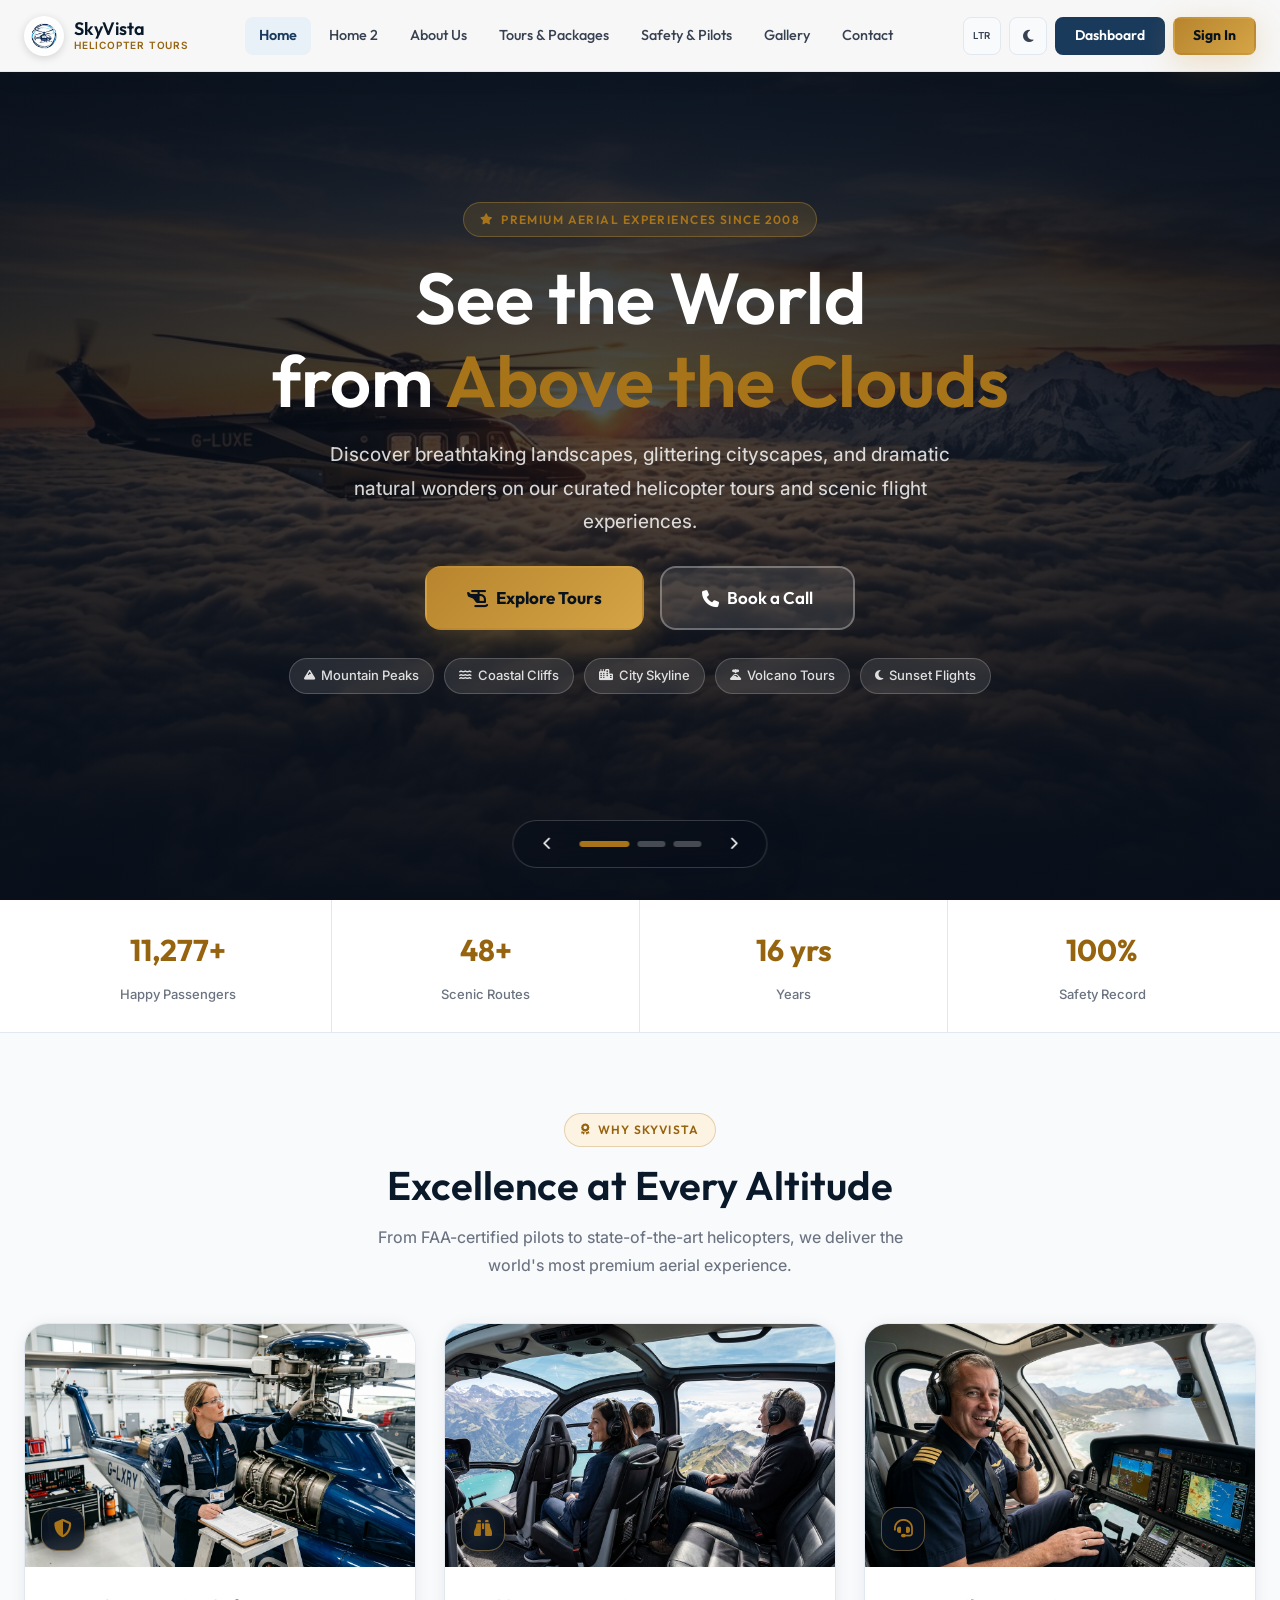
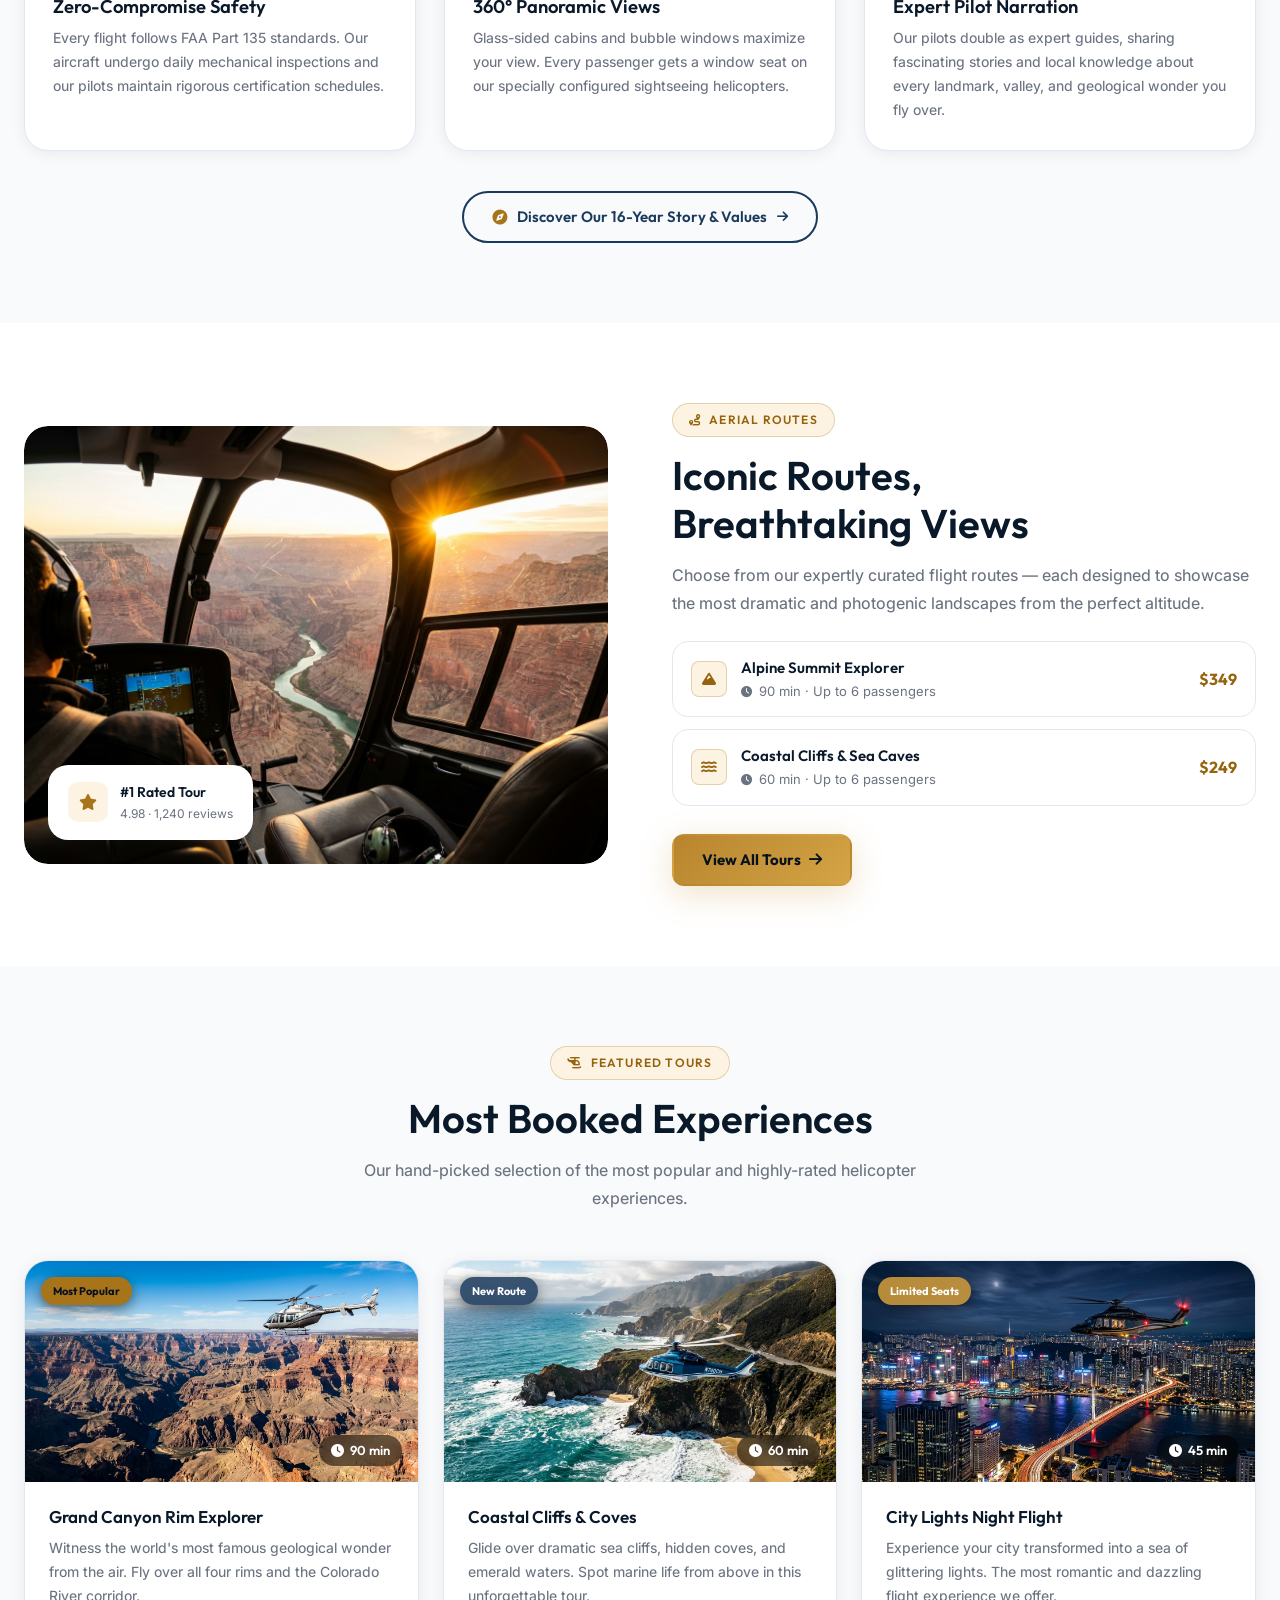
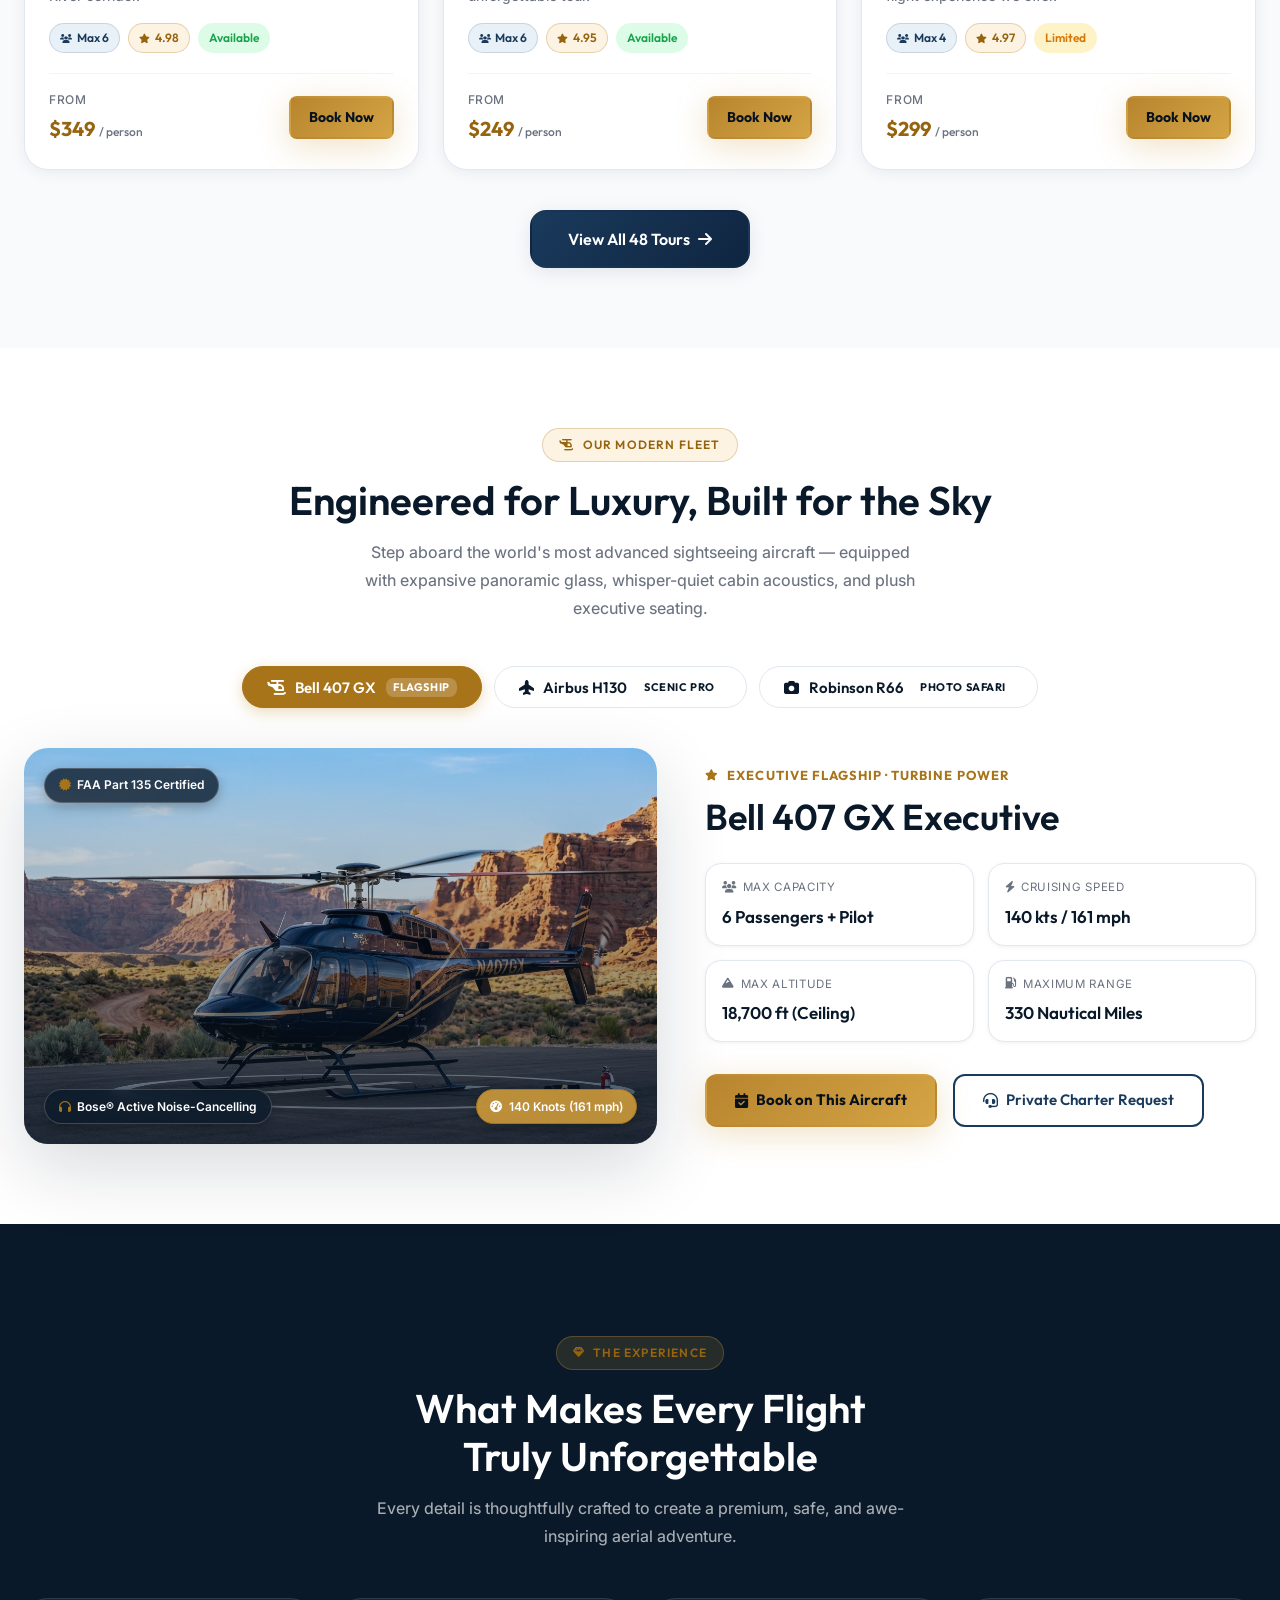
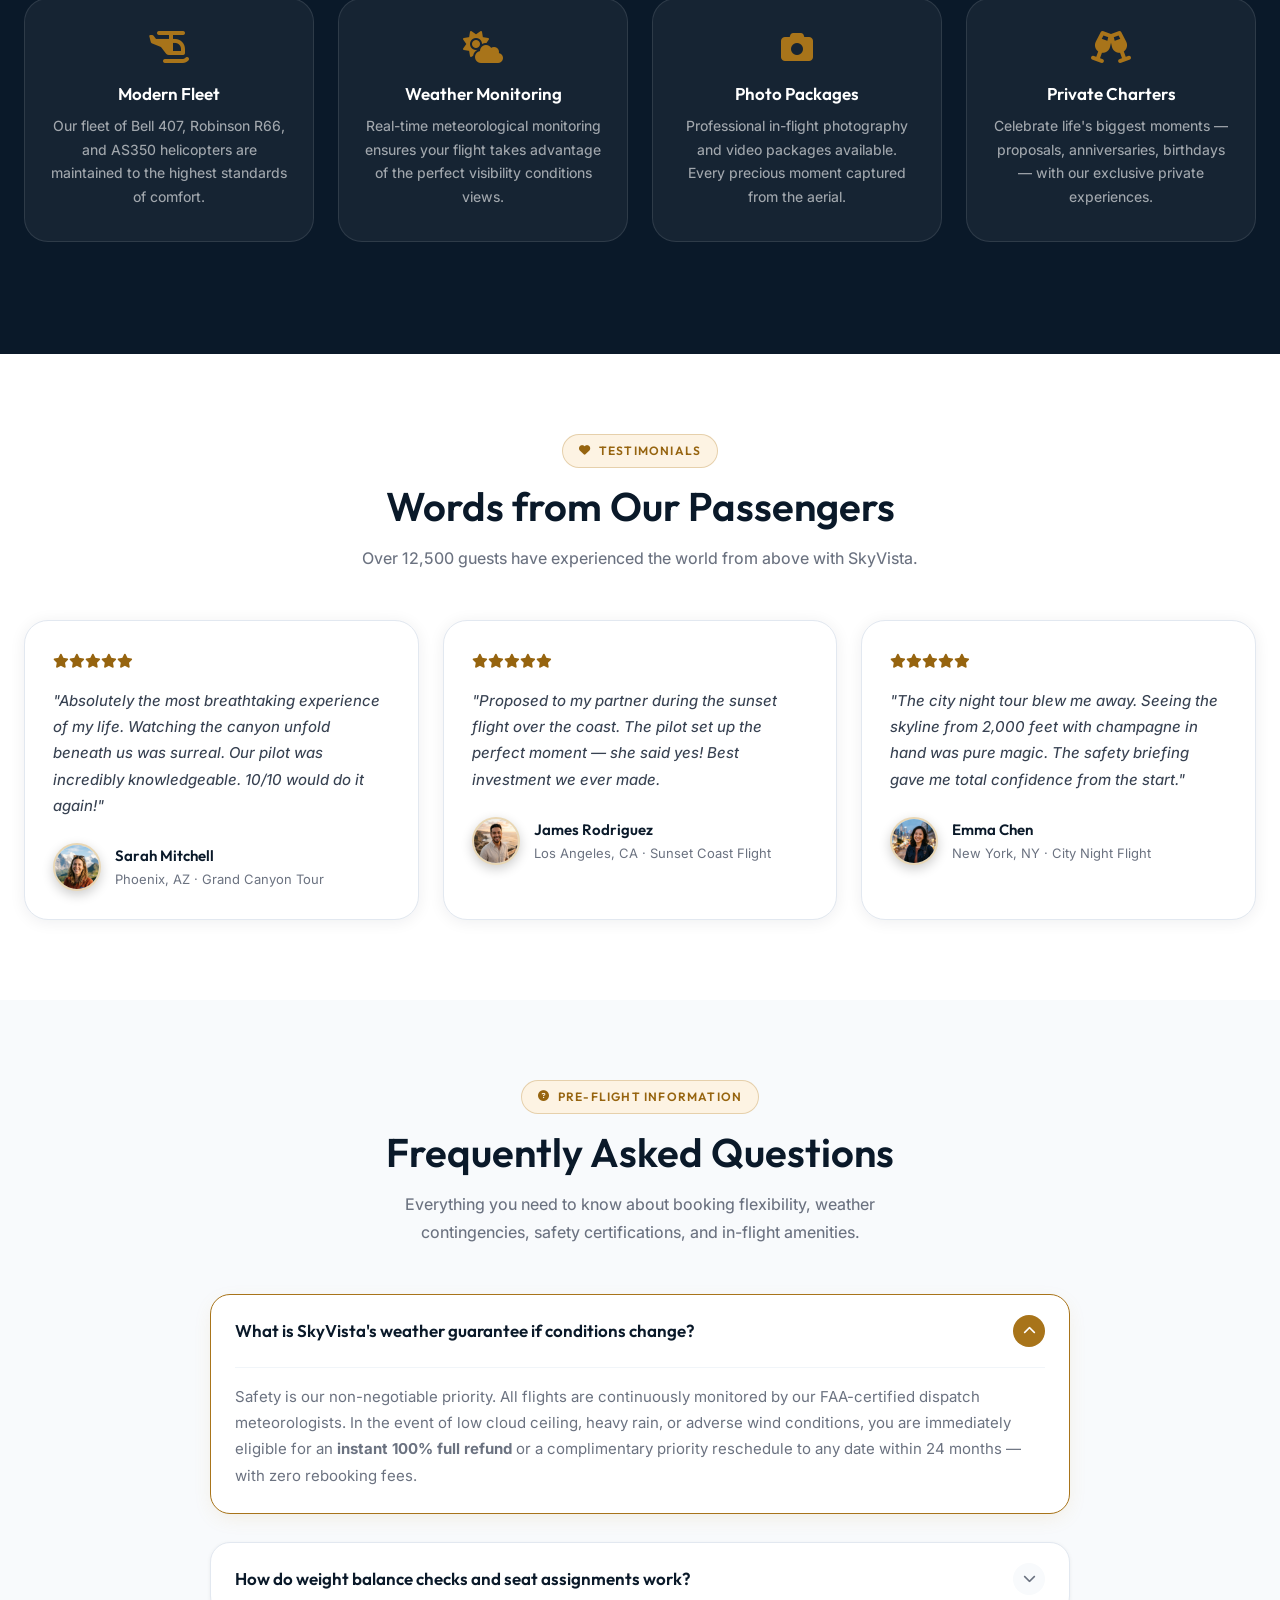
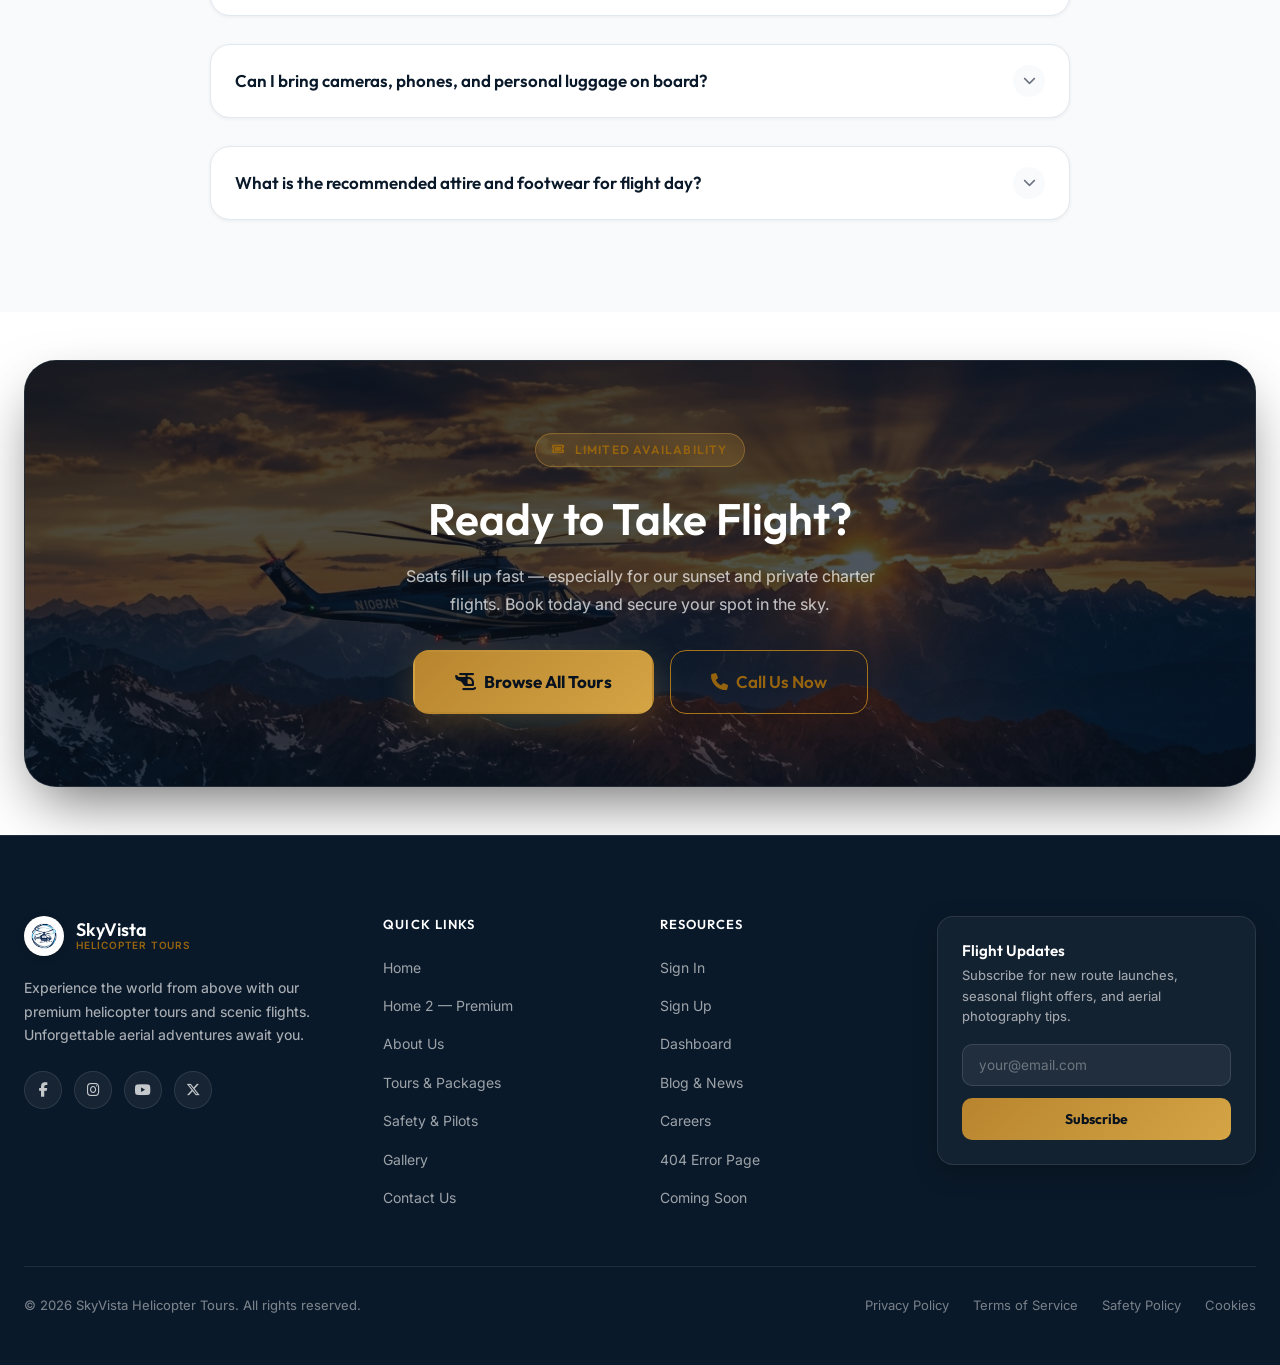
<file: index.html>
<!DOCTYPE html>
<html lang="en" id="root-html">
<head>
    <meta charset="UTF-8">
    <meta name="viewport" content="width=device-width, initial-scale=1.0">
    <meta name="description" content="SkyVista — Premium helicopter tours & scenic flights. Discover breathtaking aerial views of mountains, coastlines, cities, and more. Book your unforgettable flight today.">
    <title>SkyVista | Helicopter Tours & Scenic Flights</title>
    <link rel="icon" type="image/svg+xml" href="favicon.svg">
    <link rel="stylesheet" href="https://cdnjs.cloudflare.com/ajax/libs/font-awesome/6.5.1/css/all.min.css">
    <link rel="stylesheet" href="style.css">
    <style>
        /* ── INDEX-SPECIFIC STYLES ── */
        /* Hero (3-slide Carousel) */
        .hero-home {
            min-height: 100vh;
            position: relative;
            overflow: hidden;
            display: flex;
            align-items: center;
            justify-content: center;
            padding: 0;
            box-sizing: border-box;
        }
        .hero-home-slides {
            width: 100%;
            height: 100%;
            min-height: 100vh;
            display: grid;
            grid-template-areas: "slide";
            align-items: center;
        }
        .hero-home-slide {
            grid-area: slide;
            width: 100%;
            min-height: 100vh;
            display: flex;
            align-items: center;
            justify-content: center;
            position: relative;
            padding: calc(var(--navbar-height) + 2rem) 0 6.75rem;
            box-sizing: border-box;
            opacity: 0;
            visibility: hidden;
            pointer-events: none;
            transition: opacity 0.8s cubic-bezier(0.25, 1, 0.5, 1), visibility 0.8s;
        }
        .hero-home-slide.active {
            opacity: 1;
            visibility: visible;
            pointer-events: auto;
            z-index: 2;
        }
        .hero-home-slide .hero-bg {
            position: absolute; inset: 0;
            width: 100%; height: 100%;
            object-fit: cover; object-position: center;
            transform: scale(1.05);
            transition: transform 6s cubic-bezier(0.16, 1, 0.3, 1);
        }
        .hero-home-slide.active .hero-bg {
            transform: scale(1);
        }
        .hero-home-slide .hero-overlay {
            position: absolute; inset: 0;
            background: radial-gradient(ellipse at center, rgba(8,15,26,0.58) 0%, rgba(8,15,26,0.85) 100%),
                        linear-gradient(to bottom, rgba(8,15,26,0.6) 0%, rgba(8,15,26,0.25) 50%, rgba(8,15,26,0.88) 100%);
        }
        .hero-home-content {
            position: relative; z-index: 2;
            padding: 0 var(--site-gutter);
            width: 100%;
            max-width: 880px;
            margin: 0 auto;
            text-align: center;
            display: flex;
            flex-direction: column;
            align-items: center;
        }
        .hero-badge {
            display: inline-flex; align-items: center; gap: 0.5rem;
            font-family: var(--font-heading); font-size: 0.75rem; font-weight: 600;
            text-transform: uppercase; letter-spacing: 0.12em;
            color: var(--secondary); padding: 0.4rem 1rem;
            background: rgba(201,151,58,0.15);
            border: 1px solid rgba(201,151,58,0.35);
            border-radius: var(--radius-full); margin-bottom: 1.25rem;
            backdrop-filter: blur(8px);
        }
        .hero-title {
            font-family: var(--font-heading); font-weight: 600;
            font-size: clamp(2.5rem, 6vw, 4.5rem);
            color: #fff; line-height: 1.15; margin: 0 auto 1rem;
            max-width: 820px;
            text-align: center;
        }
        .hero-title span { color: var(--secondary); }
        .hero-subtitle {
            font-size: clamp(1rem, 2vw, 1.1875rem);
            color: rgba(255,255,255,0.82); max-width: 620px;
            line-height: 1.75; margin: 0 auto 1.75rem; font-weight: 450;
            text-align: center;
        }
        .hero-ctas {
            display: flex; gap: 1rem; flex-wrap: wrap; margin-bottom: 1.75rem;
            justify-content: center;
            align-items: center;
        }
        .hero-routes {
            display: flex; flex-wrap: wrap; gap: 0.625rem;
            justify-content: center;
        }
        .hero-route-chip {
            display: inline-flex; align-items: center; gap: 0.375rem;
            font-size: 0.8125rem; font-weight: 500; padding: 0.375rem 0.875rem;
            border-radius: var(--radius-full);
            background: rgba(255,255,255,0.1);
            border: 1px solid rgba(255,255,255,0.2);
            color: rgba(255,255,255,0.85);
            backdrop-filter: blur(8px);
            transition: var(--transition-fast);
        }
        .hero-route-chip:hover { background: rgba(201,151,58,0.25); border-color: var(--secondary); color: #fff; }

        /* Slide Active Animations */
        .hero-home-slide.active .hero-badge {
            animation: fadeInUp 0.55s 0.05s ease both;
        }
        .hero-home-slide.active .hero-title {
            animation: fadeInUp 0.55s 0.15s ease both;
        }
        .hero-home-slide.active .hero-subtitle {
            animation: fadeInUp 0.55s 0.25s ease both;
        }
        .hero-home-slide.active .hero-ctas {
            animation: fadeInUp 0.55s 0.35s ease both;
        }
        .hero-home-slide.active .hero-routes {
            animation: fadeInUp 0.55s 0.45s ease both;
        }

        /* Controls */
        .hero-slider-controls {
            position: absolute;
            bottom: 2rem;
            left: 50%;
            transform: translateX(-50%);
            display: flex;
            align-items: center;
            gap: 1rem;
            z-index: 10;
            background: rgba(8, 15, 26, 0.65);
            backdrop-filter: blur(16px);
            -webkit-backdrop-filter: blur(16px);
            padding: 0.45rem 1.1rem;
            border-radius: var(--radius-full);
            border: 1px solid rgba(255, 255, 255, 0.18);
            box-shadow: var(--shadow-lg);
        }
        .hero-ctrl-btn {
            background: transparent;
            border: none;
            color: #fff;
            width: 32px;
            height: 32px;
            border-radius: 50%;
            display: flex;
            align-items: center;
            justify-content: center;
            cursor: pointer;
            font-size: 0.8125rem;
            transition: var(--transition-fast);
        }
        .hero-ctrl-btn:hover {
            background: rgba(201, 151, 58, 0.3);
            color: var(--secondary);
            transform: scale(1.1);
        }
        .hero-indicators {
            display: flex;
            align-items: center;
            gap: 0.5rem;
        }
        .hero-indicator {
            position: relative;
            width: 28px;
            height: 6px;
            border-radius: 999px;
            background: rgba(255, 255, 255, 0.25);
            border: none;
            padding: 0;
            cursor: pointer;
            overflow: hidden;
            transition: width 0.3s ease, background 0.3s ease;
        }
        .hero-indicator.active {
            width: 50px;
            background: rgba(201, 151, 58, 0.35);
        }
        .hero-indicator .hero-progress-bar {
            position: absolute;
            left: 0;
            top: 0;
            bottom: 0;
            width: 0%;
            background: var(--secondary);
            border-radius: 999px;
            pointer-events: none;
        }


        /* Stats strip below hero */
        .stats-strip {
            background: var(--bg-card); border-bottom: 1px solid var(--border-default);
            box-shadow: var(--shadow-md);
        }
        .stats-strip-inner {
            display: grid; grid-template-columns: repeat(4, 1fr);
            max-width: var(--container-max); margin: 0 auto; padding: 0 var(--site-gutter);
        }
        .stat-strip-item {
            padding: 1.625rem 1.5rem; text-align: center;
            border-right: 1px solid var(--border-default);
        }
        .stat-strip-item:last-child { border-right: none; }
        .stat-strip-val {
            font-family: var(--font-heading); font-size: 1.875rem; font-weight: 700;
            color: var(--secondary-text); display: block; margin-bottom: 0.25rem;
        }
        .stat-strip-lbl { font-size: 0.8125rem; color: var(--text-muted); font-weight: 500; }

        /* Feature strip */
        .features-strip {
            display: grid;
            grid-template-columns: repeat(3, 1fr);
            gap: 1.75rem;
            margin-top: 2.75rem;
        }
        .feature-strip-card {
            background: var(--bg-card);
            border: 1px solid var(--border-default);
            border-radius: var(--radius-2xl);
            overflow: hidden;
            display: flex;
            flex-direction: column;
            transition: var(--transition-smooth);
            box-shadow: var(--shadow-card);
        }
        .feature-strip-card:hover {
            box-shadow: 0 20px 40px -15px rgba(201, 151, 58, 0.25);
            transform: translateY(-6px);
            border-color: var(--secondary);
        }
        .feature-img-wrap {
            position: relative;
            width: 100%;
            aspect-ratio: 16/10;
            overflow: hidden;
        }
        .feature-card-img {
            width: 100%;
            height: 100%;
            object-fit: cover;
            transition: transform 0.6s cubic-bezier(0.16, 1, 0.3, 1);
        }
        .feature-strip-card:hover .feature-card-img {
            transform: scale(1.08);
        }
        .feature-icon-badge {
            position: absolute;
            bottom: 1rem;
            left: 1rem;
            width: 44px;
            height: 44px;
            border-radius: var(--radius-lg);
            background: rgba(8, 18, 32, 0.85);
            backdrop-filter: blur(8px);
            border: 1px solid rgba(232, 184, 96, 0.4);
            display: flex;
            align-items: center;
            justify-content: center;
            color: var(--secondary);
            font-size: 1.15rem;
            box-shadow: 0 4px 16px rgba(0, 0, 0, 0.4);
            z-index: 2;
        }
        .feature-card-body {
            padding: 1.75rem;
            display: flex;
            flex-direction: column;
            flex-grow: 1;
        }

        /* Routes highlight section (split layout) */
        .route-highlight {
            display: grid; grid-template-columns: 1fr 1fr; gap: 4rem; align-items: center;
        }
        .route-highlight-img {
            position: relative; border-radius: var(--radius-2xl); overflow: hidden;
        }
        .route-highlight-img img {
            width: 100%; aspect-ratio: 4/3; object-fit: cover;
            border-radius: var(--radius-2xl);
        }
        .route-highlight-badge {
            position: absolute; bottom: 1.5rem; left: 1.5rem;
            background: var(--bg-card); border-radius: var(--radius-xl);
            padding: 1rem 1.25rem; box-shadow: var(--shadow-lg);
            display: flex; align-items: center; gap: 0.75rem;
        }
        .route-list { display: flex; flex-direction: column; gap: 0.75rem; margin-top: 1.5rem; }
        .route-item {
            display: flex; align-items: center; gap: 0.875rem;
            padding: 0.875rem 1.125rem; border-radius: var(--radius-lg);
            background: var(--bg-card); border: 1px solid var(--border-default);
            transition: var(--transition-fast); cursor: pointer;
        }
        .route-item:hover { border-color: var(--secondary); background: var(--secondary-light); }
        .dark .route-item:hover { background: rgba(232,184,96,0.08); }
        .route-item-icon {
            width: 36px; height: 36px; border-radius: var(--radius-sm);
            background: var(--secondary-light); color: var(--secondary-text);
            border: 1px solid var(--secondary-glow);
            display: flex; align-items: center; justify-content: center; font-size: 0.875rem;
            flex-shrink: 0;
        }
        .dark .route-item-icon { background: var(--secondary-light); color: var(--secondary-text); }
        .route-item-info { flex: 1; }
        .route-item-name { font-family: var(--font-heading); font-size: 0.9375rem; font-weight: 600; color: var(--text-heading); }
        .route-item-dur { font-size: 0.8125rem; color: var(--text-muted); }
        .route-item-price { font-family: var(--font-heading); font-weight: 700; color: var(--secondary-text); font-size: 1rem; }

        /* Experience section (dark bg) */
        .section-dark {
            background: var(--primary-dark); color: #fff;
        }
        .dark .section-dark { background: #050C16; }
        .experience-grid {
            display: grid; grid-template-columns: repeat(4, 1fr); gap: 1.5rem; margin-top: 3rem;
        }
        .exp-card {
            background: rgba(255,255,255,0.05); border: 1px solid rgba(255,255,255,0.1);
            border-radius: var(--radius-2xl); padding: 2rem 1.5rem; text-align: center;
            transition: var(--transition-smooth);
        }
        .exp-card:hover { background: rgba(201,151,58,0.12); border-color: rgba(201,151,58,0.3); transform: translateY(-4px); }
        .exp-icon { font-size: 2rem; color: var(--secondary); margin-bottom: 1.25rem; display: block; }
        .exp-title { font-family: var(--font-heading); font-size: 1.0625rem; font-weight: 600; color: #fff; margin-bottom: 0.625rem; }
        .exp-text { font-size: 0.875rem; color: rgba(255,255,255,0.6); line-height: 1.7; }

        /* Testimonial section */
        .testimonial-grid { display: grid; grid-template-columns: repeat(3, 1fr); gap: 1.5rem; }
        .testimonial-card {
            background: var(--bg-card); border: 1px solid var(--border-default);
            border-radius: var(--radius-2xl); padding: 1.75rem;
            box-shadow: var(--shadow-card); transition: var(--transition-smooth);
        }
        .testimonial-card:hover { box-shadow: var(--shadow-card-hover); transform: translateY(-3px); }
        .testimonial-stars { color: var(--secondary-text); font-size: 0.875rem; margin-bottom: 1rem; }
        .testimonial-text {
            font-size: 0.9375rem; color: var(--text-body); line-height: 1.75;
            margin-bottom: 1.5rem; font-style: italic;
        }
        .testimonial-author { display: flex; align-items: center; gap: 0.875rem; }
        .testimonial-avatar {
            width: 48px; height: 48px; border-radius: 50%; object-fit: cover; object-position: center;
            background: var(--primary-light); flex-shrink: 0;
            display: flex; align-items: center; justify-content: center;
            font-family: var(--font-heading); font-size: 1rem; font-weight: 600; color: var(--primary);
            border: 2px solid rgba(232, 184, 96, 0.45);
            box-shadow: 0 4px 12px rgba(0, 0, 0, 0.2);
        }
        .testimonial-name { font-family: var(--font-heading); font-size: 0.9375rem; font-weight: 600; color: var(--text-heading); }
        .testimonial-loc { font-size: 0.8125rem; color: var(--text-muted); }

        /* CTA Banner */
        .cta-banner {
            background: #08121e;
            border-radius: var(--radius-3xl);
            padding: 4.5rem 3rem;
            text-align: center;
            position: relative;
            overflow: hidden;
            border: 1px solid rgba(255, 255, 255, 0.1);
            box-shadow: 0 25px 60px -15px rgba(0, 0, 0, 0.6);
        }
        .cta-banner::before {
            content: '';
            position: absolute;
            inset: 0;
            background: linear-gradient(180deg, rgba(8, 18, 30, 0.72) 0%, rgba(8, 18, 30, 0.6) 100%),
                        url("assets/images/cta-banner-flight.jpg") center/cover no-repeat;
            opacity: 0.85;
        }
        .cta-banner-content { position: relative; z-index: 1; }
        .cta-banner h2 { font-family: var(--font-heading); font-size: clamp(1.75rem, 4vw, 2.75rem); font-weight: 600; color: #fff; margin-bottom: 1rem; }
        .cta-banner p { color: rgba(255,255,255,0.7); font-size: 1rem; max-width: 520px; margin: 0 auto 2rem; line-height: 1.75; }
        .cta-banner-btns { display: flex; gap: 1rem; justify-content: center; flex-wrap: wrap; }

        /* Filter tabs */
        .filter-tabs { display: flex; gap: 0.5rem; flex-wrap: wrap; justify-content: center; margin-bottom: 2.5rem; }
        .filter-tab {
            font-family: var(--font-heading); font-size: 0.875rem; font-weight: 600;
            padding: 0.5rem 1.25rem; border-radius: var(--radius-full);
            border: 1.5px solid var(--border-default); background: var(--bg-card);
            color: var(--text-body); cursor: pointer; transition: var(--transition-fast);
        }
        .filter-tab:hover { border-color: var(--secondary); color: var(--secondary); }
        .filter-tab.active { background: var(--secondary); border-color: var(--secondary); color: #fff; }

        /* ── FLEET SHOWCASE SECTION ── */
        .fleet-tabs {
            display: flex;
            gap: 0.75rem;
            justify-content: center;
            flex-wrap: wrap;
            margin-top: 2.75rem;
            margin-bottom: 2.5rem;
        }
        .fleet-tab-btn {
            font-family: var(--font-heading);
            font-size: 0.9375rem;
            font-weight: 600;
            padding: 0.65rem 1.5rem;
            border-radius: var(--radius-full);
            border: 1.5px solid var(--border-default);
            background: var(--bg-card);
            color: var(--text-heading);
            cursor: pointer;
            transition: var(--transition-fast);
            display: inline-flex;
            align-items: center;
            gap: 0.6rem;
        }
        .fleet-tab-btn:hover {
            border-color: var(--secondary);
            color: var(--secondary);
            transform: translateY(-1px);
        }
        .fleet-tab-btn.active {
            background: var(--secondary);
            border-color: var(--secondary);
            color: #fff;
            box-shadow: 0 4px 14px rgba(201, 151, 58, 0.35);
        }
        .fleet-tab-badge {
            font-size: 0.6875rem;
            text-transform: uppercase;
            letter-spacing: 0.05em;
            padding: 0.15rem 0.45rem;
            border-radius: var(--radius-sm);
            background: rgba(255,255,255,0.2);
            font-weight: 700;
        }
        .fleet-panel {
            display: none;
            opacity: 0;
            transform: translateY(12px);
            transition: opacity 0.4s ease, transform 0.4s ease;
        }
        .fleet-panel.active {
            display: grid;
            grid-template-columns: 1.15fr 1fr;
            gap: 3rem;
            align-items: center;
            opacity: 1;
            transform: translateY(0);
        }
        .fleet-img-wrap {
            position: relative;
            border-radius: var(--radius-2xl);
            overflow: hidden;
            box-shadow: var(--shadow-xl);
            aspect-ratio: 16/10;
            background: var(--bg-card);
        }
        .fleet-img-wrap img {
            width: 100%;
            height: 100%;
            object-fit: cover;
            display: block;
            transition: transform 0.6s cubic-bezier(0.16, 1, 0.3, 1);
        }
        .fleet-img-wrap:hover img {
            transform: scale(1.04);
        }
        .fleet-img-overlay {
            position: absolute;
            inset: 0;
            background: linear-gradient(180deg, rgba(10,25,41,0.05) 0%, rgba(10,25,41,0.65) 100%);
            pointer-events: none;
        }
        .fleet-chip {
            position: absolute;
            background: rgba(10, 25, 41, 0.78);
            border: 1px solid rgba(255, 255, 255, 0.2);
            backdrop-filter: blur(8px);
            -webkit-backdrop-filter: blur(8px);
            color: #fff;
            padding: 0.4rem 0.85rem;
            border-radius: var(--radius-full);
            font-size: 0.75rem;
            font-weight: 600;
            display: inline-flex;
            align-items: center;
            gap: 0.4rem;
            box-shadow: 0 4px 12px rgba(0,0,0,0.25);
            z-index: 2;
        }
        .fleet-chip-top { top: 1.25rem; left: 1.25rem; }
        .fleet-chip-bottom { bottom: 1.25rem; left: 1.25rem; }
        .fleet-chip-speed { bottom: 1.25rem; right: 1.25rem; background: rgba(201, 151, 58, 0.92); border-color: var(--secondary); }
        [dir="rtl"] .fleet-chip-top { left: auto; right: 1.25rem; }
        [dir="rtl"] .fleet-chip-bottom { left: auto; right: 1.25rem; }
        [dir="rtl"] .fleet-chip-speed { right: auto; left: 1.25rem; }

        .fleet-content {
            display: flex;
            flex-direction: column;
        }
        .fleet-designation {
            display: inline-flex;
            align-items: center;
            gap: 0.5rem;
            font-family: var(--font-heading);
            font-size: 0.8125rem;
            font-weight: 700;
            text-transform: uppercase;
            letter-spacing: 0.08em;
            color: var(--secondary);
            margin-bottom: 0.5rem;
        }
        .fleet-title {
            font-family: var(--font-heading);
            font-size: clamp(1.75rem, 3vw, 2.25rem);
            font-weight: 600;
            color: var(--text-heading);
            line-height: 1.25;
            margin-bottom: 1.5rem;
        }
        .fleet-desc {
            font-size: 0.9375rem;
            color: var(--text-muted);
            line-height: 1.7;
            margin-bottom: 1.5rem;
        }
        .fleet-features-pills {
            display: flex;
            flex-wrap: wrap;
            gap: 0.5rem;
            margin-bottom: 1.75rem;
        }
        .fleet-pill {
            display: inline-flex;
            align-items: center;
            gap: 0.4rem;
            font-size: 0.78125rem;
            font-weight: 600;
            padding: 0.35rem 0.75rem;
            border-radius: var(--radius-full);
            background: var(--bg-surface);
            border: 1px solid var(--border-default);
            color: var(--text-body);
        }
        .fleet-specs-grid {
            display: grid;
            grid-template-columns: repeat(2, 1fr);
            gap: 0.875rem;
            margin-bottom: 2rem;
        }
        .fleet-spec-card {
            background: var(--bg-card);
            border: 1px solid var(--border-default);
            border-radius: var(--radius-lg);
            padding: 0.875rem 1rem;
            box-shadow: var(--shadow-sm);
        }
        .fleet-spec-label {
            font-size: 0.71875rem;
            color: var(--text-muted);
            text-transform: uppercase;
            letter-spacing: 0.06em;
            display: flex;
            align-items: center;
            gap: 0.35rem;
            margin-bottom: 0.35rem;
        }
        .fleet-spec-val {
            font-family: var(--font-heading);
            font-size: 1.0625rem;
            font-weight: 600;
            color: var(--text-heading);
        }
        .fleet-actions {
            display: flex;
            gap: 1rem;
            flex-wrap: wrap;
        }

        /* ── PASSENGER FAQ SECTION ── */
        .faq-filter-tabs {
            display: flex;
            gap: 0.5rem;
            justify-content: center;
            flex-wrap: wrap;
            margin-bottom: 2.5rem;
        }
        .faq-tab-btn {
            font-family: var(--font-heading);
            font-size: 0.875rem;
            font-weight: 600;
            padding: 0.45rem 1.15rem;
            border-radius: var(--radius-full);
            border: 1.5px solid var(--border-default);
            background: var(--bg-card);
            color: var(--text-body);
            cursor: pointer;
            transition: var(--transition-fast);
        }
        .faq-tab-btn:hover {
            border-color: var(--secondary);
            color: var(--secondary);
        }
        .faq-tab-btn.active {
            background: var(--secondary);
            border-color: var(--secondary);
            color: #fff;
        }
        .faq-accordion-list {
            max-width: 860px;
            margin: 0 auto;
            display: flex;
            flex-direction: column;
            gap: 1rem;
        }
        .faq-item {
            background: var(--bg-card);
            border: 1px solid var(--border-default);
            border-radius: var(--radius-xl);
            overflow: hidden;
            transition: border-color var(--transition-fast), box-shadow var(--transition-fast);
            box-shadow: var(--shadow-sm);
        }
        .faq-item:hover {
            border-color: rgba(201, 151, 58, 0.4);
        }
        .faq-item.open {
            border-color: var(--secondary);
            box-shadow: 0 6px 20px -4px rgba(201, 151, 58, 0.15);
        }
        .faq-header {
            width: 100%;
            padding: 1.25rem 1.5rem;
            display: flex;
            align-items: center;
            justify-content: space-between;
            gap: 1rem;
            background: transparent;
            border: none;
            cursor: pointer;
            text-align: left;
            color: var(--text-heading);
            font-family: var(--font-heading);
            font-size: 1.0625rem;
            font-weight: 600;
            line-height: 1.35;
        }
        [dir="rtl"] .faq-header {
            text-align: right;
        }
        .faq-question-text {
            display: flex;
            align-items: center;
            gap: 0.875rem;
            flex: 1;
        }
        .faq-badge {
            font-size: 0.6875rem;
            font-weight: 700;
            text-transform: uppercase;
            letter-spacing: 0.05em;
            padding: 0.2rem 0.55rem;
            border-radius: var(--radius-full);
            background: var(--bg-surface);
            border: 1px solid var(--border-default);
            color: var(--text-muted);
            white-space: nowrap;
            flex-shrink: 0;
        }
        .faq-icon-wrap {
            width: 32px;
            height: 32px;
            border-radius: 50%;
            background: var(--bg-surface);
            display: flex;
            align-items: center;
            justify-content: center;
            color: var(--text-muted);
            font-size: 0.8125rem;
            transition: transform 0.3s cubic-bezier(0.16, 1, 0.3, 1), background 0.3s, color 0.3s;
            flex-shrink: 0;
        }
        .faq-item.open .faq-icon-wrap {
            transform: rotate(180deg);
            background: var(--secondary);
            color: #fff;
        }
        .faq-body {
            max-height: 0;
            overflow: hidden;
            transition: max-height 0.35s cubic-bezier(0.16, 1, 0.3, 1), padding 0.35s ease;
            padding: 0 1.5rem;
        }
        .faq-item.open .faq-body {
            max-height: 400px;
            padding: 0 1.5rem 1.5rem;
        }
        .faq-content-inner {
            font-size: 0.9375rem;
            color: var(--text-muted);
            line-height: 1.75;
            border-top: 1px solid var(--border-light);
            padding-top: 1rem;
        }
        .faq-concierge-card {
            max-width: 860px;
            margin: 3rem auto 0;
            background: var(--bg-surface);
            border: 1px solid var(--border-default);
            border-radius: var(--radius-2xl);
            padding: 1.5rem 2rem;
            display: flex;
            align-items: center;
            justify-content: space-between;
            gap: 1.5rem;
            flex-wrap: wrap;
        }

        /* Responsive */
        @media (max-width: 1024px) {
            .route-highlight { grid-template-columns: 1fr; gap: 2.5rem; }
            .features-strip { grid-template-columns: repeat(2, 1fr); }
            .features-strip .feature-strip-card:last-child:nth-child(odd) {
                grid-column: span 2;
                max-width: 500px;
                width: 100%;
                margin: 0 auto;
            }
            .experience-grid { grid-template-columns: repeat(2, 1fr); }
            .testimonial-grid { grid-template-columns: 1fr; }
            .stats-strip-inner { grid-template-columns: repeat(2, 1fr); }
            .stat-strip-item:nth-child(2) { border-right: none; }
            .fleet-panel.active { grid-template-columns: 1fr; gap: 2rem; }
        }
        @media (max-width: 768px) {
            .hero-home-slide { padding: calc(var(--navbar-height) + 1.5rem) 0 5.5rem; }
            .hero-slider-controls { bottom: 1.25rem; }
            .hero-ctas { flex-direction: column; align-items: center; width: 100%; max-width: 340px; margin-left: auto; margin-right: auto; }
            .hero-ctas .btn { width: 100%; justify-content: center; }
            .stats-strip-inner { grid-template-columns: repeat(2, 1fr); }
            .experience-grid { grid-template-columns: 1fr 1fr; }
            .cta-banner { padding: 2.5rem 1.5rem; border-radius: var(--radius-2xl); }
            .features-strip { grid-template-columns: 1fr; }
            .features-strip .feature-strip-card:last-child:nth-child(odd) {
                grid-column: auto;
                max-width: 100%;
                margin: 0;
            }
            .fleet-tabs { gap: 0.5rem; }
            .fleet-tab-btn { padding: 0.5rem 1rem; font-size: 0.8125rem; }
            .fleet-specs-grid { grid-template-columns: 1fr 1fr; gap: 0.625rem; }
            .fleet-actions { flex-direction: column; }
            .fleet-actions .btn { width: 100%; justify-content: center; }
            .faq-header { padding: 1rem 1.125rem; font-size: 0.9375rem; }
            .faq-body { padding: 0 1.125rem; }
            .faq-item.open .faq-body { padding: 0 1.125rem 1.125rem; }
            .faq-concierge-card { padding: 1.25rem 1rem; flex-direction: column; text-align: center; }
            .faq-concierge-card .btn { width: 100%; justify-content: center; }
        }
        @media (max-width: 576px) {
            .fleet-chip {
                font-size: 0.6875rem;
                padding: 0.3rem 0.65rem;
                max-width: calc(100% - 1.5rem);
                white-space: nowrap;
            }
            .fleet-chip-top {
                top: 0.75rem;
                left: 0.75rem;
            }
            .fleet-chip-bottom {
                bottom: 3rem;
                left: 0.75rem;
            }
            .fleet-chip-speed {
                bottom: 0.75rem;
                right: 0.75rem;
            }
            [dir="rtl"] .fleet-chip-top {
                left: auto;
                right: 0.75rem;
            }
            [dir="rtl"] .fleet-chip-bottom {
                left: auto;
                right: 0.75rem;
            }
            [dir="rtl"] .fleet-chip-speed {
                right: auto;
                left: 0.75rem;
            }
        }
        @media (max-width: 480px) {
            .hero-slider-controls { bottom: 1rem; }
            .stats-strip-inner { grid-template-columns: 1fr 1fr; }
            .experience-grid { grid-template-columns: 1fr; }
            .hero-routes { display: none; }
            .fleet-specs-grid { grid-template-columns: 1fr; }
            .faq-badge { display: none; }
        }
    </style>
</head>
<body>

<!-- NAV -->
<div id="main-nav"></div>

<!-- ════════════════════════════════════════════
     HERO SECTION
════════════════════════════════════════════ -->
<section class="hero-home" id="hero-slider" aria-label="Hero Carousel">
    <div class="hero-home-slides">
        <!-- Slide 1 -->
        <div class="hero-home-slide active" data-index="0">
            <img src="assets/images/hero-above-clouds.jpg" alt="Aerial view of helicopter soaring above the clouds at golden hour sunrise" class="hero-bg">
            <div class="hero-overlay"></div>
            <div class="hero-home-content">
                <span class="hero-badge">
                    <i class="fas fa-star" style="font-size:0.6875rem;"></i>
                    Premium Aerial Experiences Since 2008
                </span>
                <h1 class="hero-title">
                    See the World<br>from <span>Above the Clouds</span>
                </h1>
                <p class="hero-subtitle">
                    Discover breathtaking landscapes, glittering cityscapes, and dramatic natural wonders on our curated helicopter tours and scenic flight experiences.
                </p>
                <div class="hero-ctas">
                    <a href="tours.html" class="btn btn-primary btn-xl">
                        <i class="fas fa-helicopter"></i> Explore Tours
                    </a>
                    <a href="contact.html" class="btn btn-ghost btn-xl">
                        <i class="fas fa-phone"></i> Book a Call
                    </a>
                </div>
                <div class="hero-routes">
                    <a href="tours.html" class="hero-route-chip"><i class="fas fa-mountain" style="font-size:0.7rem;"></i> Mountain Peaks</a>
                    <a href="tours.html" class="hero-route-chip"><i class="fas fa-water" style="font-size:0.7rem;"></i> Coastal Cliffs</a>
                    <a href="tours.html" class="hero-route-chip"><i class="fas fa-city" style="font-size:0.7rem;"></i> City Skyline</a>
                    <a href="tours.html" class="hero-route-chip"><i class="fas fa-volcano" style="font-size:0.7rem;"></i> Volcano Tours</a>
                    <a href="tours.html" class="hero-route-chip"><i class="fas fa-moon" style="font-size:0.7rem;"></i> Sunset Flights</a>
                </div>
            </div>
        </div>

        <!-- Slide 2 -->
        <div class="hero-home-slide" data-index="1">
            <img src="assets/images/tour-canyon.jpg" alt="Aerial view of the Grand Canyon from helicopter" class="hero-bg">
            <div class="hero-overlay"></div>
            <div class="hero-home-content">
                <span class="hero-badge">
                    <i class="fas fa-compass" style="font-size:0.6875rem;"></i>
                    Legendary Natural Wonders
                </span>
                <h1 class="hero-title">
                    Descend Deep Into<br>The <span>Grand Canyon Rim</span>
                </h1>
                <p class="hero-subtitle">
                    Experience deep canyon gorges, secluded riverbanks, and dramatic rock formations with an exclusive champagne landing 4,000 feet below.
                </p>
                <div class="hero-ctas">
                    <a href="tours.html" class="btn btn-primary btn-xl">
                        <i class="fas fa-helicopter"></i> Canyon Flights
                    </a>
                    <a href="contact.html" class="btn btn-ghost btn-xl">
                        <i class="fas fa-calendar-check"></i> Check Dates
                    </a>
                </div>
                <div class="hero-routes">
                    <a href="tours.html" class="hero-route-chip"><i class="fas fa-water" style="font-size:0.7rem;"></i> Colorado River</a>
                    <a href="tours.html" class="hero-route-chip"><i class="fas fa-sun" style="font-size:0.7rem;"></i> Desert Sunsets</a>
                    <a href="tours.html" class="hero-route-chip"><i class="fas fa-champagne-glasses" style="font-size:0.7rem;"></i> Champagne Landing</a>
                    <a href="tours.html" class="hero-route-chip"><i class="fas fa-binoculars" style="font-size:0.7rem;"></i> Panoramic Rim</a>
                    <a href="tours.html" class="hero-route-chip"><i class="fas fa-crown" style="font-size:0.7rem;"></i> VIP Experience</a>
                </div>
            </div>
        </div>

        <!-- Slide 3 -->
        <div class="hero-home-slide" data-index="2">
            <img src="assets/images/helicopter-city.jpg" alt="Helicopter flying over city skyline at sunset" class="hero-bg">
            <div class="hero-overlay"></div>
            <div class="hero-home-content">
                <span class="hero-badge">
                    <i class="fas fa-city" style="font-size:0.6875rem;"></i>
                    Luxury Twilight Horizons
                </span>
                <h1 class="hero-title">
                    Fly Over Glittering<br><span>City Skylines at Dusk</span>
                </h1>
                <p class="hero-subtitle">
                    Watch the sunset ignite modern metropolitan towers and illuminated harbor waterways from an awe-inspiring birds-eye perspective.
                </p>
                <div class="hero-ctas">
                    <a href="tours.html" class="btn btn-primary btn-xl">
                        <i class="fas fa-helicopter"></i> Night Flights
                    </a>
                    <a href="contact.html" class="btn btn-ghost btn-xl">
                        <i class="fas fa-paper-plane"></i> Private Charter
                    </a>
                </div>
                <div class="hero-routes">
                    <a href="tours.html" class="hero-route-chip"><i class="fas fa-city" style="font-size:0.7rem;"></i> Downtown Lights</a>
                    <a href="tours.html" class="hero-route-chip"><i class="fas fa-ship" style="font-size:0.7rem;"></i> Harbor Cruises</a>
                    <a href="tours.html" class="hero-route-chip"><i class="fas fa-star" style="font-size:0.7rem;"></i> Twilight Flights</a>
                    <a href="tours.html" class="hero-route-chip"><i class="fas fa-building" style="font-size:0.7rem;"></i> Rooftop Helipads</a>
                    <a href="tours.html" class="hero-route-chip"><i class="fas fa-heart" style="font-size:0.7rem;"></i> Couples Special</a>
                </div>
            </div>
        </div>
    </div>

    <!-- Slider Navigation Controls -->
    <div class="hero-slider-controls">
        <button class="hero-ctrl-btn hero-ctrl-prev" onclick="prevHomeSlide()" aria-label="Previous Slide">
            <i class="fas fa-chevron-left"></i>
        </button>
        <div class="hero-indicators">
            <button class="hero-indicator active" onclick="goToHomeSlide(0)" aria-label="Slide 1">
                <span class="hero-progress-bar"></span>
            </button>
            <button class="hero-indicator" onclick="goToHomeSlide(1)" aria-label="Slide 2">
                <span class="hero-progress-bar"></span>
            </button>
            <button class="hero-indicator" onclick="goToHomeSlide(2)" aria-label="Slide 3">
                <span class="hero-progress-bar"></span>
            </button>
        </div>
        <button class="hero-ctrl-btn hero-ctrl-next" onclick="nextHomeSlide()" aria-label="Next Slide">
            <i class="fas fa-chevron-right"></i>
        </button>
    </div>
</section>

<!-- ════════════════════════════════════════════
     STATS STRIP
════════════════════════════════════════════ -->
<div class="stats-strip">
    <div class="stats-strip-inner">
        <div class="stat-strip-item">
            <span class="stat-strip-val" data-count="12500" data-suffix="+">0</span>
            <span class="stat-strip-lbl">Happy Passengers</span>
        </div>
        <div class="stat-strip-item">
            <span class="stat-strip-val" data-count="48" data-suffix="+">0</span>
            <span class="stat-strip-lbl">Scenic Routes</span>
        </div>
        <div class="stat-strip-item">
            <span class="stat-strip-val" data-count="16" data-suffix=" yrs">0</span>
            <span class="stat-strip-lbl">Years </span>
        </div>
        <div class="stat-strip-item">
            <span class="stat-strip-val" data-count="100" data-suffix="%" data-prefix="">0</span>
            <span class="stat-strip-lbl">Safety Record</span>
        </div>
    </div>
</div>

<!-- ════════════════════════════════════════════
     WHY CHOOSE US
════════════════════════════════════════════ -->
<section class="section" style="background:var(--bg-surface);">
    <div class="container">
        <div class="text-center animate-on-scroll">
            <span class="section-tag"><i class="fas fa-award" style="font-size:0.7rem;"></i> Why SkyVista</span>
            <h2 class="section-title">Excellence at Every Altitude</h2>
            <p class="section-subtitle">From FAA-certified pilots to state-of-the-art helicopters, we deliver the world's most premium aerial experience.</p>
        </div>
        <div class="features-strip">
            <div class="feature-strip-card animate-on-scroll delay-1">
                <div class="feature-img-wrap">
                    <img src="assets/images/feature-safety-inspection.jpg" alt="Zero-Compromise Safety Pre-Flight Inspection" class="feature-card-img">
                    <div class="feature-icon-badge">
                        <i class="fas fa-shield-halved"></i>
                    </div>
                </div>
                <div class="feature-card-body">
                    <h3 style="font-family:var(--font-heading);font-size:1.15rem;font-weight:600;color:var(--text-heading);margin-bottom:0.5rem;">Zero-Compromise Safety</h3>
                    <p style="font-size:0.875rem;color:var(--text-muted);line-height:1.7;">Every flight follows FAA Part 135 standards. Our aircraft undergo daily mechanical inspections and our pilots maintain rigorous certification schedules.</p>
                </div>
            </div>
            <div class="feature-strip-card animate-on-scroll delay-2">
                <div class="feature-img-wrap">
                    <img src="assets/images/feature-panoramic-cabin.jpg" alt="360° Panoramic Views Cabin Experience" class="feature-card-img">
                    <div class="feature-icon-badge">
                        <i class="fas fa-binoculars"></i>
                    </div>
                </div>
                <div class="feature-card-body">
                    <h3 style="font-family:var(--font-heading);font-size:1.15rem;font-weight:600;color:var(--text-heading);margin-bottom:0.5rem;">360° Panoramic Views</h3>
                    <p style="font-size:0.875rem;color:var(--text-muted);line-height:1.7;">Glass-sided cabins and bubble windows maximize your view. Every passenger gets a window seat on our specially configured sightseeing helicopters.</p>
                </div>
            </div>
            <div class="feature-strip-card animate-on-scroll delay-3">
                <div class="feature-img-wrap">
                    <img src="assets/images/feature-pilot-narration.jpg" alt="Expert Pilot Narration Cockpit Flight Deck" class="feature-card-img">
                    <div class="feature-icon-badge">
                        <i class="fas fa-headset"></i>
                    </div>
                </div>
                <div class="feature-card-body">
                    <h3 style="font-family:var(--font-heading);font-size:1.15rem;font-weight:600;color:var(--text-heading);margin-bottom:0.5rem;">Expert Pilot Narration</h3>
                    <p style="font-size:0.875rem;color:var(--text-muted);line-height:1.7;">Our pilots double as expert guides, sharing fascinating stories and local knowledge about every landmark, valley, and geological wonder you fly over.</p>
                </div>
            </div>
        </div>
        <div class="text-center animate-on-scroll" style="margin-top:2.5rem;">
            <a href="about.html" class="btn btn-outline" style="border-radius:var(--radius-full);padding:0.75rem 1.75rem;font-weight:600;display:inline-flex;align-items:center;gap:0.6rem;">
                <i class="fas fa-compass" style="color:var(--secondary);"></i> Discover Our 16-Year Story &amp; Values <i class="fas fa-arrow-right" style="font-size:0.85em;"></i>
            </a>
        </div>
    </div>
</section>

<!-- ════════════════════════════════════════════
     AERIAL ROUTE HIGHLIGHTS
════════════════════════════════════════════ -->
<section class="section">
    <div class="container">
        <div class="route-highlight">
            <div class="route-highlight-img animate-on-scroll">
                <img src="assets/images/route-highlight-canyon.jpg" alt="Grand Canyon aerial helicopter cockpit view">
                <div class="route-highlight-badge">
                    <div style="width:40px;height:40px;border-radius:10px;background:var(--secondary-light);display:flex;align-items:center;justify-content:center;color:var(--secondary);font-size:1rem;flex-shrink:0;">
                        <i class="fas fa-star"></i>
                    </div>
                    <div>
                        <div style="font-family:var(--font-heading);font-size:0.875rem;font-weight:600;color:var(--text-heading);">#1 Rated Tour</div>
                        <div style="font-size:0.75rem;color:var(--text-muted);">4.98 · 1,240 reviews</div>
                    </div>
                </div>
            </div>
            <div class="animate-on-scroll delay-2">
                <span class="section-tag"><i class="fas fa-route" style="font-size:0.7rem;"></i> Aerial Routes</span>
                <h2 class="section-title">Iconic Routes,<br>Breathtaking Views</h2>
                <p style="font-size:1rem;color:var(--text-muted);line-height:1.75;margin-bottom:1.5rem;">Choose from our expertly curated flight routes — each designed to showcase the most dramatic and photogenic landscapes from the perfect altitude.</p>
                <div class="route-list">
                    <div class="route-item">
                        <div class="route-item-icon"><i class="fas fa-mountain"></i></div>
                        <div class="route-item-info">
                            <div class="route-item-name">Alpine Summit Explorer</div>
                            <div class="route-item-dur"><i class="fas fa-clock" style="font-size:0.7rem;margin-right:3px;"></i> 90 min · Up to 6 passengers</div>
                        </div>
                        <div class="route-item-price">$349</div>
                    </div>
                    <div class="route-item">
                        <div class="route-item-icon"><i class="fas fa-water"></i></div>
                        <div class="route-item-info">
                            <div class="route-item-name">Coastal Cliffs & Sea Caves</div>
                            <div class="route-item-dur"><i class="fas fa-clock" style="font-size:0.7rem;margin-right:3px;"></i> 60 min · Up to 6 passengers</div>
                        </div>
                        <div class="route-item-price">$249</div>
                    </div>
                </div>
                <a href="tours.html" class="btn btn-primary" style="margin-top:1.75rem;">
                    View All Tours <i class="fas fa-arrow-right"></i>
                </a>
            </div>
        </div>
    </div>
</section>

<!-- ════════════════════════════════════════════
     FEATURED TOURS
════════════════════════════════════════════ -->
<section class="section" style="background:var(--bg-surface);">
    <div class="container">
        <div class="text-center animate-on-scroll">
            <span class="section-tag"><i class="fas fa-helicopter" style="font-size:0.7rem;"></i> Featured Tours</span>
            <h2 class="section-title">Most Booked Experiences</h2>
            <p class="section-subtitle">Our hand-picked selection of the most popular and highly-rated helicopter experiences.</p>
        </div>
        <div class="grid-3" style="margin-top:3rem;">
            <div class="tour-card filterable-card animate-on-scroll delay-1" data-category="mountain">
                <div class="tour-card-img-wrap">
                    <img src="assets/images/tour-card-canyon.jpg" alt="Grand Canyon Tour" class="tour-card-img">
                    <span class="tour-card-badge tour-card-badge-popular">Most Popular</span>
                    <span class="tour-card-duration"><i class="fas fa-clock"></i> 90 min</span>
                </div>
                <div class="tour-card-body">
                    <h3 class="tour-card-title">Grand Canyon Rim Explorer</h3>
                    <p class="tour-card-desc">Witness the world's most famous geological wonder from the air. Fly over all four rims and the Colorado River corridor.</p>
                    <div style="display:flex;flex-wrap:wrap;gap:0.5rem;margin-bottom:1.25rem;">
                        <span class="badge badge-primary"><i class="fas fa-users" style="font-size:0.6rem;"></i> Max 6</span>
                        <span class="badge badge-gold"><i class="fas fa-star" style="font-size:0.6rem;"></i> 4.98</span>
                        <span class="badge badge-success">Available</span>
                    </div>
                    <div class="tour-card-meta">
                        <div class="tour-price">
                            <span class="tour-price-from">From</span>
                            <span class="tour-price-value">$349 <span class="tour-price-per">/ person</span></span>
                        </div>
                        <a href="tours.html" class="btn btn-primary btn-sm">Book Now</a>
                    </div>
                </div>
            </div>

            <div class="tour-card filterable-card animate-on-scroll delay-2" data-category="coastal">
                <div class="tour-card-img-wrap">
                    <img src="assets/images/tour-card-coastal.jpg" alt="Coastal Cliffs Tour" class="tour-card-img">
                    <span class="tour-card-badge" style="background:rgba(26,58,92,0.85);color:#fff;backdrop-filter:blur(8px);">New Route</span>
                    <span class="tour-card-duration"><i class="fas fa-clock"></i> 60 min</span>
                </div>
                <div class="tour-card-body">
                    <h3 class="tour-card-title">Coastal Cliffs & Coves</h3>
                    <p class="tour-card-desc">Glide over dramatic sea cliffs, hidden coves, and emerald waters. Spot marine life from above in this unforgettable tour.</p>
                    <div style="display:flex;flex-wrap:wrap;gap:0.5rem;margin-bottom:1.25rem;">
                        <span class="badge badge-primary"><i class="fas fa-users" style="font-size:0.6rem;"></i> Max 6</span>
                        <span class="badge badge-gold"><i class="fas fa-star" style="font-size:0.6rem;"></i> 4.95</span>
                        <span class="badge badge-success">Available</span>
                    </div>
                    <div class="tour-card-meta">
                        <div class="tour-price">
                            <span class="tour-price-from">From</span>
                            <span class="tour-price-value">$249 <span class="tour-price-per">/ person</span></span>
                        </div>
                        <a href="tours.html" class="btn btn-primary btn-sm">Book Now</a>
                    </div>
                </div>
            </div>

            <div class="tour-card filterable-card animate-on-scroll delay-3" data-category="city">
                <div class="tour-card-img-wrap">
                    <img src="assets/images/tour-card-citynight.jpg" alt="City Night Flight" class="tour-card-img">
                    <span class="tour-card-badge" style="background:rgba(201,151,58,0.9);color:#fff;">Limited Seats</span>
                    <span class="tour-card-duration"><i class="fas fa-clock"></i> 45 min</span>
                </div>
                <div class="tour-card-body">
                    <h3 class="tour-card-title">City Lights Night Flight</h3>
                    <p class="tour-card-desc">Experience your city transformed into a sea of glittering lights. The most romantic and dazzling flight experience we offer.</p>
                    <div style="display:flex;flex-wrap:wrap;gap:0.5rem;margin-bottom:1.25rem;">
                        <span class="badge badge-primary"><i class="fas fa-users" style="font-size:0.6rem;"></i> Max 4</span>
                        <span class="badge badge-gold"><i class="fas fa-star" style="font-size:0.6rem;"></i> 4.97</span>
                        <span class="badge badge-warning">Limited</span>
                    </div>
                    <div class="tour-card-meta">
                        <div class="tour-price">
                            <span class="tour-price-from">From</span>
                            <span class="tour-price-value">$299 <span class="tour-price-per">/ person</span></span>
                        </div>
                        <a href="tours.html" class="btn btn-primary btn-sm">Book Now</a>
                    </div>
                </div>
            </div>
        </div>
        <div style="text-align:center;margin-top:2.5rem;">
            <a href="tours.html" class="btn btn-secondary btn-lg">View All 48 Tours <i class="fas fa-arrow-right"></i></a>
        </div>
    </div>
</section>

<!-- ════════════════════════════════════════════
     MODERN FLEET SHOWCASE
════════════════════════════════════════════ -->
<section class="section" id="section-fleet">
    <div class="container">
        <div class="text-center animate-on-scroll">
            <span class="section-tag"><i class="fas fa-helicopter" style="font-size:0.7rem;"></i> Our Modern Fleet</span>
            <h2 class="section-title">Engineered for Luxury, Built for the Sky</h2>
            <p class="section-subtitle">Step aboard the world's most advanced sightseeing aircraft — equipped with expansive panoramic glass, whisper-quiet cabin acoustics, and plush executive seating.</p>
        </div>

        <!-- Aircraft Selection Tabs -->
        <div class="fleet-tabs animate-on-scroll delay-1">
            <button class="fleet-tab-btn active" onclick="switchFleetTab('bell407', this)" aria-selected="true">
                <i class="fas fa-helicopter"></i> Bell 407 GX <span class="fleet-tab-badge">Flagship</span>
            </button>
            <button class="fleet-tab-btn" onclick="switchFleetTab('h130', this)" aria-selected="false">
                <i class="fas fa-plane-up"></i> Airbus H130 <span class="fleet-tab-badge">Scenic Pro</span>
            </button>
            <button class="fleet-tab-btn" onclick="switchFleetTab('r66', this)" aria-selected="false">
                <i class="fas fa-camera"></i> Robinson R66 <span class="fleet-tab-badge">Photo Safari</span>
            </button>
        </div>

        <!-- Panel 1: Bell 407 GX -->
        <div class="fleet-panel active" id="fleet-bell407">
            <div class="fleet-img-wrap animate-on-scroll delay-1">
                <img src="assets/images/fleet-bell407-executive.jpg" alt="Bell 407 GX Executive Helicopter">
                <div class="fleet-img-overlay"></div>
                <div class="fleet-chip fleet-chip-top">
                    <i class="fas fa-certificate" style="color:var(--secondary);"></i> FAA Part 135 Certified
                </div>
                <div class="fleet-chip fleet-chip-bottom">
                    <i class="fas fa-headphones" style="color:var(--secondary);"></i> Bose® Active Noise-Cancelling
                </div>
                <div class="fleet-chip fleet-chip-speed">
                    <i class="fas fa-gauge-high"></i> 140 Knots (161 mph)
                </div>
            </div>
            <div class="fleet-content animate-on-scroll delay-2">
                <div class="fleet-designation">
                    <i class="fas fa-star" style="font-size:0.7rem;"></i> Executive Flagship · Turbine Power
                </div>
                <h3 class="fleet-title">Bell 407 GX Executive</h3>
                <div class="fleet-specs-grid">
                    <div class="fleet-spec-card">
                        <span class="fleet-spec-label"><i class="fas fa-users"></i> Max Capacity</span>
                        <div class="fleet-spec-val">6 Passengers + Pilot</div>
                    </div>
                    <div class="fleet-spec-card">
                        <span class="fleet-spec-label"><i class="fas fa-bolt"></i> Cruising Speed</span>
                        <div class="fleet-spec-val">140 kts / 161 mph</div>
                    </div>
                    <div class="fleet-spec-card">
                        <span class="fleet-spec-label"><i class="fas fa-mountain"></i> Max Altitude</span>
                        <div class="fleet-spec-val">18,700 ft (Ceiling)</div>
                    </div>
                    <div class="fleet-spec-card">
                        <span class="fleet-spec-label"><i class="fas fa-gas-pump"></i> Maximum Range</span>
                        <div class="fleet-spec-val">330 Nautical Miles</div>
                    </div>
                </div>
                <div class="fleet-actions">
                    <a href="tours.html" class="btn btn-primary"><i class="fas fa-calendar-check"></i> Book on This Aircraft</a>
                    <a href="contact.html" class="btn btn-outline"><i class="fas fa-headset"></i> Private Charter Request</a>
                </div>
            </div>
        </div>

        <!-- Panel 2: Airbus H130 EcoStar -->
        <div class="fleet-panel" id="fleet-h130">
            <div class="fleet-img-wrap">
                <img src="assets/images/fleet-h130-ecostar.jpg" alt="Airbus H130 EcoStar Helicopter">
                <div class="fleet-img-overlay"></div>
                <div class="fleet-chip fleet-chip-top">
                    <i class="fas fa-volume-xmark" style="color:#4ADE80;"></i> Quietest Sightseeing Aircraft
                </div>
                <div class="fleet-chip fleet-chip-bottom">
                    <i class="fas fa-fan" style="color:var(--secondary);"></i> Fenestron® Shrouded Tail Rotor
                </div>
                <div class="fleet-chip fleet-chip-speed">
                    <i class="fas fa-gauge-high"></i> 130 Knots (150 mph)
                </div>
            </div>
            <div class="fleet-content">
                <div class="fleet-designation">
                    <i class="fas fa-trophy" style="font-size:0.7rem;"></i> Panoramic Specialist · Eco-Friendly
                </div>
                <h3 class="fleet-title">Airbus H130 EcoStar</h3>
                <div class="fleet-specs-grid">
                    <div class="fleet-spec-card">
                        <span class="fleet-spec-label"><i class="fas fa-users"></i> Max Capacity</span>
                        <div class="fleet-spec-val">7 Passengers + Pilot</div>
                    </div>
                    <div class="fleet-spec-card">
                        <span class="fleet-spec-label"><i class="fas fa-bolt"></i> Cruising Speed</span>
                        <div class="fleet-spec-val">130 kts / 150 mph</div>
                    </div>
                    <div class="fleet-spec-card">
                        <span class="fleet-spec-label"><i class="fas fa-mountain"></i> Max Altitude</span>
                        <div class="fleet-spec-val">15,655 ft (Ceiling)</div>
                    </div>
                    <div class="fleet-spec-card">
                        <span class="fleet-spec-label"><i class="fas fa-gas-pump"></i> Maximum Range</span>
                        <div class="fleet-spec-val">347 Nautical Miles</div>
                    </div>
                </div>
                <div class="fleet-actions">
                    <a href="tours.html" class="btn btn-primary"><i class="fas fa-calendar-check"></i> Book on This Aircraft</a>
                    <a href="contact.html" class="btn btn-outline"><i class="fas fa-headset"></i> Private Charter Request</a>
                </div>
            </div>
        </div>

        <!-- Panel 3: Robinson R66 Turbine -->
        <div class="fleet-panel" id="fleet-r66">
            <div class="fleet-img-wrap">
                <img src="assets/images/fleet-robinson-r66.jpg" alt="Robinson R66 Turbine Helicopter">
                <div class="fleet-img-overlay"></div>
                <div class="fleet-chip fleet-chip-top">
                    <i class="fas fa-camera-retro" style="color:var(--secondary);"></i> Open-Lens Photography Specialist
                </div>
                <div class="fleet-chip fleet-chip-bottom">
                    <i class="fas fa-plane-circle-check" style="color:#4ADE80;"></i> Rolls-Royce RR300 Engine
                </div>
                <div class="fleet-chip fleet-chip-speed">
                    <i class="fas fa-gauge-high"></i> 120 Knots (138 mph)
                </div>
            </div>
            <div class="fleet-content">
                <div class="fleet-designation">
                    <i class="fas fa-feather-pointed" style="font-size:0.7rem;"></i> Agile Aerial Cruiser · Safari Ready
                </div>
                <h3 class="fleet-title">Robinson R66 Turbine</h3>
                <div class="fleet-specs-grid">
                    <div class="fleet-spec-card">
                        <span class="fleet-spec-label"><i class="fas fa-users"></i> Max Capacity</span>
                        <div class="fleet-spec-val">4 Passengers + Pilot</div>
                    </div>
                    <div class="fleet-spec-card">
                        <span class="fleet-spec-label"><i class="fas fa-bolt"></i> Cruising Speed</span>
                        <div class="fleet-spec-val">120 kts / 138 mph</div>
                    </div>
                    <div class="fleet-spec-card">
                        <span class="fleet-spec-label"><i class="fas fa-mountain"></i> Max Altitude</span>
                        <div class="fleet-spec-val">14,000 ft (Ceiling)</div>
                    </div>
                    <div class="fleet-spec-card">
                        <span class="fleet-spec-label"><i class="fas fa-gas-pump"></i> Maximum Range</span>
                        <div class="fleet-spec-val">350 Nautical Miles</div>
                    </div>
                </div>
                <div class="fleet-actions">
                    <a href="tours.html" class="btn btn-primary"><i class="fas fa-calendar-check"></i> Book on This Aircraft</a>
                    <a href="contact.html" class="btn btn-outline"><i class="fas fa-headset"></i> Private Charter Request</a>
                </div>
            </div>
        </div>
    </div>
</section>

<!-- ════════════════════════════════════════════
     EXPERIENCE SECTION (Dark)
════════════════════════════════════════════ -->
<section class="section-lg section-dark">
    <div class="container">
        <div class="text-center animate-on-scroll">
            <span class="section-tag" style="background:rgba(201,151,58,0.15);border-color:rgba(201,151,58,0.3);"><i class="fas fa-gem" style="font-size:0.7rem;"></i> The Experience</span>
            <h2 class="section-title" style="color:#fff;">What Makes Every Flight<br>Truly Unforgettable</h2>
            <p class="section-subtitle" style="color:rgba(255,255,255,0.65);margin:0 auto;">Every detail is thoughtfully crafted to create a premium, safe, and awe-inspiring aerial adventure.</p>
        </div>
        <div class="experience-grid">
            <div class="exp-card animate-on-scroll delay-1">
                <i class="fas fa-helicopter exp-icon"></i>
                <h3 class="exp-title">Modern Fleet</h3>
                <p class="exp-text">Our fleet of Bell 407, Robinson R66, and AS350 helicopters are maintained to the highest standards of comfort.</p>
            </div>
            <div class="exp-card animate-on-scroll delay-2">
                <i class="fas fa-cloud-sun exp-icon"></i>
                <h3 class="exp-title">Weather Monitoring</h3>
                <p class="exp-text">Real-time meteorological monitoring ensures your flight takes advantage of the perfect visibility conditions views.</p>
            </div>
            <div class="exp-card animate-on-scroll delay-3">
                <i class="fas fa-camera exp-icon"></i>
                <h3 class="exp-title">Photo Packages</h3>
                <p class="exp-text">Professional in-flight photography and video packages available. Every precious moment captured from the aerial.</p>
            </div>
            <div class="exp-card animate-on-scroll delay-4">
                <i class="fas fa-glass-cheers exp-icon"></i>
                <h3 class="exp-title">Private Charters</h3>
                <p class="exp-text">Celebrate life's biggest moments — proposals, anniversaries, birthdays — with our exclusive private experiences.</p>
            </div>
        </div>
    </div>
</section>

<!-- ════════════════════════════════════════════
     TESTIMONIALS
════════════════════════════════════════════ -->
<section class="section">
    <div class="container">
        <div class="text-center animate-on-scroll">
            <span class="section-tag"><i class="fas fa-heart" style="font-size:0.7rem;"></i> Testimonials</span>
            <h2 class="section-title">Words from Our Passengers</h2>
            <p class="section-subtitle">Over 12,500 guests have experienced the world from above with SkyVista.</p>
        </div>
        <div class="testimonial-grid" style="margin-top:3rem;">
            <div class="testimonial-card animate-on-scroll delay-1">
                <div class="testimonial-stars"><i class="fas fa-star"></i><i class="fas fa-star"></i><i class="fas fa-star"></i><i class="fas fa-star"></i><i class="fas fa-star"></i></div>
                <p class="testimonial-text">"Absolutely the most breathtaking experience of my life. Watching the canyon unfold beneath us was surreal. Our pilot was incredibly knowledgeable. 10/10 would do it again!"</p>
                <div class="testimonial-author">
                    <img src="assets/images/passenger-sarah.jpg" alt="Sarah Mitchell" class="testimonial-avatar" loading="lazy">
                    <div>
                        <div class="testimonial-name">Sarah Mitchell</div>
                        <div class="testimonial-loc">Phoenix, AZ · Grand Canyon Tour</div>
                    </div>
                </div>
            </div>
            <div class="testimonial-card animate-on-scroll delay-2">
                <div class="testimonial-stars"><i class="fas fa-star"></i><i class="fas fa-star"></i><i class="fas fa-star"></i><i class="fas fa-star"></i><i class="fas fa-star"></i></div>
                <p class="testimonial-text">"Proposed to my partner during the sunset flight over the coast. The pilot set up the perfect moment — she said yes! Best investment we ever made.</p>
                <div class="testimonial-author">
                    <img src="assets/images/passenger-james.jpg" alt="James Rodriguez" class="testimonial-avatar" loading="lazy">
                    <div>
                        <div class="testimonial-name">James Rodriguez</div>
                        <div class="testimonial-loc">Los Angeles, CA · Sunset Coast Flight</div>
                    </div>
                </div>
            </div>
            <div class="testimonial-card animate-on-scroll delay-3">
                <div class="testimonial-stars"><i class="fas fa-star"></i><i class="fas fa-star"></i><i class="fas fa-star"></i><i class="fas fa-star"></i><i class="fas fa-star"></i></div>
                <p class="testimonial-text">"The city night tour blew me away. Seeing the skyline from 2,000 feet with champagne in hand was pure magic. The safety briefing gave me total confidence from the start."</p>
                <div class="testimonial-author">
                    <img src="assets/images/passenger-emma.jpg" alt="Emma Chen" class="testimonial-avatar" loading="lazy">
                    <div>
                        <div class="testimonial-name">Emma Chen</div>
                        <div class="testimonial-loc">New York, NY · City Night Flight</div>
                    </div>
                </div>
            </div>
        </div>
    </div>
</section>

<!-- ════════════════════════════════════════════
     PASSENGER FAQ ACCORDION
════════════════════════════════════════════ -->
<section class="section" id="section-faq" style="background:var(--bg-surface);">
    <div class="container">
        <div class="text-center animate-on-scroll">
            <span class="section-tag"><i class="fas fa-circle-question" style="font-size:0.7rem;"></i> Pre-Flight Information</span>
            <h2 class="section-title">Frequently Asked Questions</h2>
            <p class="section-subtitle">Everything you need to know about booking flexibility, weather contingencies, safety certifications, and in-flight amenities.</p>
        </div>

        <!-- FAQ Accordion List -->
        <div class="faq-accordion-list animate-on-scroll delay-1" style="margin-top:3rem;">
            <!-- FAQ 1 -->
            <div class="faq-item open" data-category="weather">
                <button class="faq-header" onclick="toggleFaq(this)" aria-expanded="true">
                    <span class="faq-question-text">What is SkyVista's weather guarantee if conditions change?</span>
                    <span class="faq-icon-wrap"><i class="fas fa-chevron-down"></i></span>
                </button>
                <div class="faq-body">
                    <div class="faq-content-inner">
                        Safety is our non-negotiable priority. All flights are continuously monitored by our FAA-certified dispatch meteorologists. In the event of low cloud ceiling, heavy rain, or adverse wind conditions, you are immediately eligible for an <strong>instant 100% full refund</strong> or a complimentary priority reschedule to any date within 24 months — with zero rebooking fees.
                    </div>
                </div>
            </div>

            <!-- FAQ 2 -->
            <div class="faq-item" data-category="safety">
                <button class="faq-header" onclick="toggleFaq(this)" aria-expanded="false">
                    <span class="faq-question-text">How do weight balance checks and seat assignments work?</span>
                    <span class="faq-icon-wrap"><i class="fas fa-chevron-down"></i></span>
                </button>
                <div class="faq-body">
                    <div class="faq-content-inner">
                        Under FAA Part 135 federal regulations, helicopters require meticulous weight and balance calculations prior to every takeoff. Passenger weights are discreetly verified at check-in. Our aircraft feature custom stadium-tiered seating and wraparound panoramic glass, ensuring that <strong>every seat delivers an unobstructed, breathtaking 180° view</strong> of the landscape below.
                    </div>
                </div>
            </div>

            <!-- FAQ 3 -->
            <div class="faq-item" data-category="amenities">
                <button class="faq-header" onclick="toggleFaq(this)" aria-expanded="false">
                    <span class="faq-question-text">Can I bring cameras, phones, and personal luggage on board?</span>
                    <span class="faq-icon-wrap"><i class="fas fa-chevron-down"></i></span>
                </button>
                <div class="faq-body">
                    <div class="faq-content-inner">
                        Yes! High-resolution DSLR cameras, mirrorless bodies, action cams, and smartphones with wrist or neck straps are warmly encouraged. Large backpacks and hard luggage cannot be taken inside the cabin for safety reasons, but can be securely stored free of charge in our VIP passenger terminal lockers during your flight.
                    </div>
                </div>
            </div>

            <!-- FAQ 4 -->
            <div class="faq-item" data-category="amenities">
                <button class="faq-header" onclick="toggleFaq(this)" aria-expanded="false">
                    <span class="faq-question-text">What is the recommended attire and footwear for flight day?</span>
                    <span class="faq-icon-wrap"><i class="fas fa-chevron-down"></i></span>
                </button>
                <div class="faq-body">
                    <div class="faq-content-inner">
                        We recommend comfortable casual attire and flat, closed-toe footwear such as sneakers or walking shoes. Darker-colored tops are optimal because they reduce window glare for crystal-clear aerial photos. For doors-off safari flights or higher-altitude mountain flyovers, bringing a light windbreaker jacket and sunglasses is strongly recommended.
                    </div>
                </div>
            </div>
        </div>
    </div>
</section>

<!-- ════════════════════════════════════════════
     CTA BANNER
════════════════════════════════════════════ -->
<section class="section-sm">
    <div class="container">
        <div class="cta-banner animate-on-scroll">
            <div class="cta-banner-content">
                <span class="section-tag" style="background:rgba(201,151,58,0.2);border-color:rgba(201,151,58,0.4);margin-bottom:1.5rem;"><i class="fas fa-ticket" style="font-size:0.7rem;"></i> Limited Availability</span>
                <h2>Ready to Take Flight?</h2>
                <p>Seats fill up fast — especially for our sunset and private charter flights. Book today and secure your spot in the sky.</p>
                <div class="cta-banner-btns">
                    <a href="tours.html" class="btn btn-primary btn-xl"><i class="fas fa-helicopter"></i> Browse All Tours</a>
                    <a href="contact.html" class="btn btn-outline-gold btn-xl"><i class="fas fa-phone"></i> Call Us Now</a>
                </div>
            </div>
        </div>
    </div>
</section>

<!-- FOOTER -->
<div id="main-footer"></div>

<script src="components.js"></script>
<script>
    // ════════════════════════════════════════════
    // HERO AUTO-ADVANCING CAROUSEL (Home 1)
    // 3 slides, 5 seconds per slide with smooth progress
    // ════════════════════════════════════════════
    (function initHomeHeroCarousel() {
        let currentSlide = 0;
        const totalSlides = 3;
        const SLIDE_DURATION = 5000; // 5 seconds per slide
        let slideTimer = null;
        let isPaused = false;

        const slides = document.querySelectorAll('.hero-home-slide');
        const indicators = document.querySelectorAll('.hero-indicator');
        const slider = document.getElementById('hero-slider');

        if (!slides.length) return;

        function showSlide(index) {
            currentSlide = (index + totalSlides) % totalSlides;
            slides.forEach((slide, i) => {
                slide.classList.toggle('active', i === currentSlide);
            });
            indicators.forEach((ind, i) => {
                const bar = ind.querySelector('.hero-progress-bar');
                if (i === currentSlide) {
                    ind.classList.add('active');
                    if (bar) {
                        bar.style.transition = 'none';
                        bar.style.width = '0%';
                        void bar.offsetWidth; // Force repaint
                        if (!isPaused) {
                            bar.style.transition = `width ${SLIDE_DURATION}ms linear`;
                            bar.style.width = '100%';
                        }
                    }
                } else {
                    ind.classList.remove('active');
                    if (bar) {
                        bar.style.transition = 'none';
                        bar.style.width = '0%';
                    }
                }
            });
        }

        window.goToHomeSlide = function(index) {
            showSlide(index);
            restartTimer();
        };

        window.nextHomeSlide = function() {
            showSlide(currentSlide + 1);
            restartTimer();
        };

        window.prevHomeSlide = function() {
            showSlide(currentSlide - 1);
            restartTimer();
        };

        function startTimer() {
            stopTimer();
            isPaused = false;
            const activeInd = indicators[currentSlide];
            if (activeInd) {
                const bar = activeInd.querySelector('.hero-progress-bar');
                if (bar) {
                    bar.style.transition = `width ${SLIDE_DURATION}ms linear`;
                    bar.style.width = '100%';
                }
            }
            slideTimer = setInterval(() => {
                showSlide(currentSlide + 1);
            }, SLIDE_DURATION);
        }

        function stopTimer() {
            if (slideTimer) {
                clearInterval(slideTimer);
                slideTimer = null;
            }
        }

        function restartTimer() {
            startTimer();
        }

        if (slider) {
            slider.addEventListener('mouseenter', () => {
                isPaused = true;
                stopTimer();
                const activeInd = indicators[currentSlide];
                if (activeInd) {
                    const bar = activeInd.querySelector('.hero-progress-bar');
                    if (bar) {
                        const computedWidth = window.getComputedStyle(bar).width;
                        bar.style.transition = 'none';
                        bar.style.width = computedWidth;
                    }
                }
            });

            slider.addEventListener('mouseleave', () => {
                isPaused = false;
                startTimer();
            });

            // Touch Swipe support for mobile
            let touchStartX = 0;
            slider.addEventListener('touchstart', e => {
                touchStartX = e.changedTouches[0].screenX;
            }, { passive: true });

            slider.addEventListener('touchend', e => {
                const touchEndX = e.changedTouches[0].screenX;
                if (touchStartX - touchEndX > 45) {
                    window.nextHomeSlide();
                } else if (touchEndX - touchStartX > 45) {
                    window.prevHomeSlide();
                }
            }, { passive: true });
        }

        // Initialize slider
        showSlide(0);
        startTimer();
    })();

    // ════════════════════════════════════════════
    // MODERN FLEET SHOWCASE TABS
    // ════════════════════════════════════════════
    function switchFleetTab(aircraftId, btnEl) {
        document.querySelectorAll('.fleet-tab-btn').forEach(btn => {
            btn.classList.remove('active');
            btn.setAttribute('aria-selected', 'false');
        });
        if (btnEl) {
            btnEl.classList.add('active');
            btnEl.setAttribute('aria-selected', 'true');
        }

        document.querySelectorAll('.fleet-panel').forEach(panel => {
            panel.classList.remove('active');
        });

        const targetPanel = document.getElementById('fleet-' + aircraftId);
        if (targetPanel) {
            targetPanel.classList.add('active');
        }
    }

    // ════════════════════════════════════════════
    // PASSENGER FAQ ACCORDION & CATEGORY FILTER
    // ════════════════════════════════════════════
    function toggleFaq(headerEl) {
        const item = headerEl.closest('.faq-item');
        if (!item) return;
        const isOpen = item.classList.contains('open');

        // Close all other items in accordion
        document.querySelectorAll('.faq-item').forEach(el => {
            el.classList.remove('open');
            const h = el.querySelector('.faq-header');
            if (h) h.setAttribute('aria-expanded', 'false');
        });

        // Toggle current item
        if (!isOpen) {
            item.classList.add('open');
            headerEl.setAttribute('aria-expanded', 'true');
        }
    }

    function filterFaqCategory(category, btnEl) {
        document.querySelectorAll('.faq-tab-btn').forEach(btn => {
            btn.classList.remove('active');
        });
        if (btnEl) btnEl.classList.add('active');

        document.querySelectorAll('.faq-item').forEach(item => {
            const itemCat = item.getAttribute('data-category');
            if (category === 'all' || itemCat === category) {
                item.style.display = '';
            } else {
                item.style.display = 'none';
            }
        });
    }
</script>
</body>
</html>
</file>
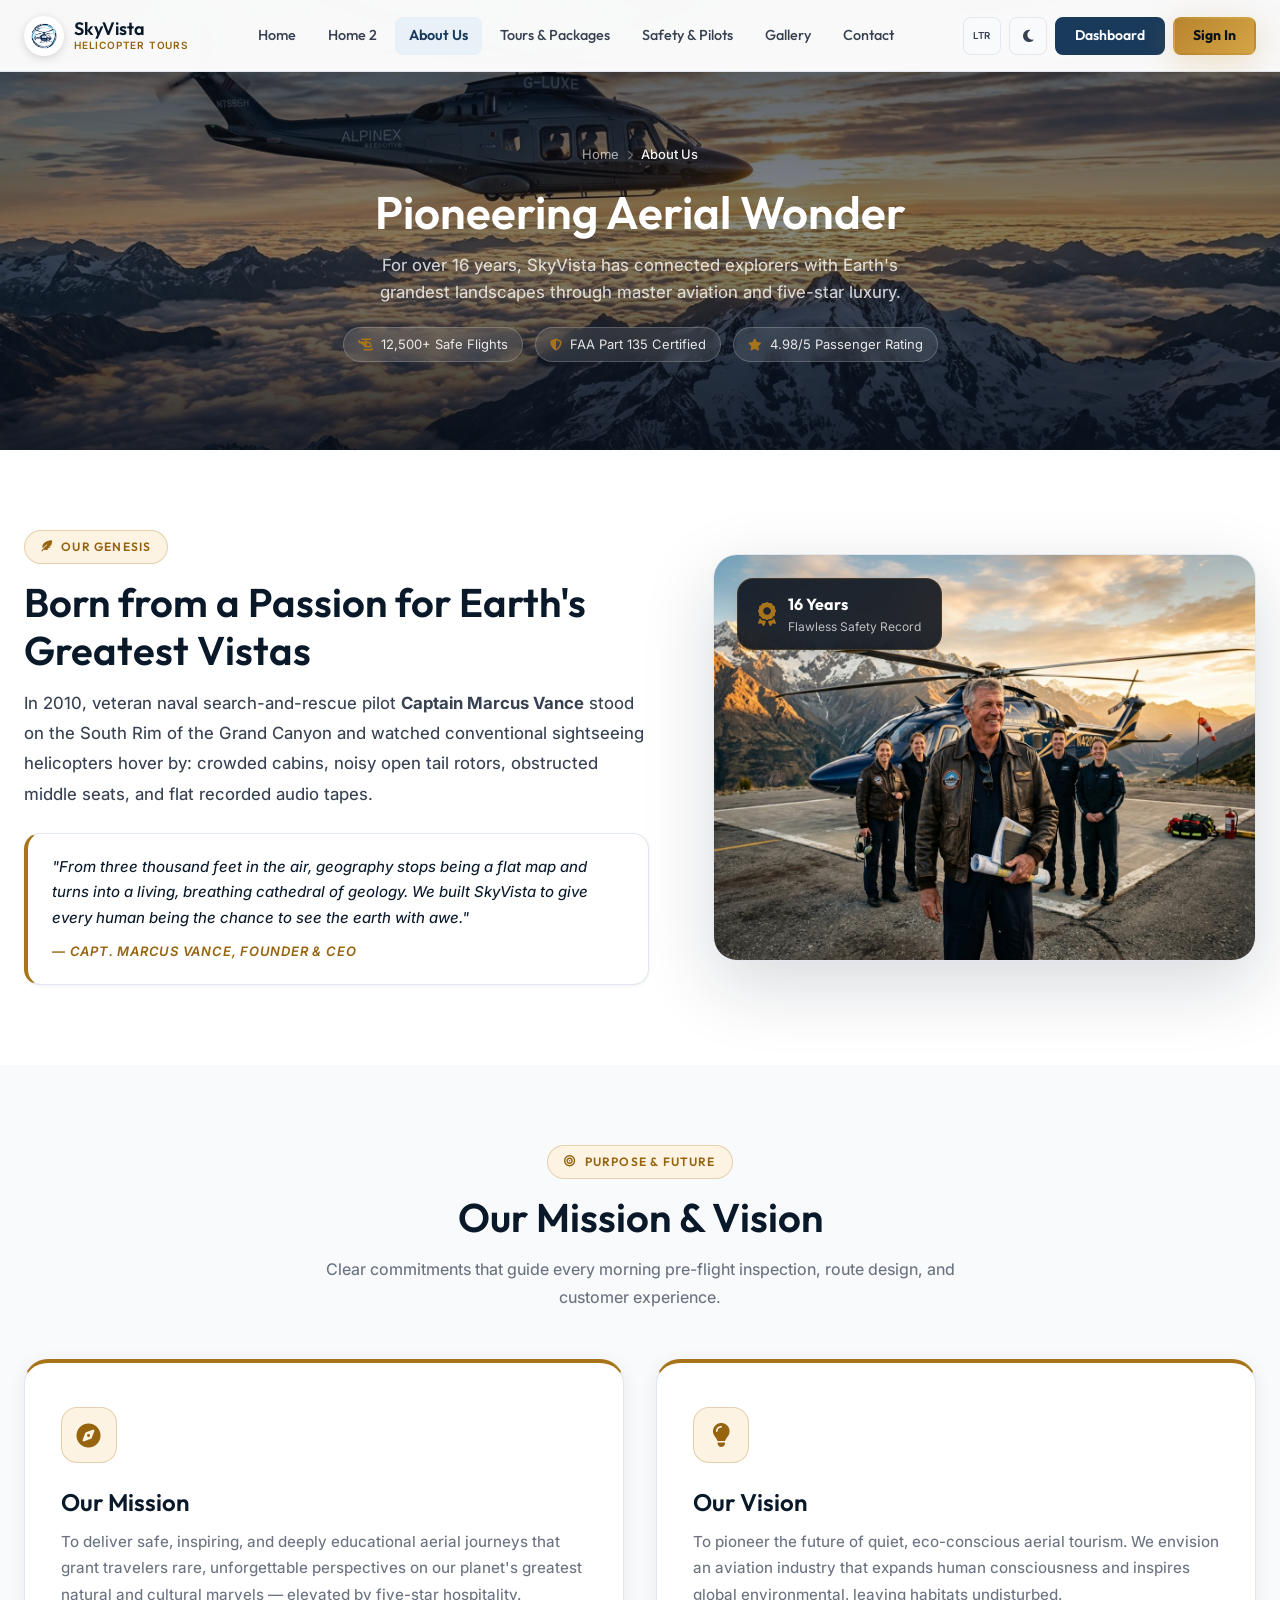
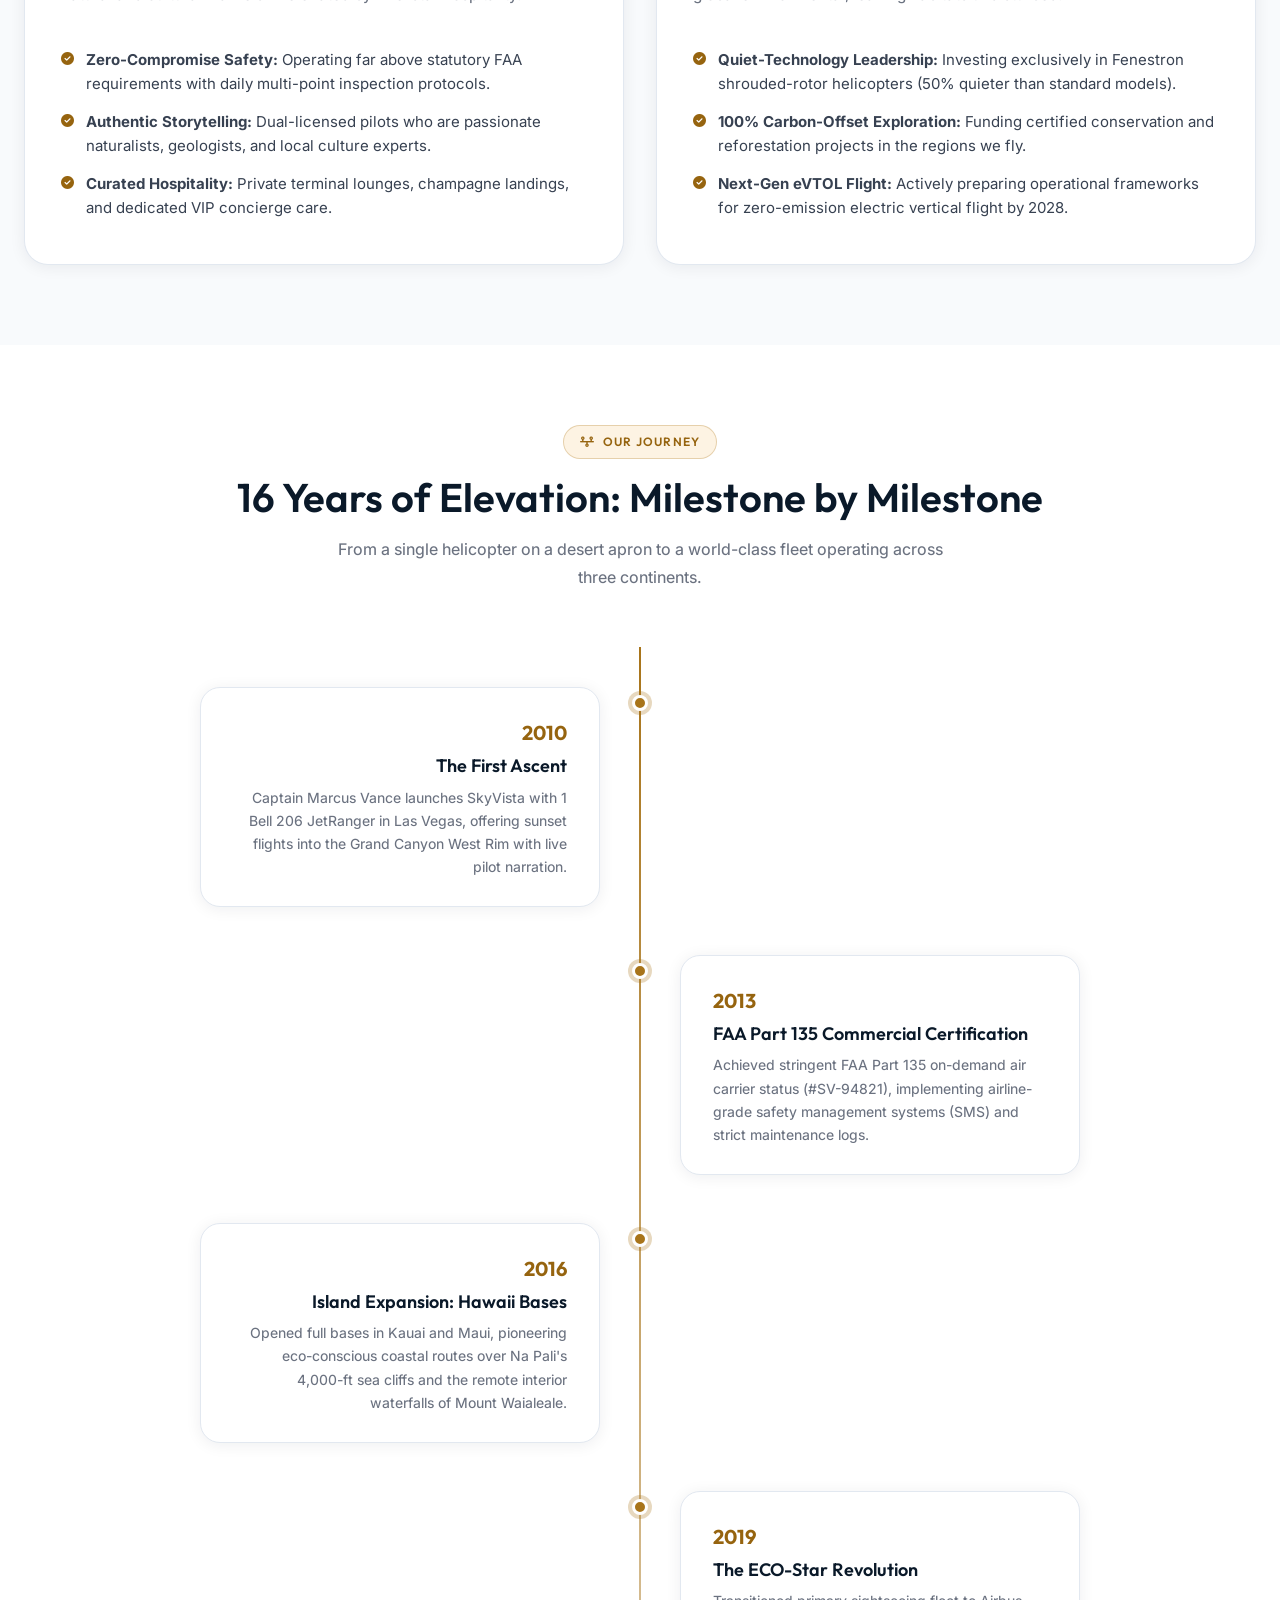
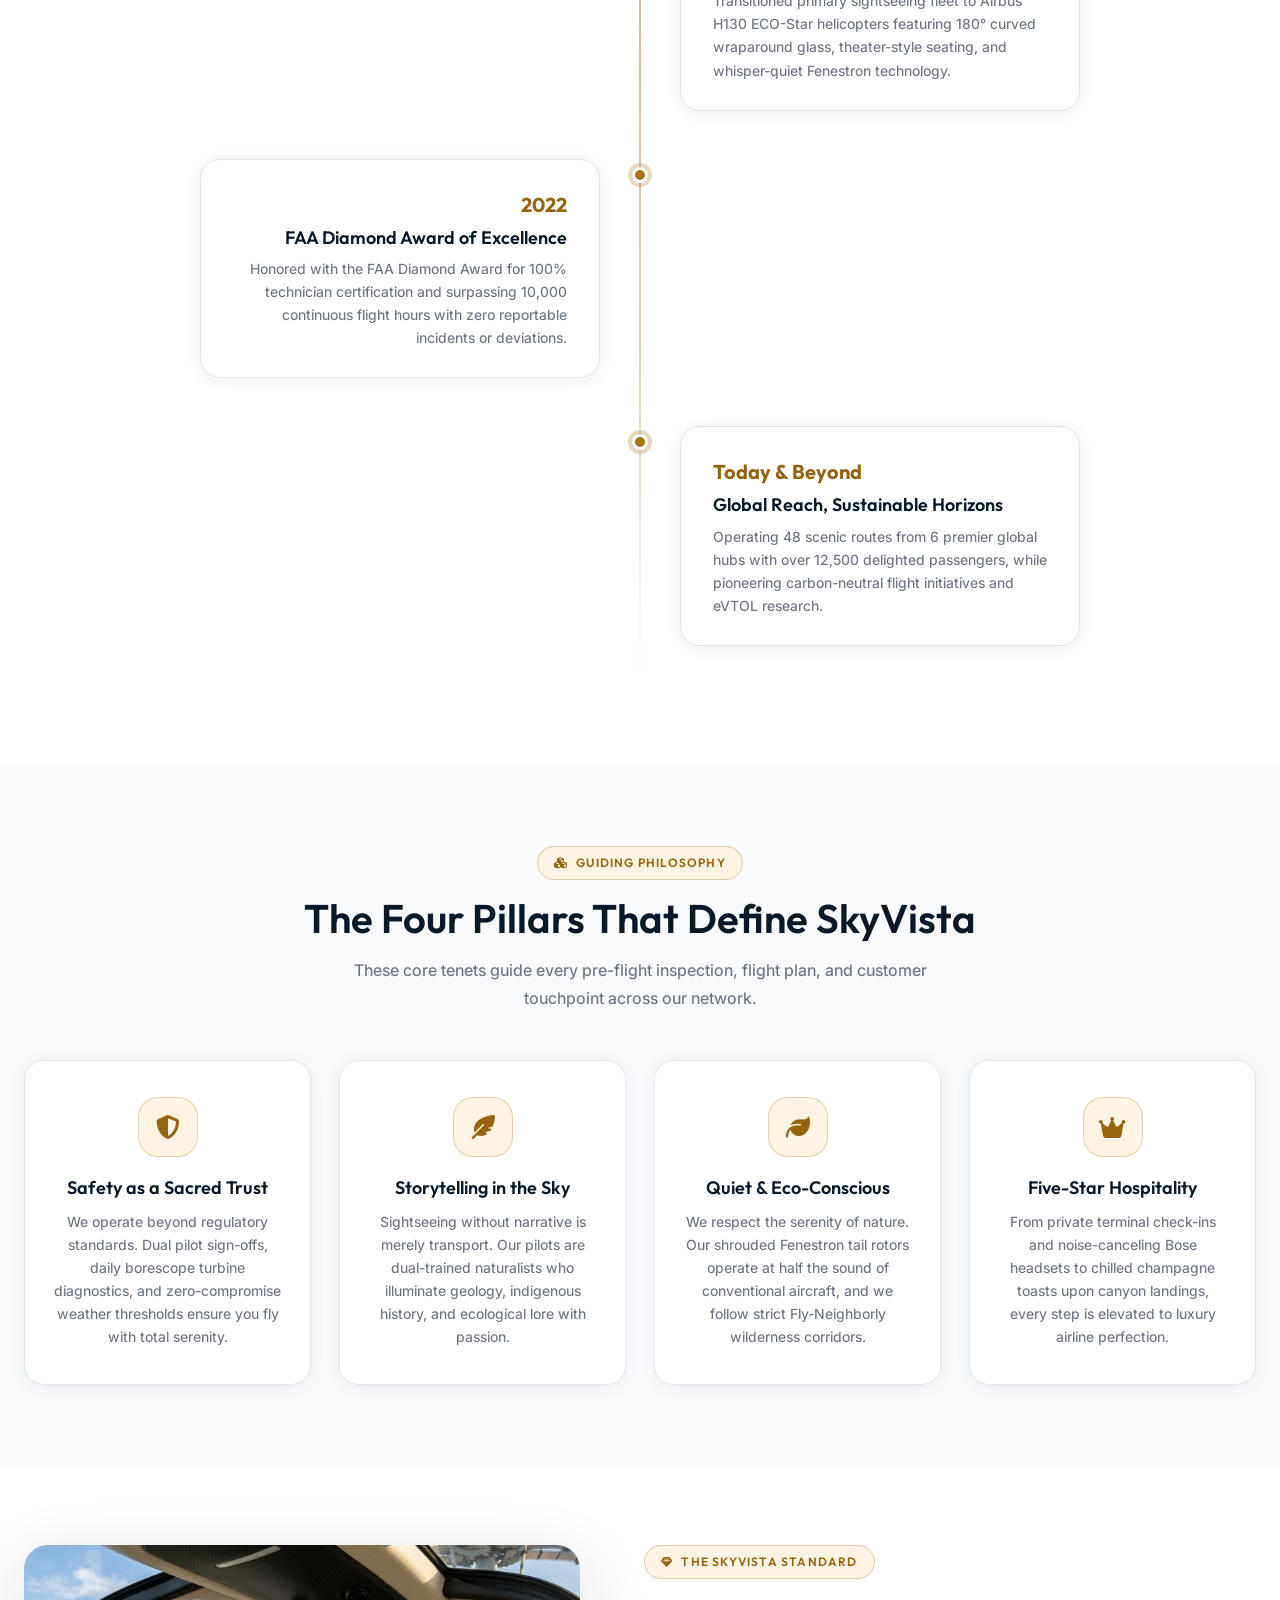
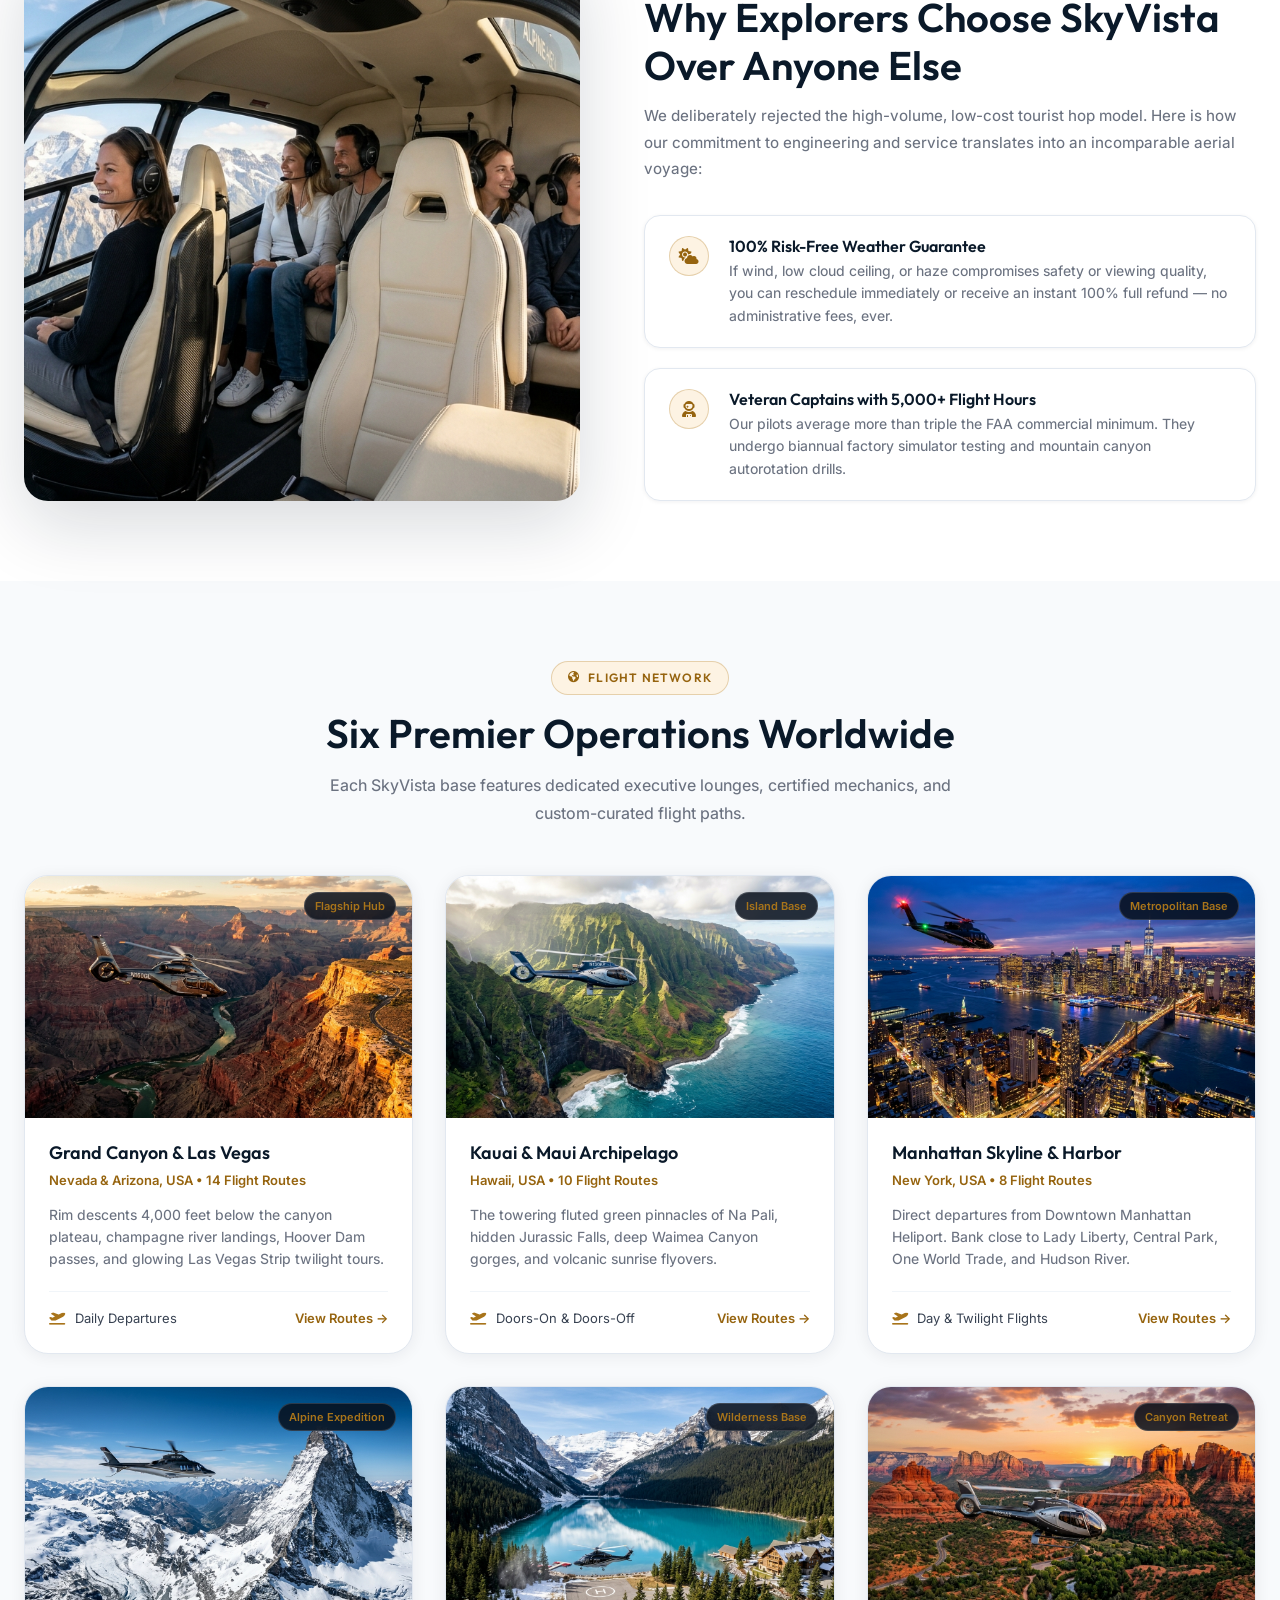
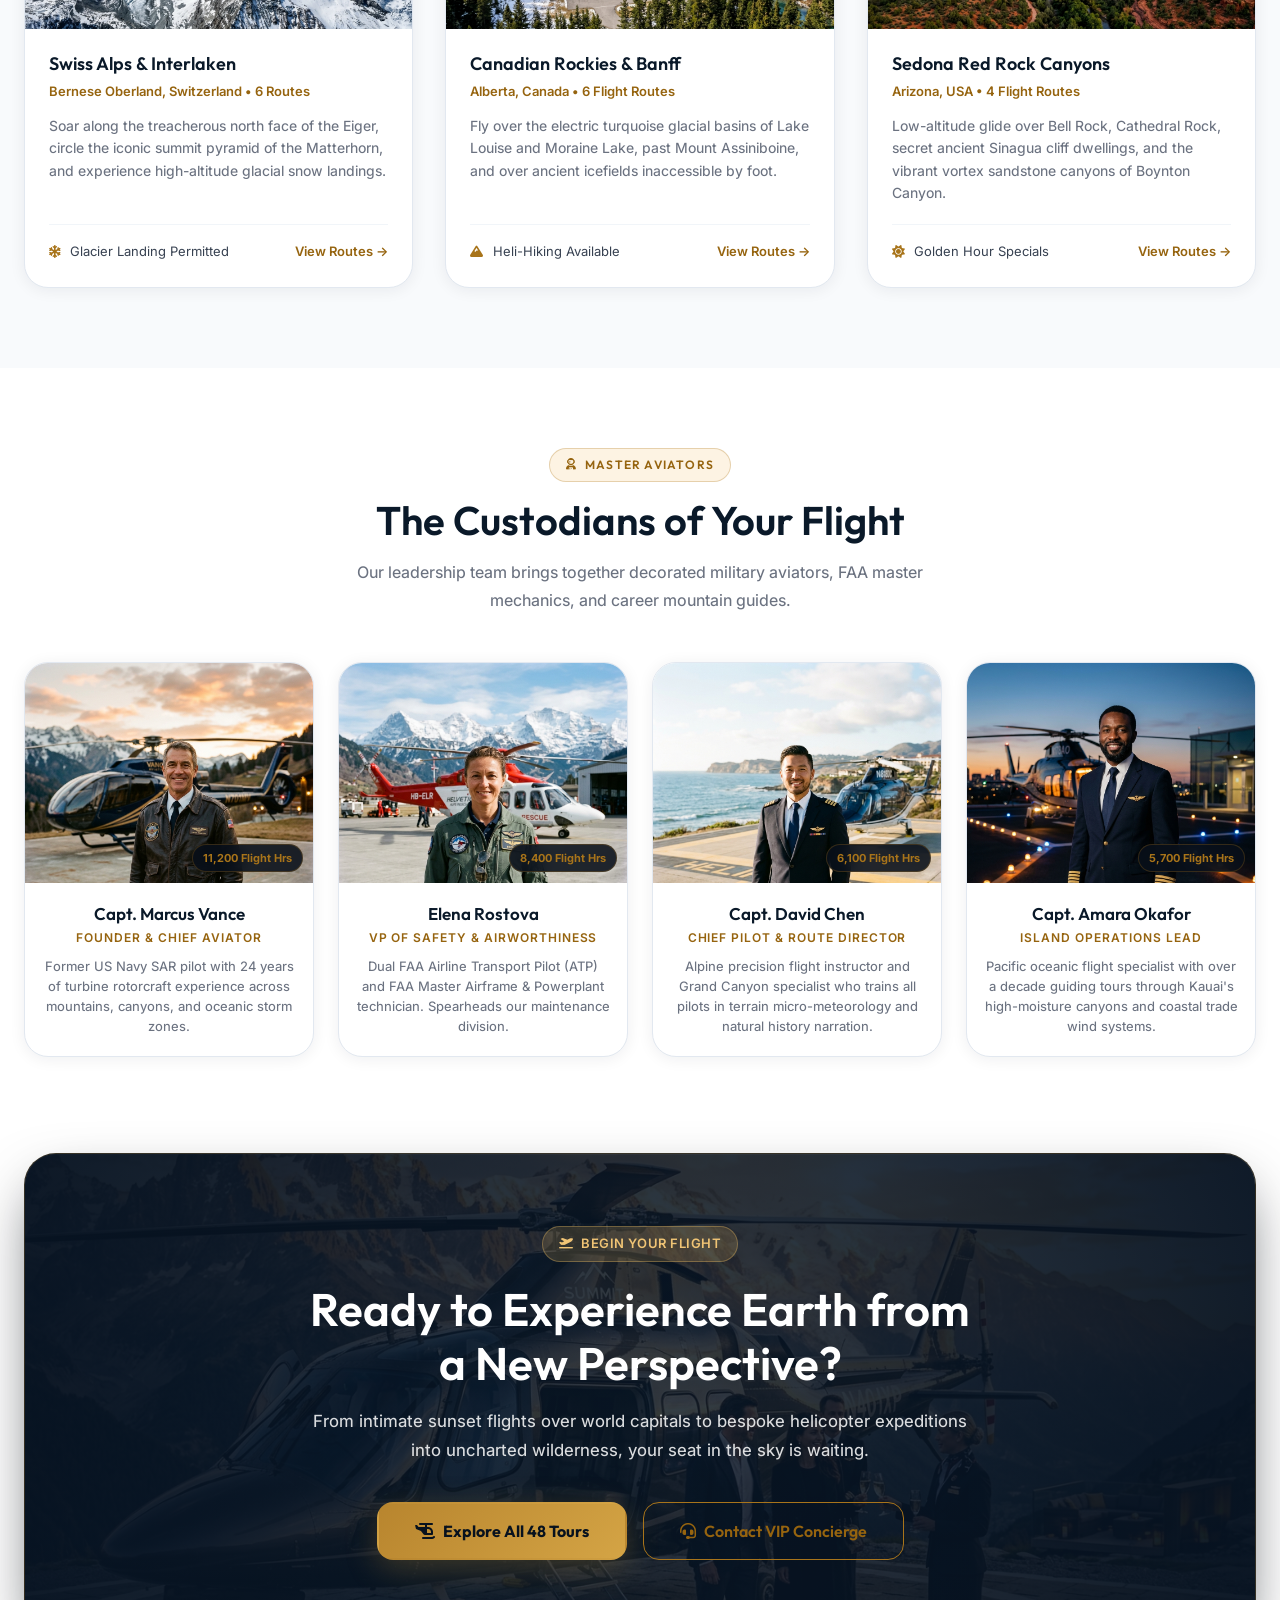
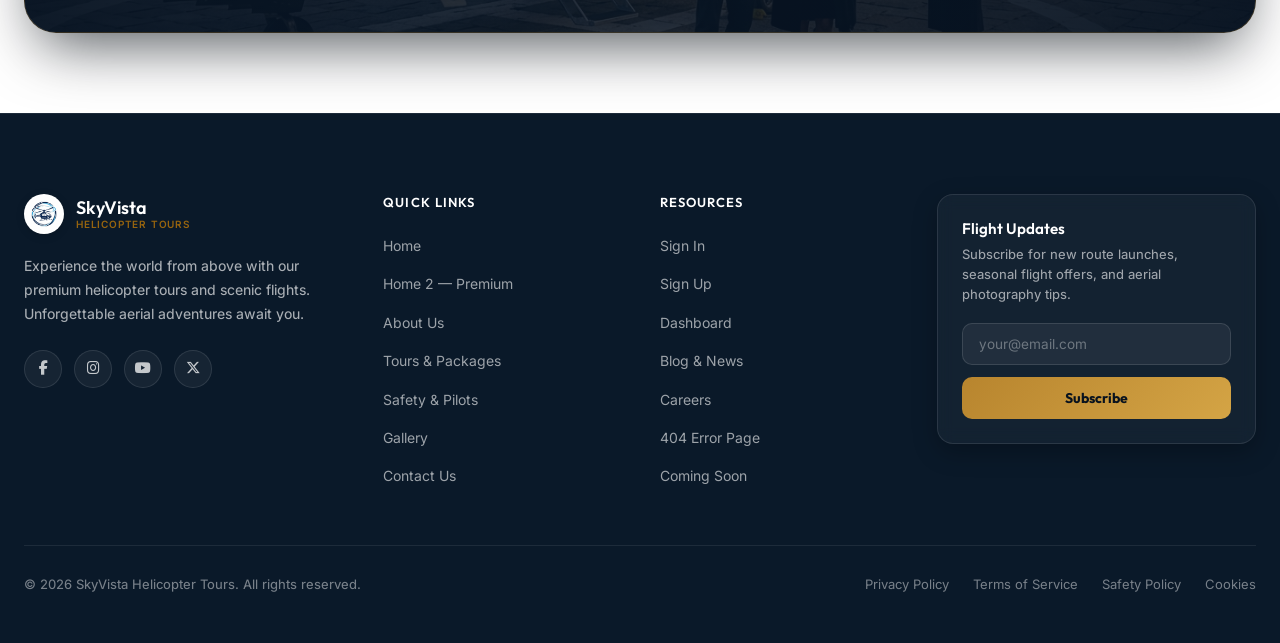
<file: about.html>
<!DOCTYPE html>
<html lang="en" id="root-html">
<head>
    <meta charset="UTF-8">
    <meta name="viewport" content="width=device-width, initial-scale=1.0">
    <meta name="description" content="Discover SkyVista Helicopter Tours — our founding story, mission, core values, world-class pilot crew, and 16 years of zero-incident aviation excellence.">
    <title>About Us | SkyVista Helicopter Tours</title>
    <link rel="icon" type="image/svg+xml" href="favicon.svg">
    <link rel="stylesheet" href="https://cdnjs.cloudflare.com/ajax/libs/font-awesome/6.5.1/css/all.min.css">
    <link rel="stylesheet" href="style.css">
    <style>
        /* ══════════════════════════════════════════════
           ABOUT US PAGE SPECIFIC STYLES
        ══════════════════════════════════════════════ */
        
        
        
        
        .breadcrumb {
            display: flex;
            align-items: center;
            justify-content: center;
            gap: 0.5rem;
            font-size: 0.8125rem;
            margin-bottom: 1.25rem;
            color: rgba(255,255,255,0.65);
        }
        .breadcrumb a { color: rgba(255,255,255,0.65); transition: var(--transition-fast); }
        .breadcrumb a:hover { color: var(--secondary); }
        .breadcrumb span { color: rgba(255,255,255,0.4); }

        /* ── Chapter 1: Genesis Story Layout ── */
        .genesis-grid {
            display: grid;
            grid-template-columns: 1.15fr 1fr;
            gap: 4rem;
            align-items: center;
        }
        .genesis-img-stack {
            position: relative;
        }
        .genesis-img-main {
            width: 100%;
            aspect-ratio: 4/3;
            object-fit: cover;
            border-radius: var(--radius-2xl);
            box-shadow: var(--shadow-xl);
            border: 1px solid var(--border-default);
            display: block;
        }
        .genesis-badge-float {
            position: absolute;
            top: 1.5rem;
            left: 1.5rem;
            background: rgba(8, 15, 26, 0.88);
            backdrop-filter: blur(12px);
            border: 1px solid var(--secondary-glow);
            padding: 0.75rem 1.25rem;
            border-radius: var(--radius-lg);
            color: #fff;
            display: flex;
            align-items: center;
            gap: 0.75rem;
            z-index: 3;
            box-shadow: var(--shadow-md);
        }
        [dir="rtl"] .genesis-badge-float { left: auto; right: 1.5rem; }
        .genesis-quote-card {
            background: var(--bg-card);
            border: 1px solid var(--border-default);
            border-left: 4px solid var(--secondary);
            border-radius: var(--radius-lg);
            padding: 1.25rem 1.5rem;
            margin: 1.5rem 0 0 0;
            font-style: italic;
            color: var(--text-heading);
            font-size: 0.9375rem;
            line-height: 1.7;
            box-shadow: var(--shadow-sm);
        }
        [dir="rtl"] .genesis-quote-card {
            border-left: 1px solid var(--border-default);
            border-right: 4px solid var(--secondary);
        }

        /* ── Chapter 2: Mission & Vision Dual Cards ── */
        .mv-grid {
            display: grid;
            grid-template-columns: 1fr 1fr;
            gap: 2rem;
            margin-top: 3rem;
        }
        .mv-card {
            background: var(--bg-card);
            border: 1px solid var(--border-default);
            border-top: 4px solid var(--secondary);
            border-radius: var(--radius-2xl);
            padding: 2.75rem 2.25rem;
            box-shadow: var(--shadow-card);
            display: flex;
            flex-direction: column;
            transition: var(--transition-smooth);
            position: relative;
            overflow: hidden;
        }
        .mv-card:hover {
            transform: translateY(-5px);
            box-shadow: var(--shadow-card-hover);
        }
        .mv-icon-wrap {
            width: 56px;
            height: 56px;
            border-radius: var(--radius-lg);
            background: var(--secondary-light);
            color: var(--secondary-text);
            display: flex;
            align-items: center;
            justify-content: center;
            font-size: 1.5rem;
            margin-bottom: 1.5rem;
            border: 1px solid var(--secondary-glow);
        }
        .dark .mv-icon-wrap {
            background: var(--secondary-light);
            border-color: rgba(232, 184, 96, 0.28);
            color: var(--secondary-text);
        }
        .mv-list {
            margin-top: 1.5rem;
            display: flex;
            flex-direction: column;
            gap: 0.875rem;
        }
        .mv-item {
            display: flex;
            align-items: flex-start;
            gap: 0.75rem;
            font-size: 0.9375rem;
            color: var(--text-body);
            line-height: 1.6;
        }
        .mv-item i {
            color: var(--secondary-text);
            margin-top: 0.25rem;
            font-size: 0.8125rem;
            flex-shrink: 0;
        }

        /* ── Chapter 3: Heritage Timeline ── */
        .timeline-container {
            position: relative;
            max-width: 960px;
            margin: 3.5rem auto 0;
            padding: 1rem 0;
        }
        .timeline-container::before {
            content: '';
            position: absolute;
            top: 0;
            bottom: 0;
            left: 50%;
            width: 2px;
            background: linear-gradient(180deg, var(--secondary) 0%, rgba(168,116,26,0.3) 80%, transparent 100%);
            transform: translateX(-50%);
        }
        [dir="rtl"] .timeline-container::before { left: 50%; }
        .timeline-node {
            position: relative;
            width: 50%;
            padding: 1.5rem 2.5rem;
            box-sizing: border-box;
        }
        .timeline-node.left { left: 0; text-align: right; }
        .timeline-node.right { left: 50%; text-align: left; }
        [dir="rtl"] .timeline-node.left { left: 50%; text-align: left; }
        [dir="rtl"] .timeline-node.right { left: 0; text-align: right; }
        .timeline-dot {
            position: absolute;
            top: 2rem;
            width: 16px;
            height: 16px;
            border-radius: 50%;
            background: var(--secondary);
            border: 3px solid var(--bg-card);
            box-shadow: 0 0 0 4px var(--secondary-glow);
            z-index: 2;
        }
        .timeline-node.left .timeline-dot { right: -8px; }
        .timeline-node.right .timeline-dot { left: -8px; }
        [dir="rtl"] .timeline-node.left .timeline-dot { left: -8px; right: auto; }
        [dir="rtl"] .timeline-node.right .timeline-dot { right: -8px; left: auto; }
        .timeline-card {
            background: var(--bg-card);
            border: 1px solid var(--border-default);
            border-radius: var(--radius-xl);
            padding: 1.75rem 2rem;
            box-shadow: var(--shadow-card);
            transition: var(--transition-smooth);
        }
        .timeline-card:hover {
            border-color: var(--secondary);
            transform: translateY(-3px);
            box-shadow: var(--shadow-card-hover);
        }
        .timeline-year {
            font-family: var(--font-heading);
            font-size: 1.25rem;
            font-weight: 700;
            color: var(--secondary-text);
            margin-bottom: 0.375rem;
            display: inline-block;
        }
        .timeline-title {
            font-family: var(--font-heading);
            font-size: 1.125rem;
            font-weight: 600;
            color: var(--text-heading);
            margin-bottom: 0.5rem;
        }
        .timeline-desc {
            font-size: 0.875rem;
            color: var(--text-muted);
            line-height: 1.65;
            margin: 0;
        }

        /* ── Chapter 4: Core Values (4 Architectural Pillars) ── */
        .values-grid {
            display: grid;
            grid-template-columns: repeat(4, 1fr);
            gap: 1.75rem;
            margin-top: 3rem;
        }
        .value-card {
            background: var(--bg-card);
            border: 1px solid var(--border-default);
            border-radius: var(--radius-xl);
            padding: 2.25rem 1.75rem;
            text-align: center;
            transition: var(--transition-smooth);
            box-shadow: var(--shadow-card);
            display: flex;
            flex-direction: column;
            align-items: center;
        }
        .value-card:hover {
            transform: translateY(-6px);
            border-color: var(--secondary);
            box-shadow: var(--shadow-card-hover);
        }
        .value-icon-box {
            width: 60px;
            height: 60px;
            border-radius: var(--radius-xl);
            background: var(--secondary-light);
            color: var(--secondary-text);
            display: flex;
            align-items: center;
            justify-content: center;
            font-size: 1.5rem;
            margin-bottom: 1.25rem;
            border: 1px solid var(--secondary-glow);
            transition: var(--transition-smooth);
        }
        .value-card:hover .value-icon-box {
            background: var(--secondary);
            color: #08121e;
        }
        .value-title {
            font-family: var(--font-heading);
            font-size: 1.125rem;
            font-weight: 600;
            color: var(--text-heading);
            margin-bottom: 0.625rem;
        }
        .value-desc {
            font-size: 0.875rem;
            color: var(--text-muted);
            line-height: 1.65;
            margin: 0;
        }

        /* ── Chapter 5: SkyVista Advantage Split Matrix ── */
        .diff-layout {
            display: grid;
            grid-template-columns: 1fr 1.1fr;
            gap: 4rem;
            align-items: stretch;
        }
        .diff-media-card {
            position: relative;
            border-radius: var(--radius-2xl);
            overflow: hidden;
            box-shadow: var(--shadow-xl);
            height: 100%;
            min-height: 460px;
        }
        .diff-img {
            position: absolute;
            top: 0;
            left: 0;
            width: 100%;
            height: 100%;
            object-fit: cover;
            object-position: center;
            display: block;
        }
        .diff-row-list {
            display: flex;
            flex-direction: column;
            gap: 1.25rem;
            margin-top: 2rem;
        }
        .diff-item {
            background: var(--bg-card);
            border: 1px solid var(--border-default);
            border-radius: var(--radius-lg);
            padding: 1.25rem 1.5rem;
            display: grid;
            grid-template-columns: auto 1fr;
            gap: 1.25rem;
            align-items: start;
            box-shadow: var(--shadow-sm);
            transition: var(--transition-fast);
        }
        .diff-item:hover {
            border-color: var(--secondary);
            box-shadow: var(--shadow-md);
        }
        .diff-icon-badge {
            width: 40px;
            height: 40px;
            border-radius: 50%;
            background: var(--secondary-light);
            color: var(--secondary-text);
            display: flex;
            align-items: center;
            justify-content: center;
            font-size: 1rem;
            flex-shrink: 0;
            border: 1px solid var(--secondary-glow);
        }
        .diff-title {
            font-family: var(--font-heading);
            font-size: 1rem;
            font-weight: 600;
            color: var(--text-heading);
            margin-bottom: 0.25rem;
        }
        .diff-desc {
            font-size: 0.875rem;
            color: var(--text-muted);
            line-height: 1.6;
            margin: 0;
        }

        /* ── Chapter 6: Global Bases Grid ── */
        .bases-grid {
            display: grid;
            grid-template-columns: repeat(3, 1fr);
            gap: 2rem;
            margin-top: 3rem;
        }
        .base-card {
            background: var(--bg-card);
            border: 1px solid var(--border-default);
            border-radius: var(--radius-2xl);
            overflow: hidden;
            box-shadow: var(--shadow-card);
            transition: var(--transition-smooth);
            display: flex;
            flex-direction: column;
        }
        .base-card:hover {
            transform: translateY(-5px);
            box-shadow: var(--shadow-card-hover);
            border-color: var(--secondary);
        }
        .base-img-wrap {
            position: relative;
            aspect-ratio: 16/10;
            overflow: hidden;
        }
        .base-img {
            width: 100%;
            height: 100%;
            object-fit: cover;
            transition: transform 0.4s ease;
        }
        .base-card:hover .base-img { transform: scale(1.05); }
        .base-badge {
            position: absolute;
            top: 1rem;
            right: 1rem;
            background: rgba(8, 15, 26, 0.85);
            backdrop-filter: blur(8px);
            color: var(--secondary);
            font-size: 0.6875rem;
            font-weight: 600;
            padding: 0.25rem 0.625rem;
            border-radius: var(--radius-full);
            border: 1px solid rgba(255, 255, 255, 0.15);
        }
        [dir="rtl"] .base-badge { right: auto; left: 1rem; }
        .base-body {
            padding: 1.5rem;
            display: flex;
            flex-direction: column;
            flex: 1;
        }
        .base-name {
            font-family: var(--font-heading);
            font-size: 1.125rem;
            font-weight: 600;
            color: var(--text-heading);
            margin-bottom: 0.35rem;
        }
        .base-meta {
            font-size: 0.8125rem;
            color: var(--secondary-text);
            font-weight: 600;
            margin-bottom: 0.75rem;
        }
        .base-desc {
            font-size: 0.875rem;
            color: var(--text-muted);
            line-height: 1.6;
            margin-bottom: 1.25rem;
            flex: 1;
        }
        .base-footer {
            display: flex;
            align-items: center;
            justify-content: space-between;
            padding-top: 1rem;
            border-top: 1px solid var(--border-light);
            font-size: 0.8125rem;
            color: var(--text-body);
        }

        /* ── Chapter 7: Leadership Team Grid ── */
        .team-grid {
            display: grid;
            grid-template-columns: repeat(4, 1fr);
            gap: 1.5rem;
            margin-top: 3rem;
        }
        .team-card {
            background: var(--bg-card);
            border: 1px solid var(--border-default);
            border-radius: var(--radius-2xl);
            overflow: hidden;
            box-shadow: var(--shadow-card);
            transition: var(--transition-smooth);
            text-align: center;
            display: flex;
            flex-direction: column;
            width: 100%;
        }
        .team-card:hover {
            transform: translateY(-5px);
            box-shadow: var(--shadow-card-hover);
            border-color: var(--secondary);
        }
        .team-avatar-wrap {
            position: relative;
            aspect-ratio: 1/1;
            max-height: 220px;
            overflow: hidden;
            background: var(--bg-surface);
        }
        .team-avatar {
            width: 100%;
            height: 100%;
            object-fit: cover;
            object-position: top center;
            display: block;
            transition: transform 0.4s ease;
        }
        .team-card:hover .team-avatar { transform: scale(1.05); }
        .team-hours-badge {
            position: absolute;
            bottom: 0.65rem;
            right: 0.65rem;
            background: rgba(8, 15, 26, 0.88);
            backdrop-filter: blur(8px);
            border: 1px solid var(--secondary-glow);
            color: var(--secondary);
            font-size: 0.6875rem;
            font-weight: 700;
            padding: 0.25rem 0.6rem;
            border-radius: var(--radius-full);
            z-index: 2;
        }
        [dir="rtl"] .team-hours-badge { right: auto; left: 0.65rem; }
        .team-body { padding: 1.25rem 1rem; }
        .team-name {
            font-family: var(--font-heading);
            font-size: 1.0625rem;
            font-weight: 600;
            color: var(--text-heading);
            margin-bottom: 0.25rem;
        }
        .team-role {
            font-size: 0.75rem;
            font-weight: 600;
            text-transform: uppercase;
            letter-spacing: 0.08em;
            color: var(--secondary-text);
            margin-bottom: 0.5rem;
        }
        .team-bio {
            font-size: 0.8125rem;
            color: var(--text-muted);
            line-height: 1.55;
            margin: 0;
        }

        /* ── Chapter 9: Full CTA ── */
        .about-cta-card {
            position: relative;
            border-radius: var(--radius-3xl);
            overflow: hidden;
            padding: 4.5rem 3rem;
            text-align: center;
            background: linear-gradient(135deg, #071322 0%, #0d1e33 50%, #071322 100%);
            border: 1px solid var(--secondary-glow);
            box-shadow: 0 25px 60px -15px rgba(2, 8, 16, 0.7), inset 0 1px 0 rgba(255, 255, 255, 0.1);
            color: #fff;
        }
        .about-cta-bg {
            position: absolute;
            inset: 0;
            width: 100%;
            height: 100%;
            object-fit: cover;
            object-position: center;
            opacity: 0.32;
        }
        .about-cta-card::after {
            content: '';
            position: absolute;
            inset: 0;
            background: radial-gradient(circle at center, rgba(7, 19, 34, 0.42) 0%, rgba(7, 19, 34, 0.9) 100%);
            pointer-events: none;
            z-index: 1;
        }
        .about-cta-content {
            position: relative;
            z-index: 2;
            max-width: 680px;
            margin: 0 auto;
        }
        .about-cta-tag {
            display: inline-flex;
            align-items: center;
            gap: 0.5rem;
            padding: 0.375rem 1rem;
            border-radius: var(--radius-full);
            font-size: 0.8125rem;
            font-weight: 600;
            letter-spacing: 0.04em;
            text-transform: uppercase;
            background: rgba(232, 184, 96, 0.18);
            border: 1px solid rgba(232, 184, 96, 0.35);
            color: #F0C475;
            margin-bottom: 1.25rem;
        }

        /* Responsive Breakpoints */
        @media (max-width: 1024px) {
            .genesis-grid { grid-template-columns: 1fr; gap: 3rem; }
            .diff-layout { grid-template-columns: 1fr; gap: 2.5rem; }
            .diff-media-card { height: 380px; min-height: unset; }
            .values-grid { grid-template-columns: repeat(2, 1fr); gap: 1.25rem; }
            .bases-grid { grid-template-columns: repeat(2, 1fr); gap: 1.25rem; }
            .team-grid { grid-template-columns: repeat(2, 1fr); gap: 1.25rem; }
            .team-card { max-width: 330px; margin: 0 auto; }
            .team-avatar-wrap { max-height: 210px; }
        }
        @media (max-width: 768px) {
            .genesis-badge-float { display: none; }
            .diff-media-card { height: 280px; }
            .mv-grid { grid-template-columns: 1fr; }
            .timeline-container::before { left: 20px; }
            [dir="rtl"] .timeline-container::before { left: auto; right: 20px; }
            .timeline-node { width: 100%; left: 0 !important; padding-left: 3rem; text-align: left !important; }
            [dir="rtl"] .timeline-node { padding-left: 0; padding-right: 3rem; text-align: right !important; }
            .timeline-node .timeline-dot { left: 12px !important; right: auto !important; }
            [dir="rtl"] .timeline-node .timeline-dot { right: 12px !important; left: auto !important; }
            .values-grid { grid-template-columns: repeat(2, 1fr); gap: 1rem; }
            .bases-grid { grid-template-columns: repeat(2, 1fr); gap: 1rem; }
            .team-grid { grid-template-columns: repeat(2, 1fr); gap: 1rem; }
            .team-card { max-width: 320px; margin: 0 auto; }
            .team-avatar-wrap { max-height: 190px; }
            .about-cta-card { padding: 3rem 1.5rem; }
        }
        @media (max-width: 520px) {
            .values-grid { grid-template-columns: 1fr; max-width: 360px; margin: 0 auto; }
            .bases-grid { grid-template-columns: 1fr; max-width: 360px; margin: 0 auto; }
            .team-grid { grid-template-columns: 1fr; max-width: 300px; margin: 0 auto; }
            .team-card { max-width: 290px; }
            .team-avatar-wrap { max-height: 200px; }
        }
    </style>
</head>
<body>

<div id="main-nav"></div>

<!-- ════════════════════════════════════════════
     PAGE HERO (Consistent 52vh Standard)
════════════════════════════════════════════ -->
<section class="page-hero">
    <img src="assets/images/hero-about-skyvista.jpg" alt="Helicopter soaring above mountain cloud bank at golden sunrise" class="page-hero-bg">
    <div class="page-hero-overlay"></div>
    <div class="page-hero-content container">
        <nav class="breadcrumb animate-on-scroll" aria-label="Breadcrumb">
            <a href="index.html">Home</a>
            <span><i class="fas fa-chevron-right" style="font-size:0.6rem;"></i></span>
            <span style="color:rgba(255,255,255,0.95);font-weight:500;">About Us</span>
        </nav>
        <h1 class="page-hero-title animate-on-scroll delay-1">Pioneering Aerial Wonder</h1>
        <p class="page-hero-sub animate-on-scroll delay-2">For over 16 years, SkyVista has connected explorers with Earth's grandest landscapes through master aviation and five-star luxury.</p>
        <div class="page-hero-badges animate-on-scroll delay-3">
            <span class="hero-chip"><i class="fas fa-helicopter"></i> 12,500+ Safe Flights</span>
            <span class="hero-chip"><i class="fas fa-shield-halved"></i> FAA Part 135 Certified</span>
            <span class="hero-chip"><i class="fas fa-star"></i> 4.98/5 Passenger Rating</span>
        </div>
    </div>
</section>

<!-- ════════════════════════════════════════════
     CHAPTER 1: GENESIS & FOUNDING STORY
════════════════════════════════════════════ -->
<section class="section">
    <div class="container">
        <div class="genesis-grid">
            <!-- Left: Story Narrative -->
            <div class="animate-on-scroll">
                <span class="section-tag"><i class="fas fa-feather-pointed" style="font-size:0.7rem;"></i> Our Genesis</span>
                <h2 class="section-title">Born from a Passion for Earth's Greatest Vistas</h2>
                <p style="font-size:1.05rem;color:var(--text-body);line-height:1.8;margin-bottom:1.25rem;">
                    In 2010, veteran naval search-and-rescue pilot <strong>Captain Marcus Vance</strong> stood on the South Rim of the Grand Canyon and watched conventional sightseeing helicopters hover by: crowded cabins, noisy open tail rotors, obstructed middle seats, and flat recorded audio tapes.
                </p>
                
                <div class="genesis-quote-card">
                    <p style="margin:0 0 0.5rem;color:var(--text-heading);font-weight:500;">
                        "From three thousand feet in the air, geography stops being a flat map and turns into a living, breathing cathedral of geology. We built SkyVista to give every human being the chance to see the earth with awe."
                    </p>
                    <span style="font-size:0.8125rem;font-weight:600;color:var(--secondary-text);text-transform:uppercase;letter-spacing:0.06em;">— Capt. Marcus Vance, Founder & CEO</span>
                </div>

            </div>

            <!-- Right: Layered Image Composition -->
            <div class="genesis-img-stack animate-on-scroll delay-2">
                <div class="genesis-badge-float">
                    <i class="fas fa-award" style="color:var(--secondary);font-size:1.5rem;"></i>
                    <div>
                        <div style="font-family:var(--font-heading);font-weight:700;font-size:1rem;color:#fff;">16 Years</div>
                        <div style="font-size:0.75rem;color:rgba(255,255,255,0.7);">Flawless Safety Record</div>
                    </div>
                </div>
                <img src="assets/images/story-main-founder.jpg" alt="Captain Marcus Vance inspecting SkyVista Airbus H130 helicopter" class="genesis-img-main">
            </div>
        </div>
    </div>
</section>

<!-- ════════════════════════════════════════════
     CHAPTER 2: MISSION & VISION
════════════════════════════════════════════ -->
<section class="section" style="background:var(--bg-surface);">
    <div class="container">
        <div class="text-center animate-on-scroll">
            <span class="section-tag"><i class="fas fa-bullseye" style="font-size:0.7rem;"></i> Purpose & Future</span>
            <h2 class="section-title">Our Mission & Vision</h2>
            <p class="section-subtitle" style="margin:0 auto;max-width:640px;">
                Clear commitments that guide every morning pre-flight inspection, route design, and customer experience.
            </p>
        </div>

        <div class="mv-grid">
            <!-- Mission Card -->
            <div class="mv-card animate-on-scroll delay-1">
                <div class="mv-icon-wrap">
                    <i class="fas fa-compass"></i>
                </div>
                <h3 style="font-family:var(--font-heading);font-size:1.5rem;font-weight:600;color:var(--text-heading);margin-bottom:0.75rem;">
                    Our Mission
                </h3>
                <p style="font-size:0.95rem;color:var(--text-muted);line-height:1.75;margin:0 0 1rem;">
                    To deliver safe, inspiring, and deeply educational aerial journeys that grant travelers rare, unforgettable perspectives on our planet's greatest natural and cultural marvels — elevated by five-star hospitality.
                </p>
                <div class="mv-list">
                    <div class="mv-item">
                        <i class="fas fa-check-circle"></i>
                        <span><strong>Zero-Compromise Safety:</strong> Operating far above statutory FAA requirements with daily multi-point inspection protocols.</span>
                    </div>
                    <div class="mv-item">
                        <i class="fas fa-check-circle"></i>
                        <span><strong>Authentic Storytelling:</strong> Dual-licensed pilots who are passionate naturalists, geologists, and local culture experts.</span>
                    </div>
                    <div class="mv-item">
                        <i class="fas fa-check-circle"></i>
                        <span><strong>Curated Hospitality:</strong> Private terminal lounges, champagne landings, and dedicated VIP concierge care.</span>
                    </div>
                </div>
            </div>

            <!-- Vision Card -->
            <div class="mv-card animate-on-scroll delay-2">
                <div class="mv-icon-wrap">
                    <i class="fas fa-lightbulb"></i>
                </div>
                <h3 style="font-family:var(--font-heading);font-size:1.5rem;font-weight:600;color:var(--text-heading);margin-bottom:0.75rem;">
                    Our Vision
                </h3>
                <p style="font-size:0.95rem;color:var(--text-muted);line-height:1.75;margin:0 0 1rem;">
                    To pioneer the future of quiet, eco-conscious aerial tourism. We envision an aviation industry that expands human consciousness and inspires global environmental, leaving habitats undisturbed.
                </p>
                <div class="mv-list">
                    <div class="mv-item">
                        <i class="fas fa-check-circle"></i>
                        <span><strong>Quiet-Technology Leadership:</strong> Investing exclusively in Fenestron shrouded-rotor helicopters (50% quieter than standard models).</span>
                    </div>
                    <div class="mv-item">
                        <i class="fas fa-check-circle"></i>
                        <span><strong>100% Carbon-Offset Exploration:</strong> Funding certified conservation and reforestation projects in the regions we fly.</span>
                    </div>
                    <div class="mv-item">
                        <i class="fas fa-check-circle"></i>
                        <span><strong>Next-Gen eVTOL Flight:</strong> Actively preparing operational frameworks for zero-emission electric vertical flight by 2028.</span>
                    </div>
                </div>
            </div>
        </div>
    </div>
</section>

<!-- ════════════════════════════════════════════
     CHAPTER 3: 16-YEAR HERITAGE TIMELINE
════════════════════════════════════════════ -->
<section class="section">
    <div class="container">
        <div class="text-center animate-on-scroll">
            <span class="section-tag"><i class="fas fa-timeline" style="font-size:0.7rem;"></i> Our Journey</span>
            <h2 class="section-title">16 Years of Elevation: Milestone by Milestone</h2>
            <p class="section-subtitle" style="margin:0 auto;max-width:620px;">
                From a single helicopter on a desert apron to a world-class fleet operating across three continents.
            </p>
        </div>

        <div class="timeline-container">
            <!-- 2010 -->
            <div class="timeline-node left animate-on-scroll">
                <div class="timeline-dot"></div>
                <div class="timeline-card">
                    <span class="timeline-year">2010</span>
                    <h3 class="timeline-title">The First Ascent</h3>
                    <p class="timeline-desc">Captain Marcus Vance launches SkyVista with 1 Bell 206 JetRanger in Las Vegas, offering sunset flights into the Grand Canyon West Rim with live pilot narration.</p>
                </div>
            </div>

            <!-- 2013 -->
            <div class="timeline-node right animate-on-scroll delay-1">
                <div class="timeline-dot"></div>
                <div class="timeline-card">
                    <span class="timeline-year">2013</span>
                    <h3 class="timeline-title">FAA Part 135 Commercial Certification</h3>
                    <p class="timeline-desc">Achieved stringent FAA Part 135 on-demand air carrier status (#SV-94821), implementing airline-grade safety management systems (SMS) and strict maintenance logs.</p>
                </div>
            </div>

            <!-- 2016 -->
            <div class="timeline-node left animate-on-scroll delay-2">
                <div class="timeline-dot"></div>
                <div class="timeline-card">
                    <span class="timeline-year">2016</span>
                    <h3 class="timeline-title">Island Expansion: Hawaii Bases</h3>
                    <p class="timeline-desc">Opened full bases in Kauai and Maui, pioneering eco-conscious coastal routes over Na Pali's 4,000-ft sea cliffs and the remote interior waterfalls of Mount Waialeale.</p>
                </div>
            </div>

            <!-- 2019 -->
            <div class="timeline-node right animate-on-scroll delay-3">
                <div class="timeline-dot"></div>
                <div class="timeline-card">
                    <span class="timeline-year">2019</span>
                    <h3 class="timeline-title">The ECO-Star Revolution</h3>
                    <p class="timeline-desc">Transitioned primary sightseeing fleet to Airbus H130 ECO-Star helicopters featuring 180° curved wraparound glass, theater-style seating, and whisper-quiet Fenestron technology.</p>
                </div>
            </div>

            <!-- 2022 -->
            <div class="timeline-node left animate-on-scroll delay-2">
                <div class="timeline-dot"></div>
                <div class="timeline-card">
                    <span class="timeline-year">2022</span>
                    <h3 class="timeline-title">FAA Diamond Award of Excellence</h3>
                    <p class="timeline-desc">Honored with the FAA Diamond Award for 100% technician certification and surpassing 10,000 continuous flight hours with zero reportable incidents or deviations.</p>
                </div>
            </div>

            <!-- Today -->
            <div class="timeline-node right animate-on-scroll delay-3">
                <div class="timeline-dot"></div>
                <div class="timeline-card">
                    <span class="timeline-year">Today & Beyond</span>
                    <h3 class="timeline-title">Global Reach, Sustainable Horizons</h3>
                    <p class="timeline-desc">Operating 48 scenic routes from 6 premier global hubs with over 12,500 delighted passengers, while pioneering carbon-neutral flight initiatives and eVTOL research.</p>
                </div>
            </div>
        </div>
    </div>
</section>

<!-- ════════════════════════════════════════════
     CHAPTER 4: CORE VALUES (THE 4 PILLARS)
════════════════════════════════════════════ -->
<section class="section" style="background:var(--bg-surface);">
    <div class="container">
        <div class="text-center animate-on-scroll">
            <span class="section-tag"><i class="fas fa-cubes" style="font-size:0.7rem;"></i> Guiding Philosophy</span>
            <h2 class="section-title">The Four Pillars That Define SkyVista</h2>
            <p class="section-subtitle" style="margin:0 auto;max-width:640px;">
                These core tenets guide every pre-flight inspection, flight plan, and customer touchpoint across our network.
            </p>
        </div>

        <div class="values-grid">
            <!-- Pillar 1 -->
            <div class="value-card animate-on-scroll delay-1">
                <div class="value-icon-box">
                    <i class="fas fa-shield-halved"></i>
                </div>
                <h3 class="value-title">Safety as a Sacred Trust</h3>
                <p class="value-desc">We operate beyond regulatory standards. Dual pilot sign-offs, daily borescope turbine diagnostics, and zero-compromise weather thresholds ensure you fly with total serenity.</p>
            </div>

            <!-- Pillar 2 -->
            <div class="value-card animate-on-scroll delay-2">
                <div class="value-icon-box">
                    <i class="fas fa-feather-pointed"></i>
                </div>
                <h3 class="value-title">Storytelling in the Sky</h3>
                <p class="value-desc">Sightseeing without narrative is merely transport. Our pilots are dual-trained naturalists who illuminate geology, indigenous history, and ecological lore with passion.</p>
            </div>

            <!-- Pillar 3 -->
            <div class="value-card animate-on-scroll delay-3">
                <div class="value-icon-box">
                    <i class="fas fa-leaf"></i>
                </div>
                <h3 class="value-title">Quiet & Eco-Conscious</h3>
                <p class="value-desc">We respect the serenity of nature. Our shrouded Fenestron tail rotors operate at half the sound of conventional aircraft, and we follow strict Fly-Neighborly wilderness corridors.</p>
            </div>

            <!-- Pillar 4 -->
            <div class="value-card animate-on-scroll delay-4">
                <div class="value-icon-box">
                    <i class="fas fa-crown"></i>
                </div>
                <h3 class="value-title">Five-Star Hospitality</h3>
                <p class="value-desc">From private terminal check-ins and noise-canceling Bose headsets to chilled champagne toasts upon canyon landings, every step is elevated to luxury airline perfection.</p>
            </div>
        </div>
    </div>
</section>

<!-- ════════════════════════════════════════════
     CHAPTER 5: THE SKYVISTA ADVANTAGE (WHY CHOOSE US)
════════════════════════════════════════════ -->
<section class="section">
    <div class="container">
        <div class="diff-layout">
            <!-- Left Media Showcase -->
            <div class="diff-media-card animate-on-scroll">
                <img src="assets/images/about-cabin-panoramic.jpg" alt="Interior view of Airbus H130 panoramic passenger cabin" class="diff-img">
            </div>

            <!-- Right: Differentiator Rows -->
            <div class="animate-on-scroll delay-2">
                <span class="section-tag"><i class="fas fa-gem" style="font-size:0.7rem;"></i> The SkyVista Standard</span>
                <h2 class="section-title">Why Explorers Choose SkyVista Over Anyone Else</h2>
                <p style="font-size:0.95rem;color:var(--text-muted);line-height:1.75;margin-bottom:1.5rem;">
                    We deliberately rejected the high-volume, low-cost tourist hop model. Here is how our commitment to engineering and service translates into an incomparable aerial voyage:
                </p>

                <div class="diff-row-list">

                    <div class="diff-item">
                        <div class="diff-icon-badge"><i class="fas fa-cloud-sun"></i></div>
                        <div>
                            <h4 class="diff-title">100% Risk-Free Weather Guarantee</h4>
                            <p class="diff-desc">If wind, low cloud ceiling, or haze compromises safety or viewing quality, you can reschedule immediately or receive an instant 100% full refund — no administrative fees, ever.</p>
                        </div>
                    </div>

                    <div class="diff-item">
                        <div class="diff-icon-badge"><i class="fas fa-user-astronaut"></i></div>
                        <div>
                            <h4 class="diff-title">Veteran Captains with 5,000+ Flight Hours</h4>
                            <p class="diff-desc">Our pilots average more than triple the FAA commercial minimum. They undergo biannual factory simulator testing and mountain canyon autorotation drills.</p>
                        </div>
                    </div>

                </div>
            </div>
        </div>
    </div>
</section>

<!-- ════════════════════════════════════════════
     CHAPTER 6: OUR GLOBAL HUBS & BASES
════════════════════════════════════════════ -->
<section class="section" style="background:var(--bg-surface);">
    <div class="container">
        <div class="text-center animate-on-scroll">
            <span class="section-tag"><i class="fas fa-earth-americas" style="font-size:0.7rem;"></i> Flight Network</span>
            <h2 class="section-title">Six Premier Operations Worldwide</h2>
            <p class="section-subtitle" style="margin:0 auto;max-width:640px;">
                Each SkyVista base features dedicated executive lounges, certified mechanics, and custom-curated flight paths.
            </p>
        </div>

        <div class="bases-grid">
            <!-- Hub 1: Grand Canyon -->
            <div class="base-card animate-on-scroll delay-1">
                <div class="base-img-wrap">
                    <img src="assets/images/base-grand-canyon.jpg" alt="Grand Canyon and Colorado River helicopter tour" class="base-img">
                    <span class="base-badge">Flagship Hub</span>
                </div>
                <div class="base-body">
                    <h3 class="base-name">Grand Canyon & Las Vegas</h3>
                    <div class="base-meta">Nevada & Arizona, USA • 14 Flight Routes</div>
                    <p class="base-desc">Rim descents 4,000 feet below the canyon plateau, champagne river landings, Hoover Dam passes, and glowing Las Vegas Strip twilight tours.</p>
                    <div class="base-footer">
                        <span><i class="fas fa-plane-departure" style="color:var(--secondary);margin-right:0.35rem;"></i> Daily Departures</span>
                        <a href="tours.html" class="link-primary" style="font-size:0.8125rem;">View Routes &rarr;</a>
                    </div>
                </div>
            </div>

            <!-- Hub 2: Hawaii -->
            <div class="base-card animate-on-scroll delay-2">
                <div class="base-img-wrap">
                    <img src="assets/images/base-hawaii.jpg" alt="Kauai Na Pali Coast sea cliffs aerial view" class="base-img">
                    <span class="base-badge">Island Base</span>
                </div>
                <div class="base-body">
                    <h3 class="base-name">Kauai & Maui Archipelago</h3>
                    <div class="base-meta">Hawaii, USA • 10 Flight Routes</div>
                    <p class="base-desc">The towering fluted green pinnacles of Na Pali, hidden Jurassic Falls, deep Waimea Canyon gorges, and volcanic sunrise flyovers.</p>
                    <div class="base-footer">
                        <span><i class="fas fa-plane-departure" style="color:var(--secondary);margin-right:0.35rem;"></i> Doors-On & Doors-Off</span>
                        <a href="tours.html" class="link-primary" style="font-size:0.8125rem;">View Routes &rarr;</a>
                    </div>
                </div>
            </div>

            <!-- Hub 3: New York -->
            <div class="base-card animate-on-scroll delay-3">
                <div class="base-img-wrap">
                    <img src="assets/images/base-manhattan.jpg" alt="Manhattan skyline and harbor twilight helicopter flight" class="base-img">
                    <span class="base-badge">Metropolitan Base</span>
                </div>
                <div class="base-body">
                    <h3 class="base-name">Manhattan Skyline & Harbor</h3>
                    <div class="base-meta">New York, USA • 8 Flight Routes</div>
                    <p class="base-desc">Direct departures from Downtown Manhattan Heliport. Bank close to Lady Liberty, Central Park, One World Trade, and Hudson River.</p>
                    <div class="base-footer">
                        <span><i class="fas fa-plane-departure" style="color:var(--secondary);margin-right:0.35rem;"></i> Day & Twilight Flights</span>
                        <a href="tours.html" class="link-primary" style="font-size:0.8125rem;">View Routes &rarr;</a>
                    </div>
                </div>
            </div>

            <!-- Hub 4: Swiss Alps -->
            <div class="base-card animate-on-scroll delay-1">
                <div class="base-img-wrap">
                    <img src="assets/images/base-swiss-alps.jpg" alt="Swiss Alps glacier and mountain lake flight" class="base-img">
                    <span class="base-badge">Alpine Expedition</span>
                </div>
                <div class="base-body">
                    <h3 class="base-name">Swiss Alps & Interlaken</h3>
                    <div class="base-meta">Bernese Oberland, Switzerland • 6 Routes</div>
                    <p class="base-desc">Soar along the treacherous north face of the Eiger, circle the iconic summit pyramid of the Matterhorn, and experience high-altitude glacial snow landings.</p>
                    <div class="base-footer">
                        <span><i class="fas fa-snowflake" style="color:var(--secondary);margin-right:0.35rem;"></i> Glacier Landing Permitted</span>
                        <a href="tours.html" class="link-primary" style="font-size:0.8125rem;">View Routes &rarr;</a>
                    </div>
                </div>
            </div>

            <!-- Hub 5: Canadian Rockies -->
            <div class="base-card animate-on-scroll delay-2">
                <div class="base-img-wrap">
                    <img src="assets/images/base-canadian-rockies.jpg" alt="Canadian Rockies turquoise glacier lakes flight base" class="base-img">
                    <span class="base-badge">Wilderness Base</span>
                </div>
                <div class="base-body">
                    <h3 class="base-name">Canadian Rockies & Banff</h3>
                    <div class="base-meta">Alberta, Canada • 6 Flight Routes</div>
                    <p class="base-desc">Fly over the electric turquoise glacial basins of Lake Louise and Moraine Lake, past Mount Assiniboine, and over ancient icefields inaccessible by foot.</p>
                    <div class="base-footer">
                        <span><i class="fas fa-mountain" style="color:var(--secondary);margin-right:0.35rem;"></i> Heli-Hiking Available</span>
                        <a href="tours.html" class="link-primary" style="font-size:0.8125rem;">View Routes &rarr;</a>
                    </div>
                </div>
            </div>

            <!-- Hub 6: Sedona Red Rocks -->
            <div class="base-card animate-on-scroll delay-3">
                <div class="base-img-wrap">
                    <img src="assets/images/base-sedona.jpg" alt="Sedona red rock buttes and vortex canyons flight" class="base-img">
                    <span class="base-badge">Canyon Retreat</span>
                </div>
                <div class="base-body">
                    <h3 class="base-name">Sedona Red Rock Canyons</h3>
                    <div class="base-meta">Arizona, USA • 4 Flight Routes</div>
                    <p class="base-desc">Low-altitude glide over Bell Rock, Cathedral Rock, secret ancient Sinagua cliff dwellings, and the vibrant vortex sandstone canyons of Boynton Canyon.</p>
                    <div class="base-footer">
                        <span><i class="fas fa-sun" style="color:var(--secondary);margin-right:0.35rem;"></i> Golden Hour Specials</span>
                        <a href="tours.html" class="link-primary" style="font-size:0.8125rem;">View Routes &rarr;</a>
                    </div>
                </div>
            </div>
        </div>
    </div>
</section>

<!-- ════════════════════════════════════════════
     CHAPTER 7: LEADERSHIP & MASTER AVIATORS
════════════════════════════════════════════ -->
<section class="section">
    <div class="container">
        <div class="text-center animate-on-scroll">
            <span class="section-tag"><i class="fas fa-user-astronaut" style="font-size:0.7rem;"></i> Master Aviators</span>
            <h2 class="section-title">The Custodians of Your Flight</h2>
            <p class="section-subtitle" style="margin:0 auto;max-width:620px;">
                Our leadership team brings together decorated military aviators, FAA master mechanics, and career mountain guides.
            </p>
        </div>

        <div class="team-grid">
            <!-- Leader 1 -->
            <div class="team-card animate-on-scroll delay-1">
                <div class="team-avatar-wrap">
                    <img src="assets/images/about-founder-vance.jpg" alt="Captain Marcus Vance" class="team-avatar">
                    <span class="team-hours-badge">11,200 Flight Hrs</span>
                </div>
                <div class="team-body">
                    <h3 class="team-name">Capt. Marcus Vance</h3>
                    <div class="team-role">Founder & Chief Aviator</div>
                    <p class="team-bio">Former US Navy SAR pilot with 24 years of turbine rotorcraft experience across mountains, canyons, and oceanic storm zones.</p>
                </div>
            </div>

            <!-- Leader 2 -->
            <div class="team-card animate-on-scroll delay-2">
                <div class="team-avatar-wrap">
                    <img src="assets/images/about-pilot-elena.jpg" alt="Elena Rostova" class="team-avatar">
                    <span class="team-hours-badge">8,400 Flight Hrs</span>
                </div>
                <div class="team-body">
                    <h3 class="team-name">Elena Rostova</h3>
                    <div class="team-role">VP of Safety & Airworthiness</div>
                    <p class="team-bio">Dual FAA Airline Transport Pilot (ATP) and FAA Master Airframe & Powerplant technician. Spearheads our maintenance division.</p>
                </div>
            </div>

            <!-- Leader 3 -->
            <div class="team-card animate-on-scroll delay-3">
                <div class="team-avatar-wrap">
                    <img src="assets/images/about-pilot-chen.jpg" alt="Captain David Chen" class="team-avatar">
                    <span class="team-hours-badge">6,100 Flight Hrs</span>
                </div>
                <div class="team-body">
                    <h3 class="team-name">Capt. David Chen</h3>
                    <div class="team-role">Chief Pilot & Route Director</div>
                    <p class="team-bio">Alpine precision flight instructor and Grand Canyon specialist who trains all pilots in terrain micro-meteorology and natural history narration.</p>
                </div>
            </div>

            <!-- Leader 4 -->
            <div class="team-card animate-on-scroll delay-4">
                <div class="team-avatar-wrap">
                    <img src="assets/images/about-pilot-okafor.jpg" alt="Captain Amara Okafor" class="team-avatar">
                    <span class="team-hours-badge">5,700 Flight Hrs</span>
                </div>
                <div class="team-body">
                    <h3 class="team-name">Capt. Amara Okafor</h3>
                    <div class="team-role">Island Operations Lead</div>
                    <p class="team-bio">Pacific oceanic flight specialist with over a decade guiding tours through Kauai's high-moisture canyons and coastal trade wind systems.</p>
                </div>
            </div>
        </div>
    </div>
</section>

<!-- ════════════════════════════════════════════
     CHAPTER 9: CALL TO ACTION
════════════════════════════════════════════ -->
<section class="section" style="padding-top:1rem;">
    <div class="container">
        <div class="about-cta-card animate-on-scroll">
            <img src="assets/images/charter-cta-luxury.jpg" alt="SkyVista helicopter ready on private tarmac at twilight" class="about-cta-bg">
            <div class="about-cta-content">
                <span class="about-cta-tag">
                    <i class="fas fa-plane-departure" style="font-size:0.7rem;"></i> Begin Your Flight
                </span>
                <h2 style="font-family:var(--font-heading);font-size:clamp(1.85rem,4vw,2.85rem);font-weight:700;color:#fff;margin-bottom:1rem;line-height:1.2;">
                    Ready to Experience Earth from a New Perspective?
                </h2>
                <p style="font-size:1.05rem;color:rgba(255,255,255,0.85);line-height:1.75;margin-bottom:2.25rem;">
                    From intimate sunset flights over world capitals to bespoke helicopter expeditions into uncharted wilderness, your seat in the sky is waiting.
                </p>
                <div style="display:flex;gap:1rem;justify-content:center;flex-wrap:wrap;">
                    <a href="tours.html" class="btn btn-primary btn-lg">
                        <i class="fas fa-helicopter"></i> Explore All 48 Tours
                    </a>
                    <a href="contact.html" class="btn btn-outline-gold btn-lg">
                        <i class="fas fa-headset"></i> Contact VIP Concierge
                    </a>
                </div>
            </div>
        </div>
    </div>
</section>

<div id="main-footer"></div>

<script src="components.js"></script>
</body>
</html>
</file>
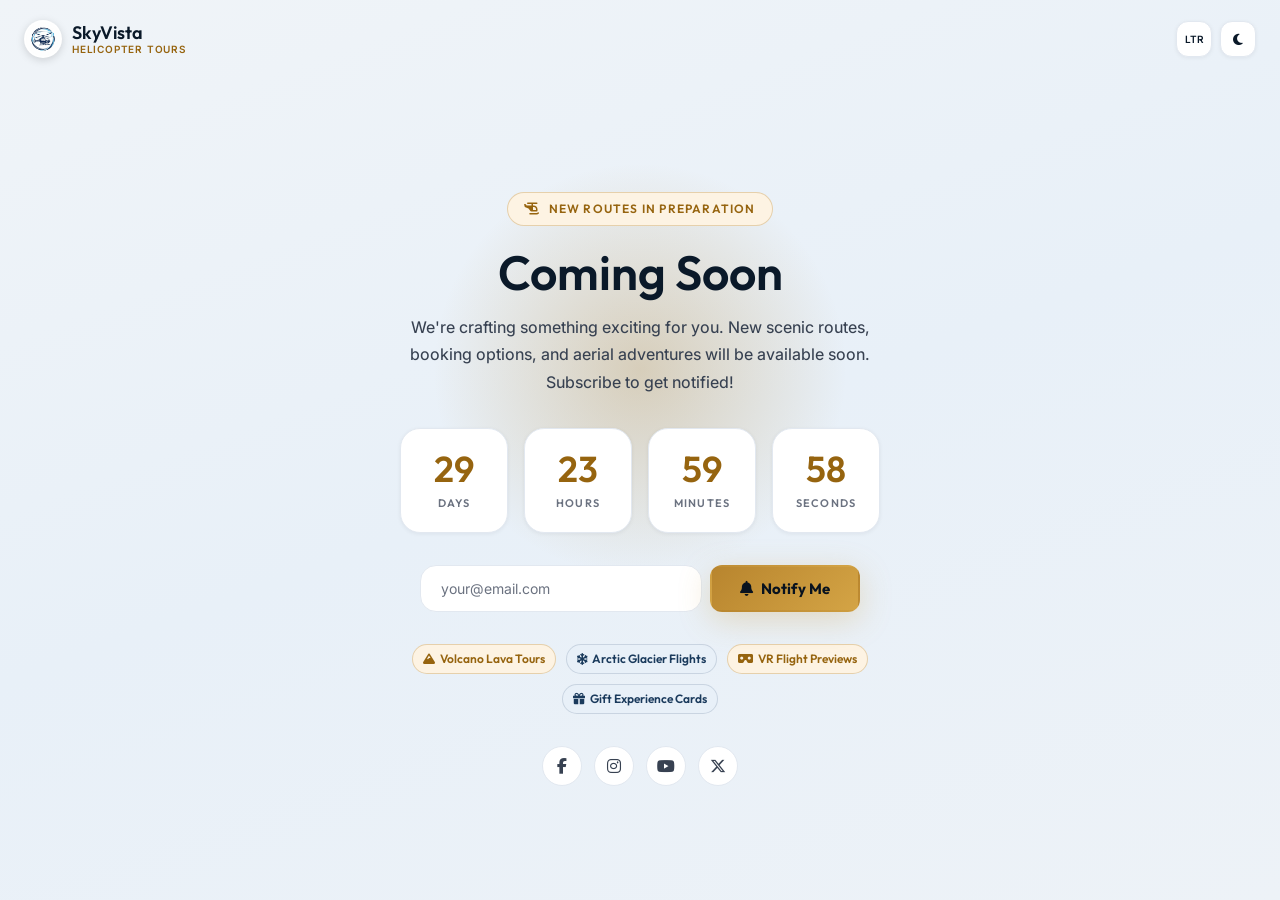
<file: coming-soon.html>
<!DOCTYPE html>
<html lang="en" id="root-html">
<head>
    <meta charset="UTF-8">
    <meta name="viewport" content="width=device-width, initial-scale=1.0">
    <meta name="description" content="This page is coming soon. Subscribe for updates on new routes, features, and aerial experiences from SkyVista Helicopter Tours.">
    <title>Coming Soon | SkyVista — Helicopter Tours & Scenic Flights</title>
    <link rel="icon" type="image/svg+xml" href="favicon.svg">
    <link rel="stylesheet" href="https://cdnjs.cloudflare.com/ajax/libs/font-awesome/6.5.1/css/all.min.css">
    <link rel="stylesheet" href="style.css">
</head>
<body class="fullscreen-page">

<!-- Top Bar -->
<div class="fullscreen-topbar">
    <a href="index.html" class="nav-logo" aria-label="SkyVista Home">
        <img src="assets/images/logo.jpg" alt="SkyVista Logo" width="38" height="38" style="width:38px;height:38px;object-fit:contain;display:block;border-radius:50%;background:#ffffff;padding:2px;box-shadow:0 2px 8px rgba(0,0,0,0.15);" />
        <div class="nav-logo-text">
            <span class="brand-top brand-name">SkyVista</span>
            <span class="brand-bottom brand-tagline">Helicopter Tours</span>
        </div>
    </a>
    <div style="display:flex;gap:0.5rem;">
        <button onclick="toggleDir()" class="auth-toggle-btn" title="Toggle Direction" aria-label="Toggle text direction">
            <span class="dir-label" style="font-size:0.625rem;font-weight:600;">LTR</span>
        </button>
        <button onclick="toggleTheme()" class="auth-toggle-btn" title="Toggle Theme" aria-label="Toggle dark mode">
            <i class="fas fa-moon theme-icon"></i>
        </button>
    </div>
</div>

<!-- Content -->
<div class="fullscreen-content">
    <div style="position:relative;max-width:540px;width:100%;margin:0 auto;">
        <!-- Decorative glow -->
        <div style="position:absolute;top:30%;left:50%;transform:translate(-50%,-50%);width:min(450px, 90vw);height:min(450px, 90vw);background:radial-gradient(circle,var(--secondary-glow),transparent 65%);border-radius:50%;pointer-events:none;"></div>

        <div style="position:relative;z-index:2;">
            <div class="section-tag" style="justify-content:center;margin-bottom:1rem;">
                <i class="fas fa-helicopter"></i> New Routes in Preparation
            </div>
            <h1 class="coming-title">Coming Soon</h1>
            <p class="coming-desc">
                We're crafting something exciting for you. New scenic routes, booking options, and aerial adventures will be available soon. Subscribe to get notified!
            </p>

            <!-- Countdown -->
            <div class="countdown-grid" id="countdown">
                <div class="countdown-item">
                    <div class="countdown-value" id="cd-days">28</div>
                    <div class="countdown-label">Days</div>
                </div>
                <div class="countdown-item">
                    <div class="countdown-value" id="cd-hours">14</div>
                    <div class="countdown-label">Hours</div>
                </div>
                <div class="countdown-item">
                    <div class="countdown-value" id="cd-mins">36</div>
                    <div class="countdown-label">Minutes</div>
                </div>
                <div class="countdown-item">
                    <div class="countdown-value" id="cd-secs">52</div>
                    <div class="countdown-label">Seconds</div>
                </div>
            </div>

            <!-- Subscribe -->
            <form class="subscribe-form" onsubmit="event.preventDefault(); alert('🎉 Subscribed! We will notify you when this page launches.'); this.reset();">
                <input type="email" placeholder="your@email.com" required>
                <button type="submit" class="btn btn-primary"><i class="fas fa-bell"></i> Notify Me</button>
            </form>

            <!-- Feature Preview Badges -->
            <div style="display:flex;gap:0.625rem;justify-content:center;flex-wrap:wrap;margin-top:1.5rem;">
                <span class="badge badge-gold"><i class="fas fa-mountain"></i> Volcano Lava Tours</span>
                <span class="badge badge-primary"><i class="fas fa-snowflake"></i> Arctic Glacier Flights</span>
                <span class="badge badge-gold"><i class="fas fa-vr-cardboard"></i> VR Flight Previews</span>
                <span class="badge badge-primary"><i class="fas fa-gift"></i> Gift Experience Cards</span>
            </div>

            <!-- Social -->
            <div class="coming-socials">
                <a href="#" class="coming-social-link" aria-label="Facebook"><i class="fab fa-facebook-f"></i></a>
                <a href="#" class="coming-social-link" aria-label="Instagram"><i class="fab fa-instagram"></i></a>
                <a href="#" class="coming-social-link" aria-label="YouTube"><i class="fab fa-youtube"></i></a>
                <a href="#" class="coming-social-link" aria-label="X (Twitter)"><i class="fab fa-x-twitter"></i></a>
            </div>
        </div>
    </div>
</div>

<script src="components.js"></script>
<script>
    document.addEventListener('DOMContentLoaded', function() {
        initAuthPage();

        // Simple countdown timer (30 days from now)
        const targetDate = new Date();
        targetDate.setDate(targetDate.getDate() + 30);

        function updateCountdown() {
            const now = new Date();
            const diff = targetDate - now;
            if (diff <= 0) return;

            const days = Math.floor(diff / (1000 * 60 * 60 * 24));
            const hours = Math.floor((diff % (1000 * 60 * 60 * 24)) / (1000 * 60 * 60));
            const mins = Math.floor((diff % (1000 * 60 * 60)) / (1000 * 60));
            const secs = Math.floor((diff % (1000 * 60)) / 1000);

            const d = document.getElementById('cd-days');
            const h = document.getElementById('cd-hours');
            const m = document.getElementById('cd-mins');
            const s = document.getElementById('cd-secs');

            if (d) d.textContent = String(days).padStart(2, '0');
            if (h) h.textContent = String(hours).padStart(2, '0');
            if (m) m.textContent = String(mins).padStart(2, '0');
            if (s) s.textContent = String(secs).padStart(2, '0');
        }

        updateCountdown();
        setInterval(updateCountdown, 1000);
    });
</script>
</body>
</html>
</file>
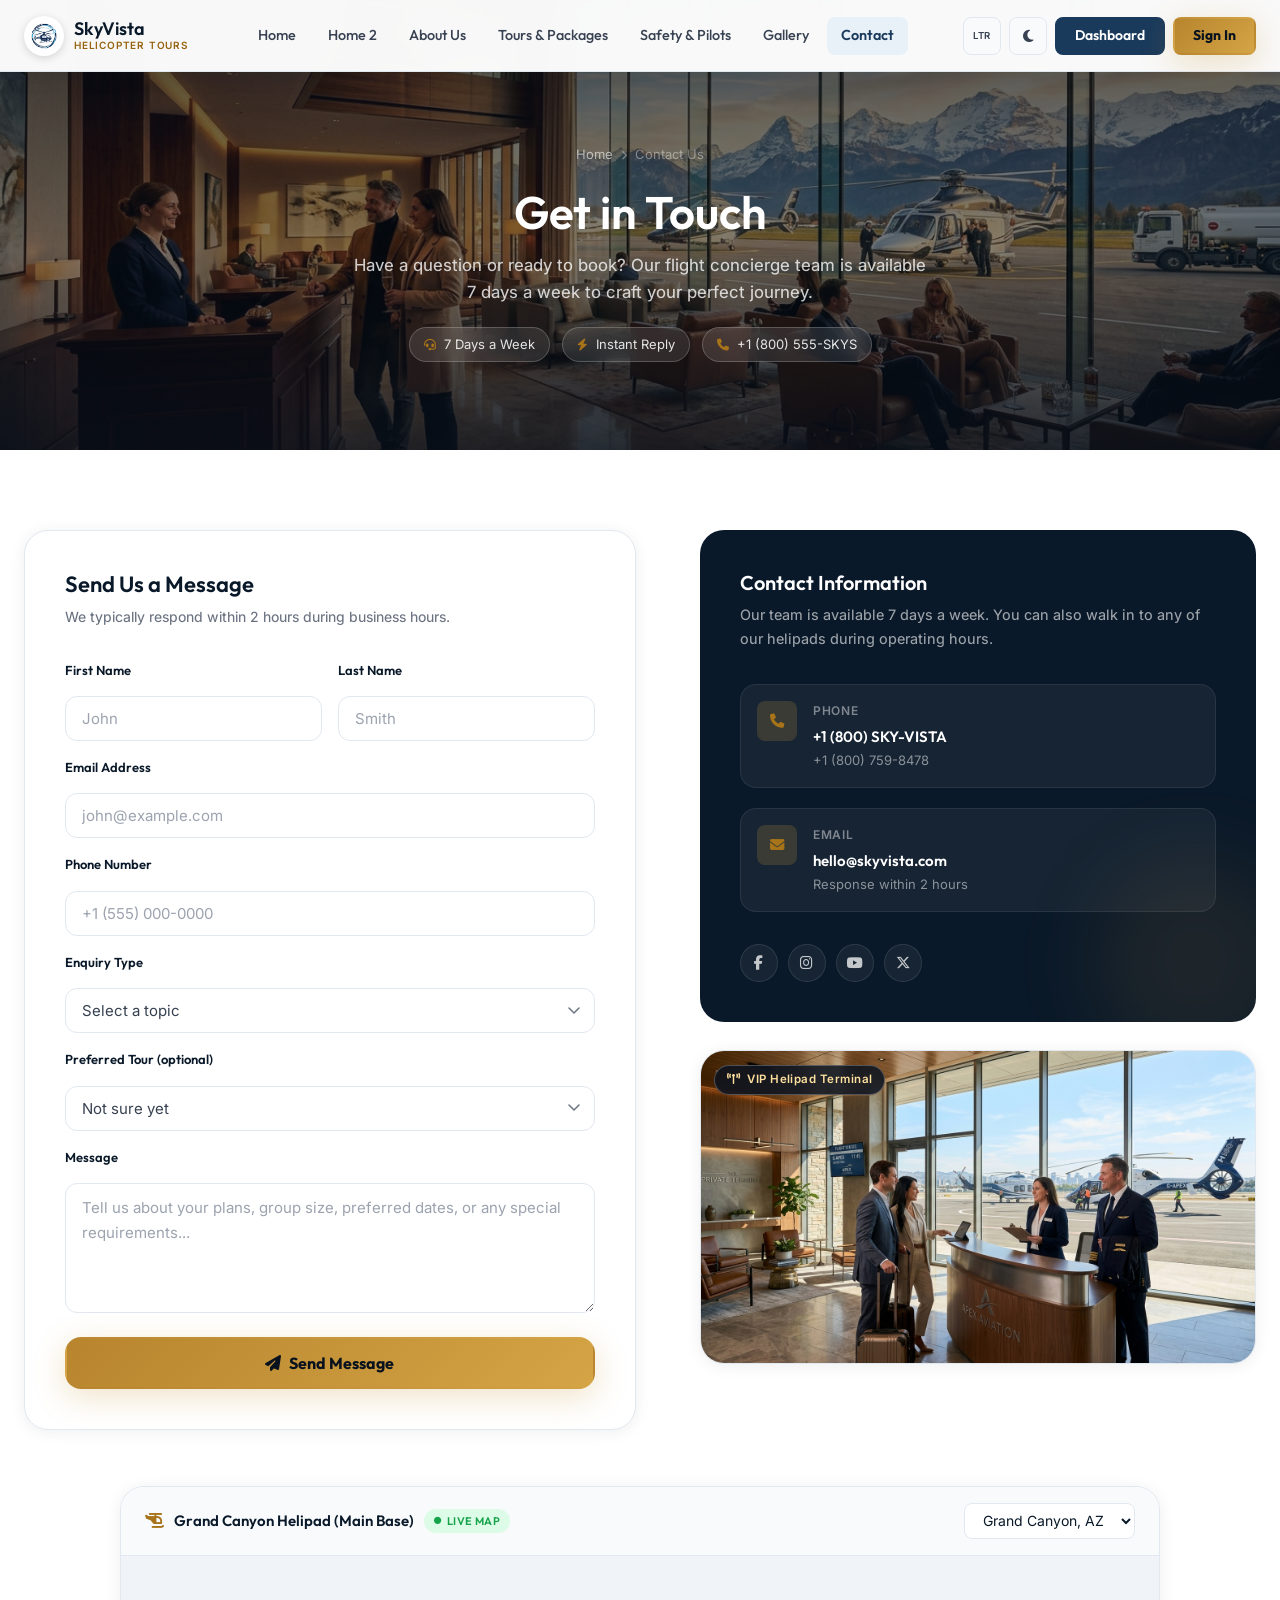
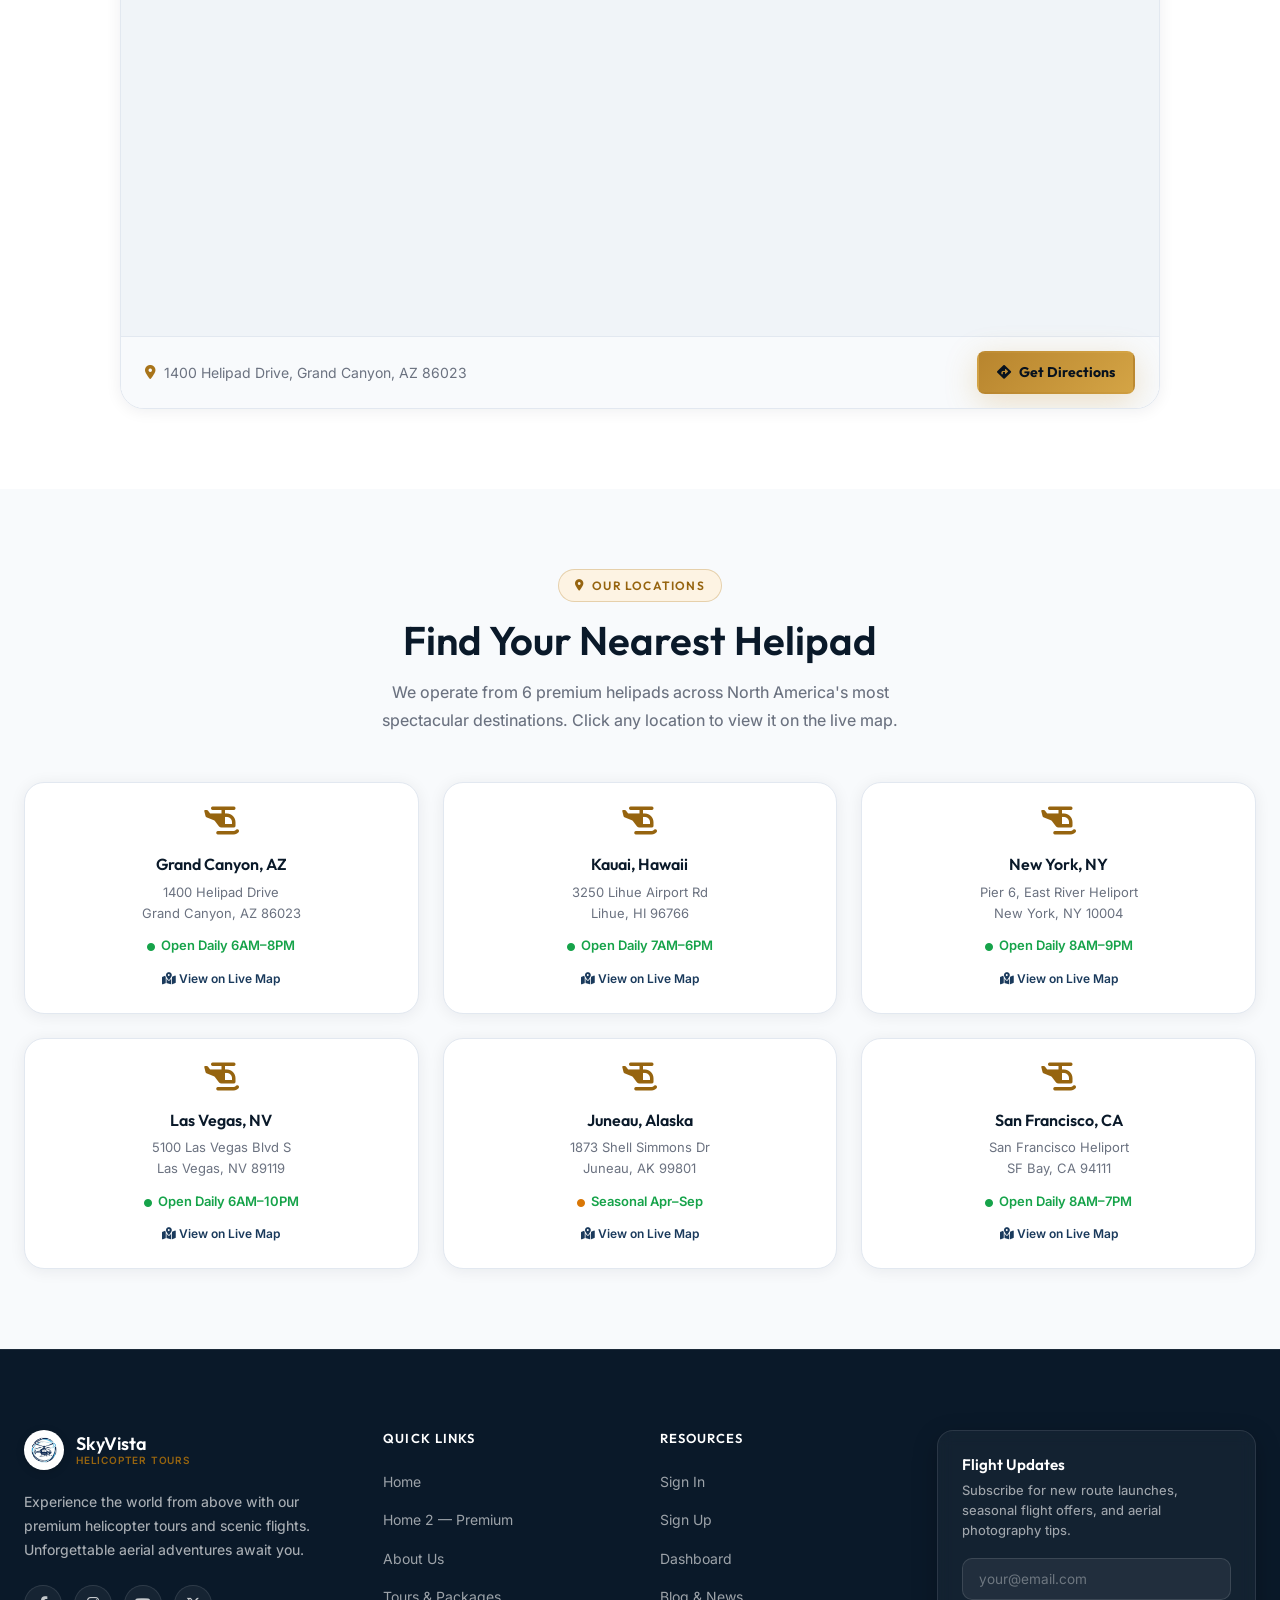
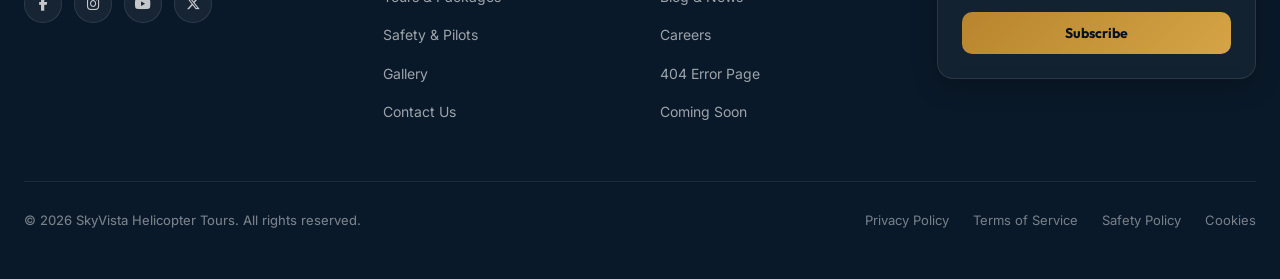
<file: contact.html>
<!DOCTYPE html>
<html lang="en" id="root-html">
<head>
    <meta charset="UTF-8">
    <meta name="viewport" content="width=device-width, initial-scale=1.0">
    <meta name="description" content="Contact SkyVista Helicopter Tours. Book a tour, request a private charter, or get answers to your questions. We're ready to help you take flight.">
    <title>Contact Us | SkyVista Helicopter Tours</title>
    <link rel="icon" type="image/svg+xml" href="favicon.svg">
    <link rel="stylesheet" href="https://cdnjs.cloudflare.com/ajax/libs/font-awesome/6.5.1/css/all.min.css">
    <link rel="stylesheet" href="style.css">
    <style>
        /* ── CONTACT PAGE ── */
        
        
        
        
        .breadcrumb { display: flex; align-items: center; justify-content: center; gap: 0.5rem; font-size: 0.8125rem; margin-bottom: 1.25rem; color: rgba(255,255,255,0.6); }
        .breadcrumb a { color: rgba(255,255,255,0.6); transition: var(--transition-fast); }
        .breadcrumb a:hover { color: var(--secondary); }
        .breadcrumb span { color: rgba(255,255,255,0.4); }

        /* Contact layout */
        .contact-layout {
            display: grid; grid-template-columns: 1.1fr 1fr; gap: 4rem; align-items: start;
        }

        /* Contact form card */
        .contact-form-card {
            background: var(--bg-card); border: 1px solid var(--border-default);
            border-radius: var(--radius-2xl); padding: 2.5rem; box-shadow: var(--shadow-card);
        }

        /* Contact info sidebar */
        .contact-info-card {
            background: var(--primary-dark); border-radius: var(--radius-2xl);
            padding: 2.5rem; color: #fff; position: relative; overflow: hidden;
        }
        .dark .contact-info-card { background: #050C16; }
        .contact-info-card::before {
            content: '';
            position: absolute; right: -40px; bottom: -40px;
            width: 200px; height: 200px;
            background: rgba(201,151,58,0.1); border-radius: 50%;
            filter: blur(40px); pointer-events: none;
        }

        .contact-info-title {
            font-family: var(--font-heading); font-size: 1.25rem; font-weight: 600;
            color: #fff; margin-bottom: 0.5rem;
        }
        .contact-info-sub { font-size: 0.9rem; color: rgba(255,255,255,0.6); margin-bottom: 2rem; line-height: 1.7; }

        .contact-info-items { display: flex; flex-direction: column; gap: 1.25rem; }
        .contact-info-item {
            display: flex; gap: 1rem; align-items: flex-start;
            padding: 1rem; border-radius: var(--radius-lg);
            background: rgba(255,255,255,0.05); border: 1px solid rgba(255,255,255,0.08);
            transition: var(--transition-fast);
        }
        .contact-info-item:hover { background: rgba(255,255,255,0.08); }
        .contact-info-icon {
            width: 40px; height: 40px; border-radius: var(--radius-sm);
            background: rgba(201,151,58,0.2); color: var(--secondary);
            display: flex; align-items: center; justify-content: center;
            font-size: 0.9rem; flex-shrink: 0;
        }
        .contact-info-key { font-size: 0.75rem; font-weight: 600; text-transform: uppercase; letter-spacing: 0.07em; color: rgba(255,255,255,0.45); margin-bottom: 0.25rem; }
        .contact-info-val { font-family: var(--font-heading); font-size: 0.9375rem; font-weight: 600; color: #fff; }
        .contact-info-note { font-size: 0.8125rem; color: rgba(255,255,255,0.5); }

        .contact-social { display: flex; gap: 0.625rem; margin-top: 2rem; }

        /* Terminal operations card in right column */
        .contact-terminal-card {
            margin-top: 1.75rem;
            background: var(--bg-card);
            border: 1px solid var(--border-default);
            border-radius: var(--radius-2xl);
            overflow: hidden;
            box-shadow: var(--shadow-card);
            transition: var(--transition-smooth);
        }
        .contact-terminal-card:hover {
            transform: translateY(-4px);
            border-color: var(--secondary);
            box-shadow: 0 16px 36px -10px rgba(201, 151, 58, 0.2);
        }
        .contact-terminal-img-wrap {
            position: relative;
            aspect-ratio: 16/9;
            overflow: hidden;
        }
        .contact-terminal-img {
            width: 100%;
            height: 100%;
            object-fit: cover;
            transition: transform 0.6s ease;
        }
        .contact-terminal-card:hover .contact-terminal-img {
            transform: scale(1.06);
        }
        .contact-terminal-badge {
            position: absolute;
            top: 0.85rem;
            left: 0.85rem;
            background: rgba(8, 18, 32, 0.82);
            border: 1px solid rgba(255, 255, 255, 0.25);
            color: #FFE29F;
            padding: 0.3rem 0.75rem;
            border-radius: var(--radius-full);
            font-size: 0.72rem;
            font-weight: 600;
            letter-spacing: 0.04em;
            backdrop-filter: blur(8px);
            display: inline-flex;
            align-items: center;
            gap: 0.4rem;
        }
        .contact-terminal-body {
            padding: 1.5rem 1.75rem;
        }
        .contact-terminal-title {
            font-family: var(--font-heading);
            font-size: 1.0625rem;
            font-weight: 700;
            color: var(--text-heading);
            margin-bottom: 0.4rem;
        }
        .contact-terminal-desc {
            font-size: 0.85rem;
            color: var(--text-muted);
            line-height: 1.65;
            margin-bottom: 1rem;
        }
        .contact-terminal-meta {
            display: flex;
            align-items: center;
            gap: 1.25rem;
            flex-wrap: wrap;
            font-size: 0.78125rem;
            color: var(--text-muted);
            border-top: 1px solid var(--border-light);
            padding-top: 0.875rem;
        }
        .contact-terminal-meta span {
            display: inline-flex;
            align-items: center;
            gap: 0.4rem;
        }

        /* Live Map Container */
        .live-map-wrapper {
            margin: 3.5rem auto 0;
            max-width: 1040px;
            width: 100%;
            border-radius: var(--radius-2xl);
            overflow: hidden;
            border: 1px solid var(--border-default);
            background: var(--bg-card);
            box-shadow: var(--shadow-card);
            position: relative;
            transition: var(--transition-smooth);
        }
        .live-map-wrapper:hover {
            box-shadow: var(--shadow-card-hover);
        }
        .live-map-header {
            display: flex;
            align-items: center;
            justify-content: space-between;
            padding: 1rem 1.5rem;
            background: var(--bg-surface);
            border-bottom: 1px solid var(--border-default);
            gap: 1rem;
            flex-wrap: wrap;
        }
        .live-map-title {
            display: flex;
            align-items: center;
            gap: 0.625rem;
            font-family: var(--font-heading);
            font-size: 0.9375rem;
            font-weight: 600;
            color: var(--text-heading);
        }
        .live-map-badge {
            display: inline-flex;
            align-items: center;
            gap: 0.35rem;
            font-size: 0.6875rem;
            font-weight: 600;
            color: var(--green);
            background: var(--green-light);
            padding: 0.2rem 0.6rem;
            border-radius: var(--radius-full);
            letter-spacing: 0.04em;
            text-transform: uppercase;
        }
        .dark .live-map-badge {
            background: rgba(22, 163, 74, 0.18);
            color: #4ade80;
        }
        .live-map-select {
            font-family: var(--font-body);
            font-size: 0.875rem;
            padding: 0.45rem 0.875rem;
            border-radius: var(--radius-sm);
            border: 1px solid var(--border-default);
            background: var(--bg-card);
            color: var(--text-heading);
            outline: none;
            cursor: pointer;
            transition: var(--transition-fast);
        }
        .live-map-select:focus {
            border-color: var(--primary);
        }
        .live-map-frame-wrap {
            position: relative;
            width: 100%;
            height: 380px;
            background: var(--bg-alt);
        }
        .live-map-iframe {
            width: 100%;
            height: 100%;
            border: none;
            display: block;
        }
        .live-map-footer {
            display: flex;
            align-items: center;
            justify-content: space-between;
            padding: 0.875rem 1.5rem;
            background: var(--bg-surface);
            border-top: 1px solid var(--border-default);
            gap: 1rem;
            flex-wrap: wrap;
        }
        .live-map-addr {
            font-size: 0.875rem;
            color: var(--text-muted);
            display: flex;
            align-items: center;
            gap: 0.5rem;
        }

        /* Helipad locations */
        .helipads-grid { display: grid; grid-template-columns: repeat(3, 1fr); gap: 1.5rem; }
        .helipad-card {
            background: var(--bg-card); border: 1px solid var(--border-default);
            border-radius: var(--radius-xl); padding: 1.5rem; text-align: center;
            transition: var(--transition-smooth); box-shadow: var(--shadow-card);
        }
        .helipad-card:hover { box-shadow: var(--shadow-card-hover); transform: translateY(-3px); border-color: var(--secondary); }
        .helipad-icon { font-size: 1.75rem; color: var(--secondary-text); margin-bottom: 1rem; display: block; }
        .helipad-name { font-family: var(--font-heading); font-size: 1rem; font-weight: 600; color: var(--text-heading); margin-bottom: 0.25rem; }
        .helipad-addr { font-size: 0.8125rem; color: var(--text-muted); margin-bottom: 0.75rem; line-height: 1.6; }
        .helipad-hrs { font-size: 0.8125rem; color: var(--green); font-weight: 600; }

        @media (max-width: 1024px) {
            .contact-layout { grid-template-columns: 1fr; gap: 2.5rem; }
            .helipads-grid { grid-template-columns: 1fr 1fr; }
        }
        @media (max-width: 768px) {
            .contact-form-card { padding: 1.5rem; }
            .helipads-grid { grid-template-columns: 1fr; }
        }
    </style>
</head>
<body>

<div id="main-nav"></div>

<!-- PAGE HERO -->
<section class="page-hero">
    <img src="assets/images/hero-contact-banner.jpg" alt="Luxury helipad concierge terminal lounge" class="page-hero-bg">
    <div class="page-hero-overlay"></div>
    <div class="page-hero-content container">
        <div class="breadcrumb animate-on-scroll">
            <a href="index.html">Home</a>
            <span><i class="fas fa-chevron-right" style="font-size:0.6rem;"></i></span>
            <span>Contact Us</span>
        </div>
        <h1 class="page-hero-title animate-on-scroll delay-1">Get in Touch</h1>
        <p class="page-hero-sub animate-on-scroll delay-2">Have a question or ready to book? Our flight concierge team is available 7 days a week to craft your perfect journey.</p>
        <div class="page-hero-badges animate-on-scroll delay-3">
            <span class="hero-chip"><i class="fas fa-headset"></i> 7 Days a Week</span>
            <span class="hero-chip"><i class="fas fa-bolt"></i> Instant Reply</span>
            <span class="hero-chip"><i class="fas fa-phone"></i> +1 (800) 555-SKYS</span>
        </div>
    </div>
</section>

<!-- CONTACT MAIN -->
<section class="section">
    <div class="container">
        <div class="contact-layout">
            <!-- Form -->
            <div class="contact-form-card animate-on-scroll">
                <h2 style="font-family:var(--font-heading);font-size:1.375rem;font-weight:600;color:var(--text-heading);margin-bottom:0.375rem;">Send Us a Message</h2>
                <p style="font-size:0.875rem;color:var(--text-muted);margin-bottom:2rem;">We typically respond within 2 hours during business hours.</p>

                <form onsubmit="event.preventDefault(); alert('Message sent! We\'ll reply within 2 hours.'); this.reset();" id="contact-form">
                    <div style="display:grid;grid-template-columns:1fr 1fr;gap:1rem;margin-bottom:1rem;">
                        <div class="form-group">
                            <label class="form-label" for="c-firstname">First Name</label>
                            <input type="text" id="c-firstname" class="form-input" placeholder="John" required>
                        </div>
                        <div class="form-group">
                            <label class="form-label" for="c-lastname">Last Name</label>
                            <input type="text" id="c-lastname" class="form-input" placeholder="Smith" required>
                        </div>
                    </div>

                    <div class="form-group" style="margin-bottom:1rem;">
                        <label class="form-label" for="c-email">Email Address</label>
                        <input type="email" id="c-email" class="form-input" placeholder="john@example.com" required>
                    </div>

                    <div class="form-group" style="margin-bottom:1rem;">
                        <label class="form-label" for="c-phone">Phone Number</label>
                        <input type="tel" id="c-phone" class="form-input" placeholder="+1 (555) 000-0000">
                    </div>

                    <div class="form-group" style="margin-bottom:1rem;">
                        <label class="form-label" for="c-subject">Enquiry Type</label>
                        <select id="c-subject" class="form-input form-select">
                            <option value="">Select a topic</option>
                            <option>General Enquiry</option>
                            <option>Book a Tour</option>
                            <option>Private Charter Request</option>
                            <option>Group Booking (8+ people)</option>
                            <option>Corporate Event</option>
                            <option>Gift Voucher</option>
                            <option>Cancel / Reschedule</option>
                            <option>Other</option>
                        </select>
                    </div>

                    <div class="form-group" style="margin-bottom:1rem;">
                        <label class="form-label" for="c-tour">Preferred Tour (optional)</label>
                        <select id="c-tour" class="form-input form-select">
                            <option value="">Not sure yet</option>
                            <option>Grand Canyon Rim Explorer — $349/person</option>
                            <option>Coastal Cliffs & Coves — $249/person</option>
                            <option>City Lights Night Flight — $299/person</option>
                            <option>Golden Hour Sunset Flight — $389/person</option>
                            <option>Canyon Express Intro — $149/person</option>
                            <option>Private Charter — Custom</option>
                        </select>
                    </div>

                    <div class="form-group" style="margin-bottom:1.5rem;">
                        <label class="form-label" for="c-message">Message</label>
                        <textarea id="c-message" class="form-input form-textarea" placeholder="Tell us about your plans, group size, preferred dates, or any special requirements..." required style="min-height:130px;"></textarea>
                    </div>

                    <button type="submit" class="btn btn-primary btn-full btn-lg">
                        <i class="fas fa-paper-plane"></i> Send Message
                    </button>
                </form>
            </div>

            <!-- Info Panel -->
            <div class="animate-on-scroll delay-2">
                <div class="contact-info-card">
                    <h3 class="contact-info-title">Contact Information</h3>
                    <p class="contact-info-sub">Our team is available 7 days a week. You can also walk in to any of our helipads during operating hours.</p>

                    <div class="contact-info-items">
                        <div class="contact-info-item">
                            <div class="contact-info-icon"><i class="fas fa-phone"></i></div>
                            <div>
                                <div class="contact-info-key">Phone</div>
                                <div class="contact-info-val">+1 (800) SKY-VISTA</div>
                                <div class="contact-info-note">+1 (800) 759-8478</div>
                            </div>
                        </div>
                        <div class="contact-info-item">
                            <div class="contact-info-icon"><i class="fas fa-envelope"></i></div>
                            <div>
                                <div class="contact-info-key">Email</div>
                                <div class="contact-info-val">hello@skyvista.com</div>
                                <div class="contact-info-note">Response within 2 hours</div>
                            </div>
                        </div>
                    </div>

                    <div class="contact-social">
                        <a href="#" class="footer-social-link" aria-label="Facebook"><i class="fab fa-facebook-f"></i></a>
                        <a href="#" class="footer-social-link" aria-label="Instagram"><i class="fab fa-instagram"></i></a>
                        <a href="#" class="footer-social-link" aria-label="YouTube"><i class="fab fa-youtube"></i></a>
                        <a href="#" class="footer-social-link" aria-label="X (Twitter)"><i class="fab fa-x-twitter"></i></a>
                    </div>
                </div>

                <!-- Helipad Terminal & Dispatch Operations Card -->
                <div class="contact-terminal-card">
                    <div class="contact-terminal-img-wrap">
                        <img src="assets/images/contact-operations.jpg" alt="SkyVista Flight Operations Center" class="contact-terminal-img">
                        <span class="contact-terminal-badge"><i class="fas fa-tower-broadcast"></i> VIP Helipad Terminal</span>
                    </div>
                </div>
            </div>
        </div>

        <!-- Interactive Live Map (Moved Down and Centered) -->
        <div class="live-map-wrapper animate-on-scroll" id="live-map-card">
            <div class="live-map-header">
                <div class="live-map-title">
                    <i class="fas fa-helicopter" style="color:var(--secondary);font-size:0.95rem;"></i>
                    <span id="live-map-name">Grand Canyon Helipad (Main Base)</span>
                    <span class="live-map-badge"><i class="fas fa-circle" style="font-size:0.45rem;"></i> Live Map</span>
                </div>
                <div class="live-map-actions">
                    <select id="helipad-selector" class="live-map-select" onchange="switchHelipad(this.value)" aria-label="Select Helipad Location">
                        <option value="grand-canyon" selected>Grand Canyon, AZ</option>
                        <option value="kauai">Kauai, Hawaii</option>
                        <option value="nyc">New York, NY</option>
                        <option value="vegas">Las Vegas, NV</option>
                        <option value="juneau">Juneau, Alaska</option>
                        <option value="sf">San Francisco, CA</option>
                    </select>
                </div>
            </div>

            <div class="live-map-frame-wrap">
                <iframe id="live-map-iframe"
                    class="live-map-iframe"
                    src="https://maps.google.com/maps?q=Grand+Canyon+National+Park+Airport,+AZ&t=&z=13&ie=UTF8&iwloc=&output=embed"
                    loading="lazy"
                    allowfullscreen=""
                    referrerpolicy="no-referrer-when-downgrade"
                    title="SkyVista Helipad Live Map">
                </iframe>
            </div>

            <div class="live-map-footer">
                <div class="live-map-addr" id="live-map-addr">
                    <i class="fas fa-location-dot" style="color:var(--secondary);"></i>
                    <span>1400 Helipad Drive, Grand Canyon, AZ 86023</span>
                </div>
                <a id="live-map-directions-btn"
                   href="https://www.google.com/maps/dir/?api=1&destination=Grand+Canyon+National+Park+Airport"
                   target="_blank"
                   rel="noopener noreferrer"
                   class="btn btn-primary btn-sm">
                    <i class="fas fa-directions"></i> Get Directions
                </a>
            </div>
        </div>
    </div>
</section>

<!-- HELIPAD LOCATIONS -->
<section class="section" style="background:var(--bg-surface);">
    <div class="container">
        <div class="text-center animate-on-scroll">
            <span class="section-tag"><i class="fas fa-map-marker-alt" style="font-size:0.7rem;"></i> Our Locations</span>
            <h2 class="section-title">Find Your Nearest Helipad</h2>
            <p class="section-subtitle">We operate from 6 premium helipads across North America's most spectacular destinations. Click any location to view it on the live map.</p>
        </div>
        <div class="helipads-grid" style="margin-top:3rem;">
            <div class="helipad-card animate-on-scroll delay-1" onclick="focusHelipad('grand-canyon')" style="cursor:pointer;" title="Click to view on live map">
                <i class="fas fa-helicopter helipad-icon"></i>
                <div class="helipad-name">Grand Canyon, AZ</div>
                <div class="helipad-addr">1400 Helipad Drive<br>Grand Canyon, AZ 86023</div>
                <div class="helipad-hrs"><i class="fas fa-circle" style="font-size:0.5rem;margin-right:3px;"></i> Open Daily 6AM–8PM</div>
                <div style="margin-top:0.75rem;font-size:0.75rem;color:var(--primary);font-weight:600;"><i class="fas fa-map-location-dot"></i> View on Live Map</div>
            </div>
            <div class="helipad-card animate-on-scroll delay-2" onclick="focusHelipad('kauai')" style="cursor:pointer;" title="Click to view on live map">
                <i class="fas fa-helicopter helipad-icon"></i>
                <div class="helipad-name">Kauai, Hawaii</div>
                <div class="helipad-addr">3250 Lihue Airport Rd<br>Lihue, HI 96766</div>
                <div class="helipad-hrs"><i class="fas fa-circle" style="font-size:0.5rem;margin-right:3px;"></i> Open Daily 7AM–6PM</div>
                <div style="margin-top:0.75rem;font-size:0.75rem;color:var(--primary);font-weight:600;"><i class="fas fa-map-location-dot"></i> View on Live Map</div>
            </div>
            <div class="helipad-card animate-on-scroll delay-3" onclick="focusHelipad('nyc')" style="cursor:pointer;" title="Click to view on live map">
                <i class="fas fa-helicopter helipad-icon"></i>
                <div class="helipad-name">New York, NY</div>
                <div class="helipad-addr">Pier 6, East River Heliport<br>New York, NY 10004</div>
                <div class="helipad-hrs"><i class="fas fa-circle" style="font-size:0.5rem;margin-right:3px;"></i> Open Daily 8AM–9PM</div>
                <div style="margin-top:0.75rem;font-size:0.75rem;color:var(--primary);font-weight:600;"><i class="fas fa-map-location-dot"></i> View on Live Map</div>
            </div>
            <div class="helipad-card animate-on-scroll delay-1" onclick="focusHelipad('vegas')" style="cursor:pointer;" title="Click to view on live map">
                <i class="fas fa-helicopter helipad-icon"></i>
                <div class="helipad-name">Las Vegas, NV</div>
                <div class="helipad-addr">5100 Las Vegas Blvd S<br>Las Vegas, NV 89119</div>
                <div class="helipad-hrs"><i class="fas fa-circle" style="font-size:0.5rem;margin-right:3px;"></i> Open Daily 6AM–10PM</div>
                <div style="margin-top:0.75rem;font-size:0.75rem;color:var(--primary);font-weight:600;"><i class="fas fa-map-location-dot"></i> View on Live Map</div>
            </div>
            <div class="helipad-card animate-on-scroll delay-2" onclick="focusHelipad('juneau')" style="cursor:pointer;" title="Click to view on live map">
                <i class="fas fa-helicopter helipad-icon"></i>
                <div class="helipad-name">Juneau, Alaska</div>
                <div class="helipad-addr">1873 Shell Simmons Dr<br>Juneau, AK 99801</div>
                <div class="helipad-hrs"><i class="fas fa-circle" style="font-size:0.5rem;margin-right:3px;color:var(--amber);"></i> Seasonal Apr–Sep</div>
                <div style="margin-top:0.75rem;font-size:0.75rem;color:var(--primary);font-weight:600;"><i class="fas fa-map-location-dot"></i> View on Live Map</div>
            </div>
            <div class="helipad-card animate-on-scroll delay-3" onclick="focusHelipad('sf')" style="cursor:pointer;" title="Click to view on live map">
                <i class="fas fa-helicopter helipad-icon"></i>
                <div class="helipad-name">San Francisco, CA</div>
                <div class="helipad-addr">San Francisco Heliport<br>SF Bay, CA 94111</div>
                <div class="helipad-hrs"><i class="fas fa-circle" style="font-size:0.5rem;margin-right:3px;"></i> Open Daily 8AM–7PM</div>
                <div style="margin-top:0.75rem;font-size:0.75rem;color:var(--primary);font-weight:600;"><i class="fas fa-map-location-dot"></i> View on Live Map</div>
            </div>
        </div>
    </div>
</section>

<div id="main-footer"></div>
<script src="components.js"></script>
<script>
const helipadsData = {
    'grand-canyon': {
        name: 'Grand Canyon Helipad (Main Base)',
        addr: '1400 Helipad Drive, Grand Canyon, AZ 86023',
        query: 'Grand Canyon National Park Airport, AZ',
        destination: 'Grand+Canyon+National+Park+Airport'
    },
    'kauai': {
        name: 'Kauai Heliport (Lihue Base)',
        addr: '3250 Lihue Airport Rd, Lihue, HI 96766',
        query: '3250 Lihue Airport Rd, Lihue, HI 96766',
        destination: '3250+Lihue+Airport+Rd+Lihue+HI+96766'
    },
    'nyc': {
        name: 'Downtown Manhattan Heliport (Pier 6)',
        addr: 'Pier 6, East River Heliport, New York, NY 10004',
        query: 'Downtown Manhattan Heliport, Pier 6, New York, NY',
        destination: 'Downtown+Manhattan+Heliport+Pier+6+New+York+NY'
    },
    'vegas': {
        name: 'Las Vegas Strip Terminal',
        addr: '5100 Las Vegas Blvd S, Las Vegas, NV 89119',
        query: '5100 Las Vegas Blvd S, Las Vegas, NV 89119',
        destination: '5100+Las+Vegas+Blvd+S+Las+Vegas+NV+89119'
    },
    'juneau': {
        name: 'Juneau Glacier Heliport',
        addr: '1873 Shell Simmons Dr, Juneau, AK 99801',
        query: '1873 Shell Simmons Dr, Juneau, AK 99801',
        destination: '1873+Shell+Simmons+Dr+Juneau+AK+99801'
    },
    'sf': {
        name: 'San Francisco Bay Heliport',
        addr: 'San Francisco Heliport, SF Bay, CA 94111',
        query: 'San Francisco Heliport, CA',
        destination: 'San+Francisco+Heliport+CA'
    }
};

function switchHelipad(key) {
    const data = helipadsData[key];
    if (!data) return;
    const iframe = document.getElementById('live-map-iframe');
    const nameEl = document.getElementById('live-map-name');
    const addrEl = document.getElementById('live-map-addr');
    const dirBtn = document.getElementById('live-map-directions-btn');
    const selector = document.getElementById('helipad-selector');

    if (iframe) iframe.src = `https://maps.google.com/maps?q=${encodeURIComponent(data.query)}&t=&z=13&ie=UTF8&iwloc=&output=embed`;
    if (nameEl) nameEl.textContent = data.name;
    if (addrEl) addrEl.innerHTML = `<i class="fas fa-location-dot" style="color:var(--secondary);"></i> <span>${data.addr}</span>`;
    if (dirBtn) dirBtn.href = `https://www.google.com/maps/dir/?api=1&destination=${data.destination}`;
    if (selector) selector.value = key;
}

function focusHelipad(key) {
    switchHelipad(key);
    const card = document.getElementById('live-map-card');
    if (card) {
        card.scrollIntoView({ behavior: 'smooth', block: 'center' });
        card.style.borderColor = 'var(--secondary)';
        card.style.boxShadow = '0 0 0 3px rgba(201, 151, 58, 0.45)';
        setTimeout(() => {
            card.style.borderColor = '';
            card.style.boxShadow = '';
        }, 1800);
    }
}
</script>
</body>
</html>
</file>
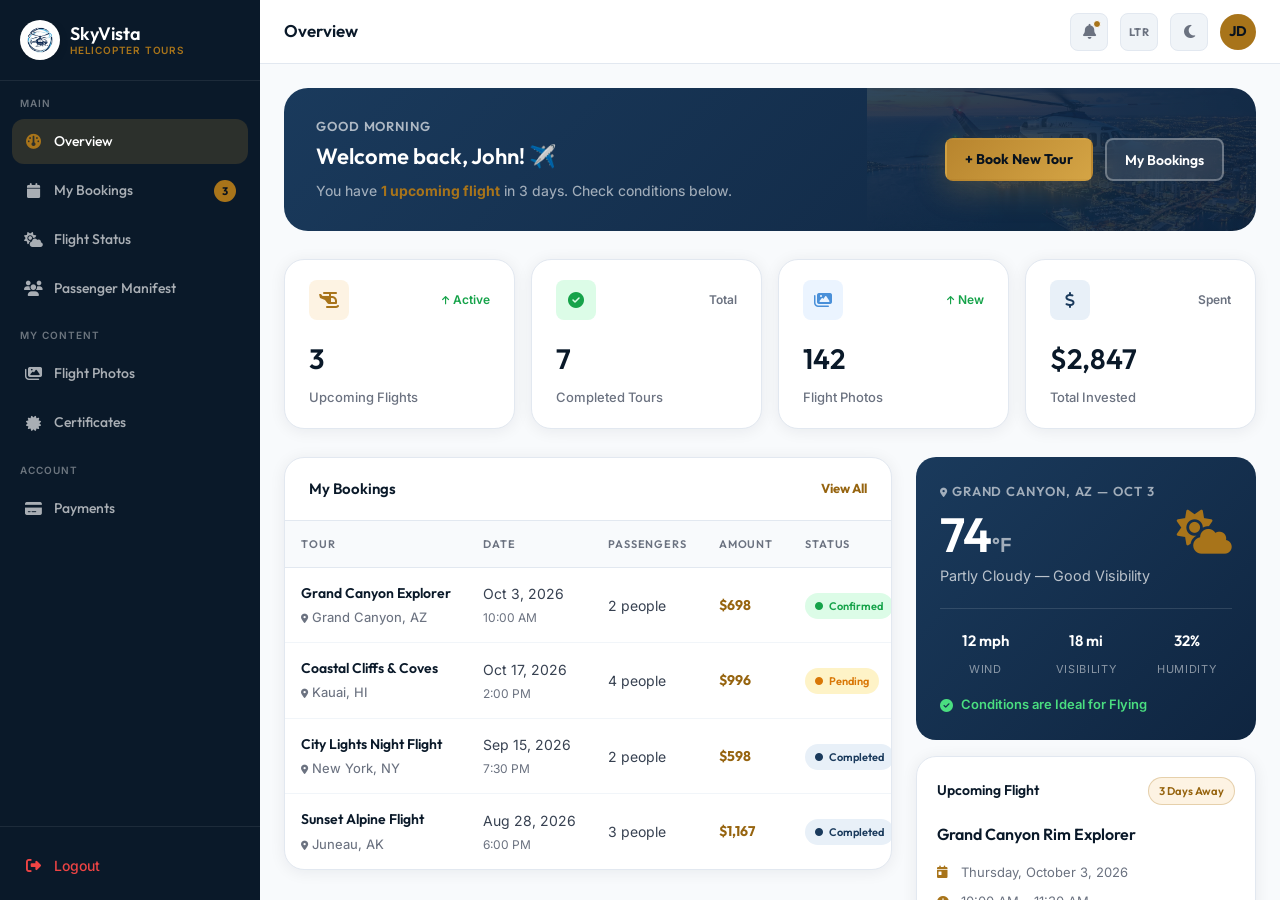
<file: dashboard.html>
<!DOCTYPE html>
<html lang="en" id="root-html">
<head>
    <meta charset="UTF-8">
    <meta name="viewport" content="width=device-width, initial-scale=1.0">
    <meta name="description" content="SkyVista Passenger Dashboard — Manage your helicopter tour bookings, view flight status, access photos, certificates, and payments.">
    <title>Dashboard | SkyVista Helicopter Tours</title>
    <link rel="icon" type="image/svg+xml" href="favicon.svg">
    <link rel="stylesheet" href="https://cdnjs.cloudflare.com/ajax/libs/font-awesome/6.5.1/css/all.min.css">
    <link rel="stylesheet" href="style.css">
    <style>
        /* ══════════════════════════════════
           DASHBOARD LAYOUT
        ══════════════════════════════════ */
        body { overflow: hidden; }
        .dashboard-layout {
            display: flex;
            height: 100vh;
            width: 100%;
            max-width: 100vw;
            overflow: hidden;
            background: var(--bg-surface);
        }
        .dark .dashboard-layout { background: var(--bg-body); }

        /* ── Sidebar ── */
        .db-sidebar {
            width: 260px;
            min-width: 260px;
            background: var(--primary-dark);
            display: flex;
            flex-direction: column;
            height: 100vh;
            overflow-y: auto;
            overflow-x: hidden;
            transition: width 0.3s ease, min-width 0.3s ease;
            flex-shrink: 0;
            position: relative;
            z-index: 200;
        }
        .dark .db-sidebar { background: #050C16; }

        .db-sidebar-top {
            padding: 1.25rem 1.25rem;
            border-bottom: 1px solid rgba(255,255,255,0.08);
            display: flex;
            align-items: center;
            gap: 0.75rem;
            flex-shrink: 0;
        }

        .db-logo {
            display: flex;
            align-items: center;
            gap: 0.625rem;
            text-decoration: none;
            overflow: hidden;
            flex: 1;
        }
        .db-logo-img {
            width: 40px;
            height: 40px;
            object-fit: contain;
            border-radius: var(--radius-full);
            background: #ffffff;
            padding: 2px;
            box-shadow: 0 2px 8px rgba(0,0,0,0.15);
            flex-shrink: 0;
            display: block;
        }
        .db-logo-text {
            display: flex !important;
            flex-direction: column;
            line-height: 1.15;
            overflow: hidden;
        }
        .db-brand {
            font-family: var(--font-heading);
            font-size: 1.125rem;
            font-weight: 600;
            color: #ffffff;
            letter-spacing: -0.01em;
            white-space: nowrap;
            display: block;
        }
        .db-brand-sub {
            font-size: 0.625rem;
            font-weight: 600;
            color: var(--secondary);
            text-transform: uppercase;
            letter-spacing: 0.08em;
            white-space: nowrap;
            display: block;
        }

        /* Nav items */
        .db-nav {
            flex: 1;
            padding: 0.75rem;
            display: flex;
            flex-direction: column;
            gap: 0.25rem;
            overflow-y: auto;
            min-height: 0;
            scrollbar-width: thin;
            scrollbar-color: rgba(255, 255, 255, 0.15) transparent;
        }
        .db-nav::-webkit-scrollbar {
            width: 4px;
        }
        .db-nav::-webkit-scrollbar-track {
            background: transparent;
        }
        .db-nav::-webkit-scrollbar-thumb {
            background: rgba(255, 255, 255, 0.15);
            border-radius: 4px;
        }
        .db-nav::-webkit-scrollbar-thumb:hover {
            background: rgba(255, 255, 255, 0.3);
        }
        .db-nav > * {
            flex-shrink: 0;
        }

        .db-nav-section-label {
            display: block;
            font-size: 0.625rem;
            font-weight: 600;
            text-transform: uppercase;
            letter-spacing: 0.1em;
            color: rgba(255, 255, 255, 0.4);
            padding: 0.875rem 0.5rem 0.375rem;
            white-space: nowrap;
            overflow: hidden;
            line-height: 1.2;
            flex-shrink: 0;
        }
        .db-nav-section-label:first-child {
            padding-top: 0.25rem;
        }

        .db-nav-item {
            display: flex;
            align-items: center;
            gap: 0.75rem;
            padding: 0.6875rem 0.75rem;
            border-radius: var(--radius-md);
            font-family: var(--font-heading);
            font-size: 0.875rem;
            font-weight: 500;
            color: rgba(255, 255, 255, 0.65);
            cursor: pointer;
            transition: var(--transition-fast);
            text-decoration: none;
            white-space: nowrap;
            overflow: hidden;
            position: relative;
            flex-shrink: 0;
        }
        .db-nav-item:hover { background: rgba(255,255,255,0.08); color: rgba(255,255,255,0.9); }
        .db-nav-item.active { background: rgba(201,151,58,0.18); color: #fff; }
        .db-nav-item.active .db-nav-icon { color: var(--secondary); }
        .db-nav-icon { font-size: 0.9375rem; width: 18px; flex-shrink: 0; text-align: center; }
        .db-nav-label { overflow: hidden; text-overflow: ellipsis; }
        .db-nav-badge {
            margin-left: auto; font-size: 0.6875rem; font-weight: 700;
            padding: 0.125rem 0.5rem; border-radius: var(--radius-full);
            background: var(--secondary); color: #08121e; flex-shrink: 0;
        }

        /* Sidebar footer */
        .db-sidebar-footer {
            padding: 0.75rem;
            border-top: 1px solid rgba(255,255,255,0.08);
            flex-shrink: 0;
        }
        .db-profile-btn {
            display: flex; align-items: center; gap: 0.75rem;
            padding: 0.75rem; border-radius: var(--radius-md);
            cursor: pointer; transition: var(--transition-fast);
            overflow: hidden;
        }
        .db-profile-btn:hover { background: rgba(255,255,255,0.08); }
        .db-avatar {
            width: 36px; height: 36px; border-radius: 50%;
            background: var(--secondary); color: #08121e;
            display: flex; align-items: center; justify-content: center;
            font-family: var(--font-heading); font-size: 0.875rem; font-weight: 700;
            flex-shrink: 0;
        }
        .db-profile-info { overflow: hidden; }
        .db-profile-name { font-family: var(--font-heading); font-size: 0.875rem; font-weight: 600; color: #fff; white-space: nowrap; overflow: hidden; text-overflow: ellipsis; display: block; }
        .db-profile-email { font-size: 0.75rem; color: rgba(255,255,255,0.45); white-space: nowrap; overflow: hidden; text-overflow: ellipsis; display: block; }

        /* Logout link */
        .db-logout-btn {
            display: flex; align-items: center; gap: 0.75rem;
            padding: 0.6875rem 0.75rem; border-radius: var(--radius-md);
            font-size: 0.875rem; color: #EF4444; font-weight: 500;
            cursor: pointer; margin-top: 0.25rem; transition: var(--transition-fast);
        }
        .db-logout-btn .db-nav-icon { color: #EF4444; }
        .db-logout-btn:hover { color: #F87171; background: rgba(239,68,68,0.12); }
        .db-logout-btn:hover .db-nav-icon { color: #F87171; }

        /* ── Main area ── */
        .db-main {
            flex: 1;
            min-width: 0;
            width: 100%;
            max-width: 100%;
            display: flex;
            flex-direction: column;
            overflow: hidden;
        }

        /* Top bar */
        .db-topbar {
            display: flex; align-items: center; justify-content: space-between;
            padding: 0 var(--site-gutter);
            height: 64px;
            background: var(--bg-card);
            border-bottom: 1px solid var(--border-default);
            flex-shrink: 0;
            gap: 1rem;
            width: 100%;
            box-sizing: border-box;
        }

        .db-topbar-left { display: flex; align-items: center; gap: 1rem; }
        .db-page-title { font-family: var(--font-heading); font-size: 1.0625rem; font-weight: 600; color: var(--text-heading); }
        .db-breadcrumb { font-size: 0.8125rem; color: var(--text-muted); }

        .db-topbar-right { display: flex; align-items: center; gap: 0.75rem; }

        .db-notif-btn {
            position: relative; width: 38px; height: 38px; border-radius: var(--radius-sm);
            display: flex; align-items: center; justify-content: center;
            font-size: 0.9375rem; color: var(--text-muted); cursor: pointer;
            background: var(--bg-alt); border: 1px solid var(--border-default);
            transition: var(--transition-fast);
        }
        .db-notif-btn:hover { color: var(--primary); border-color: var(--primary); }
        .db-notif-dot {
            position: absolute; top: 6px; right: 6px;
            width: 8px; height: 8px; border-radius: 50%;
            background: var(--secondary); border: 1.5px solid var(--bg-card);
        }

        .db-theme-btn {
            width: 38px; height: 38px; border-radius: var(--radius-sm);
            display: flex; align-items: center; justify-content: center;
            font-size: 0.9375rem; color: var(--text-muted); cursor: pointer;
            background: var(--bg-alt); border: 1px solid var(--border-default);
            transition: var(--transition-fast);
        }
        .db-theme-btn:hover { color: var(--primary); border-color: var(--primary); }

        .db-topbar-avatar {
            width: 36px; height: 36px; border-radius: 50%;
            background: var(--secondary); color: #08121e;
            display: flex; align-items: center; justify-content: center;
            font-family: var(--font-heading); font-size: 0.875rem; font-weight: 700;
            cursor: pointer; flex-shrink: 0;
            transition: var(--transition-fast);
        }
        .db-topbar-avatar:hover { transform: scale(1.05); }

        /* Scroll area */
        .db-content {
            flex: 1;
            overflow-y: auto;
            overflow-x: hidden;
            padding: var(--site-gutter);
            min-width: 0;
            width: 100%;
            max-width: 100%;
            box-sizing: border-box;
        }

        /* Section containers */
        #section-overview,
        #section-bookings,
        #section-weather,
        #section-manifest,
        #section-photos,
        #section-certificates,
        #section-payments,
        #section-notifications,
        #section-settings {
            width: 100%;
            max-width: 100%;
            min-width: 0;
            box-sizing: border-box;
        }

        /* Welcome banner */
        .db-welcome {
            background: var(--primary-gradient);
            border-radius: var(--radius-2xl);
            padding: 1.75rem 2rem;
            display: flex; align-items: center; justify-content: space-between;
            gap: 1.5rem; margin-bottom: 1.75rem; position: relative; overflow: hidden;
            width: 100%; max-width: 100%; min-width: 0; box-sizing: border-box;
        }
        .db-welcome::before {
            content: '';
            position: absolute; right: 0; top: 0; bottom: 0;
            width: 40%; background: url('assets/images/helicopter-city.jpg') center/cover;
            opacity: 0.12; border-radius: 0 var(--radius-2xl) var(--radius-2xl) 0;
        }
        .db-welcome-text { position: relative; z-index: 1; min-width: 0; }
        .db-welcome-greeting { font-family: var(--font-heading); font-size: 0.8125rem; font-weight: 600; color: rgba(255,255,255,0.65); text-transform: uppercase; letter-spacing: 0.07em; display: block; margin-bottom: 0.375rem; }
        .db-welcome-name { font-family: var(--font-heading); font-size: 1.375rem; font-weight: 600; color: #fff; display: block; margin-bottom: 0.375rem; }
        .db-welcome-sub { font-size: 0.875rem; color: rgba(255,255,255,0.6); }
        .db-welcome-actions { display: flex; gap: 0.75rem; flex-shrink: 0; position: relative; z-index: 1; flex-wrap: wrap; }

        /* Metrics row */
        .db-metrics {
            display: grid;
            grid-template-columns: repeat(4, minmax(0, 1fr));
            gap: 1rem;
            margin-bottom: 1.75rem;
            width: 100%;
            max-width: 100%;
            min-width: 0;
            box-sizing: border-box;
        }
        .db-metric-card {
            background: var(--bg-card); border: 1px solid var(--border-default);
            border-radius: var(--radius-xl); padding: 1.25rem 1.5rem;
            box-shadow: var(--shadow-card); transition: var(--transition-smooth);
            min-width: 0; box-sizing: border-box;
        }
        .db-metric-card:hover { box-shadow: var(--shadow-card-hover); transform: translateY(-2px); }
        .db-metric-header { display: flex; align-items: center; justify-content: space-between; margin-bottom: 1rem; }
        .db-metric-icon {
            width: 40px; height: 40px; border-radius: var(--radius-sm);
            display: flex; align-items: center; justify-content: center;
            font-size: 1rem; flex-shrink: 0;
        }
        .db-metric-icon.gold { background: var(--secondary-light); color: var(--secondary); }
        .db-metric-icon.blue { background: var(--accent-sky-light); color: var(--accent-sky); }
        .db-metric-icon.green { background: var(--green-light); color: var(--green); }
        .db-metric-icon.navy { background: var(--primary-light); color: var(--primary); }
        .dark .db-metric-icon.gold { background: rgba(232,184,96,0.12); }
        .dark .db-metric-icon.blue { background: rgba(74,144,217,0.12); }
        .dark .db-metric-icon.green { background: rgba(22,163,74,0.12); }
        .dark .db-metric-icon.navy { background: var(--primary-light); }
        .db-metric-val { font-family: var(--font-heading); font-size: 1.75rem; font-weight: 600; color: var(--text-heading); margin-bottom: 0.25rem; }
        .db-metric-lbl { font-size: 0.8125rem; color: var(--text-muted); font-weight: 500; }
        .db-metric-change { font-size: 0.75rem; font-weight: 600; display: flex; align-items: center; gap: 0.25rem; }
        .db-metric-change.up { color: var(--green); }
        .db-metric-change.neutral { color: var(--text-muted); }

        /* Content grid */
        .db-grid {
            display: grid;
            grid-template-columns: minmax(0, 1fr) 340px;
            gap: 1.5rem;
            width: 100%;
            max-width: 100%;
            min-width: 0;
            box-sizing: border-box;
        }
        .db-grid > * {
            min-width: 0;
            max-width: 100%;
        }

        /* Responsive Table Wrapper */
        .db-table-responsive {
            width: 100%;
            max-width: 100%;
            min-width: 0;
            overflow-x: auto;
            -webkit-overflow-scrolling: touch;
            display: block;
            box-sizing: border-box;
        }
        .db-table-responsive .db-table {
            width: 100%;
            min-width: 0;
        }

        /* Booking table */
        .db-card {
            background: var(--bg-card); border: 1px solid var(--border-default);
            border-radius: var(--radius-xl); box-shadow: var(--shadow-card);
            overflow: hidden;
            width: 100%;
            max-width: 100%;
            min-width: 0;
            box-sizing: border-box;
        }
        .db-card-header {
            display: flex; align-items: center; justify-content: space-between;
            padding: 1.25rem 1.5rem; border-bottom: 1px solid var(--border-default);
            flex-wrap: wrap; gap: 0.5rem;
        }
        .db-card-title {
            font-family: var(--font-heading);
            font-size: 0.9375rem;
            font-weight: 600;
            color: var(--text-heading);
            line-height: 1.45;
        }
        .db-card-action { font-family: var(--font-heading); font-size: 0.8125rem; font-weight: 700; color: var(--secondary-text); cursor: pointer; transition: var(--transition-fast); }
        .db-card-action:hover { text-decoration: underline; }

        /* Table */
        .db-table { width: 100%; border-collapse: collapse; }
        .db-table th { font-family: var(--font-heading); font-size: 0.6875rem; font-weight: 600; text-transform: uppercase; letter-spacing: 0.08em; color: var(--text-muted); padding: 0.875rem 1rem; text-align: left; background: var(--bg-surface); border-bottom: 1px solid var(--border-default); white-space: nowrap; }
        .db-table td { padding: 0.875rem 1rem; font-size: 0.875rem; color: var(--text-body); border-bottom: 1px solid var(--border-light); white-space: nowrap; }
        .db-table tr:last-child td { border-bottom: none; }
        .db-table tr:hover td { background: var(--bg-alt); }
        .dark .db-table th { background: var(--bg-surface); }
        .dark .db-table tr:hover td { background: var(--bg-surface); }
        .db-table .btn-sm { padding: 0.35rem 0.85rem; font-size: 0.8125rem; white-space: nowrap; }
        [dir="rtl"] .db-table th { text-align: right; }

        .booking-name { font-family: var(--font-heading); font-size: 0.875rem; font-weight: 600; color: var(--text-heading); white-space: nowrap; }
        .booking-loc { font-size: 0.8125rem; color: var(--text-muted); margin-top: 2px; white-space: nowrap; }
        .db-card-footer {
            padding: 1.25rem 1.5rem;
            background: var(--bg-surface);
            display: flex;
            align-items: center;
            justify-content: space-between;
            gap: 1rem;
            flex-wrap: wrap;
            border-top: 1px solid var(--border-default);
        }

        /* ── Mobile Card Views (Zero Side Scroll on Mobile) ── */
        .db-mobile-cards {
            display: none;
            flex-direction: column;
        }
        .db-mobile-card {
            padding: 1rem 1.25rem;
            border-bottom: 1px solid var(--border-light);
            display: flex;
            flex-direction: column;
            gap: 0.625rem;
            transition: var(--transition-fast);
        }
        .db-mobile-card:last-child {
            border-bottom: none;
        }
        .db-mobile-card:hover {
            background: var(--bg-alt);
        }
        .dark .db-mobile-card:hover {
            background: rgba(255, 255, 255, 0.02);
        }
        .db-mobile-card-top {
            display: flex;
            align-items: flex-start;
            justify-content: space-between;
            gap: 0.75rem;
        }
        .db-mobile-card-top .booking-name {
            font-size: 0.9375rem;
            white-space: normal;
            line-height: 1.35;
        }
        .db-mobile-card-top .booking-loc {
            white-space: normal;
        }
        .db-mobile-card-meta {
            display: flex;
            align-items: center;
            flex-wrap: wrap;
            gap: 0.35rem 0.875rem;
            font-size: 0.8125rem;
            color: var(--text-muted);
        }
        .db-mobile-card-meta span {
            display: inline-flex;
            align-items: center;
            gap: 0.35rem;
        }
        .db-mobile-card-meta i {
            color: var(--secondary);
            font-size: 0.75rem;
        }
        .db-mobile-card-amount {
            font-family: var(--font-heading);
            font-weight: 600;
            color: var(--secondary) !important;
            margin-left: auto;
            font-size: 0.9375rem;
        }
        .db-mobile-card-action {
            display: flex;
            justify-content: flex-end;
            padding-top: 0.25rem;
        }
        .db-mobile-card-action .btn {
            width: 100%;
            justify-content: center;
        }

        [dir="rtl"] .db-mobile-card-amount {
            margin-left: 0;
            margin-right: auto;
        }
        [dir="rtl"] .db-mobile-card-meta i {
            margin-right: 0;
            margin-left: 0.25rem;
        }

        @media (max-width: 680px) {
            .db-table-desktop { display: none !important; }
            .db-mobile-cards { display: flex !important; }
            .db-mobile-card { padding: 0.875rem 1rem; }
            .db-mobile-card-top .booking-name { font-size: 0.875rem; }
            .db-mobile-card-meta { font-size: 0.75rem; }
        }
        @media (min-width: 681px) {
            .db-table-desktop { display: block !important; }
            .db-mobile-cards { display: none !important; }
        }

        /* Certificate items */
        .db-cert-item {
            display: flex;
            align-items: center;
            gap: 1rem;
            padding: 1.25rem;
            border: 1px solid var(--border-default);
            border-radius: var(--radius-xl);
            background: var(--bg-card);
            transition: var(--transition-fast);
        }
        .db-cert-icon {
            width: 48px;
            height: 48px;
            border-radius: var(--radius-md);
            background: var(--secondary-light);
            display: flex;
            align-items: center;
            justify-content: center;
            color: var(--secondary);
            font-size: 1.25rem;
            flex-shrink: 0;
        }
        .dark .db-cert-icon {
            background: rgba(201, 151, 58, 0.15);
        }
        .db-cert-info {
            flex: 1;
            min-width: 0;
        }
        .db-cert-name {
            font-family: var(--font-heading);
            font-weight: 600;
            color: var(--text-heading);
            font-size: 0.9375rem;
            line-height: 1.35;
        }
        .db-cert-meta {
            font-size: 0.8125rem;
            color: var(--text-muted);
            margin-top: 2px;
            line-height: 1.4;
        }
        .db-cert-btn {
            flex-shrink: 0;
        }
        @media (max-width: 520px) {
            .db-cert-item {
                flex-wrap: wrap;
                padding: 1rem;
                gap: 0.75rem;
            }
            .db-cert-btn {
                width: 100%;
                justify-content: center;
                padding: 0.625rem 1rem;
                margin-top: 0.25rem;
            }
        }

        /* Status badges in table */
        .status-badge {
            display: inline-flex; align-items: center; gap: 0.375rem;
            font-family: var(--font-heading); font-size: 0.6875rem; font-weight: 600;
            padding: 0.25rem 0.625rem; border-radius: var(--radius-full);
        }
        .status-badge.confirmed { background: var(--green-light); color: var(--green); }
        .status-badge.pending { background: var(--amber-light); color: var(--amber); }
        .status-badge.completed { background: var(--primary-light); color: var(--primary); }
        .status-badge.cancelled { background: var(--red-light); color: var(--red); }
        .status-badge i { font-size: 0.5rem; }
        .dark .status-badge.confirmed { background: rgba(34,197,94,0.15); color: #4ADE80; }
        .dark .status-badge.pending { background: rgba(245,158,11,0.15); color: #FBBF24; }
        .dark .status-badge.completed { background: rgba(74,144,217,0.15); color: #60A5FA; }
        .dark .status-badge.cancelled { background: rgba(239,68,68,0.15); color: #F87171; }

        /* Weather alert cards & Advisories Grid */
        .weather-advisories-grid {
            padding: 1.5rem;
            display: grid;
            grid-template-columns: repeat(auto-fit, minmax(min(320px, 100%), 1fr));
            gap: 1.25rem;
            width: 100%;
            max-width: 100%;
            min-width: 0;
            box-sizing: border-box;
        }
        .weather-advisories-grid > * {
            min-width: 0;
            max-width: 100%;
        }
        .flight-weather-alert {
            border-radius: var(--radius-lg);
            padding: 1.25rem;
            display: flex;
            flex-direction: column;
            align-items: flex-start;
            gap: 0.875rem;
            transition: var(--transition-fast);
            width: 100%;
            max-width: 100%;
            min-width: 0;
            box-sizing: border-box;
        }
        .flight-weather-alert-header {
            display: flex;
            align-items: center;
            justify-content: space-between;
            width: 100%;
            gap: 0.75rem;
            flex-wrap: wrap;
            min-width: 0;
            box-sizing: border-box;
        }
        .flight-weather-title-group {
            display: flex;
            align-items: center;
            gap: 0.75rem;
            min-width: 0;
            flex: 1;
        }
        .flight-weather-title-group > div:last-child {
            min-width: 0;
        }
        .flight-weather-icon-badge {
            width: 38px;
            height: 38px;
            border-radius: 50%;
            display: flex;
            align-items: center;
            justify-content: center;
            flex-shrink: 0;
        }
        .flight-weather-title {
            font-family: var(--font-heading);
            font-size: 0.9375rem;
            font-weight: 600;
            line-height: 1.3;
            word-break: break-word;
        }
        .flight-weather-time {
            font-size: 0.75rem;
            color: var(--text-muted);
            margin-top: 2px;
            word-break: break-word;
        }
        .flight-weather-sub {
            font-size: 0.8125rem;
            font-weight: 500;
            line-height: 1.5;
            word-break: break-word;
            width: 100%;
            box-sizing: border-box;
        }
        .flight-weather-meta {
            display: flex;
            gap: 0.5rem 0.875rem;
            flex-wrap: wrap;
            font-size: 0.75rem;
            color: var(--text-muted);
            padding-top: 0.625rem;
            width: 100%;
            box-sizing: border-box;
        }
        .flight-weather-alert.success {
            background: #F0FDF4;
            border: 1px solid rgba(22, 163, 74, 0.25);
        }
        .flight-weather-alert.success .flight-weather-title {
            color: #14532D;
        }
        .flight-weather-alert.success .flight-weather-sub {
            color: #15803D;
        }
        .flight-weather-alert.warning {
            background: #FFFBEB;
            border: 1px solid rgba(217, 119, 6, 0.25);
        }
        .flight-weather-alert.warning .flight-weather-title {
            color: #78350F;
        }
        .flight-weather-alert.warning .flight-weather-sub {
            color: #B45309;
        }
        .dark .flight-weather-alert.success {
            background: rgba(34, 197, 94, 0.1);
            border-color: rgba(34, 197, 94, 0.25);
        }
        .dark .flight-weather-alert.success .flight-weather-title {
            color: #F8FAFC;
        }
        .dark .flight-weather-alert.success .flight-weather-sub {
            color: #4ADE80;
        }
        .dark .flight-weather-alert.warning {
            background: rgba(245, 158, 11, 0.1);
            border-color: rgba(245, 158, 11, 0.25);
        }
        .dark .flight-weather-alert.warning .flight-weather-title {
            color: #F8FAFC;
        }
        .dark .flight-weather-alert.warning .flight-weather-sub {
            color: #FBBF24;
        }

        /* Weather widget */
        .weather-card {
            background: var(--primary-gradient);
            border-radius: var(--radius-xl); padding: 1.5rem;
            color: #fff; margin-bottom: 1rem; position: relative; overflow: hidden;
        }
        .weather-main { display: flex; align-items: flex-start; justify-content: space-between; }
        .weather-temp { font-family: var(--font-heading); font-size: 3rem; font-weight: 600; color: #fff; line-height: 1; }
        .weather-unit { font-size: 1.25rem; color: rgba(255,255,255,0.6); }
        .weather-desc { font-size: 0.9rem; color: rgba(255,255,255,0.7); margin-top: 0.375rem; }
        .weather-location { font-family: var(--font-heading); font-size: 0.8125rem; font-weight: 600; color: rgba(255,255,255,0.6); text-transform: uppercase; letter-spacing: 0.07em; margin-bottom: 0.5rem; display: block; }
        .weather-icon { font-size: 2.75rem; color: var(--secondary); }
        .weather-details { display: grid; grid-template-columns: repeat(3, 1fr); gap: 0.625rem; margin-top: 1.25rem; padding-top: 1.25rem; border-top: 1px solid rgba(255,255,255,0.12); }
        .weather-hero-row { display: grid; grid-template-columns: auto 1fr; gap: 2.5rem; align-items: center; }
        .weather-hero-metrics { display: grid; grid-template-columns: repeat(4, 1fr); gap: 0.875rem; }
        @media (max-width: 1120px) {
            .weather-hero-metrics { grid-template-columns: repeat(2, 1fr); }
        }
        @media (max-width: 768px) {
            .weather-hero-row { grid-template-columns: 1fr; gap: 1.5rem; }
        }
        .weather-detail-item { text-align: center; }
        .weather-detail-val { font-family: var(--font-heading); font-size: 0.9375rem; font-weight: 600; color: #fff; display: block; }
        .weather-detail-lbl { font-size: 0.6875rem; color: rgba(255,255,255,0.5); text-transform: uppercase; letter-spacing: 0.06em; }
        .weather-status { display: flex; align-items: center; gap: 0.5rem; margin-top: 0.875rem; font-size: 0.8125rem; font-weight: 600; }
        .weather-ok { color: #4ADE80; }

        /* Upcoming flight */
        .upcoming-flight {
            background: var(--bg-card); border: 1px solid var(--border-default);
            border-radius: var(--radius-xl); padding: 1.25rem; box-shadow: var(--shadow-card);
            margin-bottom: 1rem;
        }
        .flight-header { display: flex; align-items: center; justify-content: space-between; margin-bottom: 1rem; }
        .flight-header-title { font-family: var(--font-heading); font-size: 0.875rem; font-weight: 600; color: var(--text-heading); }
        .flight-details { display: flex; flex-direction: column; gap: 0.5rem; }
        .flight-detail { display: flex; align-items: center; gap: 0.625rem; font-size: 0.8125rem; color: var(--text-muted); }
        .flight-detail i { color: var(--secondary); width: 14px; font-size: 0.75rem; }

        /* Quick Actions */
        .quick-actions { display: grid; grid-template-columns: 1fr 1fr; gap: 0.625rem; margin-top: 1rem; }
        .quick-action-btn {
            display: flex; align-items: center; justify-content: center; gap: 0.5rem;
            padding: 0.75rem; border-radius: var(--radius-md);
            font-family: var(--font-heading); font-size: 0.8125rem; font-weight: 600;
            background: var(--bg-alt); color: var(--text-body);
            border: 1px solid var(--border-default); cursor: pointer;
            transition: var(--transition-fast);
        }
        .quick-action-btn:hover { border-color: var(--secondary); color: var(--secondary-text); background: var(--secondary-light); }
        .dark .quick-action-btn:hover { background: rgba(232,184,96,0.1); }
        .quick-action-btn i { font-size: 0.875rem; }

        /* Notifications panel */
        .notif-list { display: flex; flex-direction: column; }
        .notif-item {
            display: flex; gap: 0.875rem; padding: 1rem 1.5rem;
            border-bottom: 1px solid var(--border-light); transition: var(--transition-fast);
        }
        .notif-item:last-child { border-bottom: none; }
        .notif-item:hover { background: var(--bg-alt); }
        .notif-dot { width: 8px; height: 8px; border-radius: 50%; flex-shrink: 0; margin-top: 5px; }
        .notif-dot.green { background: var(--green); }
        .notif-dot.gold { background: var(--secondary); }
        .notif-dot.blue { background: var(--accent-sky); }
        .notif-text { font-size: 0.8125rem; color: var(--text-body); line-height: 1.55; }
        .notif-time { font-size: 0.75rem; color: var(--text-muted); margin-top: 0.25rem; display: block; }

        /* Flight Photos Gallery Grid */
        .db-photos-grid {
            display: grid;
            grid-template-columns: repeat(4, 1fr);
            gap: 0.75rem;
        }
        @media (max-width: 640px) {
            .db-photos-grid {
                grid-template-columns: repeat(2, 1fr) !important;
                gap: 0.5rem;
            }
        }
        @media (max-width: 480px) {
            .db-photos-container {
                padding: 1rem !important;
            }
        }

        /* Mobile sidebar overlay */
        .db-sidebar-overlay {
            display: none; position: fixed; inset: 0; background: rgba(0,0,0,0.5);
            z-index: 190; backdrop-filter: blur(4px);
        }

        /* Mobile hamburger for dashboard */
        .db-mobile-menu-btn {
            display: none; width: 38px; height: 38px; border-radius: var(--radius-sm);
            align-items: center; justify-content: center; font-size: 1rem;
            background: var(--bg-alt); border: 1px solid var(--border-default);
            color: var(--text-muted); cursor: pointer; transition: var(--transition-fast);
        }

        /* Responsive */
        @media (max-width: 1200px) {
            .db-metrics { grid-template-columns: repeat(2, minmax(0, 1fr)); }
            .db-grid { grid-template-columns: minmax(0, 1fr); width: 100%; }
            .db-grid-side { display: grid; grid-template-columns: repeat(auto-fit, minmax(min(260px, 100%), 1fr)); gap: 1.5rem; width: 100%; min-width: 0; }
            .db-grid-side > * { margin-bottom: 0 !important; min-width: 0; }
            .db-sidebar { position: fixed; top: 0; bottom: 0; left: -260px; transition: left 0.3s ease; z-index: 200; }
            .db-sidebar.open { left: 0; }
            .db-sidebar-overlay { display: block; opacity: 0; pointer-events: none; transition: opacity 0.3s; }
            .db-sidebar-overlay.open { opacity: 1; pointer-events: auto; }
            .db-mobile-menu-btn { display: flex; }
            .db-welcome { flex-direction: column; align-items: flex-start; }
        }
        @media (min-width: 601px) and (max-width: 900px) {
            .db-quick-actions-card,
            .db-grid-side > *:nth-child(3):last-child {
                grid-column: 1 / -1;
                justify-self: center;
                width: 100%;
                max-width: 500px;
            }
            .db-quick-actions-card .db-card-header {
                justify-content: center;
                text-align: center;
            }
        }
        .db-quick-actions-card {
            display: flex;
            flex-direction: column;
        }
        .db-quick-actions-body {
            flex: 1;
            display: flex;
            flex-direction: column;
            justify-content: space-between;
            padding: 1rem;
            gap: 0.75rem;
        }
        .quick-actions-grid {
            display: grid;
            grid-template-columns: 1fr 1fr;
            grid-template-rows: 1fr 1fr;
            gap: 0.625rem;
            flex: 1;
        }
        .quick-actions-grid .quick-action-btn {
            height: 100%;
            min-height: 52px;
        }
        @media (min-width: 901px) and (max-width: 1200px) {
            .db-grid-side {
                grid-template-columns: repeat(3, minmax(0, 1fr)) !important;
                gap: 1.25rem;
                align-items: stretch;
            }
            .db-quick-actions-card,
            .db-grid-side > *:nth-child(3):last-child {
                grid-column: auto !important;
                justify-self: stretch !important;
                width: 100% !important;
                max-width: none !important;
            }
            .quick-action-btn {
                padding: 0.75rem 0.35rem;
                font-size: 0.75rem;
                gap: 0.35rem;
                white-space: nowrap;
            }
        }
        @media (max-width: 900px) {
            .db-table th { padding: 0.65rem 0.75rem; font-size: 0.6875rem; letter-spacing: 0.04em; }
            .db-table td { padding: 0.75rem 0.75rem; font-size: 0.8125rem; }
            .db-table .btn-sm { padding: 0.3rem 0.65rem; font-size: 0.75rem; }
            .booking-name { font-size: 0.8125rem; }
            .booking-loc { font-size: 0.72rem; }
            .status-badge { padding: 0.2rem 0.5rem; font-size: 0.6875rem; }
        }
        @media (max-width: 768px) {
            .db-content { padding: 1rem; }
            .db-metrics { grid-template-columns: repeat(2, minmax(0, 1fr)); gap: 0.75rem; }
            .db-topbar { padding: 0 0.875rem; gap: 0.5rem; }
            .db-topbar-left { gap: 0.625rem; min-width: 0; }
            .db-topbar-right { gap: 0.5rem; flex-shrink: 0; }
            .db-card-header { padding: 0.875rem 1rem; }
            .db-card-footer { padding: 0.875rem 1rem; }
            .db-table th { padding: 0.6rem 0.55rem; font-size: 0.65rem; letter-spacing: 0.03em; }
            .db-table td { padding: 0.65rem 0.55rem; font-size: 0.8rem; }
            .db-table .btn-sm { padding: 0.25rem 0.55rem; font-size: 0.72rem; }
            .booking-name { font-size: 0.8rem; }
            .booking-loc { font-size: 0.7rem; }
            .status-badge { padding: 0.18rem 0.45rem; font-size: 0.65rem; gap: 0.25rem; }
            .db-welcome { padding: 1.25rem 1.25rem; gap: 1rem; }
            .db-welcome-name { font-size: 1.15rem; }
            .db-welcome-actions { width: 100%; flex-wrap: wrap; }
            .db-welcome-actions .btn { flex: 1; min-width: 120px; text-align: center; justify-content: center; }
            #section-weather .weather-card { padding: 1.5rem 1.25rem; }
            .weather-advisories-grid { padding: 1.25rem; gap: 1rem; }
        }
        @media (max-width: 640px) {
            .weather-advisories-grid {
                grid-template-columns: 1fr;
                padding: 1rem;
                gap: 1rem;
            }
            .flight-weather-alert {
                padding: 1rem 0.875rem;
                gap: 0.75rem;
            }
        }
        @media (max-width: 480px) {
            .db-content { padding: 0.75rem; }
            .db-topbar { padding: 0 0.625rem; gap: 0.35rem; height: 56px; }
            .db-topbar-left { gap: 0.35rem; min-width: 0; flex: 1; overflow: hidden; }
            .db-mobile-menu-btn { width: 32px; height: 32px; font-size: 0.875rem; flex-shrink: 0; }
            .db-page-title { font-size: 0.9375rem; white-space: nowrap; overflow: hidden; text-overflow: ellipsis; max-width: 110px; }
            .db-topbar-right { gap: 0.25rem; flex-shrink: 0; }
            .db-notif-btn { width: 30px; height: 30px; font-size: 0.75rem; flex-shrink: 0; }
            .db-notif-dot { width: 6px; height: 6px; top: 4px; right: 4px; }
            .db-theme-btn { width: 30px; height: 30px; font-size: 0.75rem; flex-shrink: 0; }
            .dir-label { font-size: 0.625rem !important; }
            .db-topbar-avatar { width: 30px !important; height: 30px !important; font-size: 0.75rem !important; flex-shrink: 0; }
            .db-metrics { grid-template-columns: repeat(2, minmax(0, 1fr)); gap: 0.625rem; }
            .db-metric-card { padding: 0.875rem 0.75rem; border-radius: var(--radius-lg); }
            .db-metric-header { margin-bottom: 0.5rem; }
            .db-metric-icon { width: 32px; height: 32px; font-size: 0.8125rem; }
            .db-metric-val { font-size: 1.35rem; margin-bottom: 0.15rem; }
            .db-metric-lbl { font-size: 0.6875rem; }
            .db-metric-change { font-size: 0.65rem; }
            .db-card-header { padding: 0.875rem 1rem; }
            .db-card-footer { padding: 0.875rem 1rem; flex-direction: column; align-items: stretch; gap: 0.75rem; }
            .db-card-footer .btn { width: 100%; justify-content: center; }
            .db-table th { padding: 0.625rem 0.75rem; font-size: 0.6875rem; }
            .db-table td { padding: 0.75rem 0.75rem; font-size: 0.8125rem; }
            .status-badge { padding: 0.2rem 0.45rem; font-size: 0.625rem; }
            #section-weather .weather-card {
                padding: 1.125rem 0.875rem !important;
                border-radius: var(--radius-xl) !important;
            }
            .weather-location {
                font-size: 0.75rem !important;
                line-height: 1.4 !important;
            }
            .weather-hero-row {
                gap: 1rem !important;
            }
            .weather-hero-metrics {
                grid-template-columns: repeat(2, minmax(0, 1fr)) !important;
                gap: 0.5rem !important;
            }
            .weather-detail-item {
                padding: 0.5rem 0.625rem !important;
            }
            .weather-detail-val {
                font-size: 0.9375rem !important;
            }
            .weather-advisories-grid {
                grid-template-columns: 1fr !important;
                padding: 0.75rem !important;
                gap: 0.75rem !important;
            }
            .flight-weather-alert {
                padding: 0.875rem 0.75rem !important;
                gap: 0.75rem !important;
                width: 100% !important;
                box-sizing: border-box !important;
            }
            .flight-weather-alert-header {
                flex-direction: column !important;
                align-items: flex-start !important;
                gap: 0.5rem !important;
            }
            .flight-weather-title-group {
                width: 100% !important;
            }
            .flight-weather-alert .status-badge {
                align-self: flex-start !important;
                margin-left: calc(38px + 0.75rem);
            }
            [dir="rtl"] .flight-weather-alert .status-badge {
                margin-left: 0 !important;
                margin-right: calc(38px + 0.75rem) !important;
            }
            .flight-weather-title {
                font-size: 0.875rem !important;
            }
            .flight-weather-sub {
                font-size: 0.75rem !important;
            }
            .flight-weather-meta {
                font-size: 0.6875rem !important;
                gap: 0.35rem 0.625rem !important;
            }
        }
        @media (max-width: 360px) {
            .flight-weather-alert .status-badge {
                margin-left: 0 !important;
            }
            [dir="rtl"] .flight-weather-alert .status-badge {
                margin-right: 0 !important;
            }
        }
        @media (max-width: 340px) {
            .db-topbar { padding: 0 0.4rem; gap: 0.2rem; }
            .db-page-title { font-size: 0.875rem; max-width: 85px; }
            .db-topbar-right { gap: 0.2rem; }
            .db-notif-btn, .db-theme-btn, .db-topbar-avatar { width: 28px !important; height: 28px !important; }
            .db-metrics { grid-template-columns: 1fr; }
            .weather-hero-metrics { grid-template-columns: 1fr !important; }
        }

        /* Logout Confirmation Modal */
        .db-modal-backdrop {
            position: fixed; inset: 0; background: rgba(5, 11, 20, 0.78);
            backdrop-filter: blur(8px); -webkit-backdrop-filter: blur(8px);
            display: flex; align-items: center; justify-content: center;
            padding: 1.5rem; z-index: 1000;
            opacity: 0; pointer-events: none;
            transition: opacity 0.25s cubic-bezier(0.16, 1, 0.3, 1);
        }
        .db-modal-backdrop.open {
            opacity: 1; pointer-events: auto;
        }
        .db-modal-box {
            background: var(--bg-card);
            border: 1px solid var(--border-default);
            border-radius: var(--radius-2xl);
            box-shadow: 0 25px 50px -12px rgba(0, 0, 0, 0.5), 0 0 0 1px rgba(255, 255, 255, 0.05);
            max-width: 440px; width: 100%;
            padding: 2rem; position: relative;
            transform: scale(0.92) translateY(10px);
            transition: transform 0.25s cubic-bezier(0.16, 1, 0.3, 1);
            text-align: center;
        }
        .db-modal-backdrop.open .db-modal-box {
            transform: scale(1) translateY(0);
        }
        .db-modal-icon-badge {
            width: 60px; height: 60px; border-radius: 50%;
            background: rgba(239, 68, 68, 0.12);
            color: #EF4444; border: 1px solid rgba(239, 68, 68, 0.25);
            display: flex; align-items: center; justify-content: center;
            font-size: 1.5rem; margin: 0 auto 1.25rem;
            box-shadow: 0 0 24px rgba(239, 68, 68, 0.15);
        }
        .db-modal-title {
            font-family: var(--font-heading);
            font-size: 1.25rem; font-weight: 600;
            color: var(--text-heading); margin-bottom: 0.5rem;
        }
        .db-modal-text {
            font-size: 0.875rem; color: var(--text-muted);
            line-height: 1.6; margin-bottom: 1.75rem;
        }
        .db-modal-actions {
            display: grid; grid-template-columns: 1fr 1fr; gap: 0.875rem;
        }
        .db-modal-close-btn {
            position: absolute; top: 1rem; right: 1rem;
            width: 32px; height: 32px; border-radius: 50%;
            background: transparent; border: none;
            color: var(--text-muted); font-size: 0.875rem;
            display: flex; align-items: center; justify-content: center;
            cursor: pointer; transition: var(--transition-fast);
        }
        .db-modal-close-btn:hover {
            background: var(--bg-alt); color: var(--text-heading);
        }

        /* ── RTL Support for Dashboard ── */
        [dir="rtl"] .db-sidebar {
            border-right: none;
            border-left: 1px solid var(--border-default);
        }
        [dir="rtl"] .db-nav-badge {
            margin-left: 0;
            margin-right: auto;
        }
        [dir="rtl"] .db-notif-dot {
            right: auto;
            left: 6px;
        }
        [dir="rtl"] .db-table th,
        [dir="rtl"] .db-table td {
            text-align: right;
        }
        [dir="rtl"] .db-modal-close-btn {
            right: auto;
            left: 1rem;
        }
        @media (max-width: 1200px) {
            [dir="rtl"] .db-sidebar {
                left: auto;
                right: -260px;
                transition: right 0.3s ease;
            }
            [dir="rtl"] .db-sidebar.open {
                left: auto;
                right: 0;
            }
        }
    </style>
</head>
<body>

<!-- Sidebar Overlay (mobile) -->
<div class="db-sidebar-overlay" id="db-overlay" onclick="closeSidebar()"></div>

<div class="dashboard-layout">
    <!-- ═══════════ SIDEBAR ═══════════ -->
    <aside class="db-sidebar" id="db-sidebar">
        <!-- Sidebar Top -->
        <div class="db-sidebar-top">
            <a href="index.html" class="nav-logo db-logo" aria-label="SkyVista Home">
                <img src="assets/images/logo.jpg" alt="SkyVista Logo" width="40" height="40" class="nav-logo-img db-logo-img" style="width:40px;height:40px;object-fit:contain;display:block;border-radius:50%;background:#ffffff;padding:2px;box-shadow:0 2px 8px rgba(0,0,0,0.15);">
                <div class="nav-logo-text db-logo-text">
                    <span class="brand-name db-brand" style="color:#ffffff;">SkyVista</span>
                    <span class="brand-tagline db-brand-sub">Helicopter Tours</span>
                </div>
            </a>
        </div>

        <!-- Nav Items -->
        <nav class="db-nav">
            <span class="db-nav-section-label">Main</span>
            <a class="db-nav-item active" href="#" onclick="showSection('overview',this)">
                <i class="fas fa-gauge db-nav-icon"></i>
                <span class="db-nav-label">Overview</span>
            </a>
            <a class="db-nav-item" href="#" onclick="showSection('bookings',this)">
                <i class="fas fa-calendar db-nav-icon"></i>
                <span class="db-nav-label">My Bookings</span>
                <span class="db-nav-badge">3</span>
            </a>
            <a class="db-nav-item" href="#" onclick="showSection('weather',this)">
                <i class="fas fa-cloud-sun db-nav-icon"></i>
                <span class="db-nav-label">Flight Status</span>
            </a>
            <a class="db-nav-item" href="#" onclick="showSection('manifest',this)">
                <i class="fas fa-users db-nav-icon"></i>
                <span class="db-nav-label">Passenger Manifest</span>
            </a>

            <span class="db-nav-section-label">My Content</span>
            <a class="db-nav-item" href="#" onclick="showSection('photos',this)">
                <i class="fas fa-images db-nav-icon"></i>
                <span class="db-nav-label">Flight Photos</span>
            </a>
            <a class="db-nav-item" href="#" onclick="showSection('certificates',this)">
                <i class="fas fa-certificate db-nav-icon"></i>
                <span class="db-nav-label">Certificates</span>
            </a>

            <span class="db-nav-section-label">Account</span>
            <a class="db-nav-item" href="#" onclick="showSection('payments',this)">
                <i class="fas fa-credit-card db-nav-icon"></i>
                <span class="db-nav-label">Payments</span>
            </a>
        </nav>

        <!-- Sidebar Footer -->
        <div class="db-sidebar-footer">
            <a href="javascript:void(0)" onclick="openLogoutModal()" class="db-logout-btn">
                <i class="fas fa-right-from-bracket db-nav-icon"></i>
                <span class="db-logout-label">Logout</span>
            </a>
        </div>
    </aside>

    <!-- ═══════════ MAIN AREA ═══════════ -->
    <div class="db-main">
        <!-- Top Bar -->
        <div class="db-topbar">
            <div class="db-topbar-left">
                <button class="db-mobile-menu-btn" onclick="openSidebar()">
                    <i class="fas fa-bars"></i>
                </button>
                <div class="db-page-title" id="db-page-title">Overview</div>
            </div>
            <div class="db-topbar-right">
                <button class="db-notif-btn" onclick="showSection('notifications',null)" title="Notifications">
                    <i class="fas fa-bell"></i>
                    <div class="db-notif-dot"></div>
                </button>
                <button class="db-theme-btn" onclick="toggleDir()" title="Toggle Direction (RTL/LTR)" aria-label="Toggle RTL/LTR">
                    <span class="dir-label" style="font-size:0.6875rem;font-weight:700;letter-spacing:0.04em;font-family:var(--font-heading);">RTL</span>
                </button>
                <button class="db-theme-btn" onclick="toggleTheme(); updateThemeIcon(this.querySelector('i'))" title="Toggle Theme">
                    <i class="fas fa-moon theme-icon"></i>
                </button>
                <div class="db-topbar-avatar" title="Profile" onclick="showSection('settings',null)">JD</div>
            </div>
        </div>

        <!-- Content -->
        <div class="db-content" id="db-content-area">

            <!-- ═══ OVERVIEW SECTION ═══ -->
            <div id="section-overview">
                <!-- Welcome Banner -->
                <div class="db-welcome animate-on-scroll">
                    <div class="db-welcome-text">
                        <span class="db-welcome-greeting">Good Morning</span>
                        <span class="db-welcome-name">Welcome back, John! ✈️</span>
                        <span class="db-welcome-sub">You have <strong style="color:var(--secondary);">1 upcoming flight</strong> in 3 days. Check conditions below.</span>
                    </div>
                    <div class="db-welcome-actions">
                        <a href="tours.html" class="btn btn-primary btn-sm">+ Book New Tour</a>
                        <button class="btn btn-ghost btn-sm" onclick="showSection('bookings',null)">My Bookings</button>
                    </div>
                </div>

                <!-- Metrics -->
                <div class="db-metrics">
                    <div class="db-metric-card animate-on-scroll delay-1">
                        <div class="db-metric-header">
                            <div class="db-metric-icon gold"><i class="fas fa-helicopter"></i></div>
                            <span class="db-metric-change up"><i class="fas fa-arrow-up" style="font-size:0.6rem;"></i> Active</span>
                        </div>
                        <div class="db-metric-val">3</div>
                        <div class="db-metric-lbl">Upcoming Flights</div>
                    </div>
                    <div class="db-metric-card animate-on-scroll delay-2">
                        <div class="db-metric-header">
                            <div class="db-metric-icon green"><i class="fas fa-circle-check"></i></div>
                            <span class="db-metric-change neutral">Total</span>
                        </div>
                        <div class="db-metric-val">7</div>
                        <div class="db-metric-lbl">Completed Tours</div>
                    </div>
                    <div class="db-metric-card animate-on-scroll delay-3">
                        <div class="db-metric-header">
                            <div class="db-metric-icon blue"><i class="fas fa-images"></i></div>
                            <span class="db-metric-change up"><i class="fas fa-arrow-up" style="font-size:0.6rem;"></i> New</span>
                        </div>
                        <div class="db-metric-val">142</div>
                        <div class="db-metric-lbl">Flight Photos</div>
                    </div>
                    <div class="db-metric-card animate-on-scroll delay-4">
                        <div class="db-metric-header">
                            <div class="db-metric-icon navy"><i class="fas fa-dollar-sign"></i></div>
                            <span class="db-metric-change neutral">Spent</span>
                        </div>
                        <div class="db-metric-val">$2,847</div>
                        <div class="db-metric-lbl">Total Invested</div>
                    </div>
                </div>

                <!-- Main Grid -->
                <div class="db-grid">
                    <!-- Left Column -->
                    <div style="display:flex; flex-direction:column; gap:1.5rem;">
                        <!-- Bookings Table -->
                        <div class="db-card animate-on-scroll delay-1">
                            <div class="db-card-header">
                                <h3 class="db-card-title">My Bookings</h3>
                                <span class="db-card-action" onclick="showSection('bookings',null)">View All</span>
                            </div>
                            <div class="db-table-responsive db-table-desktop">
                            <table class="db-table">
                                <thead>
                                    <tr>
                                        <th>Tour</th>
                                        <th>Date</th>
                                        <th>Passengers</th>
                                        <th>Amount</th>
                                        <th>Status</th>
                                    </tr>
                                </thead>
                                <tbody>
                                    <tr>
                                        <td>
                                            <div class="booking-name">Grand Canyon Explorer</div>
                                            <div class="booking-loc"><i class="fas fa-map-marker-alt" style="font-size:0.6rem;"></i> Grand Canyon, AZ</div>
                                        </td>
                                        <td>Oct 3, 2026<br><span style="font-size:0.75rem;color:var(--text-muted);">10:00 AM</span></td>
                                        <td>2 people</td>
                                        <td style="font-family:var(--font-heading);font-weight:700;color:var(--secondary-text);">$698</td>
                                        <td><span class="status-badge confirmed"><i class="fas fa-circle"></i> Confirmed</span></td>
                                    </tr>
                                    <tr>
                                        <td>
                                            <div class="booking-name">Coastal Cliffs & Coves</div>
                                            <div class="booking-loc"><i class="fas fa-map-marker-alt" style="font-size:0.6rem;"></i> Kauai, HI</div>
                                        </td>
                                        <td>Oct 17, 2026<br><span style="font-size:0.75rem;color:var(--text-muted);">2:00 PM</span></td>
                                        <td>4 people</td>
                                        <td style="font-family:var(--font-heading);font-weight:700;color:var(--secondary-text);">$996</td>
                                        <td><span class="status-badge pending"><i class="fas fa-circle"></i> Pending</span></td>
                                    </tr>
                                    <tr>
                                        <td>
                                            <div class="booking-name">City Lights Night Flight</div>
                                            <div class="booking-loc"><i class="fas fa-map-marker-alt" style="font-size:0.6rem;"></i> New York, NY</div>
                                        </td>
                                        <td>Sep 15, 2026<br><span style="font-size:0.75rem;color:var(--text-muted);">7:30 PM</span></td>
                                        <td>2 people</td>
                                        <td style="font-family:var(--font-heading);font-weight:700;color:var(--secondary-text);">$598</td>
                                        <td><span class="status-badge completed"><i class="fas fa-circle"></i> Completed</span></td>
                                    </tr>
                                    <tr>
                                        <td>
                                            <div class="booking-name">Sunset Alpine Flight</div>
                                            <div class="booking-loc"><i class="fas fa-map-marker-alt" style="font-size:0.6rem;"></i> Juneau, AK</div>
                                        </td>
                                        <td>Aug 28, 2026<br><span style="font-size:0.75rem;color:var(--text-muted);">6:00 PM</span></td>
                                        <td>3 people</td>
                                        <td style="font-family:var(--font-heading);font-weight:700;color:var(--secondary-text);">$1,167</td>
                                        <td><span class="status-badge completed"><i class="fas fa-circle"></i> Completed</span></td>
                                    </tr>
                                </tbody>
                            </table>
                            </div>

                            <!-- Mobile Card View (No side scroll on phones) -->
                            <div class="db-mobile-cards">
                                <div class="db-mobile-card">
                                    <div class="db-mobile-card-top">
                                        <div>
                                            <div class="booking-name">Grand Canyon Explorer</div>
                                            <div class="booking-loc"><i class="fas fa-map-marker-alt" style="font-size:0.6rem;"></i> Grand Canyon, AZ</div>
                                        </div>
                                        <span class="status-badge confirmed"><i class="fas fa-circle"></i> Confirmed</span>
                                    </div>
                                    <div class="db-mobile-card-meta">
                                        <span><i class="fas fa-calendar"></i> Oct 3, 2026 · 10:00 AM</span>
                                        <span><i class="fas fa-users"></i> 2 people</span>
                                        <span class="db-mobile-card-amount">$698</span>
                                    </div>
                                </div>
                                <div class="db-mobile-card">
                                    <div class="db-mobile-card-top">
                                        <div>
                                            <div class="booking-name">Coastal Cliffs & Coves</div>
                                            <div class="booking-loc"><i class="fas fa-map-marker-alt" style="font-size:0.6rem;"></i> Kauai, HI</div>
                                        </div>
                                        <span class="status-badge pending"><i class="fas fa-circle"></i> Pending</span>
                                    </div>
                                    <div class="db-mobile-card-meta">
                                        <span><i class="fas fa-calendar"></i> Oct 17, 2026 · 2:00 PM</span>
                                        <span><i class="fas fa-users"></i> 4 people</span>
                                        <span class="db-mobile-card-amount">$996</span>
                                    </div>
                                </div>
                                <div class="db-mobile-card">
                                    <div class="db-mobile-card-top">
                                        <div>
                                            <div class="booking-name">City Lights Night Flight</div>
                                            <div class="booking-loc"><i class="fas fa-map-marker-alt" style="font-size:0.6rem;"></i> New York, NY</div>
                                        </div>
                                        <span class="status-badge completed"><i class="fas fa-circle"></i> Completed</span>
                                    </div>
                                    <div class="db-mobile-card-meta">
                                        <span><i class="fas fa-calendar"></i> Sep 15, 2026 · 7:30 PM</span>
                                        <span><i class="fas fa-users"></i> 2 people</span>
                                        <span class="db-mobile-card-amount">$598</span>
                                    </div>
                                </div>
                                <div class="db-mobile-card">
                                    <div class="db-mobile-card-top">
                                        <div>
                                            <div class="booking-name">Sunset Alpine Flight</div>
                                            <div class="booking-loc"><i class="fas fa-map-marker-alt" style="font-size:0.6rem;"></i> Juneau, AK</div>
                                        </div>
                                        <span class="status-badge completed"><i class="fas fa-circle"></i> Completed</span>
                                    </div>
                                    <div class="db-mobile-card-meta">
                                        <span><i class="fas fa-calendar"></i> Aug 28, 2026 · 6:00 PM</span>
                                        <span><i class="fas fa-users"></i> 3 people</span>
                                        <span class="db-mobile-card-amount">$1,167</span>
                                    </div>
                                </div>
                            </div>
                        </div>

                        <!-- Recent Flight Memories & In-Flight Photography Card -->
                        <div class="db-card animate-on-scroll delay-2">
                            <div class="db-card-header">
                                <div style="display:flex; align-items:center; gap:0.625rem;">
                                    <div style="width:32px; height:32px; border-radius:var(--radius-md); background:rgba(201,151,58,0.12); display:flex; align-items:center; justify-content:center; color:var(--secondary);">
                                        <i class="fas fa-camera"></i>
                                    </div>
                                    <div>
                                        <h3 class="db-card-title" style="margin:0;">Recent Flight Memories</h3>
                                        <span style="font-size:0.75rem; color:var(--text-muted);">From your recent completed flights · 18 HD photos available</span>
                                    </div>
                                </div>
                                <span class="db-card-action" onclick="showSection('photos',null)" style="display:flex; align-items:center; gap:0.35rem; cursor:pointer;">
                                    View Gallery <i class="fas fa-arrow-right" style="font-size:0.75rem;"></i>
                                </span>
                            </div>
                            <div style="padding:1.25rem 1.5rem;">
                                <div style="display:grid; grid-template-columns:repeat(auto-fit, minmax(130px, 1fr)); gap:1rem;">
                                    <!-- Photo 1 -->
                                    <div onclick="openLightbox('assets/images/helicopter-city.jpg','Manhattan Skyline at Dusk')" style="position:relative; border-radius:var(--radius-lg); overflow:hidden; aspect-ratio:4/3; cursor:pointer; box-shadow:var(--shadow-sm); border:1px solid var(--border-light);">
                                        <img src="assets/images/helicopter-city.jpg" alt="Manhattan Dusk" style="width:100%; height:100%; object-fit:cover; transition:transform 0.4s cubic-bezier(0.16,1,0.3,1); display:block;" onmouseover="this.style.transform='scale(1.08)'" onmouseout="this.style.transform='scale(1)'">
                                        <div style="position:absolute; inset:0; background:linear-gradient(to top, rgba(10,18,30,0.85) 0%, rgba(10,18,30,0.1) 50%, transparent 100%); pointer-events:none;"></div>
                                        <span class="badge badge-gold" style="position:absolute; top:8px; left:8px; font-size:0.65rem; padding:0.2rem 0.5rem; backdrop-filter:blur(6px);"><i class="fas fa-camera"></i> Sep 15</span>
                                        <div style="position:absolute; bottom:8px; left:10px; right:10px; color:#fff; pointer-events:none;">
                                            <div style="font-family:var(--font-heading); font-size:0.8125rem; font-weight:600; line-height:1.2; text-shadow:0 1px 2px rgba(0,0,0,0.6);">NYC at Dusk</div>
                                            <div style="font-size:0.6875rem; color:rgba(255,255,255,0.7); margin-top:2px;">City Lights Tour</div>
                                        </div>
                                    </div>
                                    <!-- Photo 2 -->
                                    <div onclick="openLightbox('assets/images/tour-canyon.jpg','Grand Canyon Vista')" style="position:relative; border-radius:var(--radius-lg); overflow:hidden; aspect-ratio:4/3; cursor:pointer; box-shadow:var(--shadow-sm); border:1px solid var(--border-light);">
                                        <img src="assets/images/tour-canyon.jpg" alt="Grand Canyon" style="width:100%; height:100%; object-fit:cover; transition:transform 0.4s cubic-bezier(0.16,1,0.3,1); display:block;" onmouseover="this.style.transform='scale(1.08)'" onmouseout="this.style.transform='scale(1)'">
                                        <div style="position:absolute; inset:0; background:linear-gradient(to top, rgba(10,18,30,0.85) 0%, rgba(10,18,30,0.1) 50%, transparent 100%); pointer-events:none;"></div>
                                        <span class="badge badge-gold" style="position:absolute; top:8px; left:8px; font-size:0.65rem; padding:0.2rem 0.5rem; backdrop-filter:blur(6px);"><i class="fas fa-mountain"></i> Canyon</span>
                                        <div style="position:absolute; bottom:8px; left:10px; right:10px; color:#fff; pointer-events:none;">
                                            <div style="font-family:var(--font-heading); font-size:0.8125rem; font-weight:600; line-height:1.2; text-shadow:0 1px 2px rgba(0,0,0,0.6);">Colorado River</div>
                                            <div style="font-size:0.6875rem; color:rgba(255,255,255,0.7); margin-top:2px;">South Rim Flyover</div>
                                        </div>
                                    </div>
                                    <!-- Photo 3 -->
                                    <div onclick="openLightbox('assets/images/tour-coastal.jpg','Emerald Coastline Waves')" style="position:relative; border-radius:var(--radius-lg); overflow:hidden; aspect-ratio:4/3; cursor:pointer; box-shadow:var(--shadow-sm); border:1px solid var(--border-light);">
                                        <img src="assets/images/tour-coastal.jpg" alt="Kauai Cliffs" style="width:100%; height:100%; object-fit:cover; transition:transform 0.4s cubic-bezier(0.16,1,0.3,1); display:block;" onmouseover="this.style.transform='scale(1.08)'" onmouseout="this.style.transform='scale(1)'">
                                        <div style="position:absolute; inset:0; background:linear-gradient(to top, rgba(10,18,30,0.85) 0%, rgba(10,18,30,0.1) 50%, transparent 100%); pointer-events:none;"></div>
                                        <span class="badge badge-gold" style="position:absolute; top:8px; left:8px; font-size:0.65rem; padding:0.2rem 0.5rem; backdrop-filter:blur(6px);"><i class="fas fa-water"></i> Coast</span>
                                        <div style="position:absolute; bottom:8px; left:10px; right:10px; color:#fff; pointer-events:none;">
                                            <div style="font-family:var(--font-heading); font-size:0.8125rem; font-weight:600; line-height:1.2; text-shadow:0 1px 2px rgba(0,0,0,0.6);">Na Pali Coast</div>
                                            <div style="font-size:0.6875rem; color:rgba(255,255,255,0.7); margin-top:2px;">Doors-Off Safari</div>
                                        </div>
                                    </div>
                                    <!-- Photo 4 -->
                                    <div onclick="openLightbox('assets/images/hero-aerial.jpg','Alpine Ridge Glacier')" style="position:relative; border-radius:var(--radius-lg); overflow:hidden; aspect-ratio:4/3; cursor:pointer; box-shadow:var(--shadow-sm); border:1px solid var(--border-light);">
                                        <img src="assets/images/hero-aerial.jpg" alt="Alpine Flight" style="width:100%; height:100%; object-fit:cover; transition:transform 0.4s cubic-bezier(0.16,1,0.3,1); display:block;" onmouseover="this.style.transform='scale(1.08)'" onmouseout="this.style.transform='scale(1)'">
                                        <div style="position:absolute; inset:0; background:linear-gradient(to top, rgba(10,18,30,0.85) 0%, rgba(10,18,30,0.1) 50%, transparent 100%); pointer-events:none;"></div>
                                        <span class="badge badge-gold" style="position:absolute; top:8px; left:8px; font-size:0.65rem; padding:0.2rem 0.5rem; backdrop-filter:blur(6px);"><i class="fas fa-snowflake"></i> Alpine</span>
                                        <div style="position:absolute; bottom:8px; left:10px; right:10px; color:#fff; pointer-events:none;">
                                            <div style="font-family:var(--font-heading); font-size:0.8125rem; font-weight:600; line-height:1.2; text-shadow:0 1px 2px rgba(0,0,0,0.6);">Glacier Summit</div>
                                            <div style="font-size:0.6875rem; color:rgba(255,255,255,0.7); margin-top:2px;">Sunset Alpine Tour</div>
                                        </div>
                                    </div>
                                </div>

                                <div style="display:flex; align-items:center; justify-content:space-between; flex-wrap:wrap; gap:0.75rem; margin-top:1.125rem; padding-top:1rem; border-top:1px solid var(--border-light);">
                                    <div style="display:flex; align-items:center; gap:0.5rem; font-size:0.8125rem; color:var(--text-muted);">
                                        <i class="fas fa-circle-check" style="color:var(--green);"></i>
                                        <span>Complimentary 4K album ready for download</span>
                                    </div>
                                    <div style="display:flex; gap:0.5rem;">
                                        <button class="quick-action-btn" onclick="alert('Downloading all 18 high-resolution flight photos (ZIP - 148 MB)...')" style="padding:0.45rem 0.85rem; font-size:0.75rem;">
                                            <i class="fas fa-download"></i> Download (.ZIP)
                                        </button>
                                        <button class="quick-action-btn" onclick="showSection('certificates',null)" style="padding:0.45rem 0.85rem; font-size:0.75rem;">
                                            <i class="fas fa-award"></i> Certificates
                                        </button>
                                    </div>
                                </div>
                            </div>
                        </div>

                    </div>

                    <!-- Right Column -->
                    <div class="db-grid-side">
                        <!-- Weather -->
                        <div class="weather-card animate-on-scroll delay-2">
                            <span class="weather-location"><i class="fas fa-map-marker-alt" style="font-size:0.6rem;"></i> Grand Canyon, AZ — Oct 3</span>
                            <div class="weather-main">
                                <div>
                                    <div class="weather-temp">74<span class="weather-unit">°F</span></div>
                                    <div class="weather-desc">Partly Cloudy — Good Visibility</div>
                                </div>
                                <i class="fas fa-cloud-sun weather-icon"></i>
                            </div>
                            <div class="weather-details">
                                <div class="weather-detail-item">
                                    <span class="weather-detail-val">12 mph</span>
                                    <span class="weather-detail-lbl">Wind</span>
                                </div>
                                <div class="weather-detail-item">
                                    <span class="weather-detail-val">18 mi</span>
                                    <span class="weather-detail-lbl">Visibility</span>
                                </div>
                                <div class="weather-detail-item">
                                    <span class="weather-detail-val">32%</span>
                                    <span class="weather-detail-lbl">Humidity</span>
                                </div>
                            </div>
                            <div class="weather-status weather-ok">
                                <i class="fas fa-circle-check"></i> Conditions are Ideal for Flying
                            </div>
                        </div>

                        <!-- Upcoming Flight -->
                        <div class="upcoming-flight animate-on-scroll delay-3">
                            <div class="flight-header">
                                <div class="flight-header-title">Upcoming Flight</div>
                                <span class="badge badge-gold" style="font-size:0.7rem;">3 Days Away</span>
                            </div>
                            <div style="font-family:var(--font-heading);font-size:1rem;font-weight:600;color:var(--text-heading);margin-bottom:0.875rem;">Grand Canyon Rim Explorer</div>
                            <div class="flight-details">
                                <div class="flight-detail"><i class="fas fa-calendar-day"></i> Thursday, October 3, 2026</div>
                                <div class="flight-detail"><i class="fas fa-clock"></i> 10:00 AM – 11:30 AM</div>
                                <div class="flight-detail"><i class="fas fa-map-marker-alt"></i> Grand Canyon South Rim Helipad</div>
                                <div class="flight-detail"><i class="fas fa-helicopter"></i> Bell 407 · Pilot: Capt. Torres</div>
                                <div class="flight-detail"><i class="fas fa-users"></i> 2 Passengers (John + Sarah)</div>
                            </div>
                            <div class="quick-actions" style="margin-top:1rem;">
                                <button class="quick-action-btn" onclick="showSection('manifest',null)"><i class="fas fa-users"></i> Manifest</button>
                                <button class="quick-action-btn" onclick="alert('Download boarding pass...')"><i class="fas fa-ticket"></i> Boarding Pass</button>
                            </div>
                        </div>

                        <!-- Quick Actions -->
                        <div class="db-card db-quick-actions-card animate-on-scroll delay-4">
                            <div class="db-card-header">
                                <h3 class="db-card-title">Quick Actions</h3>
                                <span class="badge badge-gold" style="font-size:0.68rem;padding:0.2rem 0.5rem;"><i class="fas fa-bolt"></i> Shortcuts</span>
                            </div>
                            <div class="db-quick-actions-body">
                                <div class="quick-actions-grid">
                                    <button class="quick-action-btn" onclick="window.location.href='tours.html'"><i class="fas fa-helicopter"></i> Book Tour</button>
                                    <button class="quick-action-btn" onclick="showSection('photos',null)"><i class="fas fa-images"></i> My Photos</button>
                                    <button class="quick-action-btn" onclick="showSection('certificates',null)"><i class="fas fa-certificate"></i> Certificates</button>
                                    <button class="quick-action-btn" onclick="showSection('payments',null)"><i class="fas fa-receipt"></i> Receipts</button>
                                </div>
                                <div style="background:var(--bg-alt);border:1px solid var(--border-default);border-radius:var(--radius-lg);padding:0.75rem 0.875rem;display:flex;align-items:center;justify-content:space-between;gap:0.5rem;">
                                    <div style="display:flex;align-items:center;gap:0.6rem;">
                                        <div style="width:32px;height:32px;border-radius:50%;background:rgba(201,151,58,0.12);display:flex;align-items:center;justify-content:center;color:var(--secondary);flex-shrink:0;">
                                            <i class="fas fa-headset" style="font-size:0.875rem;"></i>
                                        </div>
                                        <div>
                                            <div style="font-family:var(--font-heading);font-size:0.78rem;font-weight:600;color:var(--text-heading);line-height:1.2;">Flight Concierge</div>
                                            <div style="font-size:0.68rem;color:var(--text-muted);margin-top:1px;">24/7 Priority Support</div>
                                        </div>
                                    </div>
                                    <button class="btn btn-outline btn-sm" onclick="alert('Connecting to SkyVista Concierge: 1-800-555-SKYS')" style="padding:0.25rem 0.6rem;font-size:0.7rem;white-space:nowrap;">Contact</button>
                                </div>
                            </div>
                        </div>
                    </div>
                </div>
            </div>

            <!-- ═══ OTHER SECTIONS (shown/hidden) ═══ -->
            <div id="section-bookings" style="display:none;">
                <div class="db-card">
                    <div class="db-card-header"><h3 class="db-card-title">All Bookings</h3><span class="db-card-action" onclick="window.location.href='tours.html'">+ New Booking</span></div>
                    <div class="db-table-responsive db-table-desktop">
                    <table class="db-table">
                        <thead><tr><th>Tour</th><th>Date & Time</th><th>Passengers</th><th>Amount</th><th>Status</th><th>Actions</th></tr></thead>
                        <tbody>
                            <tr><td><div class="booking-name">Grand Canyon Explorer</div><div class="booking-loc">Grand Canyon, AZ</div></td><td>Oct 3, 2026<br><span style="font-size:0.75rem;color:var(--text-muted);">10:00 AM</span></td><td>2</td><td style="font-weight:700;color:var(--secondary-text);">$698</td><td><span class="status-badge confirmed"><i class="fas fa-circle"></i> Confirmed</span></td><td><button class="btn btn-outline btn-sm" onclick="alert('View booking details')">Details</button></td></tr>
                            <tr><td><div class="booking-name">Coastal Cliffs & Coves</div><div class="booking-loc">Kauai, HI</div></td><td>Oct 17, 2026<br><span style="font-size:0.75rem;color:var(--text-muted);">2:00 PM</span></td><td>4</td><td style="font-weight:700;color:var(--secondary-text);">$996</td><td><span class="status-badge pending"><i class="fas fa-circle"></i> Pending</span></td><td><button class="btn btn-outline btn-sm" onclick="alert('Confirm payment to finalize booking')">Pay Now</button></td></tr>
                            <tr><td><div class="booking-name">City Lights Night Flight</div><div class="booking-loc">New York, NY</div></td><td>Sep 15, 2026<br><span style="font-size:0.75rem;color:var(--text-muted);">7:30 PM</span></td><td>2</td><td style="font-weight:700;color:var(--secondary-text);">$598</td><td><span class="status-badge completed"><i class="fas fa-circle"></i> Completed</span></td><td><button class="btn btn-outline btn-sm" onclick="showSection('photos',null)">Photos</button></td></tr>
                        </tbody>
                    </table>
                    </div>

                    <!-- Mobile Card View (No side scroll on phones) -->
                    <div class="db-mobile-cards">
                        <div class="db-mobile-card">
                            <div class="db-mobile-card-top">
                                <div>
                                    <div class="booking-name">Grand Canyon Explorer</div>
                                    <div class="booking-loc"><i class="fas fa-map-marker-alt" style="font-size:0.6rem;"></i> Grand Canyon, AZ</div>
                                </div>
                                <span class="status-badge confirmed"><i class="fas fa-circle"></i> Confirmed</span>
                            </div>
                            <div class="db-mobile-card-meta">
                                <span><i class="fas fa-calendar"></i> Oct 3, 2026 · 10:00 AM</span>
                                <span><i class="fas fa-users"></i> 2 people</span>
                                <span class="db-mobile-card-amount">$698</span>
                            </div>
                            <div class="db-mobile-card-action">
                                <button class="btn btn-outline btn-sm" onclick="alert('View booking details')">Details</button>
                            </div>
                        </div>
                        <div class="db-mobile-card">
                            <div class="db-mobile-card-top">
                                <div>
                                    <div class="booking-name">Coastal Cliffs & Coves</div>
                                    <div class="booking-loc"><i class="fas fa-map-marker-alt" style="font-size:0.6rem;"></i> Kauai, HI</div>
                                </div>
                                <span class="status-badge pending"><i class="fas fa-circle"></i> Pending</span>
                            </div>
                            <div class="db-mobile-card-meta">
                                <span><i class="fas fa-calendar"></i> Oct 17, 2026 · 2:00 PM</span>
                                <span><i class="fas fa-users"></i> 4 people</span>
                                <span class="db-mobile-card-amount">$996</span>
                            </div>
                            <div class="db-mobile-card-action">
                                <button class="btn btn-outline btn-sm" onclick="alert('Confirm payment to finalize booking')">Pay Now</button>
                            </div>
                        </div>
                        <div class="db-mobile-card">
                            <div class="db-mobile-card-top">
                                <div>
                                    <div class="booking-name">City Lights Night Flight</div>
                                    <div class="booking-loc"><i class="fas fa-map-marker-alt" style="font-size:0.6rem;"></i> New York, NY</div>
                                </div>
                                <span class="status-badge completed"><i class="fas fa-circle"></i> Completed</span>
                            </div>
                            <div class="db-mobile-card-meta">
                                <span><i class="fas fa-calendar"></i> Sep 15, 2026 · 7:30 PM</span>
                                <span><i class="fas fa-users"></i> 2 people</span>
                                <span class="db-mobile-card-amount">$598</span>
                            </div>
                            <div class="db-mobile-card-action">
                                <button class="btn btn-outline btn-sm" onclick="showSection('photos',null)">Photos</button>
                            </div>
                        </div>
                    </div>
                </div>
            </div>

            <div id="section-weather" style="display:none;">
                <div style="display:flex; flex-direction:column; gap:1.5rem;">
                    <!-- Full-Width Live Weather Hero Banner on Top -->
                    <div class="weather-card" style="margin-bottom:0; border-radius:var(--radius-2xl);">
                        <div style="display:flex; align-items:center; justify-content:space-between; flex-wrap:wrap; gap:0.75rem; margin-bottom:1.25rem;">
                            <div style="display:flex; align-items:center; gap:0.75rem; flex-wrap:wrap; min-width:0;">
                                <span class="badge badge-gold" style="font-size:0.75rem; padding:0.3rem 0.65rem;"><i class="fas fa-satellite-dish"></i> Live Meteorological Feed</span>
                                <span class="weather-location" style="margin-bottom:0; font-size:0.875rem; color:rgba(255,255,255,0.85);"><i class="fas fa-map-marker-alt"></i> Grand Canyon South Rim Helipad · Next Departure: Oct 3, 10:00 AM</span>
                            </div>
                            <div class="weather-status weather-ok" style="margin:0; background:rgba(74,222,128,0.15); border:1px solid rgba(74,222,128,0.3); padding:0.35rem 0.85rem; border-radius:var(--radius-full);">
                                <i class="fas fa-circle-check"></i> Ideal Flying Conditions
                            </div>
                        </div>

                        <div class="weather-hero-row">
                            <div style="display:flex; align-items:center; gap:1.5rem; flex-shrink:0;">
                                <i class="fas fa-cloud-sun weather-icon" style="font-size:3.75rem; flex-shrink:0;"></i>
                                <div>
                                    <div class="weather-temp" style="font-size:3.5rem;">74<span class="weather-unit">°F</span></div>
                                    <div class="weather-desc" style="font-size:1rem; font-weight:500;">Partly Cloudy · VFR Cleared</div>
                                </div>
                            </div>
                            <div class="weather-hero-metrics">
                                <div class="weather-detail-item" style="text-align:left; background:rgba(255,255,255,0.06); padding:0.75rem 1rem; border-radius:var(--radius-md);">
                                    <span class="weather-detail-lbl" style="font-size:0.6875rem;"><i class="fas fa-wind"></i> Wind</span>
                                    <span class="weather-detail-val" style="font-size:1.0625rem; margin-top:3px;">12 mph SW</span>
                                </div>
                                <div class="weather-detail-item" style="text-align:left; background:rgba(255,255,255,0.06); padding:0.75rem 1rem; border-radius:var(--radius-md);">
                                    <span class="weather-detail-lbl" style="font-size:0.6875rem;"><i class="fas fa-eye"></i> Visibility</span>
                                    <span class="weather-detail-val" style="font-size:1.0625rem; margin-top:3px;">18 mi</span>
                                </div>
                                <div class="weather-detail-item" style="text-align:left; background:rgba(255,255,255,0.06); padding:0.75rem 1rem; border-radius:var(--radius-md);">
                                    <span class="weather-detail-lbl" style="font-size:0.6875rem;"><i class="fas fa-droplet"></i> Humidity</span>
                                    <span class="weather-detail-val" style="font-size:1.0625rem; margin-top:3px;">32% (Dry)</span>
                                </div>
                                <div class="weather-detail-item" style="text-align:left; background:rgba(255,255,255,0.06); padding:0.75rem 1rem; border-radius:var(--radius-md);">
                                    <span class="weather-detail-lbl" style="font-size:0.6875rem;"><i class="fas fa-gauge-high"></i> Pressure</span>
                                    <span class="weather-detail-val" style="font-size:1.0625rem; margin-top:3px;">29.92 inHg</span>
                                </div>
                            </div>
                        </div>

                        <!-- Flight Day Hourly Forecast Strip -->
                        <div style="margin-top:1.5rem; padding-top:1.25rem; border-top:1px solid rgba(255,255,255,0.12); display:flex; align-items:center; justify-content:space-between; flex-wrap:wrap; gap:1rem;">
                            <span style="font-size:0.75rem; color:rgba(255,255,255,0.6); text-transform:uppercase; letter-spacing:0.07em; font-weight:600;"><i class="fas fa-clock"></i> Departure Window Timeline</span>
                            <div style="display:flex; gap:1rem; flex-wrap:wrap;">
                                <div style="display:flex; align-items:center; gap:0.5rem; font-size:0.8125rem;">
                                    <span style="color:rgba(255,255,255,0.5);">9:00 AM</span>
                                    <i class="fas fa-sun" style="color:var(--secondary);"></i>
                                    <span style="font-weight:600;">71°F</span>
                                </div>
                                <div style="display:flex; align-items:center; gap:0.5rem; font-size:0.8125rem; background:rgba(255,255,255,0.15); padding:0.2rem 0.6rem; border-radius:var(--radius-sm);">
                                    <span style="color:#4ADE80; font-weight:600;">10:00 AM (Takeoff)</span>
                                    <i class="fas fa-cloud-sun" style="color:var(--secondary);"></i>
                                    <span style="font-weight:600;">74°F</span>
                                </div>
                                <div style="display:flex; align-items:center; gap:0.5rem; font-size:0.8125rem;">
                                    <span style="color:rgba(255,255,255,0.5);">11:30 AM (Landing)</span>
                                    <i class="fas fa-sun" style="color:var(--secondary);"></i>
                                    <span style="font-weight:600;">76°F</span>
                                </div>
                                <div style="display:flex; align-items:center; gap:0.5rem; font-size:0.8125rem;">
                                    <span style="color:rgba(255,255,255,0.5);">1:00 PM</span>
                                    <i class="fas fa-sun" style="color:var(--secondary);"></i>
                                    <span style="font-weight:600;">78°F</span>
                                </div>
                            </div>
                        </div>
                    </div>

                    <!-- Flight Weather Status Cards Below -->
                    <div class="db-card">
                        <div class="db-card-header">
                            <div>
                                <h3 class="db-card-title">Booked Tour Routes · Weather Advisories</h3>
                                <span style="font-size:0.75rem; color:var(--text-muted);">Real-time dispatch status updated every 15 minutes</span>
                            </div>
                            <span class="db-card-action" onclick="alert('Weather data refreshed!')" style="cursor:pointer;"><i class="fas fa-rotate"></i> Refresh Feed</span>
                        </div>
                        <div class="weather-advisories-grid">
                            <!-- Flight 1 Card -->
                            <div class="flight-weather-alert success">
                                <div class="flight-weather-alert-header">
                                    <div class="flight-weather-title-group">
                                        <div class="flight-weather-icon-badge" style="background:rgba(34,197,94,0.15);">
                                            <i class="fas fa-cloud-sun" style="font-size:1.2rem; color:#22C55E;"></i>
                                        </div>
                                        <div>
                                            <div class="flight-weather-title">Grand Canyon Explorer</div>
                                            <div class="flight-weather-time">Thursday, Oct 3, 2026 · 10:00 AM</div>
                                        </div>
                                    </div>
                                    <span class="status-badge confirmed" style="white-space:nowrap;"><i class="fas fa-circle"></i> Flight Confirmed</span>
                                </div>
                                <div class="flight-weather-sub">
                                    <i class="fas fa-circle-check"></i> <strong>Conditions Optimal:</strong> Unlimited visibility across the South & North rims. Calm surface winds and zero precipitation forecast.
                                </div>
                                <div class="flight-weather-meta" style="border-top:1px solid rgba(22,163,74,0.15);">
                                    <span><i class="fas fa-location-dot"></i> South Rim Helipad Gate 2</span>
                                    <span><i class="fas fa-wind"></i> 12 mph</span>
                                    <span><i class="fas fa-helicopter"></i> Bell 407 (VFR)</span>
                                </div>
                            </div>

                            <!-- Flight 2 Card -->
                            <div class="flight-weather-alert warning">
                                <div class="flight-weather-alert-header">
                                    <div class="flight-weather-title-group">
                                        <div class="flight-weather-icon-badge" style="background:rgba(245,158,11,0.15);">
                                            <i class="fas fa-cloud" style="font-size:1.2rem; color:#F59E0B;"></i>
                                        </div>
                                        <div>
                                            <div class="flight-weather-title">Coastal Cliffs & Coves</div>
                                            <div class="flight-weather-time">Saturday, Oct 17, 2026 · 2:00 PM</div>
                                        </div>
                                    </div>
                                    <span class="status-badge pending" style="white-space:nowrap;"><i class="fas fa-circle"></i> Advisory Watch</span>
                                </div>
                                <div class="flight-weather-sub">
                                    <i class="fas fa-triangle-exclamation"></i> <strong>Monitoring Trade Winds:</strong> Pacific easterly breeze expected. Normal flight schedule maintained; official dispatch clearance.
                                </div>
                                <div class="flight-weather-meta" style="border-top:1px solid rgba(217,119,6,0.15);">
                                    <span><i class="fas fa-location-dot"></i> Lihue Heliport Gate 1</span>
                                    <span><i class="fas fa-wind"></i> 18 mph</span>
                                    <span><i class="fas fa-helicopter"></i> Airbus H130</span>
                                </div>
                            </div>
                        </div>
                    </div>
                </div>
            </div>

            <div id="section-manifest" style="display:none;">
                <div class="db-card">
                    <div class="db-card-header">
                        <h3 class="db-card-title">Passenger Manifest — Grand Canyon Explorer (Oct 3)</h3>
                        <span class="db-card-action" onclick="alert('Adding passenger...')"><i class="fas fa-plus"></i> Add Passenger</span>
                    </div>
                    <div class="db-table-responsive db-table-desktop">
                    <table class="db-table">
                        <thead><tr><th>#</th><th>Passenger Name</th><th>Date of Birth</th><th>Weight</th><th>Seat</th><th>Status</th></tr></thead>
                        <tbody>
                            <tr><td>1</td><td><div class="booking-name">John Davidson</div><div class="booking-loc">Primary Passenger</div></td><td>Mar 15, 1988</td><td>178 lbs</td><td>Seat A (Window)</td><td><span class="status-badge confirmed"><i class="fas fa-circle"></i> Verified</span></td></tr>
                            <tr><td>2</td><td><div class="booking-name">Sarah Davidson</div><div class="booking-loc">Guest Passenger</div></td><td>Jul 22, 1990</td><td>142 lbs</td><td>Seat B (Window)</td><td><span class="status-badge confirmed"><i class="fas fa-circle"></i> Verified</span></td></tr>
                        </tbody>
                    </table>
                    </div>

                    <!-- Mobile Card View (No side scroll on phones) -->
                    <div class="db-mobile-cards">
                        <div class="db-mobile-card">
                            <div class="db-mobile-card-top">
                                <div>
                                    <div class="booking-name">#1 · John Davidson</div>
                                    <div class="booking-loc">Primary Passenger</div>
                                </div>
                                <span class="status-badge confirmed"><i class="fas fa-circle"></i> Verified</span>
                            </div>
                            <div class="db-mobile-card-meta">
                                <span><i class="fas fa-cake-candles"></i> Mar 15, 1988</span>
                                <span><i class="fas fa-weight-scale"></i> 178 lbs</span>
                                <span class="db-mobile-card-amount" style="font-size:0.8125rem;"><i class="fas fa-chair" style="color:var(--secondary);"></i> Seat A (Window)</span>
                            </div>
                        </div>
                        <div class="db-mobile-card">
                            <div class="db-mobile-card-top">
                                <div>
                                    <div class="booking-name">#2 · Sarah Davidson</div>
                                    <div class="booking-loc">Guest Passenger</div>
                                </div>
                                <span class="status-badge confirmed"><i class="fas fa-circle"></i> Verified</span>
                            </div>
                            <div class="db-mobile-card-meta">
                                <span><i class="fas fa-cake-candles"></i> Jul 22, 1990</span>
                                <span><i class="fas fa-weight-scale"></i> 142 lbs</span>
                                <span class="db-mobile-card-amount" style="font-size:0.8125rem;"><i class="fas fa-chair" style="color:var(--secondary);"></i> Seat B (Window)</span>
                            </div>
                        </div>
                    </div>
                    <div class="db-card-footer">
                        <div style="display:flex;align-items:center;gap:0.75rem;flex-wrap:wrap;">
                            <span style="font-size:0.875rem;color:var(--text-muted);"><i class="fas fa-weight-scale" style="color:var(--secondary);margin-right:0.35rem;"></i> Combined weight: <strong style="color:var(--text-heading);">320 lbs</strong> / 900 lbs max</span>
                            <span class="badge" style="background:rgba(34,197,94,0.15);color:#22C55E;font-size:0.75rem;font-weight:600;padding:0.2rem 0.55rem;"><i class="fas fa-circle-check"></i> Within Safe Limit</span>
                        </div>
                        <button class="btn btn-outline btn-sm" onclick="alert('Adding passenger...')"><i class="fas fa-user-plus"></i> Add Passenger</button>
                    </div>
                </div>
            </div>

            <div id="section-photos" style="display:none;">
                <div class="db-card">
                    <div class="db-card-header"><h3 class="db-card-title">My Flight Photos (142)</h3><span class="db-card-action" onclick="alert('Downloading all photos...')">Download All</span></div>
                    <div class="db-photos-container" style="padding:1.5rem;">
                        <p style="font-size:0.875rem;color:var(--text-muted);margin-bottom:1.25rem;">Photos from your City Lights Night Flight (Sep 15, 2026)</p>
                        <div class="db-photos-grid">
                            <div style="aspect-ratio:1;border-radius:var(--radius-lg);overflow:hidden;cursor:pointer;" onclick="openLightbox('assets/images/helicopter-city.jpg','City Lights')"><img src="assets/images/helicopter-city.jpg" alt="City photo 1" style="width:100%;height:100%;object-fit:cover;transition:transform 0.3s;" onmouseover="this.style.transform='scale(1.06)'" onmouseout="this.style.transform='scale(1)'"></div>
                            <div style="aspect-ratio:1;border-radius:var(--radius-lg);overflow:hidden;cursor:pointer;" onclick="openLightbox('assets/images/tour-canyon.jpg','Canyon View')"><img src="assets/images/tour-canyon.jpg" alt="City photo 2" style="width:100%;height:100%;object-fit:cover;transition:transform 0.3s;" onmouseover="this.style.transform='scale(1.06)'" onmouseout="this.style.transform='scale(1)'"></div>
                            <div style="aspect-ratio:1;border-radius:var(--radius-lg);overflow:hidden;cursor:pointer;" onclick="openLightbox('assets/images/tour-coastal.jpg','Coastal View')"><img src="assets/images/tour-coastal.jpg" alt="Coastal photo" style="width:100%;height:100%;object-fit:cover;transition:transform 0.3s;" onmouseover="this.style.transform='scale(1.06)'" onmouseout="this.style.transform='scale(1)'"></div>
                            <div style="aspect-ratio:1;border-radius:var(--radius-lg);overflow:hidden;cursor:pointer;" onclick="openLightbox('assets/images/hero-aerial.jpg','Mountain View')"><img src="assets/images/hero-aerial.jpg" alt="Mountain photo" style="width:100%;height:100%;object-fit:cover;transition:transform 0.3s;" onmouseover="this.style.transform='scale(1.06)'" onmouseout="this.style.transform='scale(1)'"></div>
                            <div style="aspect-ratio:1;border-radius:var(--radius-lg);overflow:hidden;cursor:pointer;" onclick="openLightbox('assets/images/tour-glacier.jpg','Alaskan Glacier Crevasses')"><img src="assets/images/tour-glacier.jpg" alt="Glacier photo" style="width:100%;height:100%;object-fit:cover;transition:transform 0.3s;" onmouseover="this.style.transform='scale(1.06)'" onmouseout="this.style.transform='scale(1)'"></div>
                            <div style="aspect-ratio:1;border-radius:var(--radius-lg);overflow:hidden;cursor:pointer;" onclick="openLightbox('assets/images/tour-reef.jpg','Emerald Tropical Reef')"><img src="assets/images/tour-reef.jpg" alt="Tropical reef aerial" style="width:100%;height:100%;object-fit:cover;transition:transform 0.3s;" onmouseover="this.style.transform='scale(1.06)'" onmouseout="this.style.transform='scale(1)'"></div>
                            <div style="aspect-ratio:1;border-radius:var(--radius-lg);overflow:hidden;cursor:pointer;" onclick="openLightbox('assets/images/tour-sunset.jpg','Cockpit Sunset Skyline')"><img src="assets/images/tour-sunset.jpg" alt="Sunset cockpit photo" style="width:100%;height:100%;object-fit:cover;transition:transform 0.3s;" onmouseover="this.style.transform='scale(1.06)'" onmouseout="this.style.transform='scale(1)'"></div>
                            <div style="aspect-ratio:1;border-radius:var(--radius-lg);overflow:hidden;cursor:pointer;" onclick="openLightbox('assets/images/tour-canyon-flight.jpg','Red Rock Canyon Expedition')"><img src="assets/images/tour-canyon-flight.jpg" alt="Canyon flight photo" style="width:100%;height:100%;object-fit:cover;transition:transform 0.3s;" onmouseover="this.style.transform='scale(1.06)'" onmouseout="this.style.transform='scale(1)'"></div>
                            <div style="aspect-ratio:1;border-radius:var(--radius-lg);overflow:hidden;cursor:pointer;" onclick="openLightbox('assets/images/tour-alpine-lake.jpg','Alpine Glacial Lake & Peaks')"><img src="assets/images/tour-alpine-lake.jpg" alt="Alpine lake helicopter window photo" style="width:100%;height:100%;object-fit:cover;transition:transform 0.3s;" onmouseover="this.style.transform='scale(1.06)'" onmouseout="this.style.transform='scale(1)'"></div>
                            <div style="aspect-ratio:1;border-radius:var(--radius-lg);overflow:hidden;cursor:pointer;" onclick="openLightbox('assets/images/tour-volcano.jpg','Volcanic Caldera & Lava Lake')"><img src="assets/images/tour-volcano.jpg" alt="Volcano tour photo" style="width:100%;height:100%;object-fit:cover;transition:transform 0.3s;" onmouseover="this.style.transform='scale(1.06)'" onmouseout="this.style.transform='scale(1)'"></div>
                            <div style="aspect-ratio:1;border-radius:var(--radius-lg);overflow:hidden;cursor:pointer;" onclick="openLightbox('assets/images/tour-waterfalls.jpg','Kauai Rainforest Waterfalls')"><img src="assets/images/tour-waterfalls.jpg" alt="Tropical waterfalls photo" style="width:100%;height:100%;object-fit:cover;transition:transform 0.3s;" onmouseover="this.style.transform='scale(1.06)'" onmouseout="this.style.transform='scale(1)'"></div>
                            <div style="aspect-ratio:1;border-radius:var(--radius-lg);overflow:hidden;cursor:pointer;" onclick="openLightbox('assets/images/tour-coastal-arch.jpg','Emerald Coast & Sea Arch')"><img src="assets/images/tour-coastal-arch.jpg" alt="Coastal sea arch helicopter photo" style="width:100%;height:100%;object-fit:cover;transition:transform 0.3s;" onmouseover="this.style.transform='scale(1.06)'" onmouseout="this.style.transform='scale(1)'"></div>
                        </div>
                    </div>
                </div>
            </div>

            <div id="section-certificates" style="display:none;">
                <div class="db-card">
                    <div class="db-card-header"><h3 class="db-card-title">My Flight Certificates</h3></div>
                    <div style="padding:1.5rem;display:flex;flex-direction:column;gap:1rem;">
                        <div class="db-cert-item">
                            <div class="db-cert-icon"><i class="fas fa-certificate"></i></div>
                            <div class="db-cert-info">
                                <div class="db-cert-name">City Lights Night Flight</div>
                                <div class="db-cert-meta">Issued: September 15, 2026 · New York, NY</div>
                            </div>
                            <button class="btn btn-outline btn-sm db-cert-btn" onclick="alert('Downloading certificate...')"><i class="fas fa-download"></i> Download</button>
                        </div>
                        <div class="db-cert-item">
                            <div class="db-cert-icon"><i class="fas fa-certificate"></i></div>
                            <div class="db-cert-info">
                                <div class="db-cert-name">Sunset Alpine Flight</div>
                                <div class="db-cert-meta">Issued: August 28, 2026 · Juneau, AK</div>
                            </div>
                            <button class="btn btn-outline btn-sm db-cert-btn" onclick="alert('Downloading certificate...')"><i class="fas fa-download"></i> Download</button>
                        </div>
                    </div>
                </div>
            </div>

            <div id="section-payments" style="display:none;">
                <div class="db-card">
                    <div class="db-card-header"><h3 class="db-card-title">Payment History</h3></div>
                    <div class="db-table-responsive db-table-desktop">
                    <table class="db-table">
                        <thead><tr><th>Description</th><th>Date</th><th>Amount</th><th>Method</th><th>Status</th></tr></thead>
                        <tbody>
                            <tr><td>Grand Canyon Explorer × 2</td><td>Sep 1, 2026</td><td style="font-weight:700;color:var(--secondary-text);">$698</td><td><i class="fab fa-cc-visa" style="color:#1a1f71;font-size:1.25rem;"></i> Visa ···4242</td><td><span class="status-badge confirmed">Paid</span></td></tr>
                            <tr><td>Coastal Cliffs × 4</td><td>Sep 10, 2026</td><td style="font-weight:600;color:var(--amber);">$996</td><td><i class="fab fa-cc-mastercard" style="color:#EB001B;font-size:1.25rem;"></i> MC ···8847</td><td><span class="status-badge pending">Pending</span></td></tr>
                            <tr><td>City Lights Night × 2</td><td>Aug 20, 2026</td><td style="font-weight:700;color:var(--secondary-text);">$598</td><td><i class="fab fa-cc-visa" style="color:#1a1f71;font-size:1.25rem;"></i> Visa ···4242</td><td><span class="status-badge confirmed">Paid</span></td></tr>
                        </tbody>
                    </table>
                    </div>

                    <!-- Mobile Card View (No side scroll on phones) -->
                    <div class="db-mobile-cards">
                        <div class="db-mobile-card">
                            <div class="db-mobile-card-top">
                                <div>
                                    <div class="booking-name">Grand Canyon Explorer × 2</div>
                                    <div class="booking-loc"><i class="fab fa-cc-visa" style="color:#1a1f71;"></i> Visa ···4242</div>
                                </div>
                                <span class="status-badge confirmed">Paid</span>
                            </div>
                            <div class="db-mobile-card-meta">
                                <span><i class="fas fa-calendar"></i> Sep 1, 2026</span>
                                <span class="db-mobile-card-amount">$698</span>
                            </div>
                        </div>
                        <div class="db-mobile-card">
                            <div class="db-mobile-card-top">
                                <div>
                                    <div class="booking-name">Coastal Cliffs × 4</div>
                                    <div class="booking-loc"><i class="fab fa-cc-mastercard" style="color:#EB001B;"></i> MC ···8847</div>
                                </div>
                                <span class="status-badge pending">Pending</span>
                            </div>
                            <div class="db-mobile-card-meta">
                                <span><i class="fas fa-calendar"></i> Sep 10, 2026</span>
                                <span class="db-mobile-card-amount" style="color:var(--amber) !important;">$996</span>
                            </div>
                        </div>
                        <div class="db-mobile-card">
                            <div class="db-mobile-card-top">
                                <div>
                                    <div class="booking-name">City Lights Night × 2</div>
                                    <div class="booking-loc"><i class="fab fa-cc-visa" style="color:#1a1f71;"></i> Visa ···4242</div>
                                </div>
                                <span class="status-badge confirmed">Paid</span>
                            </div>
                            <div class="db-mobile-card-meta">
                                <span><i class="fas fa-calendar"></i> Aug 20, 2026</span>
                                <span class="db-mobile-card-amount">$598</span>
                            </div>
                        </div>
                    </div>
                </div>
            </div>

            <div id="section-notifications" style="display:none;">
                <div class="db-card">
                    <div class="db-card-header"><h3 class="db-card-title">Notifications</h3><span class="db-card-action" onclick="alert('All marked as read')">Mark All Read</span></div>
                    <div class="notif-list">
                        <div class="notif-item"><div class="notif-dot green"></div><div><div class="notif-text"><strong>Flight Confirmed</strong> — Your Grand Canyon Explorer booking is confirmed for Oct 3.</div><span class="notif-time">2 hours ago</span></div></div>
                        <div class="notif-item"><div class="notif-dot gold"></div><div><div class="notif-text"><strong>Weather Update</strong> — Conditions look excellent for your Oct 3 Grand Canyon flight. ☀️</div><span class="notif-time">5 hours ago</span></div></div>
                        <div class="notif-item"><div class="notif-dot blue"></div><div><div class="notif-text"><strong>Photos Ready</strong> — Your 58 photos from the City Lights Night Flight are ready to download.</div><span class="notif-time">3 days ago</span></div></div>
                        <div class="notif-item"><div class="notif-dot gold"></div><div><div class="notif-text"><strong>Payment Reminder</strong> — Please complete payment for your Coastal Cliffs booking.</div><span class="notif-time">5 days ago</span></div></div>
                        <div class="notif-item"><div class="notif-dot green"></div><div><div class="notif-text"><strong>Certificate Issued</strong> — Your flight certificate for City Lights Night Flight is ready.</div><span class="notif-time">1 week ago</span></div></div>
                    </div>
                </div>
            </div>

            <div id="section-settings" style="display:none;">
                <div style="max-width:600px;">
                    <div class="db-card" style="margin-bottom:1.5rem;">
                        <div class="db-card-header"><h3 class="db-card-title">Profile Information</h3></div>
                        <div style="padding:1.5rem;display:flex;flex-direction:column;gap:1rem;">
                            <div style="display:grid;grid-template-columns:1fr 1fr;gap:1rem;">
                                <div class="form-group"><label class="form-label">First Name</label><input type="text" class="form-input" value="John"></div>
                                <div class="form-group"><label class="form-label">Last Name</label><input type="text" class="form-input" value="Davidson"></div>
                            </div>
                            <div class="form-group"><label class="form-label">Email</label><input type="email" class="form-input" value="john@example.com"></div>
                            <div class="form-group"><label class="form-label">Phone</label><input type="tel" class="form-input" value="+1 (555) 123-4567"></div>
                            <button class="btn btn-primary" onclick="alert('Profile updated!')"><i class="fas fa-save"></i> Save Changes</button>
                        </div>
                    </div>
                    <div class="db-card">
                        <div class="db-card-header"><h3 class="db-card-title">Preferences</h3></div>
                        <div style="padding:1.5rem;display:flex;flex-direction:column;gap:1rem;">
                            <label class="checkbox-wrapper"><input type="checkbox" checked> Email notifications for flight updates</label>
                            <label class="checkbox-wrapper"><input type="checkbox" checked> SMS alerts for weather changes</label>
                            <label class="checkbox-wrapper"><input type="checkbox"> Marketing emails and promotions</label>
                            <a href="javascript:void(0)" onclick="openLogoutModal()" class="btn btn-outline" style="margin-top:0.5rem;width:fit-content;color:var(--red);border-color:var(--red);" onmouseover="this.style.background='var(--red-light)'" onmouseout="this.style.background='transparent'"><i class="fas fa-right-from-bracket"></i> Logout</a>
                        </div>
                    </div>
                </div>
            </div>

        </div>
    </div>
</div>

<!-- Logout Confirmation Modal -->
<div id="logout-modal" class="db-modal-backdrop" onclick="handleLogoutBackdropClick(event)">
    <div class="db-modal-box" role="dialog" aria-modal="true" aria-labelledby="logout-modal-title">
        <button class="db-modal-close-btn" onclick="closeLogoutModal()" aria-label="Close modal">
            <i class="fas fa-xmark"></i>
        </button>
        <div class="db-modal-icon-badge">
            <i class="fas fa-right-from-bracket"></i>
        </div>
        <h3 id="logout-modal-title" class="db-modal-title">Confirm Logout</h3>
        <p class="db-modal-text">
            Are you sure you want to sign out of your SkyVista account? You will need to sign in again to access your flight bookings and photos.
        </p>
        <div class="db-modal-actions">
            <button type="button" class="btn btn-outline" onclick="closeLogoutModal()" style="padding:0.75rem 1rem; border-color:var(--border-default); color:var(--text-body); font-weight:600; cursor:pointer;">
                Cancel
            </button>
            <a href="login.html" class="btn btn-primary" style="padding:0.75rem 1rem; background:linear-gradient(135deg, #DC2626 0%, #EF4444 100%); border-color:#DC2626; color:#fff; display:inline-flex; align-items:center; justify-content:center; gap:0.5rem; text-decoration:none; font-weight:600;">
                <i class="fas fa-right-from-bracket"></i> Log Out
            </a>
        </div>
    </div>
</div>

<script src="components.js"></script>
<script>
    // Dashboard init
    (function() {
        const html = document.documentElement;
        const saved = localStorage.getItem('sv_theme');
        const prefersDark = window.matchMedia('(prefers-color-scheme: dark)').matches;
        if (saved === 'dark' || (!saved && prefersDark)) html.classList.add('dark');
        document.querySelectorAll('.theme-icon').forEach(el => {
            el.className = html.classList.contains('dark') ? 'fas fa-sun theme-icon' : 'fas fa-moon theme-icon';
        });
        if (localStorage.getItem('sv_dir') === 'rtl') html.setAttribute('dir', 'rtl');
        const isRTL = html.getAttribute('dir') === 'rtl';
        document.querySelectorAll('.dir-label').forEach(el => {
            el.textContent = isRTL ? 'LTR' : 'RTL';
        });
        window.addEventListener('DOMContentLoaded', () => {
            const ca = document.getElementById('db-content-area');
            if (ca) ca.scrollLeft = 0;
        });
    })();

    const sections = ['overview','bookings','weather','manifest','photos','certificates','payments','notifications','settings'];

    function showSection(name, navEl) {
        sections.forEach(s => {
            const el = document.getElementById('section-'+s);
            if (el) el.style.display = s === name ? '' : 'none';
        });
        const sectionLabels = {
            overview: 'Overview',
            bookings: 'My Bookings',
            weather: 'Flight Status',
            manifest: 'Passenger Manifest',
            photos: 'Flight Photos',
            certificates: 'Certificates',
            payments: 'Payments',
            notifications: 'Notifications',
            settings: 'Settings'
        };
        const label = sectionLabels[name] || (name.charAt(0).toUpperCase() + name.slice(1).replace(/([A-Z])/g,' $1'));
        const titleEl = document.getElementById('db-page-title');
        if (titleEl) titleEl.textContent = label;
        const breadcrumbEl = document.getElementById('db-breadcrumb-current');
        if (breadcrumbEl) breadcrumbEl.textContent = label;
        if (navEl) {
            document.querySelectorAll('.db-nav-item').forEach(el => el.classList.remove('active'));
            navEl.classList.add('active');
        } else {
            document.querySelectorAll('.db-nav-item').forEach(el => {
                const onclickAttr = el.getAttribute('onclick') || '';
                if (onclickAttr.includes("'" + name + "'")) {
                    document.querySelectorAll('.db-nav-item').forEach(item => item.classList.remove('active'));
                    el.classList.add('active');
                }
            });
        }
        // Close mobile sidebar
        closeSidebar();
        // Scroll to top and reset horizontal scroll
        const contentArea = document.getElementById('db-content-area');
        if (contentArea) {
            contentArea.scrollTop = 0;
            contentArea.scrollLeft = 0;
        }
    }

    function openSidebar() {
        document.getElementById('db-sidebar').classList.add('open');
        document.getElementById('db-overlay').classList.add('open');
    }

    function closeSidebar() {
        document.getElementById('db-sidebar').classList.remove('open');
        document.getElementById('db-overlay').classList.remove('open');
    }

    function openLightbox(src, caption) {
        let lb = document.getElementById('lightbox-backdrop');
        if (!lb) {
            lb = document.createElement('div');
            lb.id = 'lightbox-backdrop';
            lb.className = 'lightbox-backdrop';
            lb.innerHTML = `<button class="lightbox-close" onclick="document.getElementById('lightbox-backdrop').classList.remove('open');document.body.style.overflow=''" aria-label="Close"><i class="fas fa-xmark"></i></button><img src="" class="lightbox-img" id="lb-img">`;
            lb.onclick = e => { if (e.target === lb) { lb.classList.remove('open'); document.body.style.overflow=''; } };
            document.body.appendChild(lb);
        }
        document.getElementById('lb-img').src = src;
        lb.classList.add('open');
    }

    // Logout Modal Logic
    function openLogoutModal() {
        const modal = document.getElementById('logout-modal');
        if (modal) {
            modal.classList.add('open');
            document.body.style.overflow = 'hidden';
        }
    }

    function closeLogoutModal() {
        const modal = document.getElementById('logout-modal');
        if (modal) {
            modal.classList.remove('open');
            document.body.style.overflow = '';
        }
    }

    function handleLogoutBackdropClick(e) {
        if (e.target.id === 'logout-modal') {
            closeLogoutModal();
        }
    }

    document.addEventListener('keydown', function(e) {
        if (e.key === 'Escape') {
            closeLogoutModal();
        }
    });

    // Animate counters on overview
    document.addEventListener('DOMContentLoaded', function() {
        animateCounters();
        initScrollAnimations();
    });
</script>
</body>
</html>
</file>
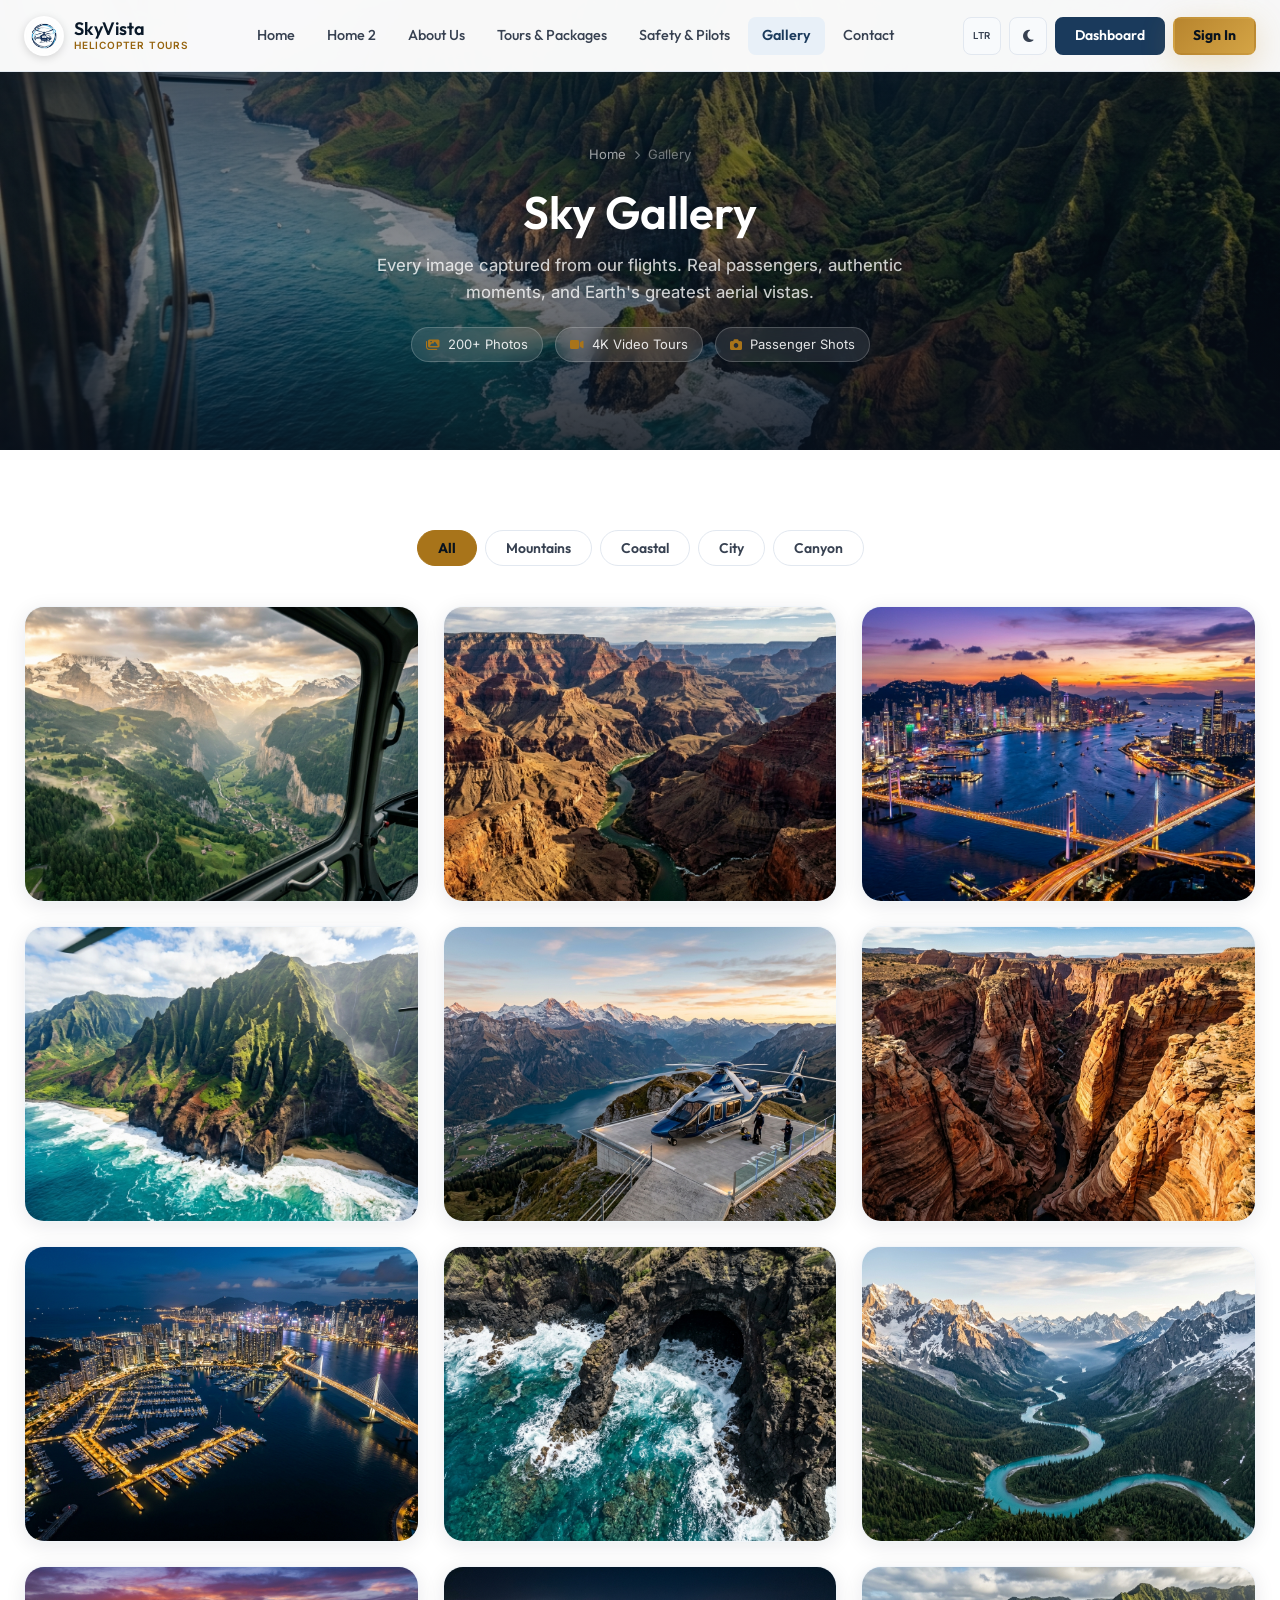
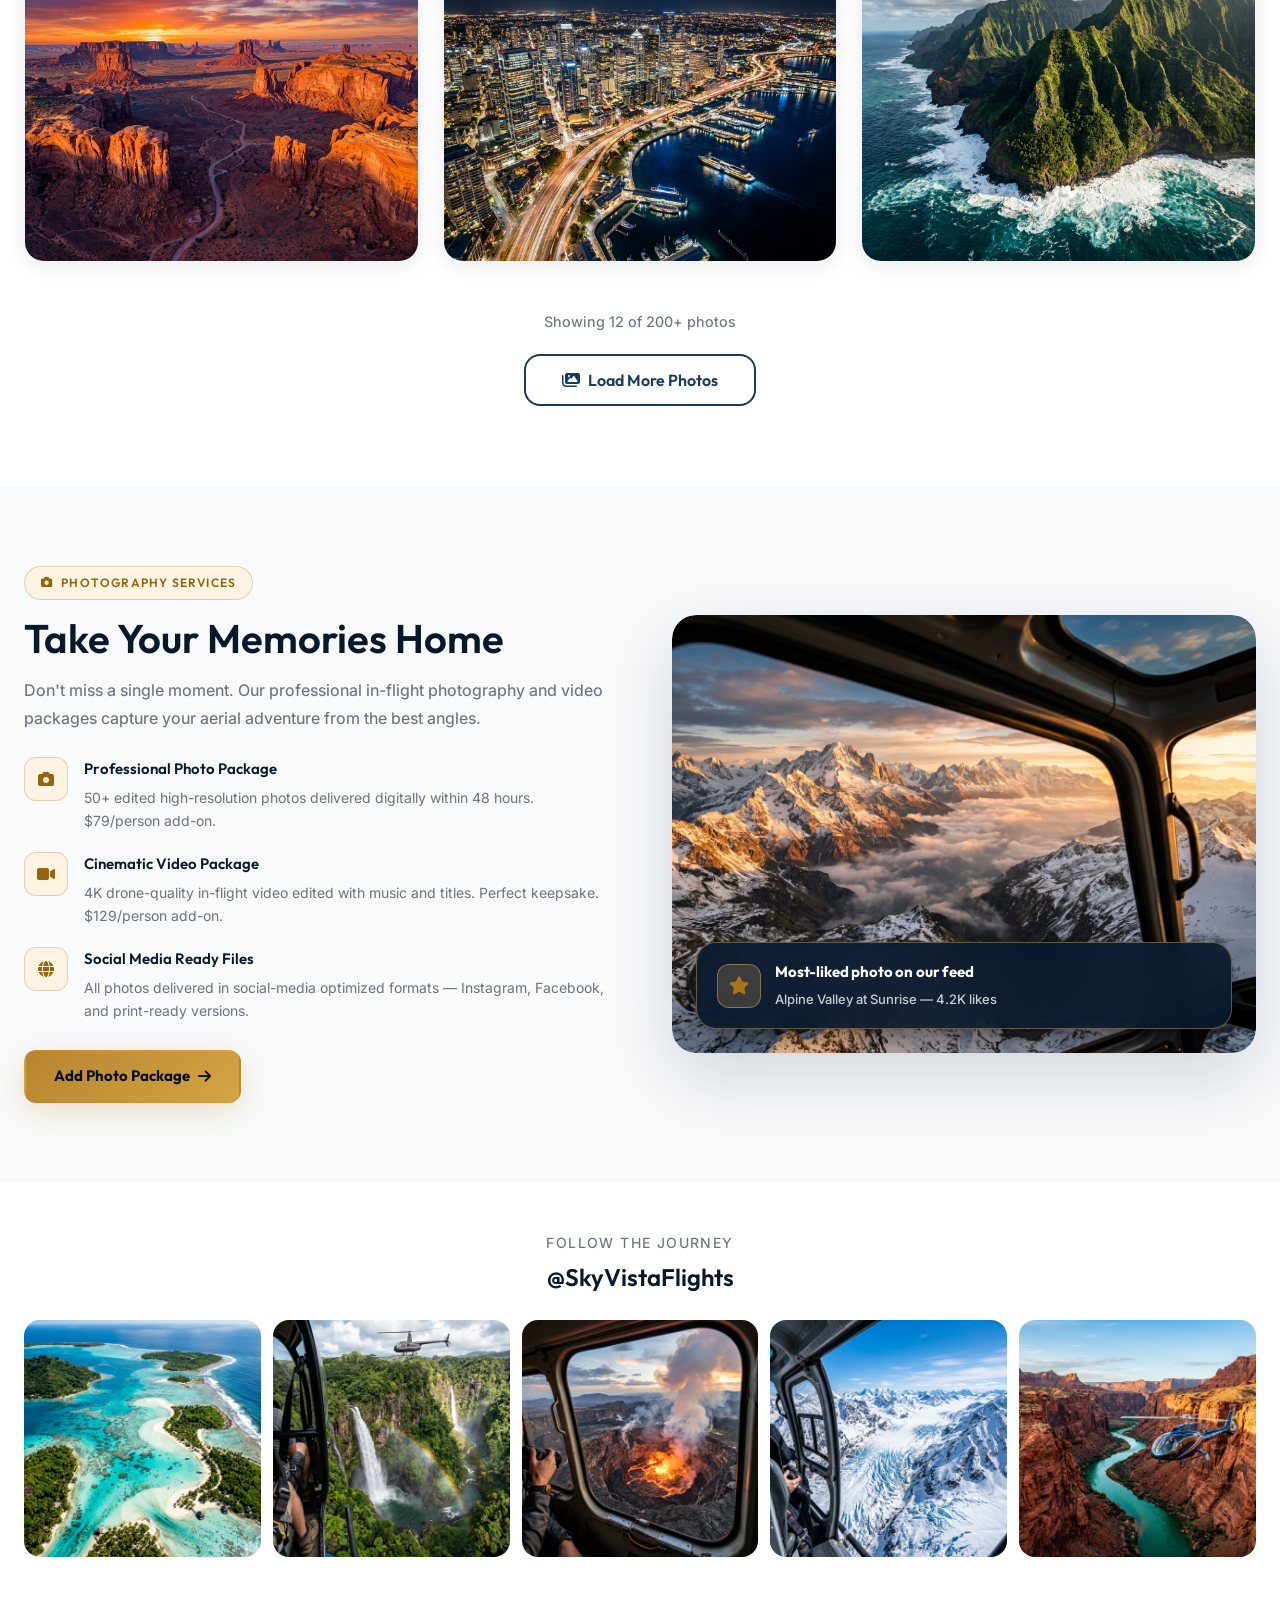
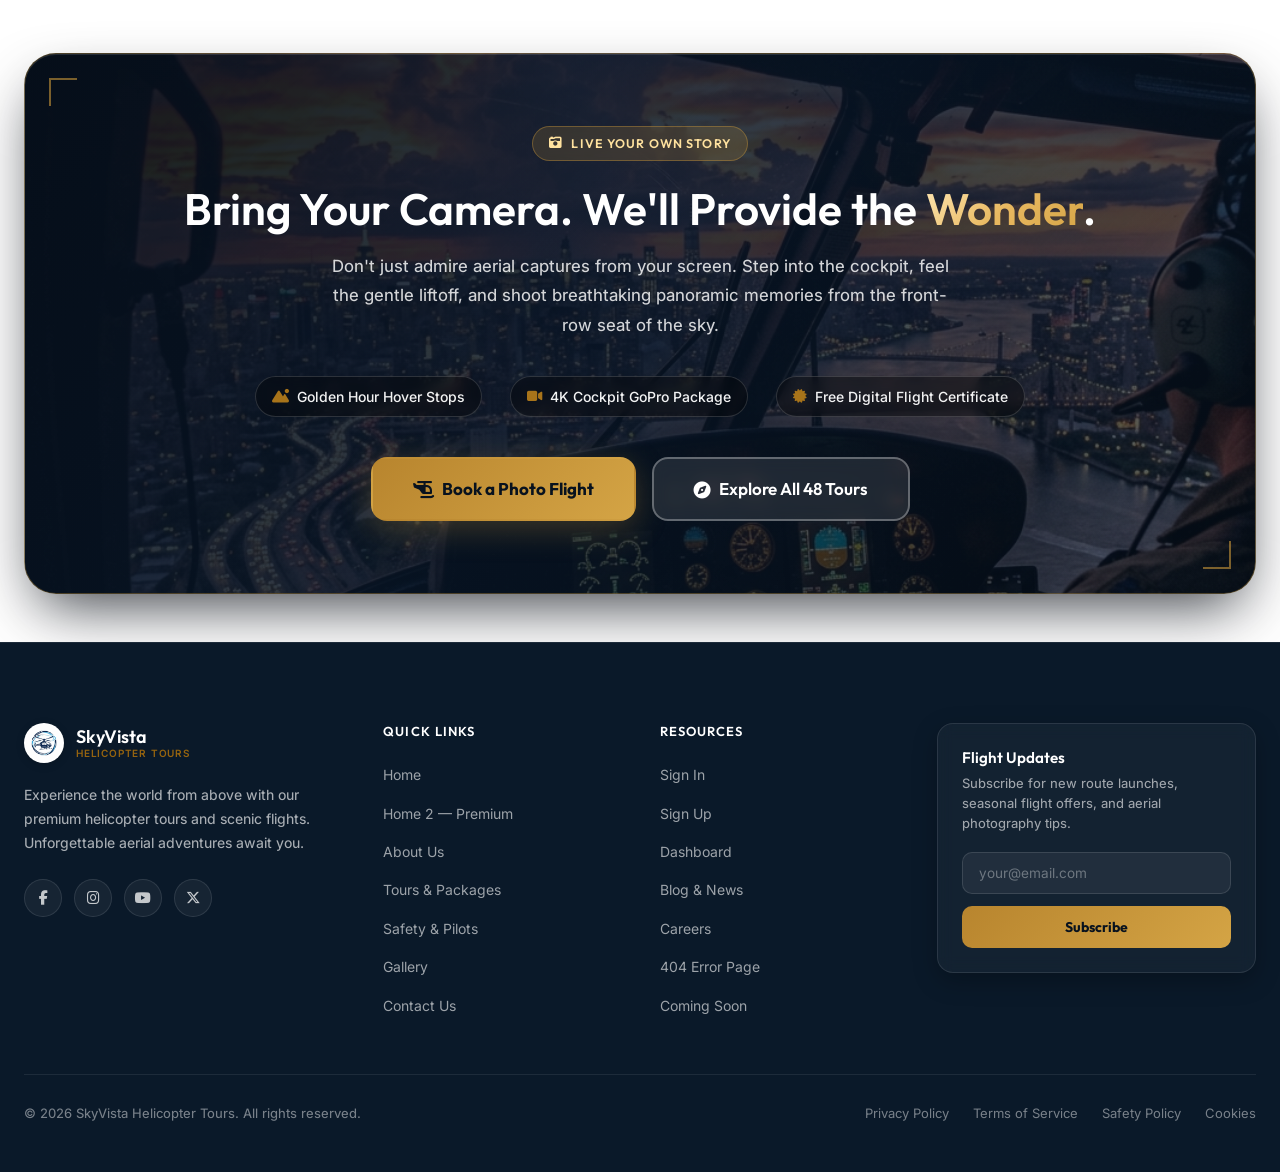
<file: gallery.html>
<!DOCTYPE html>
<html lang="en" id="root-html">
<head>
    <meta charset="UTF-8">
    <meta name="viewport" content="width=device-width, initial-scale=1.0">
    <meta name="description" content="SkyVista Gallery — Breathtaking aerial photography from our helicopter tours. Explore stunning images of mountains, coastlines, volcanoes, cities, and canyons from above.">
    <title>Gallery | SkyVista Helicopter Tours</title>
    <link rel="icon" type="image/svg+xml" href="favicon.svg">
    <link rel="stylesheet" href="https://cdnjs.cloudflare.com/ajax/libs/font-awesome/6.5.1/css/all.min.css">
    <link rel="stylesheet" href="style.css">
    <style>
        /* ── GALLERY PAGE STYLES ── */
        
        
        
        
        .breadcrumb { display: flex; align-items: center; justify-content: center; gap: 0.5rem; font-size: 0.8125rem; margin-bottom: 1.25rem; color: rgba(255,255,255,0.6); }
        .breadcrumb a { color: rgba(255,255,255,0.6); transition: var(--transition-fast); }
        .breadcrumb a:hover { color: var(--secondary); }
        .breadcrumb span { color: rgba(255,255,255,0.4); }

        /* Gallery filter tabs */
        .gallery-filter-tabs { display: flex; gap: 0.5rem; flex-wrap: wrap; justify-content: center; margin-bottom: 2.5rem; }
        .gal-tab {
            font-family: var(--font-heading); font-size: 0.875rem; font-weight: 600;
            padding: 0.5rem 1.25rem; border-radius: var(--radius-full);
            border: 1.5px solid var(--border-default); background: var(--bg-card);
            color: var(--text-body); cursor: pointer; transition: var(--transition-fast);
        }
        .gal-tab:hover { border-color: var(--secondary); color: var(--secondary-text); }
        .gal-tab.active { background: var(--secondary); border-color: var(--secondary); color: #08121e; font-weight: 700; }

        /* Equal-aligned gallery grid */
        .masonry-gallery {
            display: grid;
            grid-template-columns: repeat(3, 1fr);
            gap: 1.5rem;
        }
        .masonry-item {
            border-radius: var(--radius-xl);
            overflow: hidden;
            cursor: pointer;
            position: relative;
            display: block;
            aspect-ratio: 4 / 3;
            background: var(--bg-card);
            box-shadow: var(--shadow-md);
            border: 1px solid var(--border-light);
            transition: transform var(--transition-fast), box-shadow var(--transition-fast);
        }
        .masonry-item:hover {
            transform: translateY(-4px);
            box-shadow: var(--shadow-lg);
        }
        .masonry-item img {
            width: 100%;
            height: 100%;
            object-fit: cover;
            display: block;
            transition: transform 0.6s cubic-bezier(0.16, 1, 0.3, 1);
        }
        .masonry-item:hover img { transform: scale(1.08); }
        .masonry-overlay {
            position: absolute; inset: 0;
            background: linear-gradient(to top, rgba(8,15,26,0.8) 0%, transparent 55%);
            opacity: 0; transition: var(--transition-smooth);
            display: flex; align-items: flex-end; padding: 1rem;
        }
        .masonry-item:hover .masonry-overlay { opacity: 1; }
        .masonry-caption { color: #fff; font-family: var(--font-heading); font-size: 0.875rem; font-weight: 600; }
        .masonry-zoom {
            position: absolute; top: 0.75rem; right: 0.75rem;
            width: 32px; height: 32px; border-radius: var(--radius-sm);
            background: rgba(255,255,255,0.15); backdrop-filter: blur(8px);
            display: flex; align-items: center; justify-content: center;
            color: #fff; font-size: 0.75rem; opacity: 0; transition: var(--transition-fast);
        }
        .masonry-item:hover .masonry-zoom { opacity: 1; }

        /* Photo certificate / flight memory section */
        .photo-service-grid { display: grid; grid-template-columns: 1fr 1fr; gap: 4rem; align-items: center; }
        .photo-service-list { display: flex; flex-direction: column; gap: 1.25rem; margin-top: 1.5rem; }
        .photo-service-item { display: flex; gap: 1rem; align-items: flex-start; }
        .photo-service-icon {
            width: 44px; height: 44px; border-radius: var(--radius-md);
            background: var(--secondary-light); color: var(--secondary-text);
            border: 1px solid var(--secondary-glow);
            display: flex; align-items: center; justify-content: center; font-size: 1rem; flex-shrink: 0;
        }
        .dark .photo-service-icon { background: rgba(232,184,96,0.12); }
        .photo-service-title { font-family: var(--font-heading); font-size: 0.9375rem; font-weight: 600; color: var(--text-heading); margin-bottom: 0.25rem; }
        .photo-service-desc { font-size: 0.875rem; color: var(--text-muted); line-height: 1.65; }

        /* Photo showcase container & badge */
        .photo-showcase-container {
            position: relative;
            border-radius: var(--radius-2xl);
            overflow: hidden;
            box-shadow: var(--shadow-xl);
        }
        .photo-showcase-img {
            width: 100%;
            border-radius: var(--radius-2xl);
            aspect-ratio: 4/3;
            object-fit: cover;
            display: block;
        }
        .photo-showcase-badge {
            position: absolute;
            bottom: 1.5rem;
            left: 1.5rem;
            right: 1.5rem;
            background: rgba(10, 25, 47, 0.92);
            backdrop-filter: blur(20px);
            -webkit-backdrop-filter: blur(20px);
            border: 1px solid rgba(232, 184, 96, 0.4);
            border-radius: var(--radius-xl);
            padding: 1.1rem 1.25rem;
            box-shadow: 0 15px 35px -5px rgba(0, 0, 0, 0.6);
        }
        .photo-showcase-badge-inner {
            display: flex;
            align-items: center;
            gap: 0.875rem;
        }
        .photo-showcase-star-icon {
            width: 44px;
            height: 44px;
            border-radius: var(--radius-md);
            background: rgba(232, 184, 96, 0.2);
            border: 1px solid rgba(232, 184, 96, 0.45);
            display: flex;
            align-items: center;
            justify-content: center;
            color: var(--secondary);
            font-size: 1.125rem;
            flex-shrink: 0;
        }
        .photo-showcase-title {
            font-family: var(--font-heading);
            font-size: 0.9375rem;
            font-weight: 700;
            color: #ffffff !important;
            margin-bottom: 0.25rem;
            letter-spacing: -0.01em;
        }
        .photo-showcase-sub {
            font-size: 0.8125rem;
            color: rgba(255, 255, 255, 0.78) !important;
            font-weight: 500;
        }

        /* Instagram strip */
        .insta-strip {
            display: flex;
            flex-wrap: wrap;
            justify-content: center;
            gap: 0.75rem;
        }
        .insta-item {
            flex: 0 0 calc((100% - 4 * 0.75rem) / 5);
            max-width: calc((100% - 4 * 0.75rem) / 5);
            aspect-ratio: 1;
            border-radius: var(--radius-lg);
            overflow: hidden;
            cursor: pointer;
            position: relative;
            box-sizing: border-box;
        }
        .insta-item img { width: 100%; height: 100%; object-fit: cover; transition: transform 0.4s ease; }
        .insta-item:hover img { transform: scale(1.1); }
        .insta-item-overlay {
            position: absolute; inset: 0; background: rgba(201,151,58,0.6);
            display: flex; align-items: center; justify-content: center;
            opacity: 0; transition: var(--transition-smooth);
        }
        .insta-item:hover .insta-item-overlay { opacity: 1; }

        @media (max-width: 1024px) {
            .masonry-gallery { grid-template-columns: repeat(2, 1fr); gap: 1.25rem; }
            .photo-service-grid { grid-template-columns: 1fr; gap: 2.5rem; }
            .insta-item {
                flex: 0 0 calc((100% - 2 * 0.75rem) / 3);
                max-width: calc((100% - 2 * 0.75rem) / 3);
            }
        }
        @media (max-width: 768px) {
            .masonry-gallery { grid-template-columns: repeat(2, 1fr); gap: 1rem; }
            .insta-item {
                flex: 0 0 calc((100% - 2 * 0.75rem) / 3);
                max-width: calc((100% - 2 * 0.75rem) / 3);
            }
        }
        @media (max-width: 580px) {
            .masonry-gallery { grid-template-columns: 1fr; gap: 1rem; }
            .insta-item {
                flex: 0 0 calc((100% - 0.75rem) / 2);
                max-width: calc((100% - 0.75rem) / 2);
            }
        }
        /* ════════════════════════════════════════════
           GALLERY PAGE CTA: CINEMATIC PHOTO VIEWPORT
        ════════════════════════════════════════════ */
        .gallery-viewport-cta {
            position: relative;
            border-radius: var(--radius-3xl);
            overflow: hidden;
            padding: 4.5rem 3.5rem;
            background: linear-gradient(135deg, rgba(6, 15, 27, 0.94) 0%, rgba(8, 22, 40, 0.82) 50%, rgba(7, 18, 32, 0.6) 100%),
                        url('assets/images/tour-sunset.jpg') center / cover no-repeat;
            border: 1px solid rgba(201, 151, 58, 0.35);
            box-shadow: 0 25px 60px -15px rgba(2, 8, 16, 0.8), inset 0 1px 0 rgba(255, 255, 255, 0.12);
            text-align: center;
        }
        /* Camera Viewfinder Crosshairs / HUD brackets */
        .gallery-viewport-cta::before,
        .gallery-viewport-cta::after {
            content: '';
            position: absolute;
            width: 28px;
            height: 28px;
            pointer-events: none;
        }
        .gallery-viewport-cta::before {
            top: 1.5rem; left: 1.5rem;
            border-top: 2px solid rgba(201, 151, 58, 0.6);
            border-left: 2px solid rgba(201, 151, 58, 0.6);
        }
        .gallery-viewport-cta::after {
            bottom: 1.5rem; right: 1.5rem;
            border-bottom: 2px solid rgba(201, 151, 58, 0.6);
            border-right: 2px solid rgba(201, 151, 58, 0.6);
        }
        .gallery-aperture-badge {
            display: inline-flex;
            align-items: center;
            gap: 0.5rem;
            background: rgba(201, 151, 58, 0.18);
            border: 1px solid rgba(201, 151, 58, 0.4);
            color: #FFE29F;
            padding: 0.4rem 1rem;
            border-radius: var(--radius-full);
            font-family: var(--font-heading);
            font-size: 0.78125rem;
            font-weight: 600;
            text-transform: uppercase;
            letter-spacing: 0.09em;
            margin-bottom: 1.25rem;
            backdrop-filter: blur(8px);
        }
        .gallery-cta-title {
            font-family: var(--font-heading);
            font-size: clamp(1.85rem, 3.8vw, 2.75rem);
            font-weight: 700;
            color: #ffffff;
            line-height: 1.25;
            margin-bottom: 1rem;
        }
        .gallery-cta-title span {
            background: linear-gradient(135deg, #FFE8B5 0%, #E8B860 50%, #D4A445 100%);
            -webkit-background-clip: text;
            -webkit-text-fill-color: transparent;
        }
        .gallery-cta-desc {
            color: rgba(255, 255, 255, 0.82);
            font-size: 1.05rem;
            line-height: 1.75;
            max-width: 620px;
            margin: 0 auto 2.25rem;
        }
        .gallery-perks-row {
            display: flex;
            justify-content: center;
            align-items: center;
            gap: 1.75rem;
            flex-wrap: wrap;
            margin-bottom: 2.5rem;
        }
        .gallery-perk-item {
            display: flex;
            align-items: center;
            gap: 0.5rem;
            color: rgba(255, 255, 255, 0.95);
            font-size: 0.875rem;
            font-weight: 500;
            background: rgba(0, 0, 0, 0.35);
            border: 1px solid rgba(255, 255, 255, 0.15);
            padding: 0.5rem 1rem;
            border-radius: var(--radius-full);
            backdrop-filter: blur(6px);
        }
        .gallery-perk-item i {
            color: var(--secondary);
            font-size: 0.85rem;
        }
        .gallery-cta-btns {
            display: flex;
            justify-content: center;
            align-items: center;
            gap: 1rem;
            flex-wrap: wrap;
        }
        @media (max-width: 768px) {
            .gallery-viewport-cta {
                padding: 3rem 1.5rem;
            }
            .gallery-perks-row {
                flex-direction: column;
                gap: 0.75rem;
            }
            .gallery-cta-btns {
                flex-direction: column;
                width: 100%;
            }
            .gallery-cta-btns .btn {
                width: 100%;
                justify-content: center;
            }
        }
    </style>
</head>
<body>

<div id="main-nav"></div>

<!-- PAGE HERO -->
<section class="page-hero">
    <img src="assets/images/hero-gallery-banner.jpg" alt="Aerial photography of tropical mountain coastline" class="page-hero-bg">
    <div class="page-hero-overlay"></div>
    <div class="page-hero-content container">
        <div class="breadcrumb animate-on-scroll">
            <a href="index.html">Home</a>
            <span><i class="fas fa-chevron-right" style="font-size:0.6rem;"></i></span>
            <span>Gallery</span>
        </div>
        <h1 class="page-hero-title animate-on-scroll delay-1">Sky Gallery</h1>
        <p class="page-hero-sub animate-on-scroll delay-2">Every image captured from our flights. Real passengers, authentic moments, and Earth's greatest aerial vistas.</p>
        <div class="page-hero-badges animate-on-scroll delay-3">
            <span class="hero-chip"><i class="fas fa-images"></i> 200+ Photos</span>
            <span class="hero-chip"><i class="fas fa-video"></i> 4K Video Tours</span>
            <span class="hero-chip"><i class="fas fa-camera"></i> Passenger Shots</span>
        </div>
    </div>
</section>

<!-- GALLERY SECTION -->
<section class="section">
    <div class="container">
        <div class="gallery-filter-tabs animate-on-scroll">
            <button class="gal-tab active" onclick="setGalleryFilter(this,'all')">All</button>
            <button class="gal-tab" onclick="setGalleryFilter(this,'mountain')">Mountains</button>
            <button class="gal-tab" onclick="setGalleryFilter(this,'coastal')">Coastal</button>
            <button class="gal-tab" onclick="setGalleryFilter(this,'city')">City</button>
            <button class="gal-tab" onclick="setGalleryFilter(this,'canyon')">Canyon</button>
        </div>

        <div class="masonry-gallery animate-on-scroll delay-1">
            <!-- Row 1 — All different images, varied orientations -->
            <div class="masonry-item" data-category="mountain" onclick="openLightbox('assets/images/gallery-alpine-dawn.jpg','Alpine Valley at Sunrise')">
                <img src="assets/images/gallery-alpine-dawn.jpg" alt="Alpine valley sunrise from helicopter">
                <div class="masonry-overlay"><span class="masonry-caption">Alpine Valley at Sunrise</span></div>
                <div class="masonry-zoom"><i class="fas fa-expand"></i></div>
            </div>

            <div class="masonry-item" data-category="canyon" onclick="openLightbox('assets/images/gallery-grand-canyon-river.jpg','Grand Canyon — Colorado River')">
                <img src="assets/images/gallery-grand-canyon-river.jpg" alt="Grand Canyon aerial view">
                <div class="masonry-overlay"><span class="masonry-caption">Grand Canyon — Colorado River</span></div>
                <div class="masonry-zoom"><i class="fas fa-expand"></i></div>
            </div>

            <div class="masonry-item" data-category="city" onclick="openLightbox('assets/images/gallery-city-twilight.jpg','City Skyline at Dusk')">
                <img src="assets/images/gallery-city-twilight.jpg" alt="City dusk flight">
                <div class="masonry-overlay"><span class="masonry-caption">City Skyline at Dusk</span></div>
                <div class="masonry-zoom"><i class="fas fa-expand"></i></div>
            </div>

            <div class="masonry-item" data-category="coastal" onclick="openLightbox('assets/images/gallery-napali-cliffs.jpg','Na Pali Coast — Kauai')">
                <img src="assets/images/gallery-napali-cliffs.jpg" alt="Na Pali coast aerial">
                <div class="masonry-overlay"><span class="masonry-caption">Na Pali Coast — Kauai</span></div>
                <div class="masonry-zoom"><i class="fas fa-expand"></i></div>
            </div>

            <div class="masonry-item" data-category="mountain" onclick="openLightbox('assets/images/gallery-alpine-summit.jpg','Snow-Capped Peak Views')">
                <img src="assets/images/gallery-alpine-summit.jpg" alt="Snow-capped alpine summit helipad and lake">
                <div class="masonry-overlay"><span class="masonry-caption">Snow-Capped Peak Views</span></div>
                <div class="masonry-zoom"><i class="fas fa-expand"></i></div>
            </div>

            <div class="masonry-item" data-category="canyon" onclick="openLightbox('assets/images/gallery-canyon-depth.jpg','Canyon Layers & Depth')">
                <img src="assets/images/gallery-canyon-depth.jpg" alt="Canyon depth striated rock formations">
                <div class="masonry-overlay"><span class="masonry-caption">Canyon Layers & Depth</span></div>
                <div class="masonry-zoom"><i class="fas fa-expand"></i></div>
            </div>

            <div class="masonry-item" data-category="city" onclick="openLightbox('assets/images/gallery-harbor-lights.jpg','Harbor Lights at Twilight')">
                <img src="assets/images/gallery-harbor-lights.jpg" alt="City harbor lights at twilight">
                <div class="masonry-overlay"><span class="masonry-caption">Harbor Lights at Twilight</span></div>
                <div class="masonry-zoom"><i class="fas fa-expand"></i></div>
            </div>

            <div class="masonry-item" data-category="coastal" onclick="openLightbox('assets/images/gallery-sea-cave.jpg','Hidden Sea Cave Discovery')">
                <img src="assets/images/gallery-sea-cave.jpg" alt="Hidden sea cave and natural rock arch from above">
                <div class="masonry-overlay"><span class="masonry-caption">Hidden Sea Cave Discovery</span></div>
                <div class="masonry-zoom"><i class="fas fa-expand"></i></div>
            </div>

            <div class="masonry-item" data-category="mountain" onclick="openLightbox('assets/images/gallery-mountain-river.jpg','River Through Mountain Peaks')">
                <img src="assets/images/gallery-mountain-river.jpg" alt="Turquoise river winding through alpine mountain peaks">
                <div class="masonry-overlay"><span class="masonry-caption">River Through Mountain Peaks</span></div>
                <div class="masonry-zoom"><i class="fas fa-expand"></i></div>
            </div>

            <div class="masonry-item" data-category="canyon" onclick="openLightbox('assets/images/gallery-desert-golden.jpg','Desert Canyon — Golden Hour')">
                <img src="assets/images/gallery-desert-golden.jpg" alt="Desert canyon monuments at golden hour sunset">
                <div class="masonry-overlay"><span class="masonry-caption">Desert Canyon — Golden Hour</span></div>
                <div class="masonry-zoom"><i class="fas fa-expand"></i></div>
            </div>

            <div class="masonry-item" data-category="city" onclick="openLightbox('assets/images/gallery-waterfront-night.jpg','Waterfront District Aerial')">
                <img src="assets/images/gallery-waterfront-night.jpg" alt="Downtown waterfront district illuminated at night">
                <div class="masonry-overlay"><span class="masonry-caption">Waterfront District Aerial</span></div>
                <div class="masonry-zoom"><i class="fas fa-expand"></i></div>
            </div>

            <div class="masonry-item" data-category="coastal" onclick="openLightbox('assets/images/gallery-cliffside.jpg','Dramatic Cliffside Profile')">
                <img src="assets/images/gallery-cliffside.jpg" alt="Dramatic green cliffside plunging into ocean waves">
                <div class="masonry-overlay"><span class="masonry-caption">Dramatic Cliffside Profile</span></div>
                <div class="masonry-zoom"><i class="fas fa-expand"></i></div>
            </div>
        </div>

        <div style="text-align:center;margin-top:3rem;" class="animate-on-scroll">
            <p style="font-size:0.9rem;color:var(--text-muted);margin-bottom:1.25rem;">Showing 12 of 200+ photos</p>
            <button class="btn btn-outline btn-lg" onclick="alert('Loading more photos...')">
                <i class="fas fa-images"></i> Load More Photos
            </button>
        </div>
    </div>
</section>

<!-- PHOTO SERVICES -->
<section class="section" style="background:var(--bg-surface);">
    <div class="container">
        <div class="photo-service-grid">
            <div class="animate-on-scroll">
                <span class="section-tag"><i class="fas fa-camera" style="font-size:0.7rem;"></i> Photography Services</span>
                <h2 class="section-title">Take Your Memories Home</h2>
                <p style="font-size:1rem;color:var(--text-muted);line-height:1.8;margin-bottom:1rem;">Don't miss a single moment. Our professional in-flight photography and video packages capture your aerial adventure from the best angles.</p>
                <div class="photo-service-list">
                    <div class="photo-service-item">
                        <div class="photo-service-icon"><i class="fas fa-camera"></i></div>
                        <div>
                            <div class="photo-service-title">Professional Photo Package</div>
                            <div class="photo-service-desc">50+ edited high-resolution photos delivered digitally within 48 hours. $79/person add-on.</div>
                        </div>
                    </div>
                    <div class="photo-service-item">
                        <div class="photo-service-icon"><i class="fas fa-video"></i></div>
                        <div>
                            <div class="photo-service-title">Cinematic Video Package</div>
                            <div class="photo-service-desc">4K drone-quality in-flight video edited with music and titles. Perfect keepsake. $129/person add-on.</div>
                        </div>
                    </div>
                    <div class="photo-service-item">
                        <div class="photo-service-icon"><i class="fas fa-globe"></i></div>
                        <div>
                            <div class="photo-service-title">Social Media Ready Files</div>
                            <div class="photo-service-desc">All photos delivered in social-media optimized formats — Instagram, Facebook, and print-ready versions.</div>
                        </div>
                    </div>
                </div>
                <a href="tours.html" class="btn btn-primary" style="margin-top:1.75rem;">Add Photo Package <i class="fas fa-arrow-right"></i></a>
            </div>
            <div class="animate-on-scroll delay-2 photo-showcase-container">
                <img src="assets/images/gallery-featured-showcase.jpg" alt="Aerial photography taken from helicopter cabin window" class="photo-showcase-img">
                <div class="photo-showcase-badge">
                    <div class="photo-showcase-badge-inner">
                        <div class="photo-showcase-star-icon"><i class="fas fa-star"></i></div>
                        <div>
                            <div class="photo-showcase-title">Most-liked photo on our feed</div>
                            <div class="photo-showcase-sub">Alpine Valley at Sunrise — 4.2K likes</div>
                        </div>
                    </div>
                </div>
            </div>
        </div>
    </div>
</section>

<!-- INSTAGRAM STRIP -->
<section class="section-sm">
    <div class="container">
        <div class="text-center animate-on-scroll" style="margin-bottom:1.75rem;">
            <p style="font-size:0.875rem;color:var(--text-muted);font-weight:500;text-transform:uppercase;letter-spacing:0.1em;margin-bottom:0.5rem;">Follow the Journey</p>
            <h3 style="font-family:var(--font-heading);font-size:1.5rem;font-weight:600;color:var(--text-heading);">@SkyVistaFlights</h3>
        </div>
        <div class="insta-strip animate-on-scroll delay-1">
            <div class="insta-item" onclick="openLightbox('assets/images/insta-lagoon-reef.jpg','Tropical Turquoise Lagoon & Reefs')"><img src="assets/images/insta-lagoon-reef.jpg" alt="Instagram - Tropical Lagoon & Coral Reef"><div class="insta-item-overlay"><i class="fab fa-instagram" style="font-size:1.5rem;color:#fff;"></i></div></div>
            <div class="insta-item" onclick="openLightbox('assets/images/insta-jungle-waterfall.jpg','Kauai Rainforest Canyon & Waterfalls')"><img src="assets/images/insta-jungle-waterfall.jpg" alt="Instagram - Jungle Waterfall Canyon"><div class="insta-item-overlay"><i class="fab fa-instagram" style="font-size:1.5rem;color:#fff;"></i></div></div>
            <div class="insta-item" onclick="openLightbox('assets/images/insta-volcano-mist.jpg','Volcanic Caldera & Dramatic Coast')"><img src="assets/images/insta-volcano-mist.jpg" alt="Instagram - Volcanic Coast & Mist"><div class="insta-item-overlay"><i class="fab fa-instagram" style="font-size:1.5rem;color:#fff;"></i></div></div>
            <div class="insta-item" onclick="openLightbox('assets/images/insta-glacier-summit.jpg','Alaskan Glacier Peak Flyover')"><img src="assets/images/insta-glacier-summit.jpg" alt="Instagram - Alaskan Glacier Summit"><div class="insta-item-overlay"><i class="fab fa-instagram" style="font-size:1.5rem;color:#fff;"></i></div></div>
            <div class="insta-item" onclick="openLightbox('assets/images/insta-canyon-golden.jpg','Golden Sunlit Desert Canyon')"><img src="assets/images/insta-canyon-golden.jpg" alt="Instagram - Golden Sunlit Desert Canyon"><div class="insta-item-overlay"><i class="fab fa-instagram" style="font-size:1.5rem;color:#fff;"></i></div></div>
        </div>
    </div>
</section>

<!-- ════════════════════════════════════════════
     CTA: CINEMATIC PHOTO VIEWPORT
════════════════════════════════════════════ -->
<section class="section-sm">
    <div class="container">
        <div class="gallery-viewport-cta animate-on-scroll">
            <div class="gallery-aperture-badge">
                <i class="fas fa-camera-retro"></i>
                <span>Live Your Own Story</span>
            </div>
            <h2 class="gallery-cta-title">Bring Your Camera. We'll Provide the <span>Wonder</span>.</h2>
            <p class="gallery-cta-desc">Don't just admire aerial captures from your screen. Step into the cockpit, feel the gentle liftoff, and shoot breathtaking panoramic memories from the front-row seat of the sky.</p>
            <div class="gallery-perks-row">
                <div class="gallery-perk-item">
                    <i class="fas fa-mountain-sun"></i>
                    <span>Golden Hour Hover Stops</span>
                </div>
                <div class="gallery-perk-item">
                    <i class="fas fa-video"></i>
                    <span>4K Cockpit GoPro Package</span>
                </div>
                <div class="gallery-perk-item">
                    <i class="fas fa-certificate"></i>
                    <span>Free Digital Flight Certificate</span>
                </div>
            </div>
            <div class="gallery-cta-btns">
                <a href="tours.html" class="btn btn-primary btn-xl">
                    <i class="fas fa-helicopter"></i> Book a Photo Flight
                </a>
                <a href="tours.html" class="btn btn-ghost btn-xl">
                    <i class="fas fa-compass"></i> Explore All 48 Tours
                </a>
            </div>
        </div>
    </div>
</section>

<div id="main-footer"></div>

<script src="components.js"></script>
<script>
    function setGalleryFilter(tab, category) {
        document.querySelectorAll('.gal-tab').forEach(t => t.classList.remove('active'));
        tab.classList.add('active');
        document.querySelectorAll('.masonry-item').forEach(item => {
            const itemCat = item.getAttribute('data-category');
            if (category === 'all' || itemCat === category) {
                item.style.display = '';
                item.style.animation = 'fadeInUp 0.4s ease forwards';
            } else {
                item.style.display = 'none';
            }
        });
    }
</script>
</body>
</html>
</file>
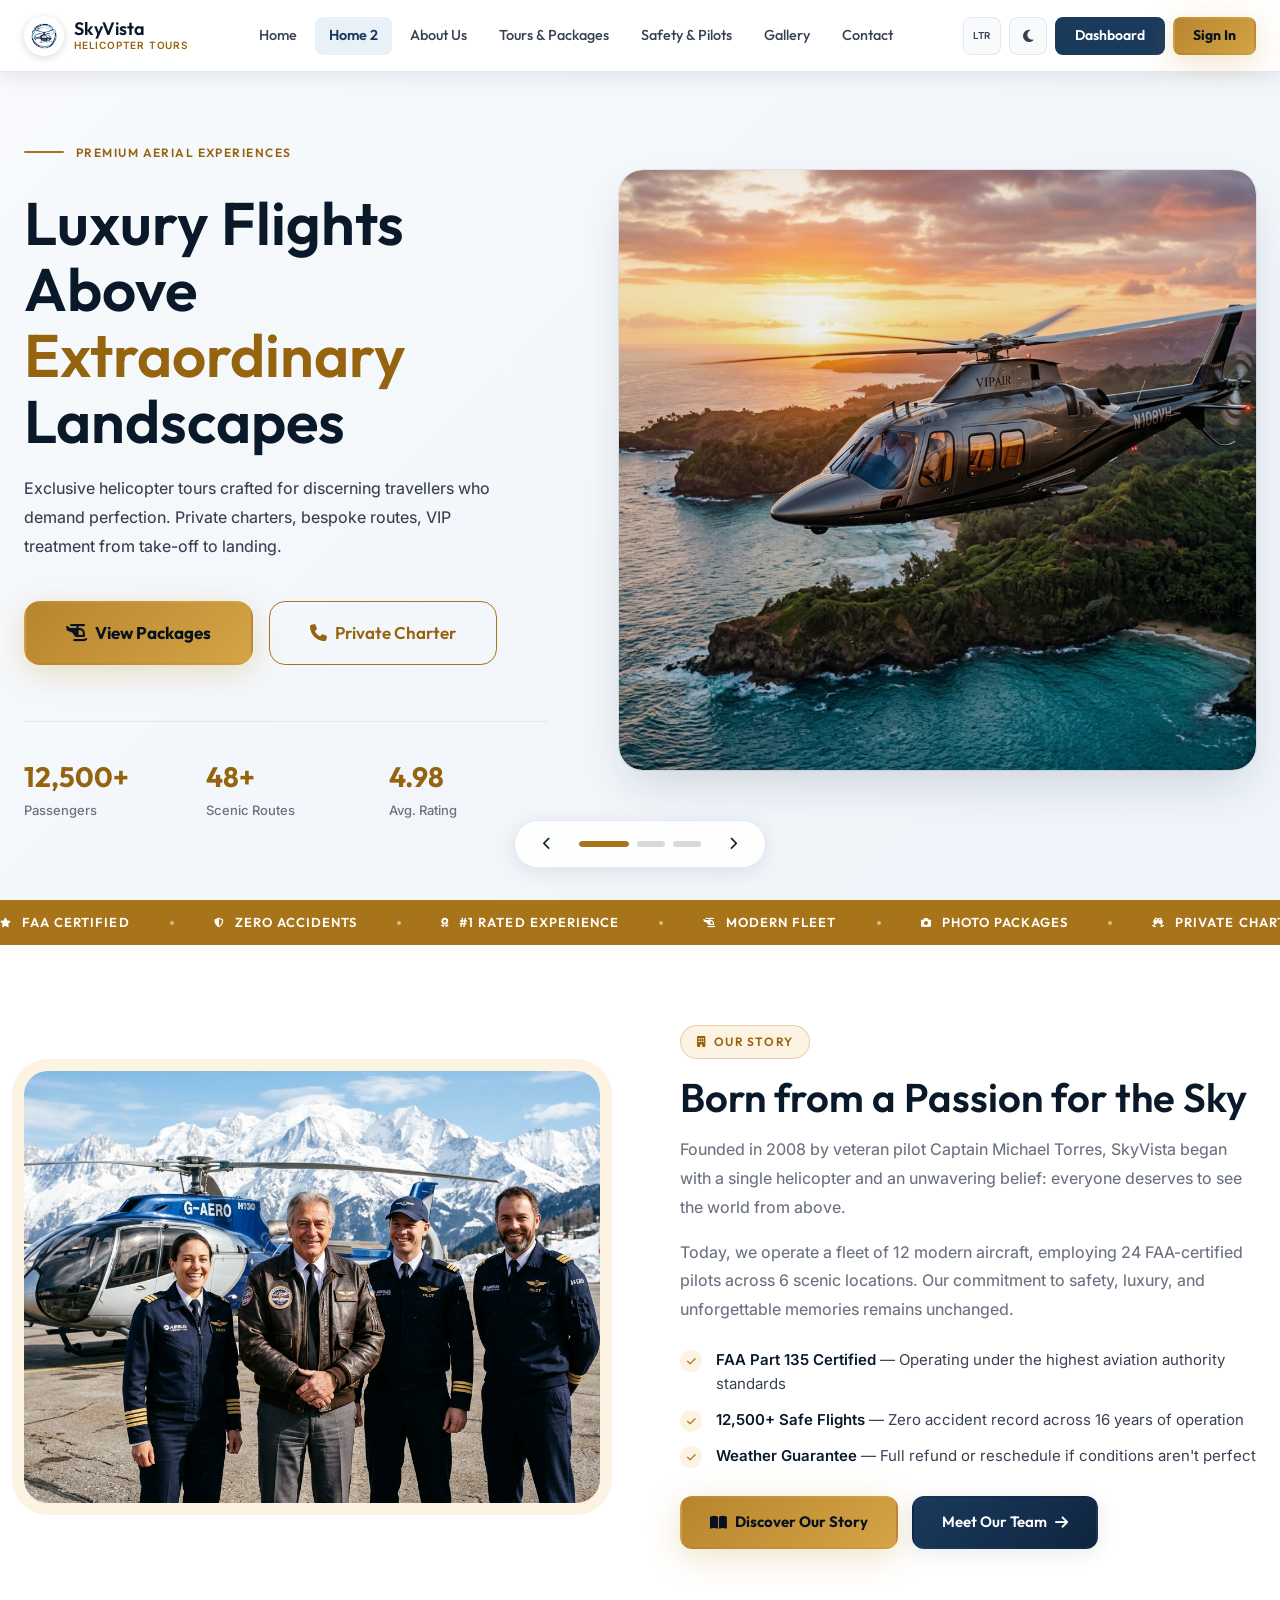
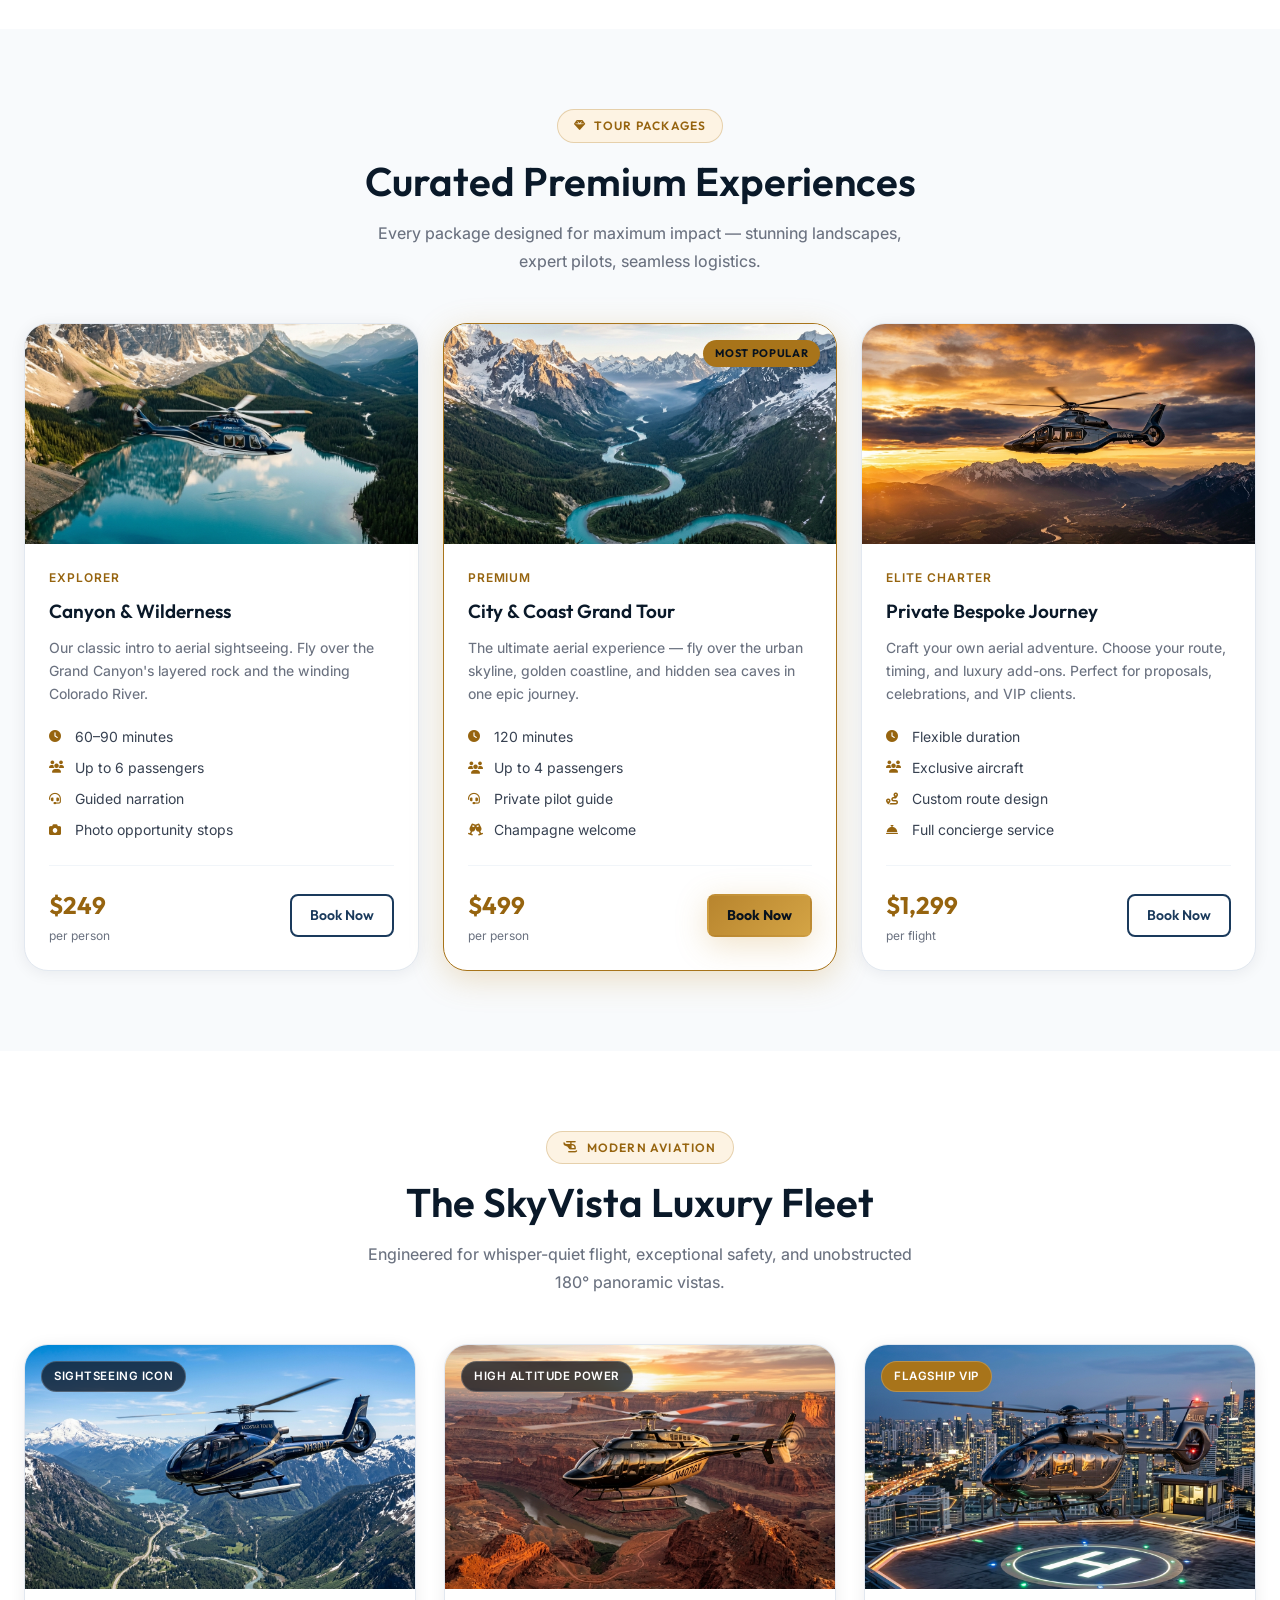
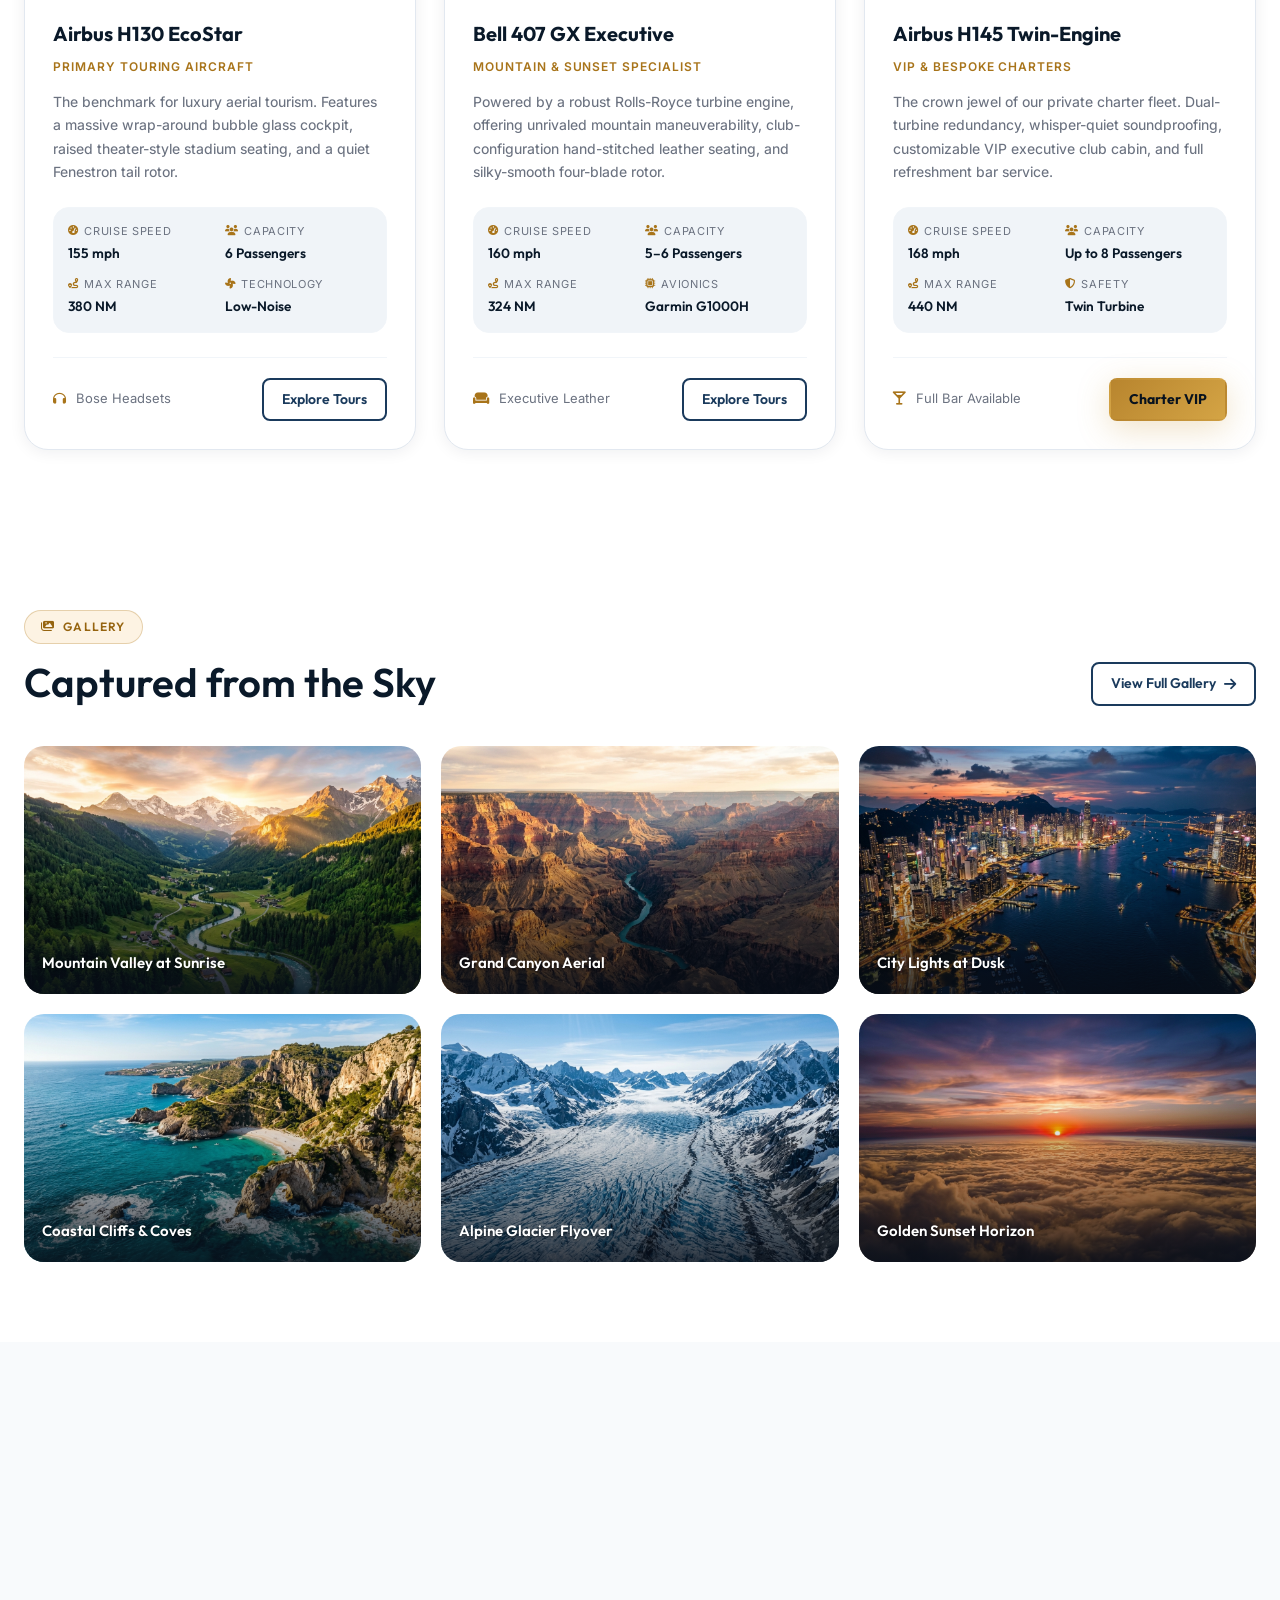
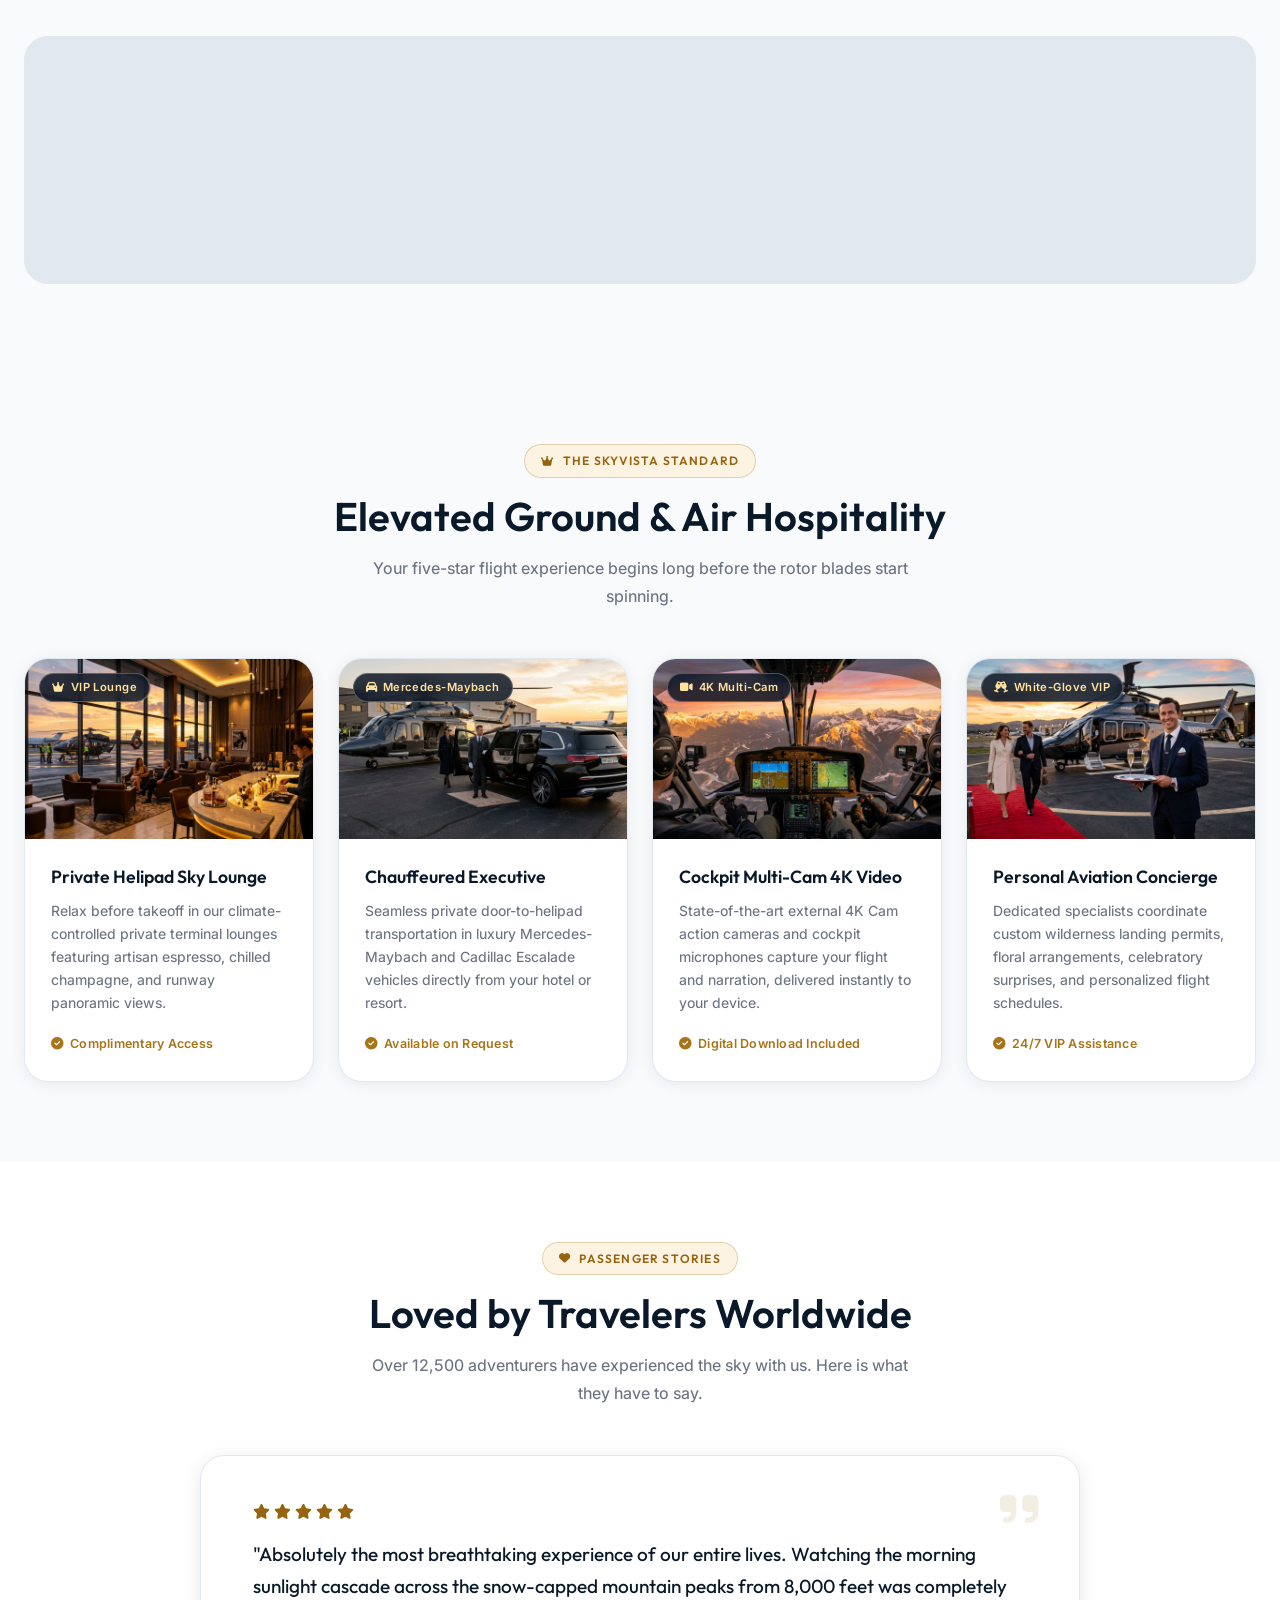
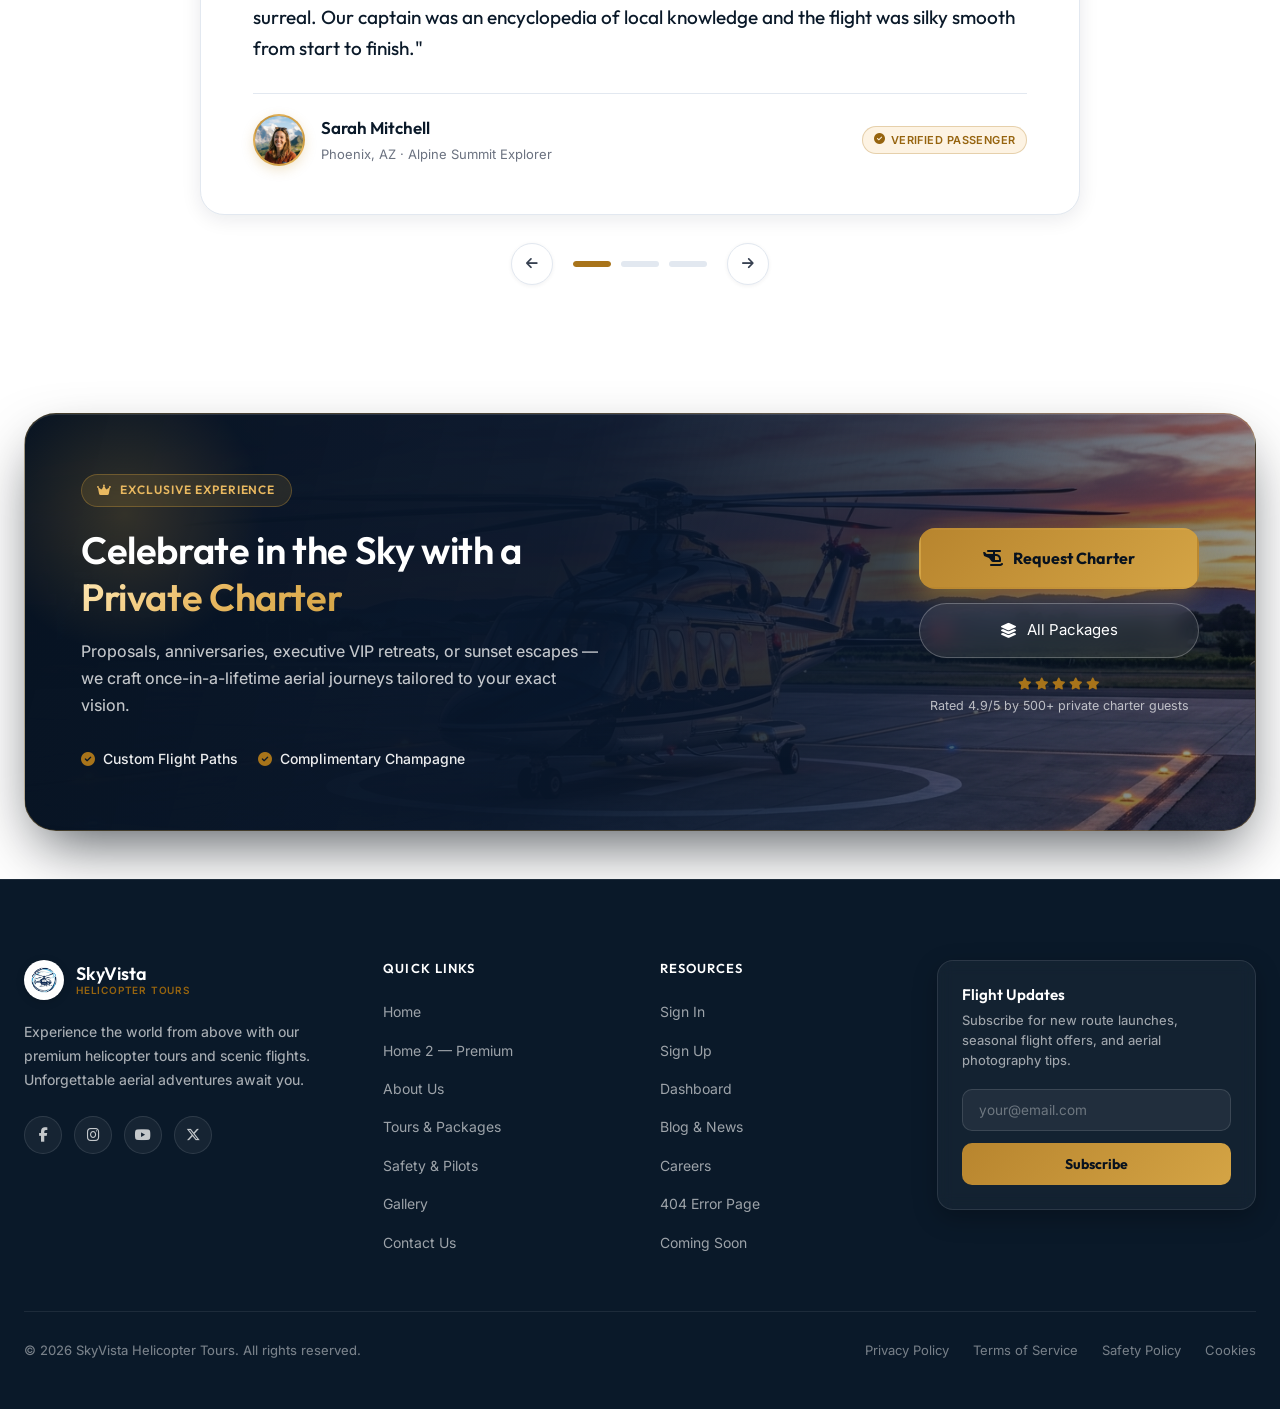
<file: home2.html>
<!DOCTYPE html>
<html lang="en" id="root-html">
<head>
    <meta charset="UTF-8">
    <meta name="viewport" content="width=device-width, initial-scale=1.0">
    <meta name="description" content="SkyVista Premium — Luxury helicopter tours & exclusive scenic flights. Private charters, VIP experiences, and the world's most breathtaking aerial adventures.">
    <title>Home 2 — Premium | SkyVista Helicopter Tours</title>
    <link rel="icon" type="image/svg+xml" href="favicon.svg">
    <link rel="stylesheet" href="https://cdnjs.cloudflare.com/ajax/libs/font-awesome/6.5.1/css/all.min.css">
    <link rel="stylesheet" href="style.css">
    <style>
        /* ── HOME 2 — PREMIUM SPECIFIC STYLES ── */

        /* Fullscreen split hero with 3-slide auto carousel */
        .hero2 {
            min-height: 100vh;
            position: relative;
            overflow: hidden;
            background: linear-gradient(135deg, #F8FAFC 0%, #EEF4FA 100%);
            display: flex;
            align-items: center;
        }
        .dark .hero2 { background: #050C16; }

        .hero2-slides {
            width: 100%;
            display: grid;
            grid-template-areas: "slide";
            align-items: center;
        }
        .hero2-slide {
            grid-area: slide;
            display: grid;
            grid-template-columns: 1fr 1.15fr;
            align-items: center;
            opacity: 0;
            visibility: hidden;
            pointer-events: none;
            transition: opacity 0.75s cubic-bezier(0.25, 1, 0.5, 1), visibility 0.75s;
        }
        .hero2-slide.active {
            opacity: 1;
            visibility: visible;
            pointer-events: auto;
            z-index: 2;
        }

        .hero2-left {
            background: transparent;
            display: flex;
            flex-direction: column;
            justify-content: center;
            padding: 8rem 3rem 4rem max(var(--site-gutter), calc((100vw - var(--container-max)) / 2 + var(--site-gutter)));
            position: relative;
            z-index: 2;
        }
        [dir="rtl"] .hero2-left {
            padding: 8rem max(var(--site-gutter), calc((100vw - var(--container-max)) / 2 + var(--site-gutter))) 4rem 3rem;
        }
        .dark .hero2-left { background: transparent; }
        .hero2-left::after { display: none; }

        .hero2-right {
            position: relative;
            display: flex;
            align-items: center;
            justify-content: center;
            padding: 6.5rem max(var(--site-gutter), calc((100vw - var(--container-max)) / 2 + var(--site-gutter))) 4rem 1.5rem;
            height: 100%;
            box-sizing: border-box;
        }
        [dir="rtl"] .hero2-right {
            padding: 6.5rem 1.5rem 4rem max(var(--site-gutter), calc((100vw - var(--container-max)) / 2 + var(--site-gutter)));
        }
        .hero2-img-card {
            position: relative;
            width: 100%;
            height: 80vh;
            max-height: 600px;
            border-radius: var(--radius-2xl);
            overflow: hidden;
            box-shadow: 0 20px 48px -10px rgba(10, 25, 41, 0.16), 0 0 0 1px rgba(10, 25, 41, 0.08);
        }
        .dark .hero2-img-card {
            box-shadow: 0 25px 60px -15px rgba(0, 0, 0, 0.65), 0 0 0 1px rgba(255, 255, 255, 0.12);
        }
        .hero2-img-card img {
            width: 100%; height: 100%;
            object-fit: cover;
            object-position: center;
            display: block;
            border-radius: var(--radius-2xl);
            transition: transform 0.6s cubic-bezier(0.16, 1, 0.3, 1);
        }
        .hero2-img-card:hover img {
            transform: scale(1.03);
        }
        .hero2-right-overlay {
            position: absolute; inset: 0;
            background: linear-gradient(180deg, rgba(8,15,26,0.02) 0%, rgba(8,15,26,0.2) 100%);
            border-radius: var(--radius-2xl);
            pointer-events: none;
        }
        .dark .hero2-right-overlay {
            background: linear-gradient(180deg, rgba(8,15,26,0.05) 0%, rgba(8,15,26,0.35) 100%);
        }

        .hero2-eyebrow {
            display: flex; align-items: center; gap: 0.75rem;
            margin-bottom: 1.75rem;
        }
        .hero2-line {
            width: 40px; height: 2px; background: var(--secondary); border-radius: 2px;
        }
        .hero2-eyebrow-text {
            font-family: var(--font-heading); font-size: 0.75rem; font-weight: 600;
            text-transform: uppercase; letter-spacing: 0.12em; color: var(--secondary-text);
        }
        .hero2-title {
            font-family: var(--font-heading); font-weight: 600;
            font-size: clamp(2.25rem, 5vw, 3.75rem);
            color: var(--text-heading); line-height: 1.1; margin-bottom: 1.25rem;
        }
        .dark .hero2-title { color: #fff; }
        .hero2-title em { font-style: normal; color: var(--secondary-text); }
        .hero2-subtitle {
            font-size: 1rem; color: var(--text-body);
            line-height: 1.8; margin-bottom: 2.5rem; font-weight: 450; max-width: 480px;
        }
        .dark .hero2-subtitle { color: rgba(255, 255, 255, 0.7); }
        .hero2-ctas { display: flex; gap: 1rem; flex-wrap: wrap; }

        .hero2-stats {
            display: grid;
            grid-template-columns: repeat(3, 1fr);
            gap: 1.5rem;
            margin-top: 3.5rem;
            padding-top: 2rem;
            border-top: 1px solid var(--border-default);
        }
        .dark .hero2-stats {
            border-top-color: rgba(255, 255, 255, 0.1);
        }
        .hero2-stat-num {
            font-family: var(--font-heading);
            font-size: 1.75rem;
            font-weight: 700;
            color: var(--secondary-text);
        }
        .hero2-stat-lbl {
            font-size: 0.8125rem;
            color: var(--text-muted);
            font-weight: 500;
        }
        .dark .hero2-stat-lbl {
            color: rgba(255, 255, 255, 0.6);
        }

        /* Slide Active Animations */
        .hero2-slide.active .hero2-eyebrow {
            animation: fadeInUp 0.55s 0.05s ease both;
        }
        .hero2-slide.active .hero2-title {
            animation: fadeInUp 0.55s 0.15s ease both;
        }
        .hero2-slide.active .hero2-subtitle {
            animation: fadeInUp 0.55s 0.25s ease both;
        }
        .hero2-slide.active .hero2-ctas {
            animation: fadeInUp 0.55s 0.35s ease both;
        }
        .hero2-slide.active .hero2-stats {
            animation: fadeInUp 0.55s 0.45s ease both;
        }
        .hero2-slide.active .hero2-img-card {
            animation: zoomFadeIn 0.7s 0.1s cubic-bezier(0.16, 1, 0.3, 1) both;
        }

        @keyframes zoomFadeIn {
            from {
                opacity: 0.2;
                transform: scale(0.96);
            }
            to {
                opacity: 1;
                transform: scale(1);
            }
        }

        /* Slider Controls */
        .hero2-slider-controls {
            position: absolute;
            bottom: 2rem;
            left: 50%;
            transform: translateX(-50%);
            display: flex;
            align-items: center;
            gap: 1rem;
            z-index: 10;
            background: rgba(255, 255, 255, 0.9);
            backdrop-filter: blur(16px);
            -webkit-backdrop-filter: blur(16px);
            padding: 0.45rem 1rem;
            border-radius: var(--radius-full);
            border: 1px solid var(--border-default);
            box-shadow: var(--shadow-md);
        }
        .dark .hero2-slider-controls {
            background: rgba(10, 25, 41, 0.9);
            border-color: rgba(255, 255, 255, 0.14);
        }
        .hero2-ctrl-btn {
            background: transparent;
            border: none;
            color: var(--text-heading);
            width: 32px;
            height: 32px;
            border-radius: 50%;
            display: flex;
            align-items: center;
            justify-content: center;
            cursor: pointer;
            font-size: 0.8125rem;
            transition: var(--transition-fast);
        }
        .hero2-ctrl-btn:hover {
            background: var(--secondary-light);
            color: var(--secondary-text);
            transform: scale(1.1);
        }
        .dark .hero2-ctrl-btn:hover {
            background: var(--secondary-light);
            color: var(--secondary-text);
        }
        .hero2-indicators {
            display: flex;
            align-items: center;
            gap: 0.5rem;
        }
        .hero2-indicator {
            position: relative;
            width: 28px;
            height: 6px;
            border-radius: 999px;
            background: rgba(10, 25, 41, 0.16);
            border: none;
            padding: 0;
            cursor: pointer;
            overflow: hidden;
            transition: width 0.3s ease, background 0.3s ease;
        }
        .dark .hero2-indicator {
            background: rgba(255, 255, 255, 0.22);
        }
        .hero2-indicator.active {
            width: 50px;
            background: rgba(201, 151, 58, 0.25);
        }
        .hero2-indicator .hero2-progress-bar {
            position: absolute;
            left: 0;
            top: 0;
            bottom: 0;
            width: 0%;
            background: var(--secondary);
            border-radius: 999px;
            pointer-events: none;
        }

        /* Floating booking widget on right panel */
        .hero2-booking-chip {
            position: absolute; bottom: 2.5rem; left: 2.5rem; z-index: 3;
            background: rgba(255,255,255,0.95);
            backdrop-filter: blur(20px);
            border-radius: var(--radius-2xl);
            padding: 1.25rem 1.5rem;
            box-shadow: var(--shadow-xl);
            max-width: 340px;
            animation: fadeInUp 0.8s 0.5s ease both;
        }
        .dark .hero2-booking-chip { background: rgba(20, 34, 54, 0.95); }
        .booking-chip-title {
            font-family: var(--font-heading); font-size: 0.9375rem; font-weight: 600;
            color: var(--text-heading); margin-bottom: 1rem;
        }
        .booking-chip-grid { display: grid; grid-template-columns: 1fr 1fr; gap: 0.75rem; margin-bottom: 1rem; }
        .booking-chip-field {
            display: flex; flex-direction: column; gap: 0.25rem;
        }
        .booking-chip-field label {
            font-size: 0.6875rem; font-weight: 600; text-transform: uppercase;
            letter-spacing: 0.06em; color: var(--text-muted);
        }
        .booking-chip-field select, .booking-chip-field input {
            font-family: var(--font-body); font-size: 0.875rem;
            padding: 0.5rem 0.75rem; border-radius: var(--radius-sm);
            border: 1.5px solid var(--border-default); background: var(--bg-surface);
            color: var(--text-body); width: 100%; cursor: pointer;
            box-sizing: border-box;
        }
        .booking-chip-field select {
            appearance: none;
            -webkit-appearance: none;
            background-image: url("data:image/svg+xml,%3Csvg xmlns='http://www.w3.org/2000/svg' width='12' height='8' viewBox='0 0 12 8'%3E%3Cpath d='M1 1.5l5 5 5-5' stroke='%236B7280' stroke-width='1.75' fill='none' stroke-linecap='round' stroke-linejoin='round'/%3E%3C/svg%3E");
            background-repeat: no-repeat;
            background-position: right 0.65rem center;
            background-size: 12px 8px;
            padding-right: 1.85rem;
        }
        .dark .booking-chip-field select {
            background-image: url("data:image/svg+xml,%3Csvg xmlns='http://www.w3.org/2000/svg' width='12' height='8' viewBox='0 0 12 8'%3E%3Cpath d='M1 1.5l5 5 5-5' stroke='%2394A3B8' stroke-width='1.75' fill='none' stroke-linecap='round' stroke-linejoin='round'/%3E%3C/svg%3E");
            background-repeat: no-repeat;
            background-position: right 0.65rem center;
            background-size: 12px 8px;
        }

        /* Luxury marquee strip */
        .marquee-strip {
            background: var(--secondary);
            padding: 0.75rem 0; overflow: hidden;
        }
        .marquee-inner {
            display: flex; align-items: center; gap: 2.5rem;
            animation: marquee-scroll 28s linear infinite;
            width: max-content;
        }
        @keyframes marquee-scroll {
            0% { transform: translateX(0); }
            100% { transform: translateX(-50%); }
        }
        .marquee-item {
            display: flex; align-items: center; gap: 0.625rem;
            font-family: var(--font-heading); font-size: 0.8125rem; font-weight: 600;
            color: #fff; white-space: nowrap; text-transform: uppercase; letter-spacing: 0.08em;
        }
        .marquee-dot { width: 4px; height: 4px; border-radius: 50%; background: rgba(255,255,255,0.5); }

        /* Alternating section layouts */
        .alt-section {
            display: grid; grid-template-columns: 1fr 1fr; gap: 5rem; align-items: center;
        }
        .alt-section.reverse { direction: rtl; }
        .alt-section.reverse > * { direction: ltr; }

        .alt-img-block {
            position: relative;
        }
        .alt-img-main {
            width: 100%; border-radius: var(--radius-2xl); object-fit: cover;
            aspect-ratio: 4/3;
        }
        .alt-img-accent {
            position: absolute;
            width: 48%;
            aspect-ratio: 1;
            border-radius: var(--radius-xl);
            object-fit: cover;
            bottom: -1.5rem; right: -1.5rem;
            border: 4px solid var(--bg-body);
            box-shadow: var(--shadow-xl);
        }
        .alt-img-block::before {
            content: '';
            position: absolute;
            inset: -0.75rem; border-radius: calc(var(--radius-2xl) + 0.75rem);
            background: var(--secondary-light);
            z-index: -1;
        }
        .dark .alt-img-block::before { background: rgba(232,184,96,0.08); }

        .check-list { display: flex; flex-direction: column; gap: 0.75rem; margin-top: 1.5rem; }
        .check-item { display: flex; align-items: flex-start; gap: 0.875rem; }
        .check-icon {
            width: 22px; height: 22px; border-radius: 50%;
            background: var(--secondary-light); color: var(--secondary);
            display: flex; align-items: center; justify-content: center;
            font-size: 0.625rem; flex-shrink: 0; margin-top: 2px;
        }
        .dark .check-icon { background: rgba(232,184,96,0.15); }
        .check-text { font-size: 0.9375rem; color: var(--text-body); line-height: 1.6; }
        .check-text strong { color: var(--text-heading); font-weight: 600; }

        /* Packages section with horizontal scroll on mobile */
        .packages-grid {
            display: grid; grid-template-columns: repeat(3, 1fr); gap: 1.5rem;
        }

        .package-card {
            border-radius: var(--radius-2xl); overflow: hidden;
            background: var(--bg-card); border: 1px solid var(--border-default);
            transition: var(--transition-smooth); box-shadow: var(--shadow-card);
            position: relative;
        }
        .package-card:hover { transform: translateY(-6px); box-shadow: var(--shadow-card-hover); border-color: transparent; }
        .package-card.featured { border-color: var(--secondary); box-shadow: var(--shadow-gold); }
        .package-card.featured::before {
            content: 'Most Popular';
            position: absolute; top: 1rem; right: 1rem;
            font-family: var(--font-heading); font-size: 0.6875rem; font-weight: 700;
            text-transform: uppercase; letter-spacing: 0.06em;
            padding: 0.3rem 0.75rem; border-radius: var(--radius-full);
            background: var(--secondary); color: #08121e; z-index: 2;
        }

        .package-img { width: 100%; aspect-ratio: 16/9; object-fit: cover; }
        .package-body { padding: 1.5rem; }
        .package-type {
            font-size: 0.75rem; font-weight: 600; text-transform: uppercase;
            letter-spacing: 0.08em; color: var(--secondary-text); margin-bottom: 0.5rem;
        }
        .package-name { font-family: var(--font-heading); font-size: 1.1875rem; font-weight: 600; color: var(--text-heading); margin-bottom: 0.5rem; }
        .package-desc { font-size: 0.875rem; color: var(--text-muted); line-height: 1.65; margin-bottom: 1.25rem; font-weight: 450; }
        .package-features { display: flex; flex-direction: column; gap: 0.5rem; margin-bottom: 1.5rem; }
        .package-feature { display: flex; align-items: center; gap: 0.625rem; font-size: 0.875rem; color: var(--text-body); }
        .package-feature i { color: var(--secondary-text); font-size: 0.75rem; width: 16px; }
        .package-footer {
            display: flex; align-items: center; justify-content: space-between;
            padding-top: 1.25rem; border-top: 1px solid var(--border-light);
        }
        .package-price-val { font-family: var(--font-heading); font-size: 1.5rem; font-weight: 700; color: var(--secondary-text); }
        .package-price-unit { font-size: 0.75rem; color: var(--text-muted); }
        .btn-outline:hover,
        .dark .btn-outline:hover,
        .package-footer .btn-outline:hover {
            color: #ffffff !important;
            background: var(--primary) !important;
        }

        /* Premium gallery mosaic (3x2 Grid) */
        .mosaic-grid {
            display: grid;
            grid-template-columns: repeat(3, 1fr);
            gap: 1.25rem;
        }
        .mosaic-item { border-radius: var(--radius-xl); overflow: hidden; cursor: pointer; position: relative; }
        .mosaic-item img { width: 100%; height: 100%; aspect-ratio: 16/10; object-fit: cover; transition: transform 0.5s ease; display: block; }
        .mosaic-item:hover img { transform: scale(1.06); }
        .mosaic-overlay {
            position: absolute; inset: 0;
            background: linear-gradient(to top, rgba(8,15,26,0.82) 0%, rgba(8,15,26,0.25) 40%, transparent 65%);
            opacity: 1; transition: var(--transition-smooth);
            display: flex; align-items: flex-end; padding: 1.125rem;
        }
        .mosaic-item:hover .mosaic-overlay {
            background: linear-gradient(to top, rgba(8,15,26,0.92) 0%, rgba(8,15,26,0.4) 45%, transparent 70%);
        }
        .mosaic-caption {
            font-family: var(--font-heading);
            font-size: 0.9375rem;
            font-weight: 600;
            color: #fff;
            text-shadow: 0 1px 3px rgba(0,0,0,0.6);
        }

        /* Process timeline (horizontal) */
        .process-strip {
            display: grid; grid-template-columns: repeat(4, 1fr); gap: 1px;
            background: var(--border-default); border-radius: var(--radius-2xl);
            overflow: hidden; border: 1px solid var(--border-default);
        }
        .process-step {
            background: var(--bg-card); padding: 2rem 1.75rem;
            position: relative; transition: var(--transition-smooth);
        }
        .process-step:hover { background: var(--bg-alt); }
        .process-num {
            font-family: var(--font-heading); font-size: 3rem; font-weight: 600;
            color: var(--secondary); opacity: 0.15; line-height: 1;
            margin-bottom: 0.875rem; display: block;
        }
        .process-title { font-family: var(--font-heading); font-size: 1rem; font-weight: 600; color: var(--text-heading); margin-bottom: 0.5rem; }
        .process-desc { font-size: 0.875rem; color: var(--text-muted); line-height: 1.65; font-weight: 450; }

        /* Partners logos */
        .partners-row {
            display: flex; align-items: center; justify-content: center;
            flex-wrap: wrap; gap: 2.5rem; opacity: 0.45;
            filter: grayscale(1);
        }
        .partner-logo {
            font-family: var(--font-heading); font-size: 1.125rem; font-weight: 600;
            color: var(--text-body); letter-spacing: -0.01em;
        }

        /* Responsive */
        @media (max-width: 1024px) {
            .hero2 { min-height: auto; padding-bottom: 5.5rem; }
            .hero2-slides { min-height: auto; }
            .hero2-slide { grid-template-columns: 1fr; min-height: auto; }
            .hero2-left {
                padding: 7.5rem var(--site-gutter) 2rem;
                min-height: auto;
                text-align: center;
                align-items: center;
            }
            [dir="rtl"] .hero2-left { padding: 7.5rem var(--site-gutter) 2rem; }
            .hero2-left::after { display: none; }
            .hero2-eyebrow { justify-content: center; }
            .hero2-subtitle { margin-left: auto; margin-right: auto; }
            .hero2-ctas { justify-content: center; }
            .hero2-stats {
                width: 100%;
                max-width: 520px;
                margin-left: auto;
                margin-right: auto;
                text-align: center;
            }
            .hero2-right { padding: 0 var(--site-gutter) 2rem; min-height: auto; }
            [dir="rtl"] .hero2-right { padding: 0 var(--site-gutter) 2rem; }
            .hero2-img-card { height: 400px; max-height: 50vh; }
            .hero2-slider-controls { bottom: 1.5rem; }
            .hero2-booking-chip { display: none; }
            .alt-section { grid-template-columns: 1fr; gap: 2.5rem; }
            .alt-section.reverse { direction: ltr; }
            .alt-img-accent { display: none; }
            .packages-grid { grid-template-columns: 1fr; }
            .mosaic-grid { grid-template-columns: repeat(2, 1fr); gap: 1rem; }
            .process-strip { grid-template-columns: 1fr 1fr; }
        }
        @media (max-width: 768px) {
            .hero2-left { padding: 6.5rem var(--site-gutter) 1.5rem; }
            [dir="rtl"] .hero2-left { padding: 6.5rem var(--site-gutter) 1.5rem; }
            .hero2-img-card { height: 280px; border-radius: var(--radius-xl); }
            .hero2-title { font-size: clamp(1.85rem, 7vw, 2.4rem); }
            .hero2-stats { gap: 0.75rem; margin-top: 2rem; padding-top: 1.5rem; }
            .hero2-stat-num { font-size: 1.35rem; }
            .hero2-stat-lbl { font-size: 0.75rem; }
            .hero2-slider-controls { bottom: 1rem; padding: 0.35rem 0.75rem; gap: 0.6rem; }
            .mosaic-grid { grid-template-columns: 1fr; gap: 1rem; }
            .process-strip { grid-template-columns: 1fr; }
            .packages-grid { grid-template-columns: 1fr; }
        }

        /* ── Passenger Testimonials Carousel (Home 2) ── */
        .testimonial-carousel-wrap {
            max-width: 880px;
            margin: 3rem auto 0;
            position: relative;
        }
        .testimonial-slider-container {
            position: relative;
            overflow: hidden;
            border-radius: var(--radius-2xl);
            background: var(--bg-card);
            border: 1px solid var(--border-default);
            box-shadow: var(--shadow-md);
            min-height: 290px;
        }
        .testimonial-slide {
            position: absolute;
            inset: 0;
            opacity: 0;
            visibility: hidden;
            transition: opacity 0.6s cubic-bezier(0.16, 1, 0.3, 1), transform 0.6s cubic-bezier(0.16, 1, 0.3, 1);
            transform: translateX(30px);
            padding: 3rem 3.25rem;
            display: flex;
            flex-direction: column;
            justify-content: space-between;
        }
        .testimonial-slide.active {
            opacity: 1;
            visibility: visible;
            transform: translateX(0);
            position: relative;
        }
        .t-quote-icon {
            position: absolute;
            top: 2rem;
            right: 2.5rem;
            font-size: 2.75rem;
            color: var(--secondary);
            opacity: 0.12;
            pointer-events: none;
        }
        [dir="rtl"] .t-quote-icon {
            right: auto;
            left: 2.5rem;
            transform: scaleX(-1);
        }
        .t-stars {
            color: var(--secondary-text);
            font-size: 0.9375rem;
            margin-bottom: 1.25rem;
            display: flex;
            gap: 0.25rem;
        }
        .t-text {
            font-family: var(--font-heading);
            font-size: 1.1875rem;
            font-weight: 500;
            line-height: 1.65;
            color: var(--text-heading);
            margin-bottom: 1.75rem;
        }
        .t-author-row {
            display: flex;
            align-items: center;
            justify-content: space-between;
            flex-wrap: wrap;
            gap: 1rem;
            padding-top: 1.25rem;
            border-top: 1px solid var(--border-default);
        }
        .t-author-info {
            display: flex;
            align-items: center;
            gap: 1rem;
        }
        .t-avatar {
            width: 52px;
            height: 52px;
            border-radius: 50%;
            object-fit: cover;
            object-position: center;
            background: linear-gradient(135deg, var(--secondary) 0%, #E6B65C 100%);
            color: #fff;
            display: flex;
            align-items: center;
            justify-content: center;
            font-weight: 700;
            font-size: 1.0625rem;
            flex-shrink: 0;
            box-shadow: 0 4px 12px rgba(201, 151, 58, 0.25);
            border: 2px solid rgba(232, 184, 96, 0.45);
        }
        .t-author-name {
            font-family: var(--font-heading);
            font-size: 1.0625rem;
            font-weight: 600;
            color: var(--text-heading);
            display: flex;
            align-items: center;
            gap: 0.5rem;
        }
        .t-author-meta {
            font-size: 0.8125rem;
            color: var(--text-muted);
            margin-top: 0.15rem;
        }
        .t-badge {
            display: inline-flex;
            align-items: center;
            gap: 0.35rem;
            font-size: 0.6875rem;
            font-weight: 600;
            text-transform: uppercase;
            letter-spacing: 0.04em;
            color: var(--secondary-text);
            background: var(--secondary-light);
            border: 1px solid var(--secondary-glow);
            padding: 0.25rem 0.65rem;
            border-radius: var(--radius-full);
        }
        .testimonial-nav-controls {
            display: flex;
            align-items: center;
            justify-content: center;
            gap: 1.25rem;
            margin-top: 1.75rem;
        }
        .t-nav-btn {
            width: 42px;
            height: 42px;
            border-radius: 50%;
            border: 1px solid var(--border-default);
            background: var(--bg-card);
            color: var(--text-body);
            display: flex;
            align-items: center;
            justify-content: center;
            cursor: pointer;
            transition: var(--transition-fast);
            box-shadow: var(--shadow-sm);
        }
        .t-nav-btn:hover {
            border-color: var(--secondary);
            color: var(--secondary);
            transform: translateY(-2px);
            box-shadow: var(--shadow-md);
        }
        .t-indicators {
            display: flex;
            align-items: center;
            gap: 0.6rem;
        }
        .t-indicator {
            width: 38px;
            height: 6px;
            border-radius: var(--radius-full);
            background: var(--border-default);
            cursor: pointer;
            overflow: hidden;
            position: relative;
            transition: background 0.3s;
        }
        .t-indicator-bar {
            height: 100%;
            width: 0%;
            background: var(--secondary);
            border-radius: var(--radius-full);
            transition: none;
        }
        .t-indicator.active {
            background: rgba(201, 151, 58, 0.25);
        }
        @media (max-width: 640px) {
            .testimonial-slide {
                padding: 2rem 1.5rem;
            }
            .t-text {
                font-size: 1.0625rem;
            }
            .t-author-row {
                flex-direction: column;
                align-items: flex-start;
            }
        }
        /* ════════════════════════════════════════════
           PREMIUM PRIVATE CHARTER CTA
        ════════════════════════════════════════════ */
        .charter-cta-card {
            position: relative;
            border-radius: var(--radius-3xl);
            overflow: hidden;
            padding: 3.75rem 3.5rem;
            display: grid;
            grid-template-columns: 1.35fr 1fr;
            align-items: center;
            gap: 3rem;
            background: linear-gradient(105deg, #071322 0%, rgba(8, 22, 42, 0.96) 42%, rgba(9, 25, 48, 0.8) 68%, rgba(9, 25, 48, 0.35) 100%),
                        url('assets/images/home2-charter-sunset.jpg') right center / cover no-repeat;
            border: 1px solid rgba(201, 151, 58, 0.3);
            box-shadow: 0 25px 60px -15px rgba(2, 8, 16, 0.7), inset 0 1px 0 rgba(255, 255, 255, 0.12);
        }
        .charter-cta-glow {
            position: absolute;
            top: -40px;
            left: -40px;
            width: 280px;
            height: 280px;
            background: radial-gradient(circle, rgba(201, 151, 58, 0.22) 0%, transparent 70%);
            pointer-events: none;
        }
        .charter-cta-content {
            position: relative;
            z-index: 2;
        }
        .charter-badge {
            display: inline-flex;
            align-items: center;
            gap: 0.5rem;
            background: rgba(201, 151, 58, 0.15);
            border: 1px solid rgba(201, 151, 58, 0.35);
            color: #E8B860;
            padding: 0.35rem 0.95rem;
            border-radius: var(--radius-full);
            font-family: var(--font-heading);
            font-size: 0.75rem;
            font-weight: 600;
            text-transform: uppercase;
            letter-spacing: 0.08em;
            margin-bottom: 1.25rem;
            backdrop-filter: blur(8px);
        }
        .charter-title {
            font-family: var(--font-heading);
            font-size: clamp(1.75rem, 3.2vw, 2.375rem);
            font-weight: 700;
            color: #ffffff;
            margin-bottom: 1rem;
            line-height: 1.25;
            letter-spacing: -0.01em;
        }
        .charter-gold-text {
            background: linear-gradient(135deg, #FFE8B5 0%, #E8B860 50%, #D4A445 100%);
            -webkit-background-clip: text;
            -webkit-text-fill-color: transparent;
            display: inline-block;
        }
        .charter-desc {
            color: rgba(255, 255, 255, 0.76);
            font-size: 1rem;
            line-height: 1.7;
            max-width: 520px;
            margin-bottom: 1.75rem;
        }
        .charter-perks {
            display: flex;
            flex-wrap: wrap;
            gap: 0.75rem 1.25rem;
        }
        .charter-perk {
            display: inline-flex;
            align-items: center;
            gap: 0.5rem;
            color: rgba(255, 255, 255, 0.92);
            font-size: 0.875rem;
            font-weight: 500;
        }
        .charter-perk i {
            color: var(--secondary);
            font-size: 0.875rem;
        }
        .charter-cta-right {
            position: relative;
            z-index: 2;
            display: flex;
            flex-direction: column;
            align-items: flex-end;
            gap: 1.25rem;
        }
        .charter-cta-actions {
            display: flex;
            flex-direction: column;
            gap: 0.875rem;
            width: 100%;
            max-width: 280px;
        }
        .charter-btn-book {
            width: 100%;
            display: flex;
            align-items: center;
            justify-content: center;
            gap: 0.6rem;
            font-size: 1rem;
            padding: 0.95rem 1.75rem;
            box-shadow: 0 10px 25px rgba(201, 151, 58, 0.35);
        }
        .charter-btn-explore {
            width: 100%;
            display: flex;
            align-items: center;
            justify-content: center;
            gap: 0.6rem;
            font-size: 0.9375rem;
            padding: 0.9rem 1.75rem;
            background: rgba(255, 255, 255, 0.08);
            border: 1px solid rgba(255, 255, 255, 0.25);
            color: #ffffff !important;
            backdrop-filter: blur(10px);
            border-radius: var(--radius-full);
            transition: var(--transition-fast);
        }
        .charter-btn-explore:hover {
            background: rgba(255, 255, 255, 0.2);
            border-color: rgba(255, 255, 255, 0.5);
            transform: translateY(-2px);
            color: #ffffff !important;
        }
        .charter-trust {
            display: flex;
            flex-direction: column;
            align-items: center;
            gap: 0.35rem;
            color: rgba(255, 255, 255, 0.68);
            font-size: 0.78125rem;
            text-align: center;
            width: 100%;
            max-width: 280px;
        }
        .charter-stars {
            color: var(--secondary);
            font-size: 0.75rem;
            display: inline-flex;
            justify-content: center;
            gap: 3px;
        }

        @media (max-width: 991px) {
            .charter-cta-card {
                grid-template-columns: 1fr;
                gap: 2.25rem;
                padding: 3rem 2rem;
                text-align: center;
                background: linear-gradient(180deg, #071322 0%, rgba(8, 22, 42, 0.94) 55%, rgba(9, 25, 48, 0.8) 100%),
                            url('assets/images/home2-cta-aerial.jpg') center / cover no-repeat;
            }
            .charter-cta-content {
                display: flex;
                flex-direction: column;
                align-items: center;
                text-align: center;
            }
            .charter-badge {
                margin-left: auto;
                margin-right: auto;
            }
            .charter-title {
                text-align: center;
            }
            .charter-desc {
                margin-left: auto;
                margin-right: auto;
                text-align: center;
            }
            .charter-perks {
                justify-content: center;
            }
            .charter-cta-right {
                align-items: center;
                width: 100%;
            }
            .charter-cta-actions {
                margin: 0 auto;
                align-items: center;
                max-width: 320px;
            }
            .charter-trust {
                align-items: center;
                text-align: center;
                margin: 0 auto;
            }
        }
        @media (max-width: 576px) {
            .charter-cta-card {
                padding: 2.25rem 1.25rem;
            }
            .charter-cta-actions {
                max-width: 100%;
            }
        }

        /* ════════════════════════════════════════════
           NEW SECTION 1: THE EXECUTIVE FLEET
        ════════════════════════════════════════════ */
        .fleet-grid {
            display: grid;
            grid-template-columns: repeat(3, 1fr);
            gap: 1.75rem;
        }
        .fleet-card {
            background: var(--bg-card);
            border: 1px solid var(--border-default);
            border-radius: var(--radius-2xl);
            overflow: hidden;
            display: flex;
            flex-direction: column;
            transition: var(--transition-smooth);
            box-shadow: var(--shadow-card);
        }
        .fleet-card:hover {
            transform: translateY(-6px);
            border-color: var(--secondary);
            box-shadow: 0 20px 40px -15px rgba(201, 151, 58, 0.25);
        }
        .fleet-img-wrap {
            position: relative;
            aspect-ratio: 16/10;
            overflow: hidden;
        }
        .fleet-img {
            width: 100%;
            height: 100%;
            object-fit: cover;
            transition: transform 0.6s ease;
        }
        .fleet-card:hover .fleet-img {
            transform: scale(1.06);
        }
        .fleet-badge {
            position: absolute;
            top: 1rem;
            left: 1rem;
            background: rgba(8, 18, 32, 0.75);
            backdrop-filter: blur(8px);
            border: 1px solid rgba(255, 255, 255, 0.2);
            color: #fff;
            padding: 0.3rem 0.75rem;
            border-radius: var(--radius-full);
            font-size: 0.72rem;
            font-weight: 600;
            text-transform: uppercase;
            letter-spacing: 0.05em;
        }
        .fleet-body {
            padding: 1.75rem;
            display: flex;
            flex-direction: column;
            flex-grow: 1;
        }
        .fleet-model {
            font-family: var(--font-heading);
            font-size: 1.25rem;
            font-weight: 700;
            color: var(--text-heading);
            margin-bottom: 0.4rem;
        }
        .fleet-role {
            font-size: 0.75rem;
            font-weight: 600;
            text-transform: uppercase;
            letter-spacing: 0.08em;
            color: var(--secondary);
            margin-bottom: 0.875rem;
        }
        .fleet-desc {
            font-size: 0.875rem;
            color: var(--text-muted);
            line-height: 1.65;
            margin-bottom: 1.5rem;
        }
        .fleet-specs-grid {
            display: grid;
            grid-template-columns: 1fr 1fr;
            gap: 0.625rem;
            margin-bottom: 1.5rem;
            background: var(--bg-alt);
            padding: 0.875rem;
            border-radius: var(--radius-lg);
            border: 1px solid var(--border-light);
        }
        .fleet-spec-item {
            display: flex;
            flex-direction: column;
            gap: 0.15rem;
        }
        .fleet-spec-label {
            font-size: 0.6875rem;
            color: var(--text-muted);
            text-transform: uppercase;
            letter-spacing: 0.06em;
            display: flex;
            align-items: center;
            gap: 0.35rem;
        }
        .fleet-spec-label i {
            color: var(--secondary);
            font-size: 0.65rem;
        }
        .fleet-spec-val {
            font-family: var(--font-heading);
            font-size: 0.85rem;
            font-weight: 600;
            color: var(--text-heading);
        }
        .fleet-footer {
            margin-top: auto;
            padding-top: 1.25rem;
            border-top: 1px solid var(--border-light);
            display: flex;
            align-items: center;
            justify-content: space-between;
        }

        /* ════════════════════════════════════════════
           NEW SECTION 2: VIP AMENITIES & INCLUSIONS
        ════════════════════════════════════════════ */
        .amenities-grid {
            display: grid;
            grid-template-columns: repeat(4, 1fr);
            gap: 1.5rem;
            margin-top: 3rem;
        }
        .amenity-card {
            background: var(--bg-card);
            border: 1px solid var(--border-default);
            border-radius: var(--radius-2xl);
            overflow: hidden;
            display: flex;
            flex-direction: column;
            transition: var(--transition-smooth);
            position: relative;
            box-shadow: var(--shadow-card);
        }
        .amenity-card:hover {
            transform: translateY(-6px);
            border-color: var(--secondary);
            box-shadow: 0 20px 40px -15px rgba(201, 151, 58, 0.25);
        }
        .dark .amenity-card:hover {
            box-shadow: 0 20px 40px -15px rgba(0, 0, 0, 0.45);
        }
        .amenity-img-wrap {
            position: relative;
            aspect-ratio: 16/10;
            overflow: hidden;
        }
        .amenity-img {
            width: 100%;
            height: 100%;
            object-fit: cover;
            transition: transform 0.6s ease;
        }
        .amenity-card:hover .amenity-img {
            transform: scale(1.08);
        }
        .amenity-img-badge {
            position: absolute;
            top: 0.85rem;
            left: 0.85rem;
            background: rgba(7, 18, 33, 0.82);
            border: 1px solid rgba(255, 255, 255, 0.25);
            color: #FFE29F;
            padding: 0.28rem 0.75rem;
            border-radius: var(--radius-full);
            font-size: 0.7rem;
            font-weight: 600;
            letter-spacing: 0.04em;
            backdrop-filter: blur(8px);
            display: inline-flex;
            align-items: center;
            gap: 0.35rem;
        }
        .amenity-body {
            padding: 1.6rem;
            display: flex;
            flex-direction: column;
            flex-grow: 1;
        }
        .amenity-title {
            font-family: var(--font-heading);
            font-size: 1.1rem;
            font-weight: 700;
            color: var(--text-heading);
            margin-bottom: 0.65rem;
            line-height: 1.35;
        }
        .amenity-desc {
            font-size: 0.875rem;
            color: var(--text-muted);
            line-height: 1.65;
            margin-bottom: 1.25rem;
        }
        .amenity-tag {
            margin-top: auto;
            display: inline-flex;
            align-items: center;
            gap: 0.4rem;
            font-size: 0.78125rem;
            font-weight: 600;
            color: var(--secondary);
            letter-spacing: 0.02em;
        }

        @media (max-width: 1024px) {
            .fleet-grid { grid-template-columns: 1fr 1fr; }
            .fleet-grid .fleet-card:last-child:nth-child(odd) {
                grid-column: span 2;
                max-width: 500px;
                width: 100%;
                margin: 0 auto;
            }
            .packages-grid { grid-template-columns: 1fr 1fr; }
            .packages-grid .package-card:last-child:nth-child(odd) {
                grid-column: span 2;
                max-width: 500px;
                width: 100%;
                margin: 0 auto;
            }
            .amenities-grid { grid-template-columns: repeat(2, 1fr); }
        }
        @media (max-width: 768px) {
            .fleet-grid { grid-template-columns: 1fr; }
            .fleet-grid .fleet-card:last-child:nth-child(odd) {
                grid-column: auto;
                max-width: 100%;
                margin: 0;
            }
            .packages-grid { grid-template-columns: 1fr; }
            .packages-grid .package-card:last-child:nth-child(odd) {
                grid-column: auto;
                max-width: 100%;
                margin: 0;
            }
            .amenities-grid { grid-template-columns: 1fr; }
        }
    </style>
</head>
<body>

<!-- NAV -->
<div id="main-nav"></div>

<!-- ════════════════════════════════════════════
     PREMIUM SPLIT HERO
════════════════════════════════════════════ -->
<section class="hero2" id="hero2-slider" aria-label="Hero Carousel">
    <!-- Slider Slides Wrapper -->
    <div class="hero2-slides">
        <!-- Slide 1 -->
        <div class="hero2-slide active" data-index="0">
            <div class="hero2-left">
                <div class="hero2-eyebrow">
                    <div class="hero2-line"></div>
                    <span class="hero2-eyebrow-text">Premium Aerial Experiences</span>
                </div>
                <h1 class="hero2-title">
                    Luxury Flights<br>Above <em>Extraordinary</em><br>Landscapes
                </h1>
                <p class="hero2-subtitle">
                    Exclusive helicopter tours crafted for discerning travellers who demand perfection. Private charters, bespoke routes, VIP treatment from take-off to landing.
                </p>
                <div class="hero2-ctas">
                    <a href="tours.html" class="btn btn-primary btn-xl"><i class="fas fa-helicopter"></i> View Packages</a>
                    <a href="contact.html" class="btn btn-outline-gold btn-xl"><i class="fas fa-phone"></i> Private Charter</a>
                </div>
                <div class="hero2-stats">
                    <div>
                        <div class="hero2-stat-num" data-count="12500" data-suffix="+">12,500+</div>
                        <div class="hero2-stat-lbl">Passengers</div>
                    </div>
                    <div>
                        <div class="hero2-stat-num" data-count="48" data-suffix="+">48+</div>
                        <div class="hero2-stat-lbl">Scenic Routes</div>
                    </div>
                    <div>
                        <div class="hero2-stat-num">4.98</div>
                        <div class="hero2-stat-lbl">Avg. Rating</div>
                    </div>
                </div>
            </div>
            <div class="hero2-right">
                <div class="hero2-img-card">
                    <img src="assets/images/home2-hero-luxury.jpg" alt="Executive VIP helicopter flying over coastal headlands and ocean at sunset">
                    <div class="hero2-right-overlay"></div>
                </div>
            </div>
        </div>

        <!-- Slide 2 -->
        <div class="hero2-slide" data-index="1">
            <div class="hero2-left">
                <div class="hero2-eyebrow">
                    <div class="hero2-line"></div>
                    <span class="hero2-eyebrow-text">Majestic Natural Wonders</span>
                </div>
                <h1 class="hero2-title">
                    Soar Deep Into<br>The <em>Grand Canyon</em><br>Panoramic Vistas
                </h1>
                <p class="hero2-subtitle">
                    Descend 4,000 feet below the rim for an exclusive champagne landing. Unmatched panoramic views of dramatic rock formations and the legendary Colorado River.
                </p>
                <div class="hero2-ctas">
                    <a href="tours.html" class="btn btn-primary btn-xl"><i class="fas fa-compass"></i> Explore Canyon Tours</a>
                    <a href="contact.html" class="btn btn-outline-gold btn-xl"><i class="fas fa-calendar-check"></i> Check Dates</a>
                </div>
                <div class="hero2-stats">
                    <div>
                        <div class="hero2-stat-num">4,000 ft</div>
                        <div class="hero2-stat-lbl">Rim Descent</div>
                    </div>
                    <div>
                        <div class="hero2-stat-num">60 Min</div>
                        <div class="hero2-stat-lbl">Flight Duration</div>
                    </div>
                    <div>
                        <div class="hero2-stat-num">100%</div>
                        <div class="hero2-stat-lbl"> Views</div>
                    </div>
                </div>
            </div>
            <div class="hero2-right">
                <div class="hero2-img-card">
                    <img src="assets/images/home2-hero-canyon.jpg" alt="Modern helicopter banking into the deep Grand Canyon gorge over Colorado River">
                    <div class="hero2-right-overlay"></div>
                </div>
            </div>
        </div>

        <!-- Slide 3 -->
        <div class="hero2-slide" data-index="2">
            <div class="hero2-left">
                <div class="hero2-eyebrow">
                    <div class="hero2-line"></div>
                    <span class="hero2-eyebrow-text">Alpine & Glacial Expeditions</span>
                </div>
                <h1 class="hero2-title">
                    Experience Untouched<br><em>Alpine Glaciers</em><br>& Valley Peaks
                </h1>
                <p class="hero2-subtitle">
                    Glance through expansive observation windows over snow-capped summits and pristine winding valleys. The ultimate bucket-list flight led by master certified pilots.
                </p>
                <div class="hero2-ctas">
                    <a href="tours.html" class="btn btn-primary btn-xl"><i class="fas fa-mountain"></i> Alpine Packages</a>
                    <a href="contact.html" class="btn btn-outline-gold btn-xl"><i class="fas fa-paper-plane"></i> Request Route</a>
                </div>
                <div class="hero2-stats">
                    <div>
                        <div class="hero2-stat-num">10,000+</div>
                        <div class="hero2-stat-lbl">Peak Altitude</div>
                    </div>
                    <div>
                        <div class="hero2-stat-num">15+</div>
                        <div class="hero2-stat-lbl">Glacial Peaks</div>
                    </div>
                    <div>
                        <div class="hero2-stat-num">5★ VIP</div>
                        <div class="hero2-stat-lbl">Luxury Service</div>
                    </div>
                </div>
            </div>
            <div class="hero2-right">
                <div class="hero2-img-card">
                    <img src="assets/images/home2-hero-glacier.jpg" alt="Helicopter flying close to glistening alpine glacier crevasses and snowy summits">
                    <div class="hero2-right-overlay"></div>
                </div>
            </div>
        </div>
    </div>

    <!-- Slider Navigation Controls -->
    <div class="hero2-slider-controls">
        <button class="hero2-ctrl-btn hero2-ctrl-prev" onclick="prevHeroSlide()" aria-label="Previous Slide">
            <i class="fas fa-chevron-left"></i>
        </button>
        <div class="hero2-indicators">
            <button class="hero2-indicator active" onclick="goToHeroSlide(0)" aria-label="Slide 1">
                <span class="hero2-progress-bar"></span>
            </button>
            <button class="hero2-indicator" onclick="goToHeroSlide(1)" aria-label="Slide 2">
                <span class="hero2-progress-bar"></span>
            </button>
            <button class="hero2-indicator" onclick="goToHeroSlide(2)" aria-label="Slide 3">
                <span class="hero2-progress-bar"></span>
            </button>
        </div>
        <button class="hero2-ctrl-btn hero2-ctrl-next" onclick="nextHeroSlide()" aria-label="Next Slide">
            <i class="fas fa-chevron-right"></i>
        </button>
    </div>
</section>

<!-- ════════════════════════════════════════════
     MARQUEE STRIP
════════════════════════════════════════════ -->
<div class="marquee-strip">
    <div class="marquee-inner">
        <div class="marquee-item"><i class="fas fa-star" style="font-size:0.6rem;"></i> FAA Certified</div>
        <div class="marquee-dot"></div>
        <div class="marquee-item"><i class="fas fa-shield-halved" style="font-size:0.6rem;"></i> Zero Accidents</div>
        <div class="marquee-dot"></div>
        <div class="marquee-item"><i class="fas fa-award" style="font-size:0.6rem;"></i> #1 Rated Experience</div>
        <div class="marquee-dot"></div>
        <div class="marquee-item"><i class="fas fa-helicopter" style="font-size:0.6rem;"></i> Modern Fleet</div>
        <div class="marquee-dot"></div>
        <div class="marquee-item"><i class="fas fa-camera" style="font-size:0.6rem;"></i> Photo Packages</div>
        <div class="marquee-dot"></div>
        <div class="marquee-item"><i class="fas fa-glass-cheers" style="font-size:0.6rem;"></i> Private Charters</div>
        <div class="marquee-dot"></div>
        <div class="marquee-item"><i class="fas fa-headset" style="font-size:0.6rem;"></i> Expert Guides</div>
        <div class="marquee-dot"></div>
        <!-- Repeat for seamless loop -->
        <div class="marquee-item"><i class="fas fa-star" style="font-size:0.6rem;"></i> FAA Certified</div>
        <div class="marquee-dot"></div>
        <div class="marquee-item"><i class="fas fa-shield-halved" style="font-size:0.6rem;"></i> Zero Accidents</div>
        <div class="marquee-dot"></div>
        <div class="marquee-item"><i class="fas fa-award" style="font-size:0.6rem;"></i> #1 Rated Experience</div>
        <div class="marquee-dot"></div>
        <div class="marquee-item"><i class="fas fa-helicopter" style="font-size:0.6rem;"></i> Modern Fleet</div>
        <div class="marquee-dot"></div>
        <div class="marquee-item"><i class="fas fa-camera" style="font-size:0.6rem;"></i> Photo Packages</div>
        <div class="marquee-dot"></div>
        <div class="marquee-item"><i class="fas fa-glass-cheers" style="font-size:0.6rem;"></i> Private Charters</div>
        <div class="marquee-dot"></div>
        <div class="marquee-item"><i class="fas fa-headset" style="font-size:0.6rem;"></i> Expert Guides</div>
    </div>
</div>

<!-- ════════════════════════════════════════════
     ABOUT / STORY SECTION (Alternating)
════════════════════════════════════════════ -->
<section class="section">
    <div class="container">
        <div class="alt-section">
            <div class="alt-img-block animate-on-scroll">
                <img src="assets/images/home2-story-crew.jpg" alt="SkyVista founder and pilot crew at mountain base" class="alt-img-main">
            </div>
            <div class="animate-on-scroll delay-2">
                <span class="section-tag"><i class="fas fa-building" style="font-size:0.7rem;"></i> Our Story</span>
                <h2 class="section-title">Born from a Passion for the Sky</h2>
                <p style="font-size:1rem;color:var(--text-muted);line-height:1.8;margin-bottom:1rem;">Founded in 2008 by veteran pilot Captain Michael Torres, SkyVista began with a single helicopter and an unwavering belief: everyone deserves to see the world from above.</p>
                <p style="font-size:1rem;color:var(--text-muted);line-height:1.8;margin-bottom:1.5rem;">Today, we operate a fleet of 12 modern aircraft, employing 24 FAA-certified pilots across 6 scenic locations. Our commitment to safety, luxury, and unforgettable memories remains unchanged.</p>
                <div class="check-list">
                    <div class="check-item">
                        <div class="check-icon"><i class="fas fa-check"></i></div>
                        <span class="check-text"><strong>FAA Part 135 Certified</strong> — Operating under the highest aviation authority standards</span>
                    </div>
                    <div class="check-item">
                        <div class="check-icon"><i class="fas fa-check"></i></div>
                        <span class="check-text"><strong>12,500+ Safe Flights</strong> — Zero accident record across 16 years of operation</span>
                    </div>
                    <div class="check-item">
                        <div class="check-icon"><i class="fas fa-check"></i></div>
                        <span class="check-text"><strong>Weather Guarantee</strong> — Full refund or reschedule if conditions aren't perfect</span>
                    </div>
                </div>
                <div style="display:flex;gap:0.875rem;margin-top:1.75rem;flex-wrap:wrap;">
                    <a href="about.html" class="btn btn-primary"><i class="fas fa-book-open"></i> Discover Our Story</a>
                    <a href="safety.html" class="btn btn-secondary">Meet Our Team <i class="fas fa-arrow-right"></i></a>
                </div>
            </div>
        </div>
    </div>
</section>

<!-- ════════════════════════════════════════════
     PREMIUM PACKAGES
════════════════════════════════════════════ -->
<section class="section" style="background:var(--bg-surface);">
    <div class="container">
        <div class="text-center animate-on-scroll">
            <span class="section-tag"><i class="fas fa-gem" style="font-size:0.7rem;"></i> Tour Packages</span>
            <h2 class="section-title">Curated Premium Experiences</h2>
            <p class="section-subtitle">Every package designed for maximum impact — stunning landscapes, expert pilots, seamless logistics.</p>
        </div>
        <div class="packages-grid" style="margin-top:3rem;">
            <div class="package-card animate-on-scroll delay-1">
                <img src="assets/images/package-bespoke-charter.jpg" alt="Explorer Package" class="package-img">
                <div class="package-body">
                    <div class="package-type">Explorer</div>
                    <div class="package-name">Canyon & Wilderness</div>
                    <div class="package-desc">Our classic intro to aerial sightseeing. Fly over the Grand Canyon's layered rock and the winding Colorado River.</div>
                    <div class="package-features">
                        <div class="package-feature"><i class="fas fa-clock"></i> 60–90 minutes</div>
                        <div class="package-feature"><i class="fas fa-users"></i> Up to 6 passengers</div>
                        <div class="package-feature"><i class="fas fa-headset"></i> Guided narration</div>
                        <div class="package-feature"><i class="fas fa-camera"></i> Photo opportunity stops</div>
                    </div>
                    <div class="package-footer">
                        <div>
                            <div class="package-price-val">$249</div>
                            <div class="package-price-unit">per person</div>
                        </div>
                        <a href="tours.html" class="btn btn-outline btn-sm">Book Now</a>
                    </div>
                </div>
            </div>

            <div class="package-card featured animate-on-scroll delay-2">
                <img src="assets/images/package-canyon-wilderness.jpg" alt="Premium Package" class="package-img">
                <div class="package-body">
                    <div class="package-type">Premium</div>
                    <div class="package-name">City & Coast Grand Tour</div>
                    <div class="package-desc">The ultimate aerial experience — fly over the urban skyline, golden coastline, and hidden sea caves in one epic journey.</div>
                    <div class="package-features">
                        <div class="package-feature"><i class="fas fa-clock"></i> 120 minutes</div>
                        <div class="package-feature"><i class="fas fa-users"></i> Up to 4 passengers</div>
                        <div class="package-feature"><i class="fas fa-headset"></i> Private pilot guide</div>
                        <div class="package-feature"><i class="fas fa-champagne-glasses"></i> Champagne welcome</div>
                    </div>
                    <div class="package-footer">
                        <div>
                            <div class="package-price-val">$499</div>
                            <div class="package-price-unit">per person</div>
                        </div>
                        <a href="tours.html" class="btn btn-primary btn-sm">Book Now</a>
                    </div>
                </div>
            </div>

            <div class="package-card animate-on-scroll delay-3">
                <img src="assets/images/package-city-coast.jpg" alt="Elite Charter" class="package-img">
                <div class="package-body">
                    <div class="package-type">Elite Charter</div>
                    <div class="package-name">Private Bespoke Journey</div>
                    <div class="package-desc">Craft your own aerial adventure. Choose your route, timing, and luxury add-ons. Perfect for proposals, celebrations, and VIP clients.</div>
                    <div class="package-features">
                        <div class="package-feature"><i class="fas fa-clock"></i> Flexible duration</div>
                        <div class="package-feature"><i class="fas fa-users"></i> Exclusive aircraft</div>
                        <div class="package-feature"><i class="fas fa-route"></i> Custom route design</div>
                        <div class="package-feature"><i class="fas fa-concierge-bell"></i> Full concierge service</div>
                    </div>
                    <div class="package-footer">
                        <div>
                            <div class="package-price-val">$1,299</div>
                            <div class="package-price-unit">per flight</div>
                        </div>
                        <a href="tours.html" class="btn btn-outline btn-sm">Book Now</a>
                    </div>
                </div>
            </div>
        </div>
    </div>
</section>

<!-- ════════════════════════════════════════════
     THE EXECUTIVE FLEET (New Section 1)
════════════════════════════════════════════ -->
<section class="section">
    <div class="container">
        <div class="text-center animate-on-scroll">
            <span class="section-tag"><i class="fas fa-helicopter" style="font-size:0.7rem;"></i> Modern Aviation</span>
            <h2 class="section-title">The SkyVista Luxury Fleet</h2>
            <p class="section-subtitle">Engineered for whisper-quiet flight, exceptional safety, and unobstructed 180° panoramic vistas.</p>
        </div>
        <div class="fleet-grid" style="margin-top:3rem;">
            <!-- Aircraft 1 -->
            <div class="fleet-card animate-on-scroll delay-1">
                <div class="fleet-img-wrap">
                    <img src="assets/images/fleet-h130.jpg" alt="Airbus H130 EcoStar" class="fleet-img">
                    <span class="fleet-badge">Sightseeing Icon</span>
                </div>
                <div class="fleet-body">
                    <div class="fleet-model">Airbus H130 EcoStar</div>
                    <div class="fleet-role">Primary Touring Aircraft</div>
                    <p class="fleet-desc">The benchmark for luxury aerial tourism. Features a massive wrap-around bubble glass cockpit, raised theater-style stadium seating, and a quiet Fenestron tail rotor.</p>
                    <div class="fleet-specs-grid">
                        <div class="fleet-spec-item">
                            <span class="fleet-spec-label"><i class="fas fa-gauge-high"></i> Cruise Speed</span>
                            <span class="fleet-spec-val">155 mph</span>
                        </div>
                        <div class="fleet-spec-item">
                            <span class="fleet-spec-label"><i class="fas fa-users"></i> Capacity</span>
                            <span class="fleet-spec-val">6 Passengers</span>
                        </div>
                        <div class="fleet-spec-item">
                            <span class="fleet-spec-label"><i class="fas fa-route"></i> Max Range</span>
                            <span class="fleet-spec-val">380 NM</span>
                        </div>
                        <div class="fleet-spec-item">
                            <span class="fleet-spec-label"><i class="fas fa-fan"></i> Technology</span>
                            <span class="fleet-spec-val">Low-Noise</span>
                        </div>
                    </div>
                    <div class="fleet-footer">
                        <span style="font-size:0.8125rem;color:var(--text-muted);"><i class="fas fa-headphones" style="color:var(--secondary);margin-right:0.35rem;"></i> Bose Headsets</span>
                        <a href="tours.html" class="btn btn-outline btn-sm">Explore Tours</a>
                    </div>
                </div>
            </div>

            <!-- Aircraft 2 -->
            <div class="fleet-card animate-on-scroll delay-2">
                <div class="fleet-img-wrap">
                    <img src="assets/images/fleet-bell407.jpg" alt="Bell 407 GX Executive" class="fleet-img">
                    <span class="fleet-badge">High Altitude Power</span>
                </div>
                <div class="fleet-body">
                    <div class="fleet-model">Bell 407 GX Executive</div>
                    <div class="fleet-role">Mountain & Sunset Specialist</div>
                    <p class="fleet-desc">Powered by a robust Rolls-Royce turbine engine, offering unrivaled mountain maneuverability, club-configuration hand-stitched leather seating, and silky-smooth four-blade rotor.</p>
                    <div class="fleet-specs-grid">
                        <div class="fleet-spec-item">
                            <span class="fleet-spec-label"><i class="fas fa-gauge-high"></i> Cruise Speed</span>
                            <span class="fleet-spec-val">160 mph</span>
                        </div>
                        <div class="fleet-spec-item">
                            <span class="fleet-spec-label"><i class="fas fa-users"></i> Capacity</span>
                            <span class="fleet-spec-val">5–6 Passengers</span>
                        </div>
                        <div class="fleet-spec-item">
                            <span class="fleet-spec-label"><i class="fas fa-route"></i> Max Range</span>
                            <span class="fleet-spec-val">324 NM</span>
                        </div>
                        <div class="fleet-spec-item">
                            <span class="fleet-spec-label"><i class="fas fa-microchip"></i> Avionics</span>
                            <span class="fleet-spec-val">Garmin G1000H</span>
                        </div>
                    </div>
                    <div class="fleet-footer">
                        <span style="font-size:0.8125rem;color:var(--text-muted);"><i class="fas fa-couch" style="color:var(--secondary);margin-right:0.35rem;"></i> Executive Leather</span>
                        <a href="tours.html" class="btn btn-outline btn-sm">Explore Tours</a>
                    </div>
                </div>
            </div>

            <!-- Aircraft 3 -->
            <div class="fleet-card animate-on-scroll delay-3">
                <div class="fleet-img-wrap">
                    <img src="assets/images/fleet-h145.jpg" alt="Airbus H145 Twin-Engine VIP" class="fleet-img">
                    <span class="fleet-badge" style="background:var(--secondary);color:#fff;">Flagship VIP</span>
                </div>
                <div class="fleet-body">
                    <div class="fleet-model">Airbus H145 Twin-Engine</div>
                    <div class="fleet-role">VIP & Bespoke Charters</div>
                    <p class="fleet-desc">The crown jewel of our private charter fleet. Dual-turbine redundancy, whisper-quiet soundproofing, customizable VIP executive club cabin, and full refreshment bar service.</p>
                    <div class="fleet-specs-grid">
                        <div class="fleet-spec-item">
                            <span class="fleet-spec-label"><i class="fas fa-gauge-high"></i> Cruise Speed</span>
                            <span class="fleet-spec-val">168 mph</span>
                        </div>
                        <div class="fleet-spec-item">
                            <span class="fleet-spec-label"><i class="fas fa-users"></i> Capacity</span>
                            <span class="fleet-spec-val">Up to 8 Passengers</span>
                        </div>
                        <div class="fleet-spec-item">
                            <span class="fleet-spec-label"><i class="fas fa-route"></i> Max Range</span>
                            <span class="fleet-spec-val">440 NM</span>
                        </div>
                        <div class="fleet-spec-item">
                            <span class="fleet-spec-label"><i class="fas fa-shield-halved"></i> Safety</span>
                            <span class="fleet-spec-val">Twin Turbine</span>
                        </div>
                    </div>
                    <div class="fleet-footer">
                        <span style="font-size:0.8125rem;color:var(--text-muted);"><i class="fas fa-martini-glass" style="color:var(--secondary);margin-right:0.35rem;"></i> Full Bar Available</span>
                        <a href="contact.html" class="btn btn-primary btn-sm">Charter VIP</a>
                    </div>
                </div>
            </div>
        </div>
    </div>
</section>

<!-- ════════════════════════════════════════════
     GALLERY MOSAIC
════════════════════════════════════════════ -->
<section class="section">
    <div class="container">
        <div style="display:flex;align-items:flex-end;justify-content:space-between;flex-wrap:wrap;gap:1rem;margin-bottom:2.5rem;" class="animate-on-scroll">
            <div>
                <span class="section-tag"><i class="fas fa-images" style="font-size:0.7rem;"></i> Gallery</span>
                <h2 class="section-title" style="margin-bottom:0;">Captured from the Sky</h2>
            </div>
            <a href="gallery.html" class="btn btn-outline btn-sm">View Full Gallery <i class="fas fa-arrow-right"></i></a>
        </div>
        <div class="mosaic-grid animate-on-scroll delay-1">
            <div class="mosaic-item" onclick="openLightbox('assets/images/mosaic-mountain-sunrise.jpg','Mountain Valley at Sunrise')">
                <img src="assets/images/mosaic-mountain-sunrise.jpg" alt="Mountain valley aerial view">
                <div class="mosaic-overlay"><span class="mosaic-caption">Mountain Valley at Sunrise</span></div>
            </div>
            <div class="mosaic-item" onclick="openLightbox('assets/images/mosaic-canyon-aerial.jpg','Grand Canyon Aerial')">
                <img src="assets/images/mosaic-canyon-aerial.jpg" alt="Grand Canyon from helicopter">
                <div class="mosaic-overlay"><span class="mosaic-caption">Grand Canyon Aerial</span></div>
            </div>
            <div class="mosaic-item" onclick="openLightbox('assets/images/mosaic-city-dusk.jpg','City Lights at Dusk')">
                <img src="assets/images/mosaic-city-dusk.jpg" alt="City night flight">
                <div class="mosaic-overlay"><span class="mosaic-caption">City Lights at Dusk</span></div>
            </div>
            <div class="mosaic-item" onclick="openLightbox('assets/images/mosaic-coastal-coves.jpg','Coastal Cliffs & Coves')">
                <img src="assets/images/mosaic-coastal-coves.jpg" alt="Coastal cliffs from above">
                <div class="mosaic-overlay"><span class="mosaic-caption">Coastal Cliffs & Coves</span></div>
            </div>
            <div class="mosaic-item" onclick="openLightbox('assets/images/mosaic-glacier-flyover.jpg','Alpine Glacier Flyover')">
                <img src="assets/images/mosaic-glacier-flyover.jpg" alt="Alpine peaks and glacier aerial view">
                <div class="mosaic-overlay"><span class="mosaic-caption">Alpine Glacier Flyover</span></div>
            </div>
            <div class="mosaic-item" onclick="openLightbox('assets/images/mosaic-sunset-horizon.jpg','Golden Sunset Horizon')">
                <img src="assets/images/mosaic-sunset-horizon.jpg" alt="Sunset helicopter flight horizon">
                <div class="mosaic-overlay"><span class="mosaic-caption">Golden Sunset Horizon</span></div>
            </div>
        </div>
    </div>
</section>

<!-- ════════════════════════════════════════════
     HOW IT WORKS (Process)
════════════════════════════════════════════ -->
<section class="section" style="background:var(--bg-surface);">
    <div class="container">
        <div class="text-center animate-on-scroll">
            <span class="section-tag"><i class="fas fa-list-check" style="font-size:0.7rem;"></i> How It Works</span>
            <h2 class="section-title">From Booking to Liftoff</h2>
            <p class="section-subtitle">Getting airborne with SkyVista is effortless. Here's everything you need to know.</p>
        </div>
        <div class="process-strip" style="margin-top:3rem;">
            <div class="process-step animate-on-scroll delay-1">
                <span class="process-num">01</span>
                <h3 class="process-title">Choose Your Experience</h3>
                <p class="process-desc">Browse our 48+ scenic routes and packages. Filter by duration, location, group size, or occasion to find your perfect flight.</p>
            </div>
            <div class="process-step animate-on-scroll delay-2">
                <span class="process-num">02</span>
                <h3 class="process-title">Reserve Your Spot</h3>
                <p class="process-desc">Book online in under 2 minutes. Select your preferred date, time slot, and passenger count. Secure booking with instant.</p>
            </div>
            <div class="process-step animate-on-scroll delay-3">
                <span class="process-num">03</span>
                <h3 class="process-title">Pre-Flight Briefing</h3>
                <p class="process-desc">Arrive at our helipad 20 minutes early. Our team conducts a thorough safety briefing and fits you with professional headsets.</p>
            </div>
            <div class="process-step animate-on-scroll delay-4">
                <span class="process-num">04</span>
                <h3 class="process-title">Lift Off & Explore</h3>
                <p class="process-desc">Ascend to breathtaking altitudes and experience the landscape like never before. Your pilot narrates every landmark en route.</p>
            </div>
        </div>
    </div>
</section>

<!-- ════════════════════════════════════════════
     VIP AMENITIES & INCLUSIONS (New Section 2)
════════════════════════════════════════════ -->
<section class="section" style="background:var(--bg-surface);">
    <div class="container">
        <div class="text-center animate-on-scroll">
            <span class="section-tag"><i class="fas fa-crown" style="font-size:0.7rem;"></i> The SkyVista Standard</span>
            <h2 class="section-title">Elevated Ground & Air Hospitality</h2>
            <p class="section-subtitle">Your five-star flight experience begins long before the rotor blades start spinning.</p>
        </div>
        <div class="amenities-grid">
            <!-- Amenity 1 -->
            <div class="amenity-card animate-on-scroll delay-1">
                <div class="amenity-img-wrap">
                    <img src="assets/images/amenity-lounge.jpg" alt="Private Helipad Sky Lounge" class="amenity-img">
                    <span class="amenity-img-badge"><i class="fas fa-crown"></i> VIP Lounge</span>
                </div>
                <div class="amenity-body">
                    <h3 class="amenity-title">Private Helipad Sky Lounge</h3>
                    <p class="amenity-desc">Relax before takeoff in our climate-controlled private terminal lounges featuring artisan espresso, chilled champagne, and runway panoramic views.</p>
                    <span class="amenity-tag"><i class="fas fa-check-circle"></i> Complimentary Access</span>
                </div>
            </div>

            <!-- Amenity 2 -->
            <div class="amenity-card animate-on-scroll delay-2">
                <div class="amenity-img-wrap">
                    <img src="assets/images/amenity-chauffeur.jpg" alt="Chauffeured Executive Transfers" class="amenity-img">
                    <span class="amenity-img-badge"><i class="fas fa-car"></i> Mercedes-Maybach</span>
                </div>
                <div class="amenity-body">
                    <h3 class="amenity-title">Chauffeured Executive</h3>
                    <p class="amenity-desc">Seamless private door-to-helipad transportation in luxury Mercedes-Maybach and Cadillac Escalade vehicles directly from your hotel or resort.</p>
                    <span class="amenity-tag"><i class="fas fa-check-circle"></i> Available on Request</span>
                </div>
            </div>

            <!-- Amenity 3 -->
            <div class="amenity-card animate-on-scroll delay-3">
                <div class="amenity-img-wrap">
                    <img src="assets/images/amenity-cockpit.jpg" alt="Cockpit Multi-Cam 4K Video" class="amenity-img">
                    <span class="amenity-img-badge"><i class="fas fa-video"></i> 4K Multi-Cam</span>
                </div>
                <div class="amenity-body">
                    <h3 class="amenity-title">Cockpit Multi-Cam 4K Video</h3>
                    <p class="amenity-desc">State-of-the-art external 4K Cam action cameras and cockpit microphones capture your flight and narration, delivered instantly to your device.</p>
                    <span class="amenity-tag"><i class="fas fa-check-circle"></i> Digital Download Included</span>
                </div>
            </div>

            <!-- Amenity 4 -->
            <div class="amenity-card animate-on-scroll delay-4">
                <div class="amenity-img-wrap">
                    <img src="assets/images/amenity-concierge.jpg" alt="Personal Aviation Concierge" class="amenity-img">
                    <span class="amenity-img-badge"><i class="fas fa-champagne-glasses"></i> White-Glove VIP</span>
                </div>
                <div class="amenity-body">
                    <h3 class="amenity-title">Personal Aviation Concierge</h3>
                    <p class="amenity-desc">Dedicated specialists coordinate custom wilderness landing permits, floral arrangements, celebratory surprises, and personalized flight schedules.</p>
                    <span class="amenity-tag"><i class="fas fa-check-circle"></i> 24/7 VIP Assistance</span>
                </div>
            </div>
        </div>
    </div>
</section>

<!-- ════════════════════════════════════════════
     PASSENGER TESTIMONIALS (3 Slides, 5s Auto-play)
════════════════════════════════════════════ -->
<section class="section" id="section-testimonials">
    <div class="container">
        <div class="text-center animate-on-scroll">
            <span class="section-tag"><i class="fas fa-heart" style="font-size:0.7rem;"></i> Passenger Stories</span>
            <h2 class="section-title">Loved by Travelers Worldwide</h2>
            <p class="section-subtitle">Over 12,500 adventurers have experienced the sky with us. Here is what they have to say.</p>
        </div>

        <div class="testimonial-carousel-wrap animate-on-scroll delay-1" id="testimonial-slider-wrap">
            <div class="testimonial-slider-container">
                <!-- Slide 1 -->
                <div class="testimonial-slide active" data-slide="0">
                    <i class="fas fa-quote-right t-quote-icon"></i>
                    <div>
                        <div class="t-stars">
                            <i class="fas fa-star"></i><i class="fas fa-star"></i><i class="fas fa-star"></i><i class="fas fa-star"></i><i class="fas fa-star"></i>
                        </div>
                        <p class="t-text">
                            "Absolutely the most breathtaking experience of our entire lives. Watching the morning sunlight cascade across the snow-capped mountain peaks from 8,000 feet was completely surreal. Our captain was an encyclopedia of local knowledge and the flight was silky smooth from start to finish."
                        </p>
                    </div>
                    <div class="t-author-row">
                        <div class="t-author-info">
                            <img src="assets/images/passenger-sarah.jpg" alt="Sarah Mitchell" class="t-avatar" loading="lazy">
                            <div>
                                <div class="t-author-name">Sarah Mitchell</div>
                                <div class="t-author-meta">Phoenix, AZ · Alpine Summit Explorer</div>
                            </div>
                        </div>
                        <span class="t-badge"><i class="fas fa-circle-check"></i> Verified Passenger</span>
                    </div>
                </div>

                <!-- Slide 2 -->
                <div class="testimonial-slide" data-slide="1">
                    <i class="fas fa-quote-right t-quote-icon"></i>
                    <div>
                        <div class="t-stars">
                            <i class="fas fa-star"></i><i class="fas fa-star"></i><i class="fas fa-star"></i><i class="fas fa-star"></i><i class="fas fa-star"></i>
                        </div>
                        <p class="t-text">
                            "I chartered a private sunset flight along the Pacific coast to propose to my fiancé. SkyVista took care of every single detail with sheer perfection — champagne on a secluded canyon ridge, our favorite playlist in the Bose headsets, and the golden hour view of a lifetime. She said YES!"
                        </p>
                    </div>
                    <div class="t-author-row">
                        <div class="t-author-info">
                            <img src="assets/images/passenger-james.jpg" alt="James Rodriguez" class="t-avatar" loading="lazy">
                            <div>
                                <div class="t-author-name">James Rodriguez</div>
                                <div class="t-author-meta">Los Angeles, CA · Sunset Coast Private Flight</div>
                            </div>
                        </div>
                        <span class="t-badge"><i class="fas fa-champagne-glasses"></i> VIP Anniversary Flight</span>
                    </div>
                </div>

                <!-- Slide 3 -->
                <div class="testimonial-slide" data-slide="2">
                    <i class="fas fa-quote-right t-quote-icon"></i>
                    <div>
                        <div class="t-stars">
                            <i class="fas fa-star"></i><i class="fas fa-star"></i><i class="fas fa-star"></i><i class="fas fa-star"></i><i class="fas fa-star"></i>
                        </div>
                        <p class="t-text">
                            "As an avid landscape photographer, the panoramic bubble windows on the Airbus H130 were a dream come true. Zero window glare, crystal-clear optics, and our pilot hovered seamlessly beside geological canyon spires for incredible framing. Unrivaled professionalism and safety."
                        </p>
                    </div>
                    <div class="t-author-row">
                        <div class="t-author-info">
                            <img src="assets/images/passenger-emma.jpg" alt="Emma Chen" class="t-avatar" loading="lazy">
                            <div>
                                <div class="t-author-name">Emma Chen</div>
                                <div class="t-author-meta">New York, NY · Grand Canyon Photography Tour</div>
                            </div>
                        </div>
                        <span class="t-badge"><i class="fas fa-camera"></i> Photography Specialist</span>
                    </div>
                </div>
            </div>

            <!-- Controls (Prev / Next & 5s Progress Bars) -->
            <div class="testimonial-nav-controls">
                <button class="t-nav-btn" onclick="prevTestimonialSlide()" aria-label="Previous testimonial">
                    <i class="fas fa-arrow-left"></i>
                </button>
                <div class="t-indicators">
                    <div class="t-indicator active" onclick="goToTestimonialSlide(0)" title="Slide 1">
                        <div class="t-indicator-bar"></div>
                    </div>
                    <div class="t-indicator" onclick="goToTestimonialSlide(1)" title="Slide 2">
                        <div class="t-indicator-bar"></div>
                    </div>
                    <div class="t-indicator" onclick="goToTestimonialSlide(2)" title="Slide 3">
                        <div class="t-indicator-bar"></div>
                    </div>
                </div>
                <button class="t-nav-btn" onclick="nextTestimonialSlide()" aria-label="Next testimonial">
                    <i class="fas fa-arrow-right"></i>
                </button>
            </div>
        </div>
    </div>
</section>

<!-- ════════════════════════════════════════════
     CTA — Private Charter
════════════════════════════════════════════ -->
<section class="section-sm">
    <div class="container">
        <div class="charter-cta-card animate-on-scroll">
            <div class="charter-cta-glow"></div>
            <div class="charter-cta-content">
                <div class="charter-badge">
                    <i class="fas fa-crown"></i>
                    <span>Exclusive Experience</span>
                </div>
                <h2 class="charter-title">Celebrate in the Sky with a <span class="charter-gold-text">Private Charter</span></h2>
                <p class="charter-desc">Proposals, anniversaries, executive VIP retreats, or sunset escapes — we craft once-in-a-lifetime aerial journeys tailored to your exact vision.</p>
                <div class="charter-perks">
                    <div class="charter-perk"><i class="fas fa-check-circle"></i> Custom Flight Paths</div>
                    <div class="charter-perk"><i class="fas fa-check-circle"></i> Complimentary Champagne</div>
                </div>
            </div>
            <div class="charter-cta-right">
                <div class="charter-cta-actions">
                    <a href="contact.html" class="btn btn-primary btn-xl charter-btn-book">
                        <i class="fas fa-helicopter"></i>
                        <span>Request Charter</span>
                    </a>
                    <a href="tours.html" class="charter-btn-explore">
                        <i class="fas fa-layer-group"></i>
                        <span>All Packages</span>
                    </a>
                </div>
                <div class="charter-trust">
                    <div class="charter-stars">
                        <i class="fas fa-star"></i><i class="fas fa-star"></i><i class="fas fa-star"></i><i class="fas fa-star"></i><i class="fas fa-star"></i>
                    </div>
                    <span>Rated 4.9/5 by 500+ private charter guests</span>
                </div>
            </div>
        </div>
    </div>
</section>

<!-- FOOTER -->
<div id="main-footer"></div>

<script src="components.js"></script>
<script>
    // ════════════════════════════════════════════
    // HERO 2 AUTO-ADVANCING CAROUSEL
    // 3 slides, 5 seconds per slide with smooth progress
    // ════════════════════════════════════════════
    (function initHero2Carousel() {
        let currentSlide = 0;
        const totalSlides = 3;
        const SLIDE_DURATION = 5000; // 5 seconds per slide
        let slideTimer = null;
        let isPaused = false;

        const slides = document.querySelectorAll('.hero2-slide');
        const indicators = document.querySelectorAll('.hero2-indicator');
        const slider = document.getElementById('hero2-slider');

        if (!slides.length) return;

        function showSlide(index) {
            currentSlide = (index + totalSlides) % totalSlides;
            slides.forEach((slide, i) => {
                slide.classList.toggle('active', i === currentSlide);
            });
            indicators.forEach((ind, i) => {
                const bar = ind.querySelector('.hero2-progress-bar');
                if (i === currentSlide) {
                    ind.classList.add('active');
                    if (bar) {
                        bar.style.transition = 'none';
                        bar.style.width = '0%';
                        void bar.offsetWidth; // Force repaint
                        if (!isPaused) {
                            bar.style.transition = `width ${SLIDE_DURATION}ms linear`;
                            bar.style.width = '100%';
                        }
                    }
                } else {
                    ind.classList.remove('active');
                    if (bar) {
                        bar.style.transition = 'none';
                        bar.style.width = '0%';
                    }
                }
            });
        }

        window.goToHeroSlide = function(index) {
            showSlide(index);
            restartTimer();
        };

        window.nextHeroSlide = function() {
            showSlide(currentSlide + 1);
            restartTimer();
        };

        window.prevHeroSlide = function() {
            showSlide(currentSlide - 1);
            restartTimer();
        };

        function startTimer() {
            stopTimer();
            isPaused = false;
            const activeInd = indicators[currentSlide];
            if (activeInd) {
                const bar = activeInd.querySelector('.hero2-progress-bar');
                if (bar) {
                    bar.style.transition = `width ${SLIDE_DURATION}ms linear`;
                    bar.style.width = '100%';
                }
            }
            slideTimer = setInterval(() => {
                showSlide(currentSlide + 1);
            }, SLIDE_DURATION);
        }

        function stopTimer() {
            if (slideTimer) {
                clearInterval(slideTimer);
                slideTimer = null;
            }
        }

        function restartTimer() {
            startTimer();
        }

        if (slider) {
            slider.addEventListener('mouseenter', () => {
                isPaused = true;
                stopTimer();
                const activeInd = indicators[currentSlide];
                if (activeInd) {
                    const bar = activeInd.querySelector('.hero2-progress-bar');
                    if (bar) {
                        const computedWidth = window.getComputedStyle(bar).width;
                        bar.style.transition = 'none';
                        bar.style.width = computedWidth;
                    }
                }
            });

            slider.addEventListener('mouseleave', () => {
                isPaused = false;
                startTimer();
            });

            // Touch Swipe support for mobile
            let touchStartX = 0;
            slider.addEventListener('touchstart', e => {
                touchStartX = e.changedTouches[0].screenX;
            }, { passive: true });

            slider.addEventListener('touchend', e => {
                const touchEndX = e.changedTouches[0].screenX;
                if (touchStartX - touchEndX > 45) {
                    window.nextHeroSlide();
                } else if (touchEndX - touchStartX > 45) {
                    window.prevHeroSlide();
                }
            }, { passive: true });
        }

        // Initialize slider
        showSlide(0);
        startTimer();
    })();

    // ════════════════════════════════════════════
    // PASSENGER TESTIMONIALS CAROUSEL
    // 3 slides, 5 seconds per slide with live progress bar
    // ════════════════════════════════════════════
    (function initTestimonialsCarousel() {
        let currentSlide = 0;
        const totalSlides = 3;
        const SLIDE_DURATION = 5000; // 5 seconds per slide
        let timer = null;
        let isPaused = false;

        const slides = document.querySelectorAll('.testimonial-slide');
        const indicators = document.querySelectorAll('.t-indicator');
        const container = document.getElementById('testimonial-slider-wrap');

        if (!slides.length) return;

        function showSlide(index) {
            currentSlide = (index + totalSlides) % totalSlides;

            slides.forEach((slide, i) => {
                slide.classList.toggle('active', i === currentSlide);
            });

            indicators.forEach((ind, i) => {
                const bar = ind.querySelector('.t-indicator-bar');
                if (i === currentSlide) {
                    ind.classList.add('active');
                    if (bar) {
                        bar.style.transition = 'none';
                        bar.style.width = '0%';
                        void bar.offsetWidth; // Force repaint
                        if (!isPaused) {
                            bar.style.transition = `width ${SLIDE_DURATION}ms linear`;
                            bar.style.width = '100%';
                        }
                    }
                } else {
                    ind.classList.remove('active');
                    if (bar) {
                        bar.style.transition = 'none';
                        bar.style.width = '0%';
                    }
                }
            });
        }

        window.goToTestimonialSlide = function(index) {
            showSlide(index);
            restartTimer();
        };

        window.nextTestimonialSlide = function() {
            showSlide(currentSlide + 1);
            restartTimer();
        };

        window.prevTestimonialSlide = function() {
            showSlide(currentSlide - 1);
            restartTimer();
        };

        function startTimer() {
            stopTimer();
            timer = setInterval(() => {
                showSlide(currentSlide + 1);
            }, SLIDE_DURATION);
        }

        function stopTimer() {
            if (timer) {
                clearInterval(timer);
                timer = null;
            }
        }

        function restartTimer() {
            startTimer();
        }

        if (container) {
            container.addEventListener('mouseenter', () => {
                isPaused = true;
                stopTimer();
                const activeInd = indicators[currentSlide];
                if (activeInd) {
                    const bar = activeInd.querySelector('.t-indicator-bar');
                    if (bar) {
                        const computedWidth = window.getComputedStyle(bar).width;
                        bar.style.transition = 'none';
                        bar.style.width = computedWidth;
                    }
                }
            });

            container.addEventListener('mouseleave', () => {
                isPaused = false;
                startTimer();
                const activeInd = indicators[currentSlide];
                if (activeInd) {
                    const bar = activeInd.querySelector('.t-indicator-bar');
                    if (bar) {
                        bar.style.transition = `width ${SLIDE_DURATION}ms linear`;
                        bar.style.width = '100%';
                    }
                }
            });

            // Touch Swipe support
            let touchStartX = 0;
            container.addEventListener('touchstart', e => {
                touchStartX = e.changedTouches[0].screenX;
            }, { passive: true });

            container.addEventListener('touchend', e => {
                const touchEndX = e.changedTouches[0].screenX;
                if (touchStartX - touchEndX > 45) {
                    window.nextTestimonialSlide();
                } else if (touchEndX - touchStartX > 45) {
                    window.prevTestimonialSlide();
                }
            }, { passive: true });
        }

        // Initialize
        showSlide(0);
        startTimer();
    })();
</script>
</body>
</html>
</file>
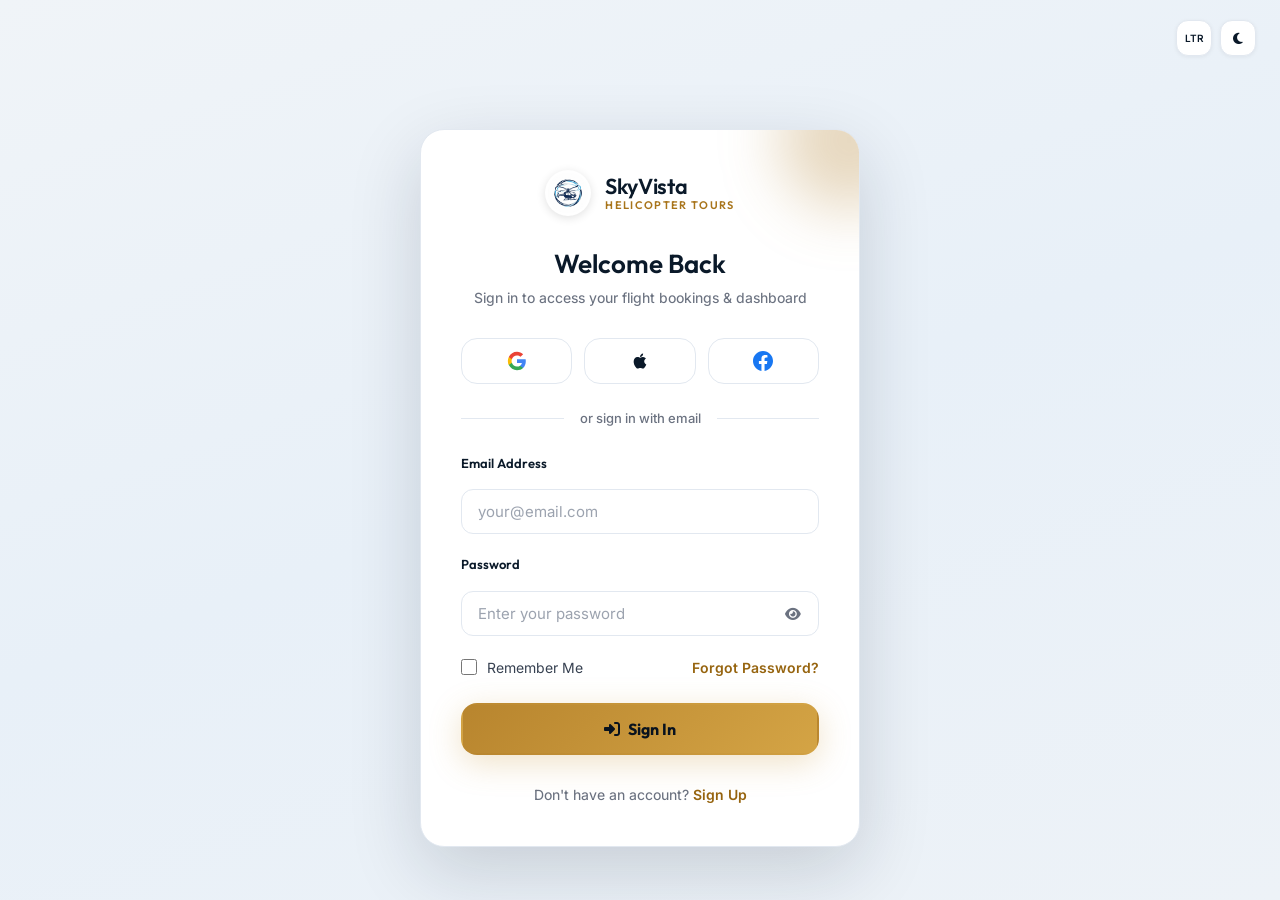
<file: login.html>
<!DOCTYPE html>
<html lang="en" id="root-html">
<head>
    <meta charset="UTF-8">
    <meta name="viewport" content="width=device-width, initial-scale=1.0">
    <meta name="description" content="Sign in to your SkyVista account to manage bookings, check flight status, access photos and certificates, and manage payments.">
    <title>Sign In | SkyVista — Helicopter Tours & Scenic Flights</title>
    <link rel="icon" type="image/svg+xml" href="favicon.svg">
    <link rel="stylesheet" href="https://cdnjs.cloudflare.com/ajax/libs/font-awesome/6.5.1/css/all.min.css">
    <link rel="stylesheet" href="style.css">
</head>
<body class="auth-page">

<!-- Top Bar -->
<div class="auth-topbar">
    <div style="display:flex;gap:0.5rem;">
        <button onclick="toggleDir()" class="auth-toggle-btn" title="Toggle Direction" aria-label="Toggle text direction">
            <span class="dir-label" style="font-size:0.625rem;font-weight:600;">LTR</span>
        </button>
        <button onclick="toggleTheme()" class="auth-toggle-btn" title="Toggle Theme" aria-label="Toggle dark mode">
            <i class="fas fa-moon theme-icon"></i>
        </button>
    </div>
</div>

<!-- Card -->
<main style="flex:1;display:flex;align-items:center;justify-content:center;padding:1.5rem var(--site-gutter);">
    <div class="auth-card">
        <!-- Decorative orb -->
        <div style="position:absolute;top:-60px;right:-60px;width:140px;height:140px;background:var(--secondary-glow);border-radius:50%;filter:blur(30px);pointer-events:none;"></div>

        <!-- Logo -->
        <a href="index.html" class="auth-logo" aria-label="SkyVista Home">
            <img src="assets/images/logo.jpg" alt="SkyVista Logo" width="46" height="46" />
            <div class="auth-logo-text">
                <span class="brand-top">SkyVista</span>
                <span class="brand-bottom">Helicopter Tours</span>
            </div>
        </a>

        <!-- Header -->
        <div style="text-align:center;margin-bottom:1.75rem;">
            <h1 style="font-size:1.625rem;margin-bottom:0.375rem;font-family:var(--font-heading);font-weight:600;color:var(--text-heading);">Welcome Back</h1>
            <p style="font-size:0.875rem;color:var(--text-muted);font-weight:450;">Sign in to access your flight bookings & dashboard</p>
        </div>

        <!-- Social Login -->
        <div class="social-login-grid">
            <button type="button" class="social-btn" title="Sign in with Google" aria-label="Sign in with Google" onclick="alert('Google sign-in demo')">
                <svg width="20" height="20" viewBox="0 0 24 24"><path d="M22.56 12.25c0-.78-.07-1.53-.2-2.25H12v4.26h5.92a5.06 5.06 0 01-2.2 3.32v2.77h3.57c2.08-1.92 3.28-4.74 3.28-8.1z" fill="#4285F4"/><path d="M12 23c2.97 0 5.46-.98 7.28-2.66l-3.57-2.77c-.98.66-2.23 1.06-3.71 1.06-2.86 0-5.29-1.93-6.16-4.53H2.18v2.84C3.99 20.53 7.7 23 12 23z" fill="#34A853"/><path d="M5.84 14.09c-.22-.66-.35-1.36-.35-2.09s.13-1.43.35-2.09V7.07H2.18C1.43 8.55 1 10.22 1 12s.43 3.45 1.18 4.93l2.85-2.22.81-.62z" fill="#FBBC05"/><path d="M12 5.38c1.62 0 3.06.56 4.21 1.64l3.15-3.15C17.45 2.09 14.97 1 12 1 7.7 1 3.99 3.47 2.18 7.07l3.66 2.84c.87-2.6 3.3-4.53 6.16-4.53z" fill="#EA4335"/></svg>
            </button>
            <button type="button" class="social-btn" title="Sign in with Apple" aria-label="Sign in with Apple" onclick="alert('Apple sign-in demo')">
                <svg width="20" height="20" viewBox="0 0 24 24" fill="currentColor"><path d="M17.05 20.28c-.98.95-2.05.88-3.08.4-1.09-.5-2.08-.48-3.24 0-1.44.62-2.2.44-3.06-.4C2.79 15.25 3.51 7.59 9.05 7.31c1.35.07 2.29.74 3.08.8 1.18-.24 2.31-.93 3.57-.84 1.51.12 2.65.72 3.4 1.8-3.12 1.87-2.38 5.98.48 7.13-.57 1.5-1.31 2.99-2.54 4.09zM12.03 7.25c-.15-2.23 1.66-4.07 3.74-4.25.29 2.58-2.34 4.5-3.74 4.25z"/></svg>
            </button>
            <button type="button" class="social-btn" title="Sign in with Facebook" aria-label="Sign in with Facebook" onclick="alert('Facebook sign-in demo')">
                <svg width="20" height="20" viewBox="0 0 24 24" fill="#1877F2"><path d="M24 12.073c0-6.627-5.373-12-12-12s-12 5.373-12 12c0 5.99 4.388 10.954 10.125 11.854v-8.385H7.078v-3.47h3.047V9.43c0-3.007 1.792-4.669 4.533-4.669 1.312 0 2.686.235 2.686.235v2.953H15.83c-1.491 0-1.956.925-1.956 1.874v2.25h3.328l-.532 3.47h-2.796v8.385C19.612 23.027 24 18.062 24 12.073z"/></svg>
            </button>
        </div>

        <!-- Divider -->
        <div class="divider">or sign in with email</div>

        <!-- Form -->
        <form onsubmit="event.preventDefault(); alert('Login successful! Redirecting to dashboard...'); window.location.href='dashboard.html';" id="login-form">
            <div class="form-group" style="margin-bottom:1.25rem;">
                <label class="form-label" for="login-email">Email Address</label>
                <input type="email" id="login-email" class="form-input" placeholder="your@email.com" required>
            </div>
            <div class="form-group" style="margin-bottom:1.25rem;">
                <label class="form-label" for="login-password">Password</label>
                <div class="password-wrapper">
                    <input type="password" id="login-password" class="form-input" placeholder="Enter your password" required>
                    <button type="button" class="password-toggle" onclick="togglePasswordVisibility('login-password', this)" aria-label="Toggle password visibility">
                        <i class="fas fa-eye"></i>
                    </button>
                </div>
            </div>
            <div style="display:flex;align-items:center;justify-content:space-between;margin-bottom:1.5rem;flex-wrap:wrap;gap:0.5rem;">
                <div class="checkbox-wrapper">
                    <input type="checkbox" id="remember-me">
                    <label for="remember-me">Remember Me</label>
                </div>
                <a href="#" class="link-primary" onclick="event.preventDefault(); alert('Password reset link sent to your email address!');">Forgot Password?</a>
            </div>
            <button type="submit" class="btn btn-primary w-full btn-lg">
                <i class="fas fa-right-to-bracket"></i> Sign In
            </button>
        </form>

        <!-- Footer link -->
        <p style="text-align:center;margin-top:1.75rem;font-size:0.875rem;color:var(--text-muted);">
            Don't have an account? <a href="signup.html" class="link-primary">Sign Up</a>
        </p>
    </div>
</main>

<script src="components.js"></script>
<script>
    document.addEventListener('DOMContentLoaded', function() {
        initAuthPage();
    });
</script>
</body>
</html>
</file>
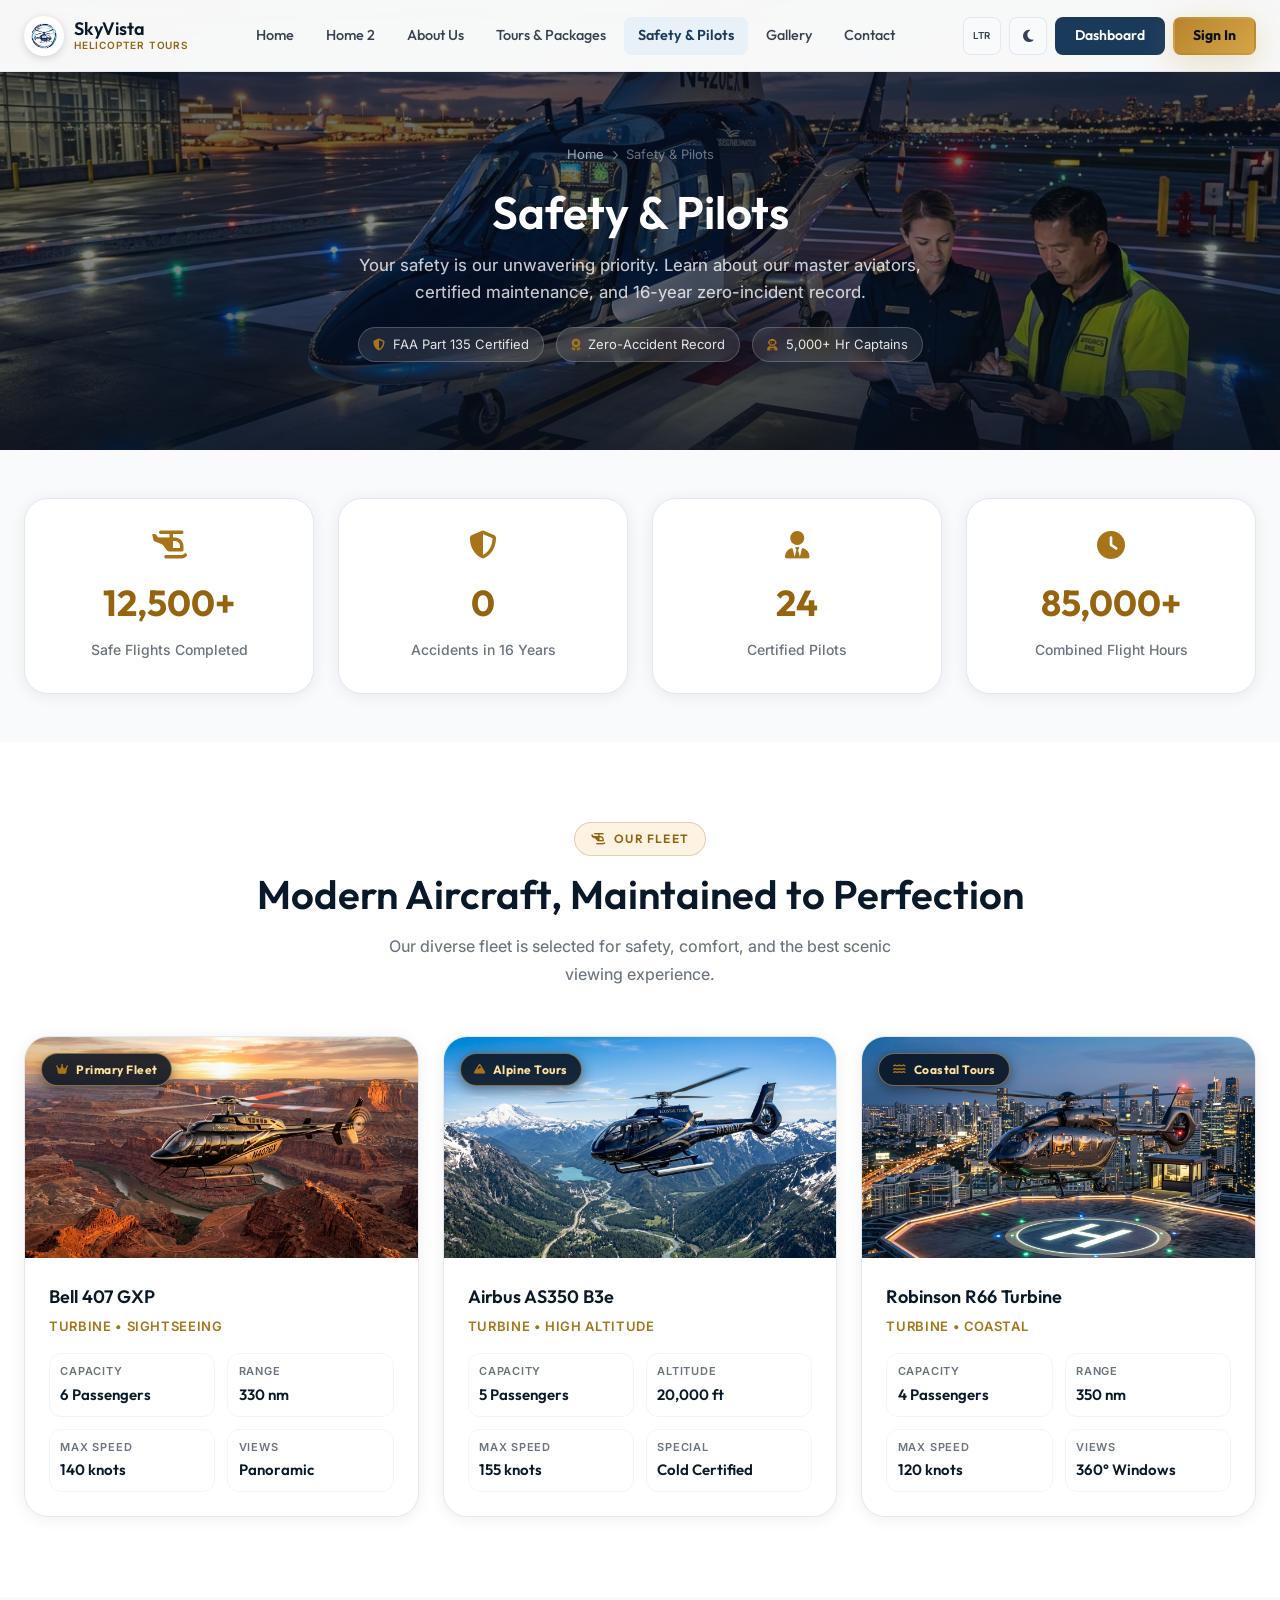
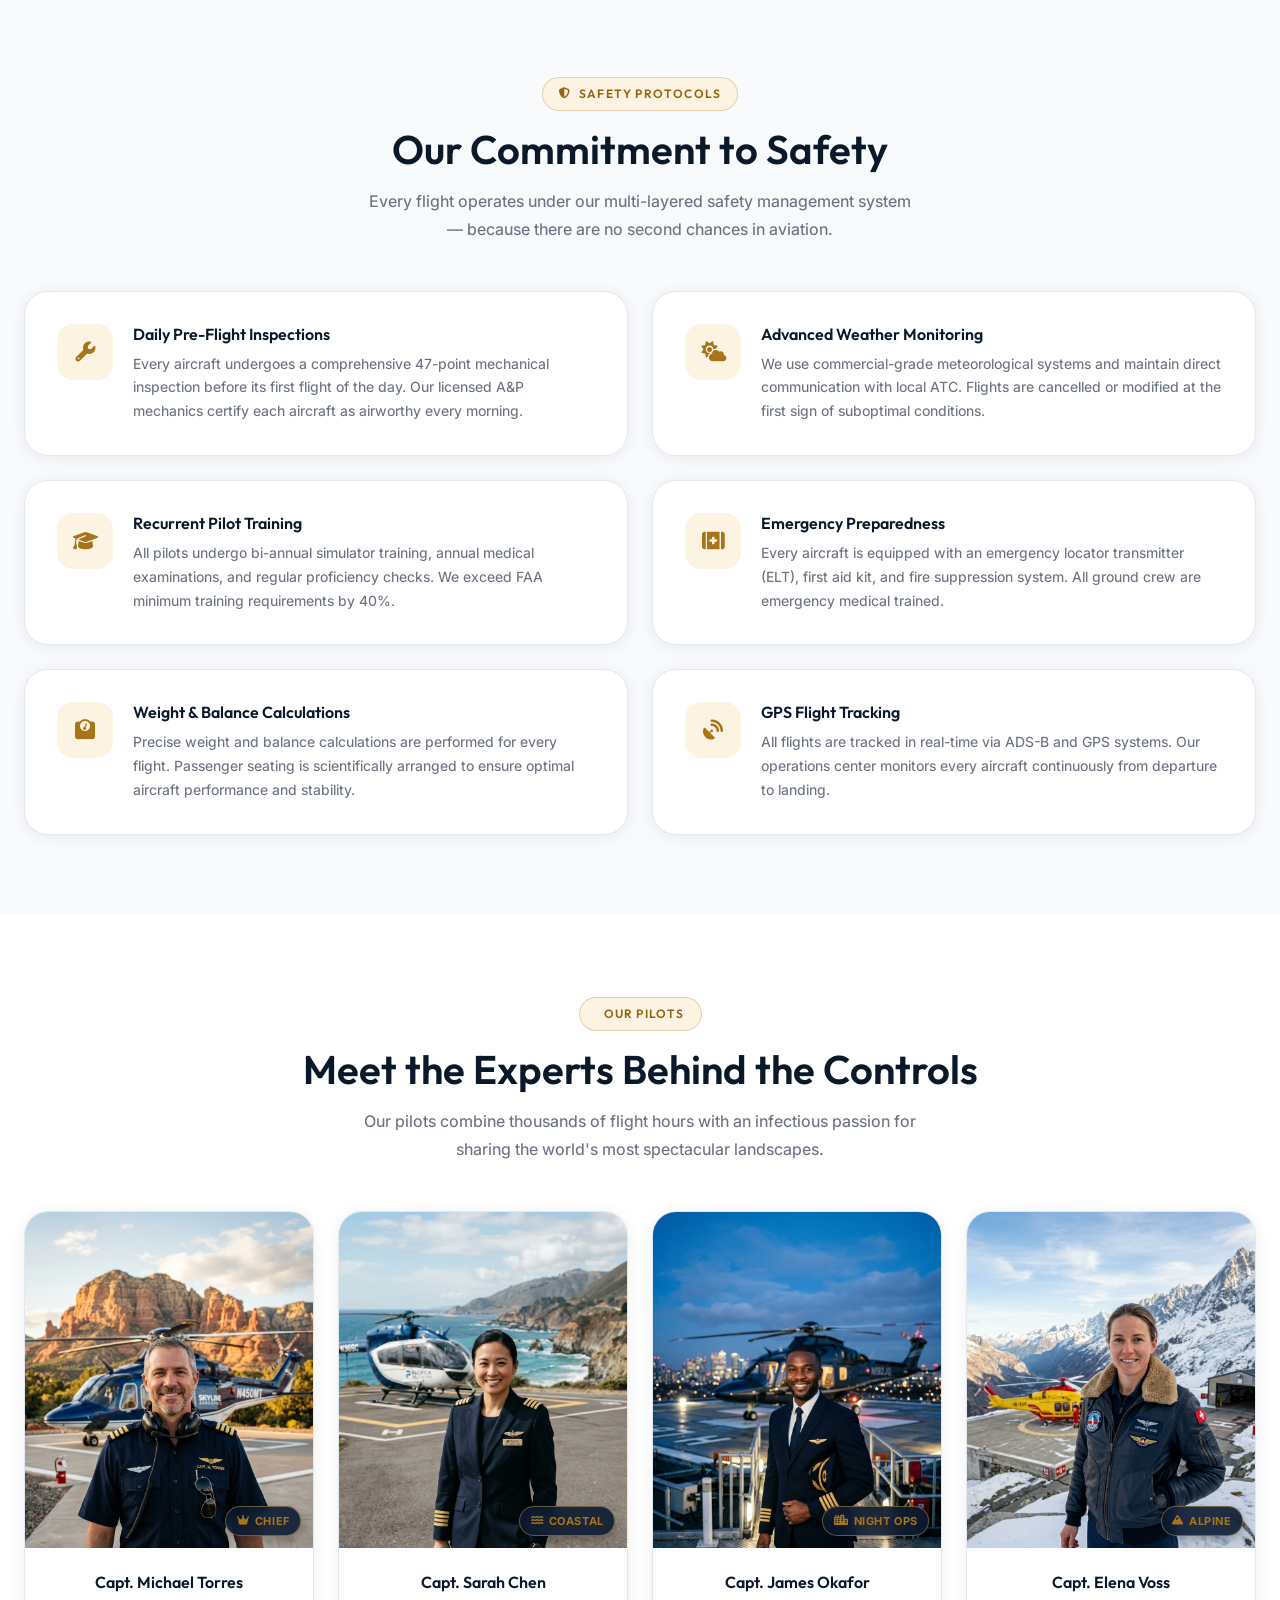
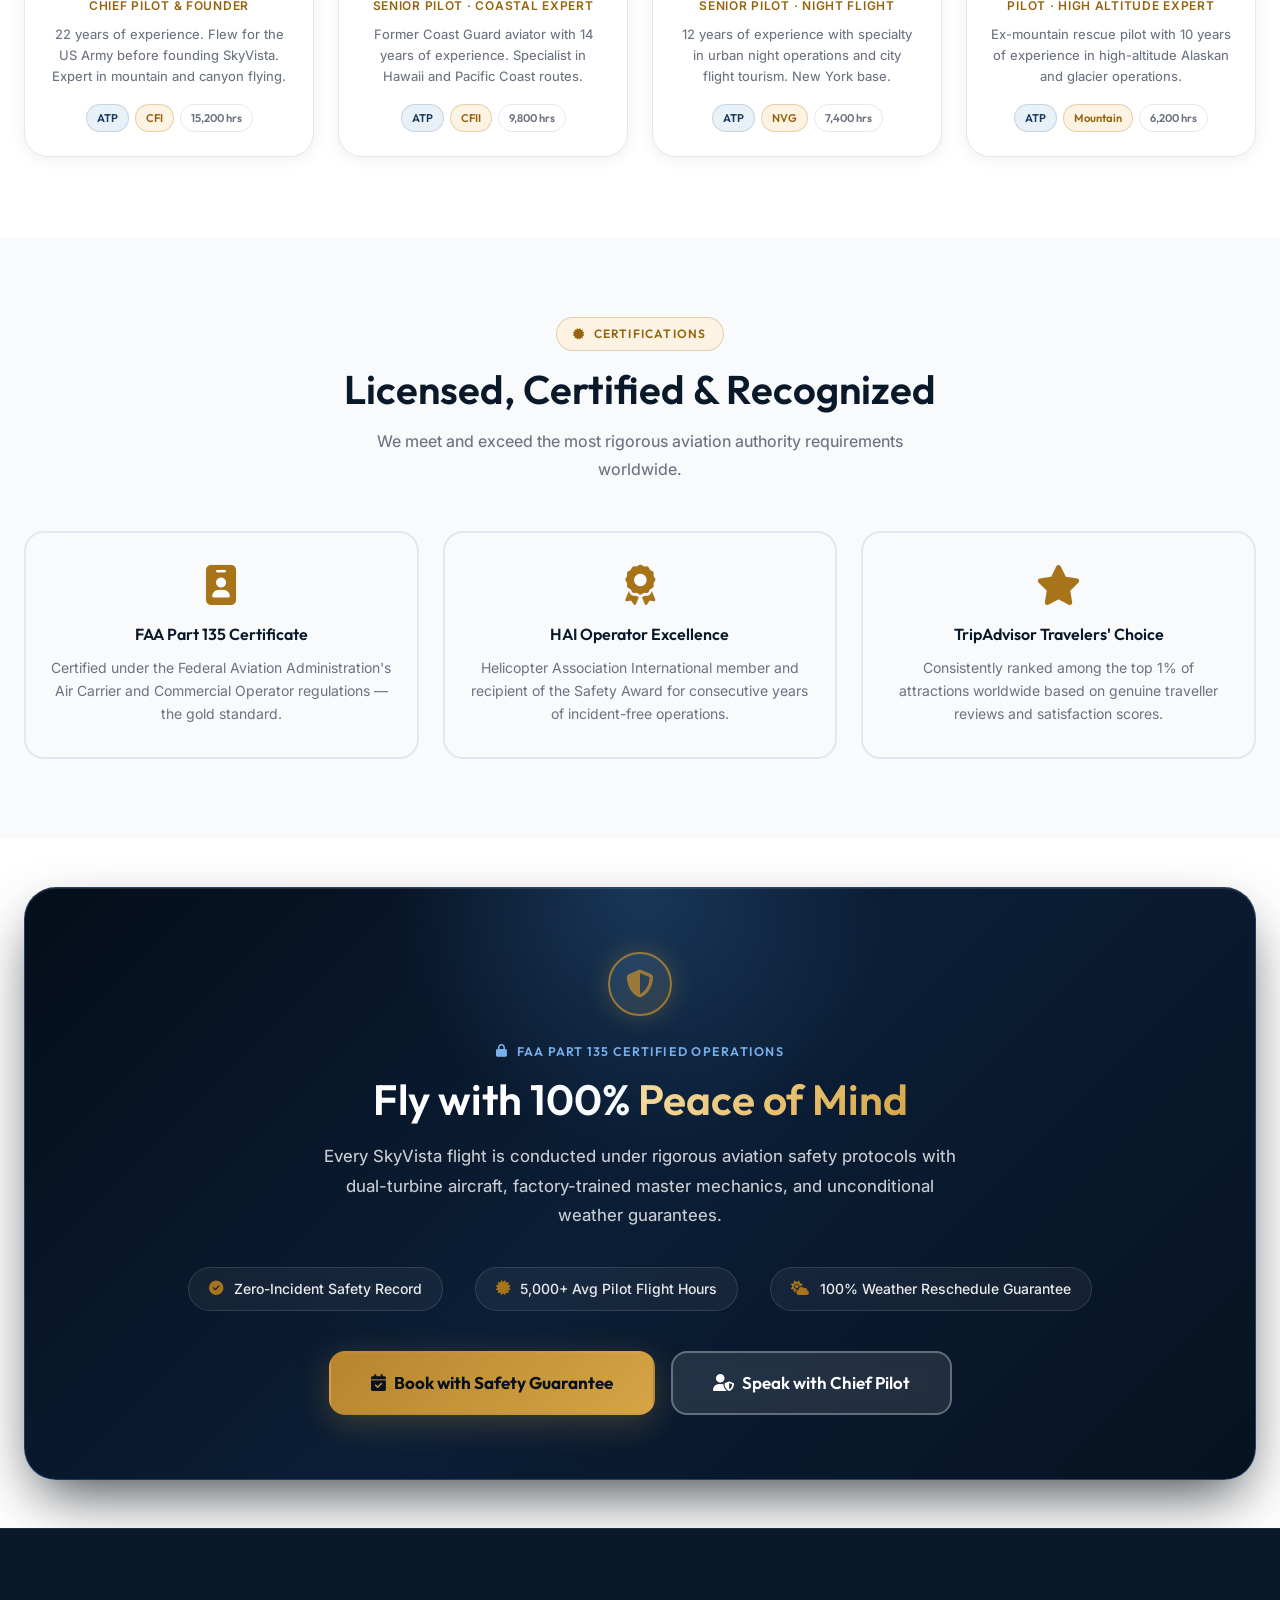
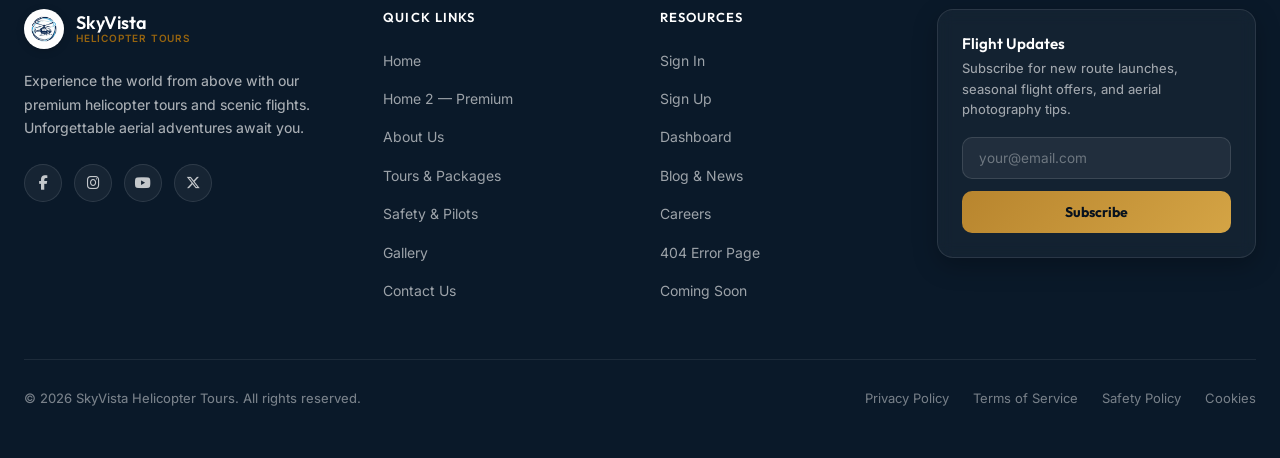
<file: safety.html>
<!DOCTYPE html>
<html lang="en" id="root-html">
<head>
    <meta charset="UTF-8">
    <meta name="viewport" content="width=device-width, initial-scale=1.0">
    <meta name="description" content="SkyVista's safety commitment and expert pilot team. FAA-certified pilots with thousands of flight hours. Learn about our safety protocols, fleet inspections, and emergency procedures.">
    <title>Safety & Pilots | SkyVista Helicopter Tours</title>
    <link rel="icon" type="image/svg+xml" href="favicon.svg">
    <link rel="stylesheet" href="https://cdnjs.cloudflare.com/ajax/libs/font-awesome/6.5.1/css/all.min.css">
    <link rel="stylesheet" href="style.css">
    <style>
        /* ── SAFETY PAGE STYLES ── */
        
        
        
        
        .breadcrumb {
            display: flex;
            align-items: center;
            justify-content: center;
            gap: 0.5rem;
            font-size: 0.8125rem;
            margin-bottom: 1.25rem;
            color: rgba(255,255,255,0.6);
        }
        .breadcrumb a { color: rgba(255,255,255,0.6); transition: var(--transition-fast); }
        .breadcrumb a:hover { color: var(--secondary); }
        .breadcrumb span { color: rgba(255,255,255,0.4); }

        /* Safety stats */
        .safety-stats {
            display: grid; grid-template-columns: repeat(4, 1fr);
            gap: 1.5rem; align-items: stretch;
        }
        .safety-stat-card {
            background: var(--bg-card); border: 1px solid var(--border-default);
            border-radius: var(--radius-2xl); padding: 2rem 1.5rem; text-align: center;
            transition: var(--transition-smooth); box-shadow: var(--shadow-card);
            display: flex; flex-direction: column; align-items: center; justify-content: center;
            height: 100%; min-height: 100%;
        }
        .safety-stat-card:hover { box-shadow: var(--shadow-card-hover); transform: translateY(-3px); }
        .safety-stat-icon { font-size: 1.75rem; color: var(--secondary); margin-bottom: 0.875rem; display: block; }
        .safety-stat-val { font-family: var(--font-heading); font-size: 2.25rem; font-weight: 700; color: var(--secondary-text); display: block; margin-bottom: 0.375rem; }
        .safety-stat-lbl { font-size: 0.875rem; color: var(--text-muted); font-weight: 500; }

        /* Safety protocol cards */
        .protocol-grid { display: grid; grid-template-columns: repeat(2, 1fr); gap: 1.5rem; }
        .protocol-card {
            background: var(--bg-card); border: 1px solid var(--border-default);
            border-radius: var(--radius-2xl); padding: 2rem; display: flex; gap: 1.25rem;
            transition: var(--transition-smooth); box-shadow: var(--shadow-card);
        }
        .protocol-card:hover { box-shadow: var(--shadow-card-hover); transform: translateY(-3px); border-color: transparent; }
        .protocol-icon-wrap {
            width: 56px; height: 56px; border-radius: var(--radius-lg);
            background: var(--secondary-light); color: var(--secondary);
            display: flex; align-items: center; justify-content: center;
            font-size: 1.25rem; flex-shrink: 0;
            transition: var(--transition-smooth);
        }
        .dark .protocol-icon-wrap { background: rgba(232,184,96,0.12); }
        .protocol-card:hover .protocol-icon-wrap { background: var(--secondary); color: #08121e; }
        .protocol-title { font-family: var(--font-heading); font-size: 1rem; font-weight: 600; color: var(--text-heading); margin-bottom: 0.5rem; }
        .protocol-desc { font-size: 0.875rem; color: var(--text-muted); line-height: 1.7; }

        /* Fleet section */
        .fleet-card {
            background: var(--bg-card);
            border: 1px solid var(--border-default);
            border-radius: var(--radius-2xl);
            overflow: hidden;
            transition: transform 0.35s cubic-bezier(0.16, 1, 0.3, 1), box-shadow 0.35s ease, border-color 0.35s ease;
            box-shadow: var(--shadow-card);
            position: relative;
        }
        .fleet-card:hover {
            transform: translateY(-8px);
            border-color: rgba(232, 184, 96, 0.6);
            box-shadow: 0 22px 48px -12px rgba(0, 0, 0, 0.75), 0 0 28px rgba(201, 151, 58, 0.22);
        }
        .fleet-img-wrap {
            position: relative;
            overflow: hidden;
            aspect-ratio: 16/9;
        }
        .fleet-img {
            width: 100%;
            height: 100%;
            object-fit: cover;
            background: var(--bg-alt);
        }
        .fleet-img img {
            width: 100%;
            height: 100%;
            object-fit: cover;
            transition: transform 0.6s cubic-bezier(0.16, 1, 0.3, 1);
        }
        .fleet-card:hover .fleet-img img {
            transform: scale(1.08);
        }
        .fleet-badge {
            position: absolute;
            top: 1rem;
            left: 1rem;
            z-index: 2;
        }
        .fleet-badge .badge {
            background: rgba(8, 18, 32, 0.88) !important;
            backdrop-filter: blur(10px);
            -webkit-backdrop-filter: blur(10px);
            border: 1px solid rgba(232, 184, 96, 0.5) !important;
            color: #FFE29F !important;
            font-family: var(--font-heading);
            font-size: 0.75rem;
            font-weight: 700;
            letter-spacing: 0.04em;
            padding: 0.35rem 0.85rem;
            border-radius: var(--radius-full);
            box-shadow: 0 4px 14px rgba(0, 0, 0, 0.45);
            display: inline-flex;
            align-items: center;
            gap: 0.45rem;
            transition: transform 0.3s ease, border-color 0.3s ease;
        }
        .fleet-card:hover .fleet-badge .badge {
            border-color: rgba(232, 184, 96, 0.85) !important;
            transform: scale(1.03);
        }
        .fleet-body {
            padding: 1.5rem;
        }
        .fleet-name {
            font-family: var(--font-heading);
            font-size: 1.125rem;
            font-weight: 600;
            color: var(--text-heading);
            margin-bottom: 0.25rem;
            transition: color 0.3s ease;
        }
        .fleet-card:hover .fleet-name {
            color: var(--secondary);
        }
        .fleet-type {
            font-size: 0.8125rem;
            color: var(--secondary);
            font-weight: 600;
            text-transform: uppercase;
            letter-spacing: 0.05em;
            margin-bottom: 1rem;
        }
        .fleet-specs-grid {
            display: grid;
            grid-template-columns: 1fr 1fr;
            gap: 0.75rem;
        }
        .fleet-spec {
            display: flex;
            flex-direction: column;
            gap: 0.15rem;
            padding: 0.5rem 0.65rem;
            border-radius: var(--radius-md);
            background: rgba(255, 255, 255, 0.03);
            border: 1px solid var(--border-light);
            transition: background 0.3s ease, border-color 0.3s ease;
        }
        .fleet-card:hover .fleet-spec {
            background: rgba(232, 184, 96, 0.05);
            border-color: rgba(232, 184, 96, 0.2);
        }
        .fleet-spec-key {
            font-size: 0.6875rem;
            text-transform: uppercase;
            letter-spacing: 0.07em;
            color: var(--text-muted);
            font-weight: 600;
        }
        .fleet-spec-val {
            font-family: var(--font-heading);
            font-size: 0.9375rem;
            font-weight: 600;
            color: var(--text-heading);
        }

        /* Pilot cards - enhanced */
        .pilot-team-grid { display: grid; grid-template-columns: repeat(4, 1fr); gap: 1.5rem; }
        .pilot-enhanced-card {
            background: var(--bg-card); border: 1px solid var(--border-default);
            border-radius: var(--radius-2xl); overflow: hidden; transition: var(--transition-smooth);
            box-shadow: var(--shadow-card); text-align: center;
        }
        .pilot-enhanced-card:hover { box-shadow: var(--shadow-card-hover); transform: translateY(-4px); border-color: transparent; }
        .pilot-img-wrap { position: relative; overflow: hidden; }
        .pilot-img {
            width: 100%; aspect-ratio: 3/3.5; object-fit: cover; object-position: center top;
            display: block; transition: transform 0.5s cubic-bezier(0.16, 1, 0.3, 1);
        }
        .pilot-enhanced-card:hover .pilot-img { transform: scale(1.06); }
        .pilot-badge-float {
            position: absolute; bottom: 0.75rem; right: 0.75rem;
            background: rgba(10, 25, 47, 0.88); backdrop-filter: blur(8px);
            border: 1px solid rgba(232, 184, 96, 0.4); color: var(--secondary);
            font-size: 0.6875rem; font-weight: 700; padding: 0.3rem 0.65rem;
            border-radius: var(--radius-full); display: inline-flex; align-items: center; gap: 0.35rem;
            letter-spacing: 0.05em; text-transform: uppercase; box-shadow: 0 4px 12px rgba(0,0,0,0.3);
        }
        .pilot-card-body-enhanced { padding: 1.5rem; }
        .pilot-name { font-family: var(--font-heading); font-size: 1rem; font-weight: 600; color: var(--text-heading); margin-bottom: 0.25rem; }
        .pilot-role { font-size: 0.75rem; color: var(--secondary-text); font-weight: 600; text-transform: uppercase; letter-spacing: 0.06em; margin-bottom: 0.5rem; }
        .pilot-bio { font-size: 0.8125rem; color: var(--text-muted); line-height: 1.65; margin-bottom: 1rem; }
        .pilot-certs { display: flex; flex-wrap: wrap; gap: 0.375rem; justify-content: center; }

        /* Certification section */
        .cert-grid { display: grid; grid-template-columns: repeat(3, 1fr); gap: 1.5rem; }
        .cert-card {
            border: 2px solid var(--border-default); border-radius: var(--radius-xl);
            padding: 2rem 1.5rem; text-align: center; transition: var(--transition-smooth);
        }
        .cert-card:hover { border-color: var(--secondary); background: var(--secondary-light); }
        .dark .cert-card:hover { background: rgba(232,184,96,0.08); }
        .cert-icon { font-size: 2.5rem; color: var(--secondary); display: block; margin-bottom: 1rem; }
        .cert-title { font-family: var(--font-heading); font-size: 1rem; font-weight: 600; color: var(--text-heading); margin-bottom: 0.5rem; }
        .cert-desc { font-size: 0.875rem; color: var(--text-muted); line-height: 1.65; }

        /* Dark safety section */
        .safety-dark-section {
            background: var(--primary-dark); padding: 5rem 0;
        }
        .dark .safety-dark-section { background: #050C16; }

        @media (max-width: 1024px) {
            .safety-stats { grid-template-columns: repeat(2, 1fr); }
            .pilot-team-grid { grid-template-columns: repeat(2, 1fr); }
            .cert-grid { grid-template-columns: 1fr 1fr; }
            .cert-grid .cert-card:last-child:nth-child(odd),
            .grid-3 > .fleet-card:last-child:nth-child(odd),
            .grid-3 > *:last-child:nth-child(odd) {
                grid-column: span 2;
                max-width: 500px;
                width: 100%;
                margin: 0 auto;
            }
        }
        @media (max-width: 768px) {
            .protocol-grid { grid-template-columns: 1fr; }
            .safety-stats { grid-template-columns: repeat(2, 1fr); gap: 1rem; }
            .pilot-team-grid { grid-template-columns: 1fr 1fr; }
            .cert-grid { grid-template-columns: 1fr; }
            .cert-grid .cert-card:last-child:nth-child(odd),
            .grid-3 > .fleet-card:last-child:nth-child(odd),
            .grid-3 > *:last-child:nth-child(odd) {
                grid-column: auto;
                max-width: 100%;
                margin: 0;
            }
        }
        @media (max-width: 480px) {
            .safety-stats { grid-template-columns: repeat(2, 1fr); gap: 0.75rem; }
            .safety-stat-card { padding: 1.25rem 0.625rem; border-radius: var(--radius-xl); }
            .safety-stat-icon { font-size: 1.35rem; margin-bottom: 0.5rem; }
            .safety-stat-val { font-size: 1.5rem; margin-bottom: 0.25rem; }
            .safety-stat-lbl { font-size: 0.75rem; line-height: 1.35; }
            .pilot-team-grid { grid-template-columns: 1fr; }
        }
        /* ════════════════════════════════════════════
           SAFETY PAGE CTA: AVIATION TRUST & SHIELD
        ════════════════════════════════════════════ */
        .safety-trust-cta {
            position: relative;
            border-radius: var(--radius-3xl);
            overflow: hidden;
            padding: 4rem 3.5rem;
            background: linear-gradient(135deg, #050E1A 0%, #0B1E36 50%, #061220 100%);
            border: 1px solid rgba(74, 144, 217, 0.35);
            box-shadow: 0 25px 60px -15px rgba(2, 6, 12, 0.8), inset 0 1px 0 rgba(255, 255, 255, 0.1);
            text-align: center;
        }
        .safety-trust-cta::before {
            content: '';
            position: absolute;
            top: 0; left: 50%;
            transform: translateX(-50%);
            width: 500px; height: 260px;
            background: radial-gradient(ellipse at top, rgba(74, 144, 217, 0.25) 0%, transparent 70%);
            pointer-events: none;
        }
        .safety-shield-crest {
            width: 64px;
            height: 64px;
            border-radius: 50%;
            background: linear-gradient(135deg, rgba(74, 144, 217, 0.2) 0%, rgba(201, 151, 58, 0.2) 100%);
            border: 2px solid var(--secondary);
            color: var(--secondary);
            display: inline-flex;
            align-items: center;
            justify-content: center;
            font-size: 1.75rem;
            margin-bottom: 1.25rem;
            box-shadow: 0 0 25px rgba(201, 151, 58, 0.3);
        }
        .safety-cta-tag {
            display: inline-flex;
            align-items: center;
            gap: 0.5rem;
            color: #7BB2ED;
            font-family: var(--font-heading);
            font-size: 0.78125rem;
            font-weight: 600;
            text-transform: uppercase;
            letter-spacing: 0.1em;
            margin-bottom: 0.75rem;
        }
        .safety-cta-title {
            font-family: var(--font-heading);
            font-size: clamp(1.85rem, 3.5vw, 2.65rem);
            font-weight: 700;
            color: #ffffff;
            margin-bottom: 1rem;
            line-height: 1.25;
        }
        .safety-cta-title span {
            background: linear-gradient(135deg, #FFE29F 0%, #D4A445 100%);
            -webkit-background-clip: text;
            -webkit-text-fill-color: transparent;
        }
        .safety-cta-desc {
            color: rgba(255, 255, 255, 0.78);
            font-size: 1.05rem;
            line-height: 1.75;
            max-width: 640px;
            margin: 0 auto 2.25rem;
        }
        .safety-guarantees {
            display: flex;
            justify-content: center;
            gap: 2rem;
            flex-wrap: wrap;
            margin-bottom: 2.5rem;
        }
        .safety-guarantee-item {
            display: flex;
            align-items: center;
            gap: 0.65rem;
            background: rgba(255, 255, 255, 0.05);
            border: 1px solid rgba(255, 255, 255, 0.12);
            padding: 0.6rem 1.25rem;
            border-radius: var(--radius-full);
            color: rgba(255, 255, 255, 0.9);
            font-size: 0.875rem;
            font-weight: 500;
            backdrop-filter: blur(8px);
        }
        .safety-guarantee-item i {
            color: var(--secondary);
            font-size: 0.9rem;
        }
        .safety-cta-btns {
            display: flex;
            justify-content: center;
            align-items: center;
            gap: 1rem;
            flex-wrap: wrap;
        }
        @media (max-width: 768px) {
            .safety-trust-cta {
                padding: 3rem 1.5rem;
            }
            .safety-guarantees {
                flex-direction: column;
                align-items: center;
                gap: 0.75rem;
            }
            .safety-cta-btns {
                flex-direction: column;
                width: 100%;
            }
            .safety-cta-btns .btn {
                width: 100%;
                justify-content: center;
            }
        }
    </style>
</head>
<body>

<div id="main-nav"></div>

<!-- PAGE HERO -->
<section class="page-hero">
    <img src="assets/images/hero-safety-banner.jpg" alt="Helicopter safety inspection by certified pilot and engineer" class="page-hero-bg">
    <div class="page-hero-overlay"></div>
    <div class="page-hero-content container">
        <div class="breadcrumb animate-on-scroll">
            <a href="index.html">Home</a>
            <span><i class="fas fa-chevron-right" style="font-size:0.6rem;"></i></span>
            <span>Safety & Pilots</span>
        </div>
        <h1 class="page-hero-title animate-on-scroll delay-1">Safety & Pilots</h1>
        <p class="page-hero-sub animate-on-scroll delay-2">Your safety is our unwavering priority. Learn about our master aviators, certified maintenance, and 16-year zero-incident record.</p>
        <div class="page-hero-badges animate-on-scroll delay-3">
            <span class="hero-chip"><i class="fas fa-shield-halved"></i> FAA Part 135 Certified</span>
            <span class="hero-chip"><i class="fas fa-award"></i> Zero-Accident Record</span>
            <span class="hero-chip"><i class="fas fa-user-astronaut"></i> 5,000+ Hr Captains</span>
        </div>
    </div>
</section>

<!-- SAFETY STATS -->
<section class="section-sm" style="background:var(--bg-surface);">
    <div class="container">
        <div class="safety-stats">
            <div class="safety-stat-card animate-on-scroll delay-1">
                <i class="fas fa-helicopter safety-stat-icon"></i>
                <span class="safety-stat-val" data-count="12500" data-suffix="+">0</span>
                <span class="safety-stat-lbl">Safe Flights Completed</span>
            </div>
            <div class="safety-stat-card animate-on-scroll delay-2">
                <i class="fas fa-shield-halved safety-stat-icon"></i>
                <span class="safety-stat-val" data-count="0">0</span>
                <span class="safety-stat-lbl">Accidents in 16 Years</span>
            </div>
            <div class="safety-stat-card animate-on-scroll delay-3">
                <i class="fas fa-user-tie safety-stat-icon"></i>
                <span class="safety-stat-val" data-count="24" data-suffix="">0</span>
                <span class="safety-stat-lbl">Certified Pilots</span>
            </div>
            <div class="safety-stat-card animate-on-scroll delay-4">
                <i class="fas fa-clock safety-stat-icon"></i>
                <span class="safety-stat-val" data-count="85000" data-suffix="+">0</span>
                <span class="safety-stat-lbl">Combined Flight Hours</span>
            </div>
        </div>
    </div>
</section>

<!-- FLEET SECTION -->
<section class="section">
    <div class="container">
        <div class="text-center animate-on-scroll">
            <span class="section-tag"><i class="fas fa-helicopter" style="font-size:0.7rem;"></i> Our Fleet</span>
            <h2 class="section-title">Modern Aircraft, Maintained to Perfection</h2>
            <p class="section-subtitle">Our diverse fleet is selected for safety, comfort, and the best scenic viewing experience.</p>
        </div>
        <div class="grid-3" style="margin-top:3rem;">
            <div class="fleet-card animate-on-scroll delay-1">
                <div class="fleet-img-wrap">
                    <div class="fleet-img">
                        <img src="assets/images/fleet-bell407.jpg" alt="Bell 407 GXP helicopter">
                    </div>
                    <div class="fleet-badge"><span class="badge"><i class="fas fa-crown" style="font-size:0.7rem;color:var(--secondary);"></i> Primary Fleet</span></div>
                </div>
                <div class="fleet-body">
                    <div class="fleet-name">Bell 407 GXP</div>
                    <div class="fleet-type">Turbine • Sightseeing</div>
                    <div class="fleet-specs-grid">
                        <div class="fleet-spec"><span class="fleet-spec-key">Capacity</span><span class="fleet-spec-val">6 Passengers</span></div>
                        <div class="fleet-spec"><span class="fleet-spec-key">Range</span><span class="fleet-spec-val">330 nm</span></div>
                        <div class="fleet-spec"><span class="fleet-spec-key">Max Speed</span><span class="fleet-spec-val">140 knots </span></div>
                        <div class="fleet-spec"><span class="fleet-spec-key">Views</span><span class="fleet-spec-val">Panoramic </span></div>
                    </div>
                </div>
            </div>
            <div class="fleet-card animate-on-scroll delay-2">
                <div class="fleet-img-wrap">
                    <div class="fleet-img">
                        <img src="assets/images/fleet-h130.jpg" alt="Airbus AS350 B3e helicopter">
                    </div>
                    <div class="fleet-badge"><span class="badge"><i class="fas fa-mountain" style="font-size:0.7rem;color:var(--secondary);"></i> Alpine Tours</span></div>
                </div>
                <div class="fleet-body">
                    <div class="fleet-name">Airbus AS350 B3e</div>
                    <div class="fleet-type">Turbine • High Altitude</div>
                    <div class="fleet-specs-grid">
                        <div class="fleet-spec"><span class="fleet-spec-key">Capacity</span><span class="fleet-spec-val">5 Passengers</span></div>
                        <div class="fleet-spec"><span class="fleet-spec-key">Altitude</span><span class="fleet-spec-val">20,000 ft</span></div>
                        <div class="fleet-spec"><span class="fleet-spec-key">Max Speed</span><span class="fleet-spec-val">155 knots</span></div>
                        <div class="fleet-spec"><span class="fleet-spec-key">Special</span><span class="fleet-spec-val">Cold Certified</span></div>
                    </div>
                </div>
            </div>
            <div class="fleet-card animate-on-scroll delay-3">
                <div class="fleet-img-wrap">
                    <div class="fleet-img">
                        <img src="assets/images/fleet-h145.jpg" alt="Robinson R66 helicopter">
                    </div>
                    <div class="fleet-badge"><span class="badge"><i class="fas fa-water" style="font-size:0.7rem;color:var(--secondary);"></i> Coastal Tours</span></div>
                </div>
                <div class="fleet-body">
                    <div class="fleet-name">Robinson R66 Turbine</div>
                    <div class="fleet-type">Turbine • Coastal</div>
                    <div class="fleet-specs-grid">
                        <div class="fleet-spec"><span class="fleet-spec-key">Capacity</span><span class="fleet-spec-val">4 Passengers</span></div>
                        <div class="fleet-spec"><span class="fleet-spec-key">Range</span><span class="fleet-spec-val">350 nm</span></div>
                        <div class="fleet-spec"><span class="fleet-spec-key">Max Speed</span><span class="fleet-spec-val">120 knots</span></div>
                        <div class="fleet-spec"><span class="fleet-spec-key">Views</span><span class="fleet-spec-val">360° Windows</span></div>
                    </div>
                </div>
            </div>
        </div>
    </div>
</section>

<!-- SAFETY PROTOCOLS -->
<section class="section" style="background:var(--bg-surface);">
    <div class="container">
        <div class="text-center animate-on-scroll">
            <span class="section-tag"><i class="fas fa-shield-halved" style="font-size:0.7rem;"></i> Safety Protocols</span>
            <h2 class="section-title">Our Commitment to Safety</h2>
            <p class="section-subtitle">Every flight operates under our multi-layered safety management system — because there are no second chances in aviation.</p>
        </div>
        <div class="protocol-grid" style="margin-top:3rem;">
            <div class="protocol-card animate-on-scroll delay-1">
                <div class="protocol-icon-wrap"><i class="fas fa-wrench"></i></div>
                <div>
                    <h3 class="protocol-title">Daily Pre-Flight Inspections</h3>
                    <p class="protocol-desc">Every aircraft undergoes a comprehensive 47-point mechanical inspection before its first flight of the day. Our licensed A&P mechanics certify each aircraft as airworthy every morning.</p>
                </div>
            </div>
            <div class="protocol-card animate-on-scroll delay-2">
                <div class="protocol-icon-wrap"><i class="fas fa-cloud-sun"></i></div>
                <div>
                    <h3 class="protocol-title">Advanced Weather Monitoring</h3>
                    <p class="protocol-desc">We use commercial-grade meteorological systems and maintain direct communication with local ATC. Flights are cancelled or modified at the first sign of suboptimal conditions.</p>
                </div>
            </div>
            <div class="protocol-card animate-on-scroll delay-3">
                <div class="protocol-icon-wrap"><i class="fas fa-graduation-cap"></i></div>
                <div>
                    <h3 class="protocol-title">Recurrent Pilot Training</h3>
                    <p class="protocol-desc">All pilots undergo bi-annual simulator training, annual medical examinations, and regular proficiency checks. We exceed FAA minimum training requirements by 40%.</p>
                </div>
            </div>
            <div class="protocol-card animate-on-scroll delay-4">
                <div class="protocol-icon-wrap"><i class="fas fa-first-aid"></i></div>
                <div>
                    <h3 class="protocol-title">Emergency Preparedness</h3>
                    <p class="protocol-desc">Every aircraft is equipped with an emergency locator transmitter (ELT), first aid kit, and fire suppression system. All ground crew are emergency medical trained.</p>
                </div>
            </div>
            <div class="protocol-card animate-on-scroll delay-1">
                <div class="protocol-icon-wrap"><i class="fas fa-weight-scale"></i></div>
                <div>
                    <h3 class="protocol-title">Weight & Balance Calculations</h3>
                    <p class="protocol-desc">Precise weight and balance calculations are performed for every flight. Passenger seating is scientifically arranged to ensure optimal aircraft performance and stability.</p>
                </div>
            </div>
            <div class="protocol-card animate-on-scroll delay-2">
                <div class="protocol-icon-wrap"><i class="fas fa-satellite-dish"></i></div>
                <div>
                    <h3 class="protocol-title">GPS Flight Tracking</h3>
                    <p class="protocol-desc">All flights are tracked in real-time via ADS-B and GPS systems. Our operations center monitors every aircraft continuously from departure to landing.</p>
                </div>
            </div>
        </div>
    </div>
</section>

<!-- PILOT TEAM -->
<section class="section">
    <div class="container">
        <div class="text-center animate-on-scroll">
            <span class="section-tag"><i class="fas fa-user-pilot" style="font-size:0.7rem;"></i> Our Pilots</span>
            <h2 class="section-title">Meet the Experts Behind the Controls</h2>
            <p class="section-subtitle">Our pilots combine thousands of flight hours with an infectious passion for sharing the world's most spectacular landscapes.</p>
        </div>
        <div class="pilot-team-grid" style="margin-top:3rem;">
            <!-- Pilot 1 -->
            <div class="pilot-enhanced-card animate-on-scroll delay-1">
                <div class="pilot-img-wrap">
                    <img src="assets/images/pilot-torres.jpg" alt="Capt. Michael Torres - Chief Pilot & Founder" class="pilot-img" loading="lazy">
                    <span class="pilot-badge-float"><i class="fas fa-crown"></i> Chief</span>
                </div>
                <div class="pilot-card-body-enhanced">
                    <div class="pilot-name">Capt. Michael Torres</div>
                    <div class="pilot-role">Chief Pilot & Founder</div>
                    <p class="pilot-bio">22 years of experience. Flew for the US Army before founding SkyVista. Expert in mountain and canyon flying.</p>
                    <div class="pilot-certs">
                        <span class="badge badge-primary" style="font-size:0.7rem;">ATP</span>
                        <span class="badge badge-gold" style="font-size:0.7rem;">CFI</span>
                        <span class="badge badge-outline" style="font-size:0.7rem;">15,200 hrs</span>
                    </div>
                </div>
            </div>
            <!-- Pilot 2 -->
            <div class="pilot-enhanced-card animate-on-scroll delay-2">
                <div class="pilot-img-wrap">
                    <img src="assets/images/pilot-chen.jpg" alt="Capt. Sarah Chen - Senior Pilot & Coastal Expert" class="pilot-img" loading="lazy">
                    <span class="pilot-badge-float"><i class="fas fa-water"></i> Coastal</span>
                </div>
                <div class="pilot-card-body-enhanced">
                    <div class="pilot-name">Capt. Sarah Chen</div>
                    <div class="pilot-role">Senior Pilot · Coastal Expert</div>
                    <p class="pilot-bio">Former Coast Guard aviator with 14 years of experience. Specialist in Hawaii and Pacific Coast routes.</p>
                    <div class="pilot-certs">
                        <span class="badge badge-primary" style="font-size:0.7rem;">ATP</span>
                        <span class="badge badge-gold" style="font-size:0.7rem;">CFII</span>
                        <span class="badge badge-outline" style="font-size:0.7rem;">9,800 hrs</span>
                    </div>
                </div>
            </div>
            <!-- Pilot 3 -->
            <div class="pilot-enhanced-card animate-on-scroll delay-3">
                <div class="pilot-img-wrap">
                    <img src="assets/images/pilot-okafor.jpg" alt="Capt. James Okafor - Senior Pilot & Night Flight" class="pilot-img" loading="lazy">
                    <span class="pilot-badge-float"><i class="fas fa-city"></i> Night Ops</span>
                </div>
                <div class="pilot-card-body-enhanced">
                    <div class="pilot-name">Capt. James Okafor</div>
                    <div class="pilot-role">Senior Pilot · Night Flight</div>
                    <p class="pilot-bio">12 years of experience with specialty in urban night operations and city flight tourism. New York base.</p>
                    <div class="pilot-certs">
                        <span class="badge badge-primary" style="font-size:0.7rem;">ATP</span>
                        <span class="badge badge-gold" style="font-size:0.7rem;">NVG</span>
                        <span class="badge badge-outline" style="font-size:0.7rem;">7,400 hrs</span>
                    </div>
                </div>
            </div>
            <!-- Pilot 4 -->
            <div class="pilot-enhanced-card animate-on-scroll delay-4">
                <div class="pilot-img-wrap">
                    <img src="assets/images/pilot-voss.jpg" alt="Capt. Elena Voss - High Altitude Expert" class="pilot-img" loading="lazy">
                    <span class="pilot-badge-float"><i class="fas fa-mountain"></i> Alpine</span>
                </div>
                <div class="pilot-card-body-enhanced">
                    <div class="pilot-name">Capt. Elena Voss</div>
                    <div class="pilot-role">Pilot · High Altitude Expert</div>
                    <p class="pilot-bio">Ex-mountain rescue pilot with 10 years of experience in high-altitude Alaskan and glacier operations.</p>
                    <div class="pilot-certs">
                        <span class="badge badge-primary" style="font-size:0.7rem;">ATP</span>
                        <span class="badge badge-gold" style="font-size:0.7rem;">Mountain</span>
                        <span class="badge badge-outline" style="font-size:0.7rem;">6,200 hrs</span>
                    </div>
                </div>
            </div>
        </div>
    </div>
</section>

<!-- CERTIFICATIONS -->
<section class="section" style="background:var(--bg-surface);">
    <div class="container">
        <div class="text-center animate-on-scroll">
            <span class="section-tag"><i class="fas fa-certificate" style="font-size:0.7rem;"></i> Certifications</span>
            <h2 class="section-title">Licensed, Certified & Recognized</h2>
            <p class="section-subtitle">We meet and exceed the most rigorous aviation authority requirements worldwide.</p>
        </div>
        <div class="cert-grid" style="margin-top:3rem;">
            <div class="cert-card animate-on-scroll delay-1">
                <i class="fas fa-id-badge cert-icon"></i>
                <div class="cert-title">FAA Part 135 Certificate</div>
                <div class="cert-desc">Certified under the Federal Aviation Administration's Air Carrier and Commercial Operator regulations — the gold standard.</div>
            </div>
            <div class="cert-card animate-on-scroll delay-2">
                <i class="fas fa-award cert-icon"></i>
                <div class="cert-title">HAI Operator Excellence</div>
                <div class="cert-desc">Helicopter Association International member and recipient of the Safety Award for consecutive years of incident-free operations.</div>
            </div>
            <div class="cert-card animate-on-scroll delay-3">
                <i class="fas fa-star cert-icon"></i>
                <div class="cert-title">TripAdvisor Travelers' Choice</div>
                <div class="cert-desc">Consistently ranked among the top 1% of attractions worldwide based on genuine traveller reviews and satisfaction scores.</div>
            </div>
        </div>
    </div>
</section>

<!-- ════════════════════════════════════════════
     CTA: AVIATION TRUST & SAFETY SHIELD
════════════════════════════════════════════ -->
<section class="section-sm">
    <div class="container">
        <div class="safety-trust-cta animate-on-scroll">
            <div class="safety-shield-crest">
                <i class="fas fa-shield-halved"></i>
            </div>
            <div>
                <span class="safety-cta-tag"><i class="fas fa-lock"></i> FAA Part 135 Certified Operations</span>
                <h2 class="safety-cta-title">Fly with 100% <span>Peace of Mind</span></h2>
                <p class="safety-cta-desc">Every SkyVista flight is conducted under rigorous aviation safety protocols with dual-turbine aircraft, factory-trained master mechanics, and unconditional weather guarantees.</p>
            </div>
            <div class="safety-guarantees">
                <div class="safety-guarantee-item">
                    <i class="fas fa-circle-check"></i>
                    <span>Zero-Incident Safety Record</span>
                </div>
                <div class="safety-guarantee-item">
                    <i class="fas fa-certificate"></i>
                    <span>5,000+ Avg Pilot Flight Hours</span>
                </div>
                <div class="safety-guarantee-item">
                    <i class="fas fa-cloud-sun"></i>
                    <span>100% Weather Reschedule Guarantee</span>
                </div>
            </div>
            <div class="safety-cta-btns">
                <a href="tours.html" class="btn btn-primary btn-xl">
                    <i class="fas fa-calendar-check"></i> Book with Safety Guarantee
                </a>
                <a href="contact.html" class="btn btn-ghost btn-xl">
                    <i class="fas fa-user-shield"></i> Speak with Chief Pilot
                </a>
            </div>
        </div>
    </div>
</section>

<div id="main-footer"></div>
<script src="components.js"></script>
</body>
</html>
</file>
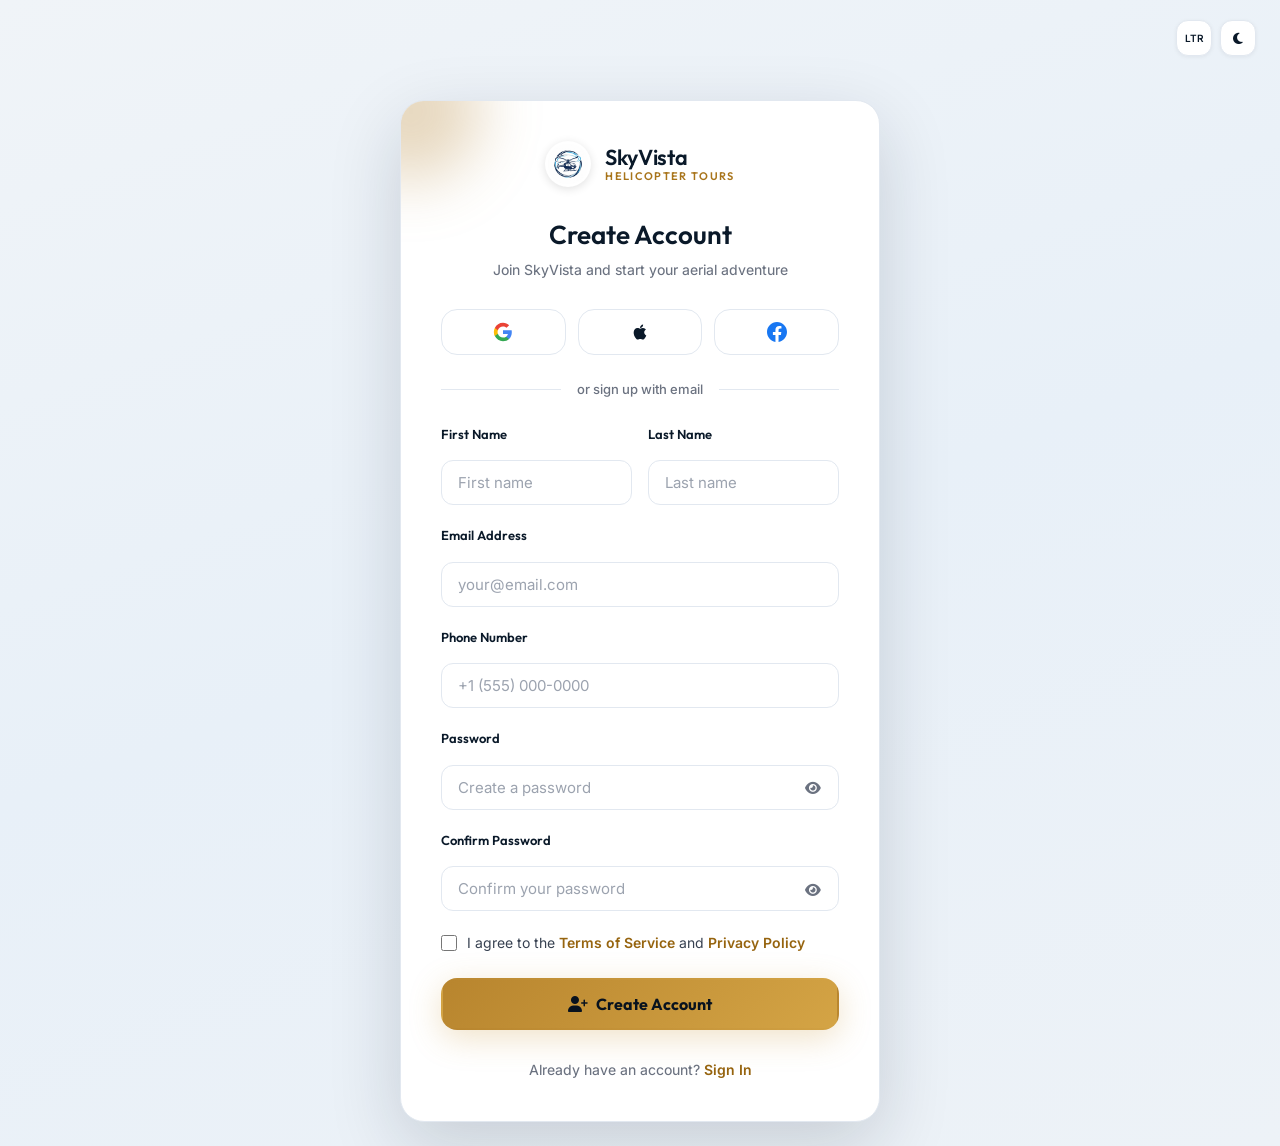
<file: signup.html>
<!DOCTYPE html>
<html lang="en" id="root-html">
<head>
    <meta charset="UTF-8">
    <meta name="viewport" content="width=device-width, initial-scale=1.0">
    <meta name="description" content="Create your SkyVista account to book helicopter tours, manage flights, and access member-exclusive pricing and certificates.">
    <title>Sign Up | SkyVista — Helicopter Tours & Scenic Flights</title>
    <link rel="icon" type="image/svg+xml" href="favicon.svg">
    <link rel="stylesheet" href="https://cdnjs.cloudflare.com/ajax/libs/font-awesome/6.5.1/css/all.min.css">
    <link rel="stylesheet" href="style.css">
    <style>
        .form-row-2col {
            display: grid;
            grid-template-columns: 1fr 1fr;
            gap: 1rem;
            margin-bottom: 1.25rem;
        }
        @media (max-width: 480px) {
            .form-row-2col {
                grid-template-columns: 1fr;
                gap: 1.25rem;
            }
        }
    </style>
</head>
<body class="auth-page">

<!-- Top Bar -->
<div class="auth-topbar">
    <div style="display:flex;gap:0.5rem;">
        <button onclick="toggleDir()" class="auth-toggle-btn" title="Toggle Direction" aria-label="Toggle text direction">
            <span class="dir-label" style="font-size:0.625rem;font-weight:600;">LTR</span>
        </button>
        <button onclick="toggleTheme()" class="auth-toggle-btn" title="Toggle Theme" aria-label="Toggle dark mode">
            <i class="fas fa-moon theme-icon"></i>
        </button>
    </div>
</div>

<!-- Card -->
<main style="flex:1;display:flex;align-items:center;justify-content:center;padding:1.5rem var(--site-gutter);">
    <div class="auth-card" style="max-width:480px;">
        <!-- Decorative orb -->
        <div style="position:absolute;top:-60px;left:-60px;width:140px;height:140px;background:var(--secondary-glow);border-radius:50%;filter:blur(30px);pointer-events:none;"></div>

        <!-- Logo -->
        <a href="index.html" class="auth-logo" aria-label="SkyVista Home">
            <img src="assets/images/logo.jpg" alt="SkyVista Logo" width="46" height="46" />
            <div class="auth-logo-text">
                <span class="brand-top">SkyVista</span>
                <span class="brand-bottom">Helicopter Tours</span>
            </div>
        </a>

        <!-- Header -->
        <div style="text-align:center;margin-bottom:1.75rem;">
            <h1 style="font-size:1.625rem;margin-bottom:0.375rem;font-family:var(--font-heading);font-weight:600;color:var(--text-heading);">Create Account</h1>
            <p style="font-size:0.875rem;color:var(--text-muted);font-weight:450;">Join SkyVista and start your aerial adventure</p>
        </div>

        <!-- Social Sign Up -->
        <div class="social-login-grid">
            <button type="button" class="social-btn" title="Sign up with Google" aria-label="Sign up with Google" onclick="alert('Google sign-up demo')">
                <svg width="20" height="20" viewBox="0 0 24 24"><path d="M22.56 12.25c0-.78-.07-1.53-.2-2.25H12v4.26h5.92a5.06 5.06 0 01-2.2 3.32v2.77h3.57c2.08-1.92 3.28-4.74 3.28-8.1z" fill="#4285F4"/><path d="M12 23c2.97 0 5.46-.98 7.28-2.66l-3.57-2.77c-.98.66-2.23 1.06-3.71 1.06-2.86 0-5.29-1.93-6.16-4.53H2.18v2.84C3.99 20.53 7.7 23 12 23z" fill="#34A853"/><path d="M5.84 14.09c-.22-.66-.35-1.36-.35-2.09s.13-1.43.35-2.09V7.07H2.18C1.43 8.55 1 10.22 1 12s.43 3.45 1.18 4.93l2.85-2.22.81-.62z" fill="#FBBC05"/><path d="M12 5.38c1.62 0 3.06.56 4.21 1.64l3.15-3.15C17.45 2.09 14.97 1 12 1 7.7 1 3.99 3.47 2.18 7.07l3.66 2.84c.87-2.6 3.3-4.53 6.16-4.53z" fill="#EA4335"/></svg>
            </button>
            <button type="button" class="social-btn" title="Sign up with Apple" aria-label="Sign up with Apple" onclick="alert('Apple sign-up demo')">
                <svg width="20" height="20" viewBox="0 0 24 24" fill="currentColor"><path d="M17.05 20.28c-.98.95-2.05.88-3.08.4-1.09-.5-2.08-.48-3.24 0-1.44.62-2.2.44-3.06-.4C2.79 15.25 3.51 7.59 9.05 7.31c1.35.07 2.29.74 3.08.8 1.18-.24 2.31-.93 3.57-.84 1.51.12 2.65.72 3.4 1.8-3.12 1.87-2.38 5.98.48 7.13-.57 1.5-1.31 2.99-2.54 4.09zM12.03 7.25c-.15-2.23 1.66-4.07 3.74-4.25.29 2.58-2.34 4.5-3.74 4.25z"/></svg>
            </button>
            <button type="button" class="social-btn" title="Sign up with Facebook" aria-label="Sign up with Facebook" onclick="alert('Facebook sign-up demo')">
                <svg width="20" height="20" viewBox="0 0 24 24" fill="#1877F2"><path d="M24 12.073c0-6.627-5.373-12-12-12s-12 5.373-12 12c0 5.99 4.388 10.954 10.125 11.854v-8.385H7.078v-3.47h3.047V9.43c0-3.007 1.792-4.669 4.533-4.669 1.312 0 2.686.235 2.686.235v2.953H15.83c-1.491 0-1.956.925-1.956 1.874v2.25h3.328l-.532 3.47h-2.796v8.385C19.612 23.027 24 18.062 24 12.073z"/></svg>
            </button>
        </div>

        <!-- Divider -->
        <div class="divider">or sign up with email</div>

        <!-- Form -->
        <form onsubmit="event.preventDefault(); alert('Account created successfully! Welcome to SkyVista.'); window.location.href='dashboard.html';" id="signup-form">
            <div class="form-row-2col">
                <div class="form-group">
                    <label class="form-label" for="signup-fname">First Name</label>
                    <input type="text" id="signup-fname" class="form-input" placeholder="First name" required>
                </div>
                <div class="form-group">
                    <label class="form-label" for="signup-lname">Last Name</label>
                    <input type="text" id="signup-lname" class="form-input" placeholder="Last name" required>
                </div>
            </div>

            <div class="form-group" style="margin-bottom:1.25rem;">
                <label class="form-label" for="signup-email">Email Address</label>
                <input type="email" id="signup-email" class="form-input" placeholder="your@email.com" required>
            </div>

            <div class="form-group" style="margin-bottom:1.25rem;">
                <label class="form-label" for="signup-phone">Phone Number</label>
                <input type="tel" id="signup-phone" class="form-input" placeholder="+1 (555) 000-0000" required>
            </div>

            <div class="form-group" style="margin-bottom:1.25rem;">
                <label class="form-label" for="signup-password">Password</label>
                <div class="password-wrapper">
                    <input type="password" id="signup-password" class="form-input" placeholder="Create a password" required minlength="8">
                    <button type="button" class="password-toggle" onclick="togglePasswordVisibility('signup-password', this)" aria-label="Toggle password visibility">
                        <i class="fas fa-eye"></i>
                    </button>
                </div>
            </div>

            <div class="form-group" style="margin-bottom:1.25rem;">
                <label class="form-label" for="signup-confirm">Confirm Password</label>
                <div class="password-wrapper">
                    <input type="password" id="signup-confirm" class="form-input" placeholder="Confirm your password" required minlength="8">
                    <button type="button" class="password-toggle" onclick="togglePasswordVisibility('signup-confirm', this)" aria-label="Toggle confirm password visibility">
                        <i class="fas fa-eye"></i>
                    </button>
                </div>
            </div>

            <div class="checkbox-wrapper" style="margin-bottom:1.5rem;">
                <input type="checkbox" id="terms" required>
                <label for="terms">I agree to the <a href="#" class="link-primary" onclick="event.preventDefault(); alert('Terms of Service modal');">Terms of Service</a> and <a href="#" class="link-primary" onclick="event.preventDefault(); alert('Privacy Policy modal');">Privacy Policy</a></label>
            </div>

            <button type="submit" class="btn btn-primary w-full btn-lg">
                <i class="fas fa-user-plus"></i> Create Account
            </button>
        </form>

        <!-- Footer link -->
        <p style="text-align:center;margin-top:1.75rem;font-size:0.875rem;color:var(--text-muted);">
            Already have an account? <a href="login.html" class="link-primary">Sign In</a>
        </p>
    </div>
</main>

<script src="components.js"></script>
<script>
    document.addEventListener('DOMContentLoaded', function() {
        initAuthPage();
    });
</script>
</body>
</html>
</file>
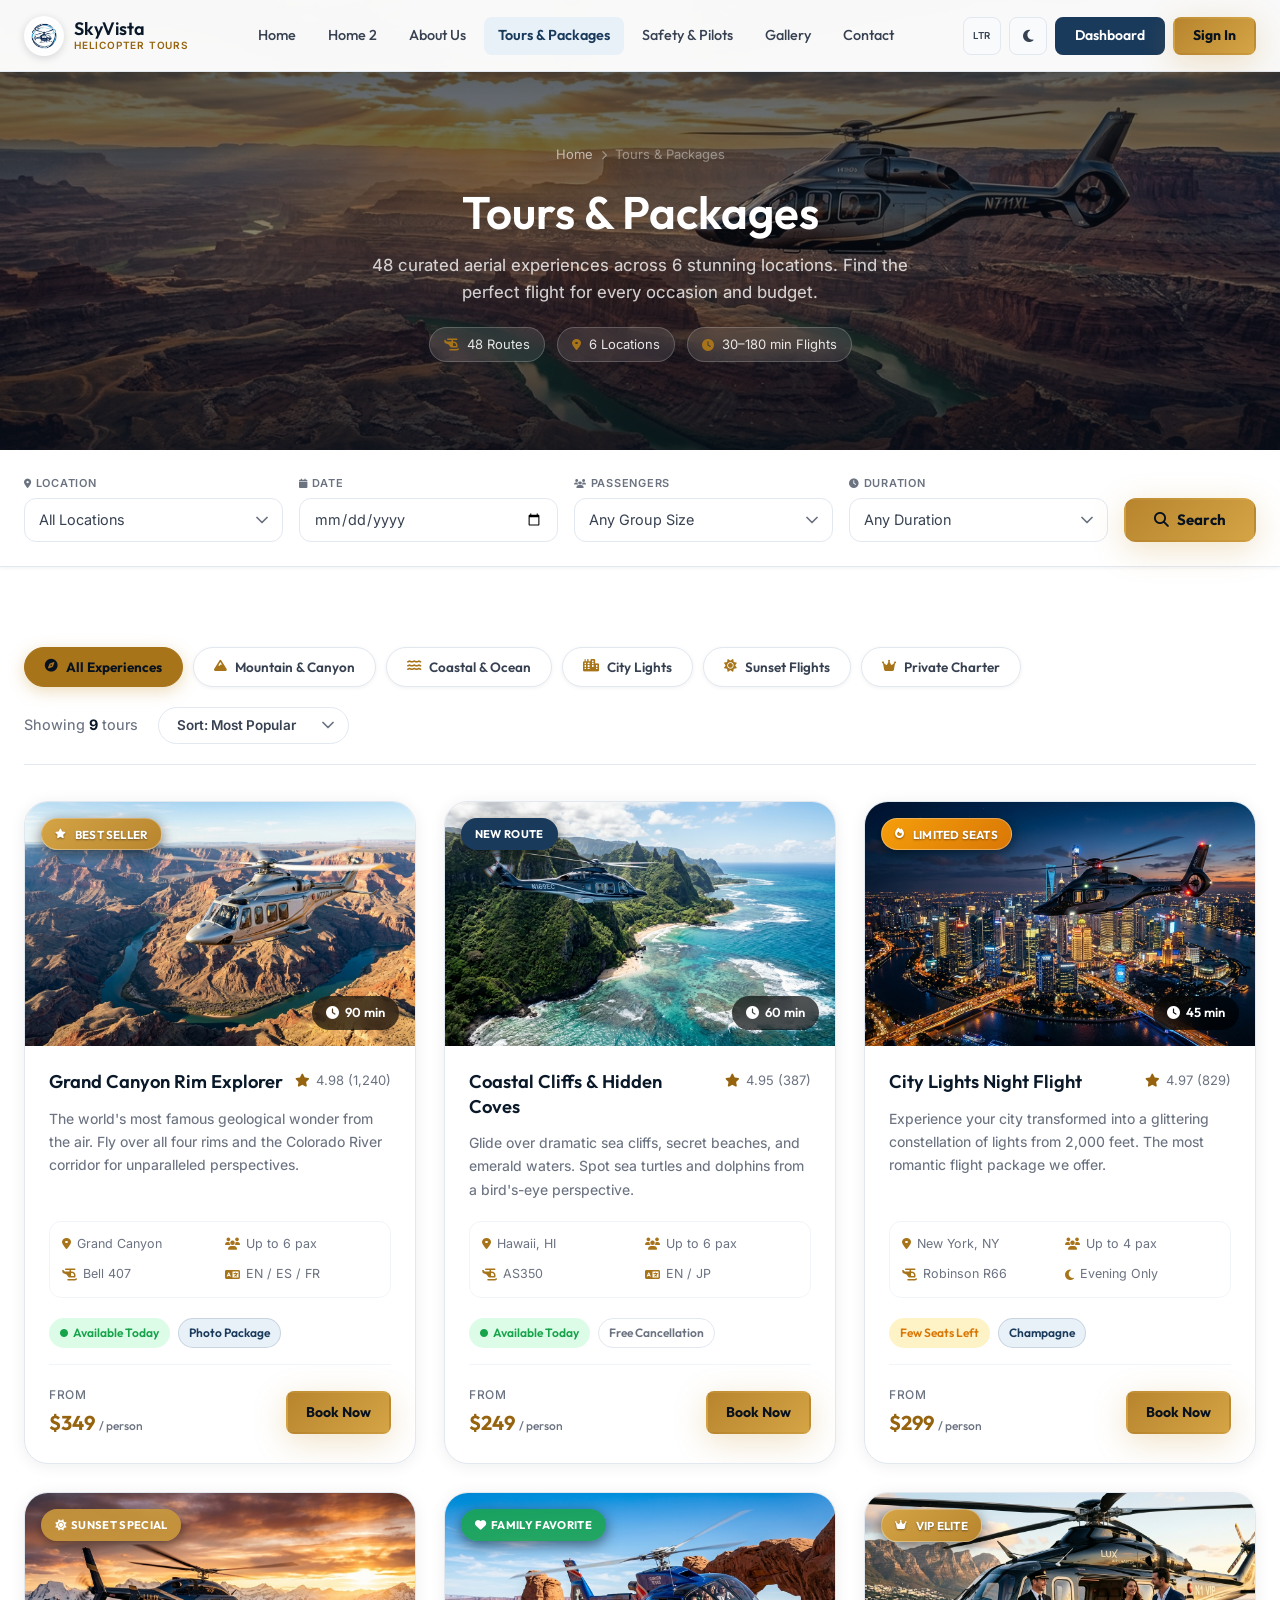
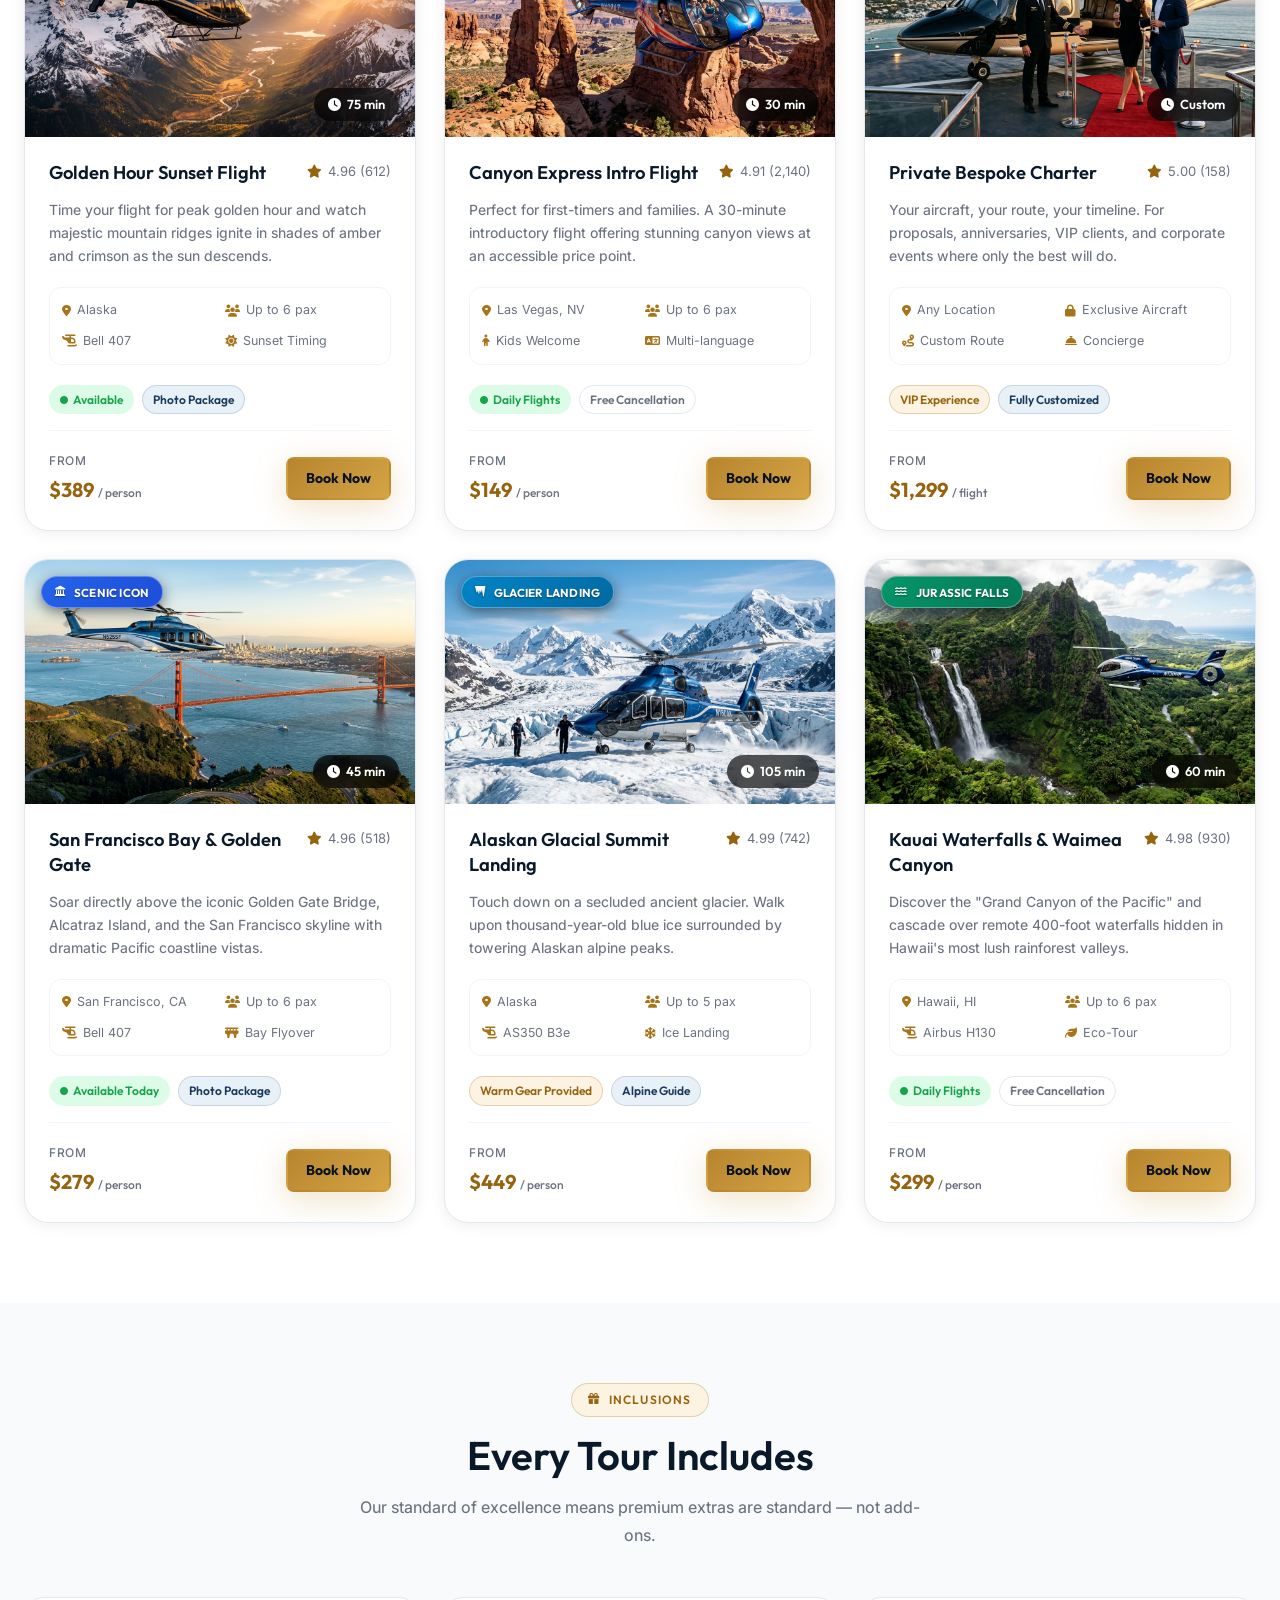
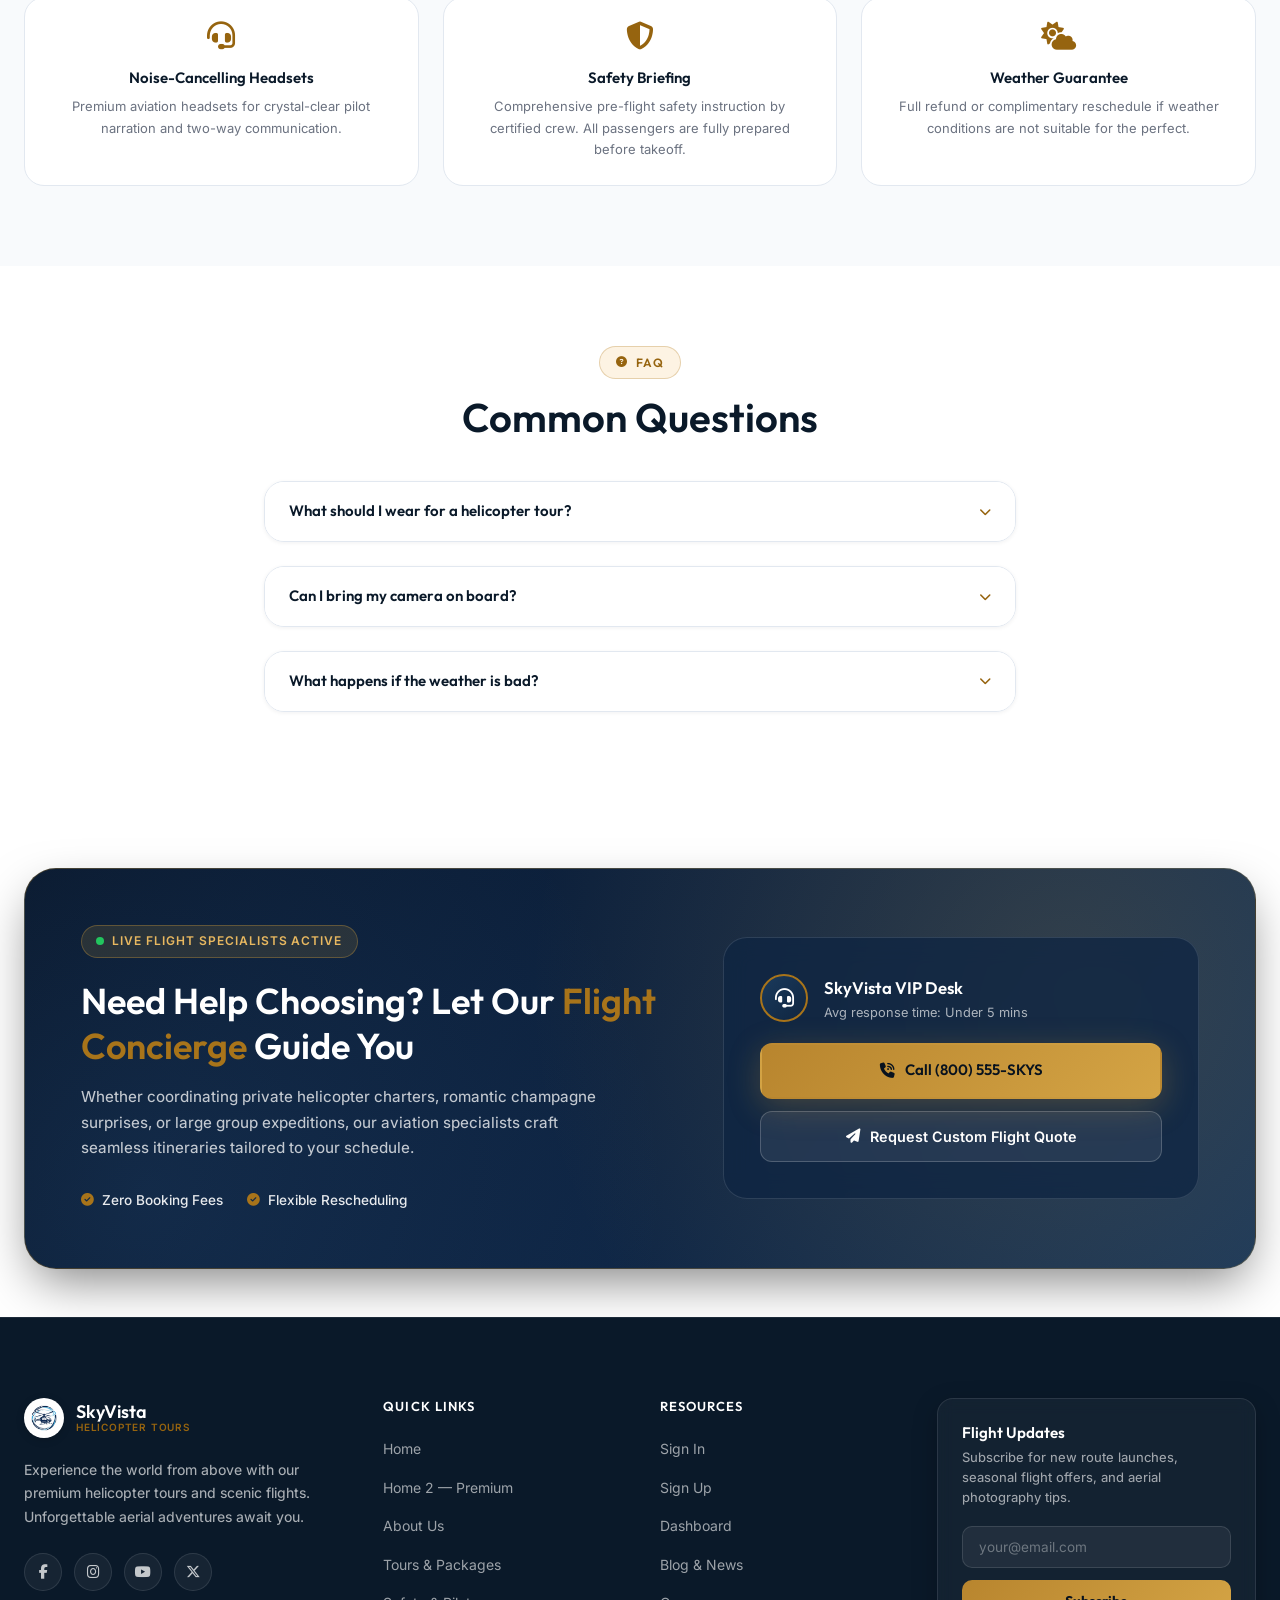
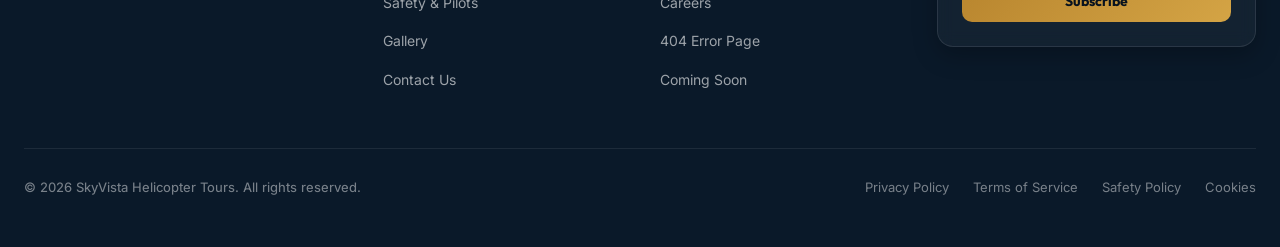
<file: tours.html>
<!DOCTYPE html>
<html lang="en" id="root-html">
<head>
    <meta charset="UTF-8">
    <meta name="viewport" content="width=device-width, initial-scale=1.0">
    <meta name="description" content="Explore SkyVista's complete range of helicopter tours and scenic flight packages. Grand Canyon, coastal cliffs, city lights, volcanic adventures, sunset flights and more.">
    <title>Tours & Packages | SkyVista Helicopter Tours</title>
    <link rel="icon" type="image/svg+xml" href="favicon.svg">
    <link rel="stylesheet" href="https://cdnjs.cloudflare.com/ajax/libs/font-awesome/6.5.1/css/all.min.css">
    <link rel="stylesheet" href="style.css">
    <style>
        /* ── TOURS PAGE STYLES ── */
        
        
        
        
        .breadcrumb {
            display: flex;
            align-items: center;
            justify-content: center;
            gap: 0.5rem;
            font-size: 0.8125rem;
            margin-bottom: 1.25rem;
            color: rgba(255,255,255,0.6);
        }
        .breadcrumb a { color: rgba(255,255,255,0.6); transition: var(--transition-fast); }
        .breadcrumb a:hover { color: var(--secondary); }
        .breadcrumb span { color: rgba(255,255,255,0.4); }
        
        
        

        /* Booking form section */
        .booking-bar {
            background: var(--bg-card);
            border-bottom: 1px solid var(--border-default);
            box-shadow: var(--shadow-sm);
            padding: 1.5rem 0;
            position: relative;
            z-index: 10;
        }
        .booking-bar-inner {
            display: flex;
            align-items: flex-end;
            gap: 1rem;
            flex-wrap: wrap;
        }
        .booking-bar-field {
            display: flex;
            flex-direction: column;
            gap: 0.35rem;
            flex: 1;
            min-width: 140px;
        }
        .booking-bar-field label {
            font-size: 0.6875rem;
            font-weight: 600;
            text-transform: uppercase;
            letter-spacing: 0.07em;
            color: var(--text-muted);
        }
        .booking-bar-field select, .booking-bar-field input {
            width: 100%;
            border: 1.5px solid var(--border-default);
            border-radius: var(--radius-md);
            padding: 0 0.875rem;
            height: 44px;
            font-size: 0.9rem;
            background-color: var(--bg-body);
            color: var(--text-body);
            font-family: var(--font-body);
            cursor: pointer;
            box-sizing: border-box;
            display: block;
            transition: var(--transition-fast);
        }
        .booking-bar-field select {
            appearance: none;
            -webkit-appearance: none;
            -moz-appearance: none;
            background-image: url("data:image/svg+xml,%3Csvg xmlns='http://www.w3.org/2000/svg' width='12' height='8' viewBox='0 0 12 8'%3E%3Cpath d='M1 1.5l5 5 5-5' stroke='%236B7280' stroke-width='1.75' fill='none' stroke-linecap='round' stroke-linejoin='round'/%3E%3C/svg%3E");
            background-repeat: no-repeat;
            background-position: right 0.875rem center;
            background-size: 12px 8px;
            padding-right: 2.25rem;
        }
        .booking-bar-field input[type="date"] {
            padding-right: 0.875rem;
        }
        .booking-bar-field select:focus, .booking-bar-field input:focus {
            border-color: var(--secondary);
            outline: none;
        }
        .dark .booking-bar-field select, .dark .booking-bar-field input {
            background-color: var(--bg-surface);
            color: var(--text-body);
            border-color: var(--border-default);
        }
        .dark .booking-bar-field select {
            background-image: url("data:image/svg+xml,%3Csvg xmlns='http://www.w3.org/2000/svg' width='12' height='8' viewBox='0 0 12 8'%3E%3Cpath d='M1 1.5l5 5 5-5' stroke='%2394A3B8' stroke-width='1.75' fill='none' stroke-linecap='round' stroke-linejoin='round'/%3E%3C/svg%3E");
            background-repeat: no-repeat;
            background-position: right 0.875rem center;
            background-size: 12px 8px;
        }
        .dark .booking-bar-field input[type="date"] {
            color-scheme: dark;
        }
        .dark .booking-bar-field input[type="date"]::-webkit-calendar-picker-indicator {
            filter: brightness(0) invert(1);
            opacity: 0.95;
            cursor: pointer;
        }
        [dir="rtl"] .booking-bar-field select {
            background-position: left 0.875rem center;
            padding-right: 0.875rem;
            padding-left: 2.25rem;
        }
        [dir="rtl"].dark .booking-bar-field select,
        .dark [dir="rtl"] .booking-bar-field select {
            background-position: left 0.875rem center;
        }
        #btn-search-tours {
            height: 44px;
            padding: 0 1.75rem;
            display: inline-flex;
            align-items: center;
            justify-content: center;
            gap: 0.5rem;
            border-radius: var(--radius-md);
            box-sizing: border-box;
            font-size: 0.9375rem;
            font-weight: 700;
            flex-shrink: 0;
        }

        /* Horizontal Category Filter Pills & Toolbar */
        .tour-filters-bar {
            display: flex;
            align-items: center;
            justify-content: space-between;
            flex-wrap: wrap;
            gap: 1.25rem;
            margin-bottom: 2.25rem;
            padding-bottom: 1.25rem;
            border-bottom: 1px solid var(--border-default);
            width: 100%;
            max-width: 100%;
        }
        .tour-cat-pills {
            display: flex;
            align-items: center;
            flex-wrap: wrap;
            gap: 0.625rem;
            max-width: 100%;
            min-width: 0;
        }
        .tour-cat-btn {
            display: inline-flex;
            align-items: center;
            white-space: nowrap;
            flex-shrink: 0;
            gap: 0.5rem;
            padding: 0.625rem 1.25rem;
            border-radius: var(--radius-full);
            font-family: var(--font-heading);
            font-size: 0.84375rem;
            font-weight: 600;
            color: var(--text-body);
            background: var(--bg-card);
            border: 1px solid var(--border-default);
            cursor: pointer;
            transition: all 0.25s cubic-bezier(0.16, 1, 0.3, 1);
            box-shadow: var(--shadow-sm);
        }
        .tour-cat-btn i {
            color: var(--secondary);
            font-size: 0.8rem;
            transition: color 0.2s ease;
        }
        .tour-cat-btn:hover {
            border-color: var(--secondary);
            color: var(--secondary);
            transform: translateY(-2px);
            box-shadow: 0 6px 16px rgba(0,0,0,0.25);
        }
        .tour-cat-btn.active {
            background: var(--secondary);
            color: #08121e;
            border-color: var(--secondary);
            box-shadow: 0 4px 16px rgba(201, 151, 58, 0.35);
            font-weight: 700;
        }
        .tour-cat-btn.active i {
            color: #08121e;
        }
        .tour-toolbar-right {
            display: flex;
            align-items: center;
            gap: 1.25rem;
        }
        .tour-sort-select {
            padding: 0.6rem 2.25rem 0.6rem 1.15rem;
            border: 1.5px solid var(--border-default);
            border-radius: var(--radius-full);
            font-size: 0.84375rem;
            font-weight: 600;
            background-color: var(--bg-card);
            color: var(--text-body);
            cursor: pointer;
            appearance: none;
            -webkit-appearance: none;
            -moz-appearance: none;
            background-image: url("data:image/svg+xml,%3Csvg xmlns='http://www.w3.org/2000/svg' width='12' height='8' viewBox='0 0 12 8'%3E%3Cpath d='M1 1.5l5 5 5-5' stroke='%236B7280' stroke-width='1.75' fill='none' stroke-linecap='round' stroke-linejoin='round'/%3E%3C/svg%3E");
            background-repeat: no-repeat;
            background-position: right 0.875rem center;
            background-size: 12px 8px;
            transition: var(--transition-fast);
        }
        .dark .tour-sort-select {
            background-color: var(--bg-card);
            background-image: url("data:image/svg+xml,%3Csvg xmlns='http://www.w3.org/2000/svg' width='12' height='8' viewBox='0 0 12 8'%3E%3Cpath d='M1 1.5l5 5 5-5' stroke='%2394A3B8' stroke-width='1.75' fill='none' stroke-linecap='round' stroke-linejoin='round'/%3E%3C/svg%3E");
            background-repeat: no-repeat;
            background-position: right 0.875rem center;
            background-size: 12px 8px;
        }
        [dir="rtl"] .tour-sort-select,
        [dir="rtl"].dark .tour-sort-select,
        .dark [dir="rtl"] .tour-sort-select {
            padding: 0.6rem 1.15rem 0.6rem 2.25rem;
            background-position: left 0.875rem center;
        }
        .tour-sort-select:focus {
            border-color: var(--secondary);
            outline: none;
        }

        /* Full-width 3-Column Tours Grid */
        .tours-grid {
            display: grid;
            grid-template-columns: repeat(3, 1fr);
            gap: 1.75rem;
        }

        /* Tour detail card (enhanced 3-column style) */
        .tour-detail-card {
            background: var(--bg-card);
            border: 1px solid var(--border-default);
            border-radius: var(--radius-2xl);
            overflow: hidden;
            display: flex;
            flex-direction: column;
            justify-content: space-between;
            transition: transform 0.35s cubic-bezier(0.16, 1, 0.3, 1), box-shadow 0.35s ease, border-color 0.35s ease;
            box-shadow: var(--shadow-card);
        }
        .tour-detail-card:hover {
            transform: translateY(-8px);
            box-shadow: 0 22px 48px -12px rgba(0, 0, 0, 0.75), 0 0 28px var(--secondary-glow);
            border-color: var(--secondary);
        }
        .tour-detail-img-wrap {
            position: relative;
            overflow: hidden;
            aspect-ratio: 16/10;
        }
        .tour-detail-img {
            width: 100%;
            height: 100%;
            object-fit: cover;
            transition: transform 0.6s cubic-bezier(0.16, 1, 0.3, 1);
        }
        .tour-detail-card:hover .tour-detail-img {
            transform: scale(1.08);
        }
        .tour-detail-badges {
            position: absolute;
            top: 1rem;
            left: 1rem;
            display: flex;
            gap: 0.5rem;
            flex-wrap: wrap;
            z-index: 3;
        }
        .tour-detail-badges .badge {
            font-size: 0.72rem;
            font-weight: 700;
            padding: 0.35rem 0.8rem;
            border-radius: var(--radius-full);
            box-shadow: 0 4px 14px rgba(0, 0, 0, 0.45);
            backdrop-filter: blur(8px);
            letter-spacing: 0.03em;
            text-transform: uppercase;
        }
        .tour-detail-badges .badge-gold {
            background: linear-gradient(135deg, #D4A445 0%, #B8852E 100%) !important;
            color: #ffffff !important;
            border: 1px solid rgba(255, 255, 255, 0.3) !important;
            text-shadow: 0 1px 2px rgba(0, 0, 0, 0.35);
        }
        .tour-detail-duration {
            position: absolute;
            bottom: 1rem;
            right: 1rem;
            display: flex;
            align-items: center;
            gap: 0.375rem;
            font-family: var(--font-heading);
            font-size: 0.8125rem;
            font-weight: 600;
            color: #fff;
            background: rgba(0,0,0,0.65);
            backdrop-filter: blur(8px);
            padding: 0.375rem 0.875rem;
            border-radius: var(--radius-full);
        }
        .tour-detail-body {
            padding: 1.5rem;
            display: flex;
            flex-direction: column;
            flex-grow: 1;
        }
        .tour-detail-header {
            display: flex;
            align-items: flex-start;
            justify-content: space-between;
            gap: 0.75rem;
            margin-bottom: 0.75rem;
        }
        .tour-detail-title {
            font-family: var(--font-heading);
            font-size: 1.15rem;
            font-weight: 600;
            color: var(--text-heading);
            line-height: 1.35;
            transition: color 0.3s ease;
        }
        .tour-detail-card:hover .tour-detail-title {
            color: var(--secondary-text);
        }
        .tour-detail-rating {
            display: flex;
            align-items: center;
            gap: 0.375rem;
            font-size: 0.8125rem;
            color: var(--text-muted);
            flex-shrink: 0;
        }
        .tour-detail-rating i { color: var(--secondary-text); }
        .tour-detail-desc {
            font-size: 0.875rem;
            color: var(--text-muted);
            line-height: 1.65;
            margin-bottom: 1.25rem;
            flex-grow: 1;
        }
        .tour-detail-specs {
            display: grid;
            grid-template-columns: 1fr 1fr;
            gap: 0.625rem;
            margin-bottom: 1.25rem;
            padding: 0.75rem;
            background: rgba(255,255,255,0.02);
            border: 1px solid var(--border-light);
            border-radius: var(--radius-md);
        }
        .tour-spec {
            display: flex;
            align-items: center;
            gap: 0.4rem;
            font-size: 0.78125rem;
            color: var(--text-muted);
        }
        .tour-spec i { color: var(--secondary); font-size: 0.75rem; }
        .tour-detail-footer {
            display: flex;
            align-items: center;
            justify-content: space-between;
            padding-top: 1.25rem;
            border-top: 1px solid var(--border-light);
            gap: 1rem;
            margin-top: auto;
        }

        /* What's included section */
        .includes-grid { display: grid; grid-template-columns: repeat(3, 1fr); gap: 1.5rem; }
        .include-card {
            background: var(--bg-card); border: 1px solid var(--border-default);
            border-radius: var(--radius-xl); padding: 1.5rem; text-align: center;
            transition: var(--transition-smooth);
        }
        .include-card:hover { border-color: var(--secondary); box-shadow: 0 8px 24px var(--secondary-glow); }
        .include-icon { font-size: 1.75rem; color: var(--secondary-text); margin-bottom: 1rem; display: block; }
        .include-title { font-family: var(--font-heading); font-size: 0.9375rem; font-weight: 600; color: var(--text-heading); margin-bottom: 0.375rem; }
        .include-desc { font-size: 0.8125rem; color: var(--text-muted); line-height: 1.65; }

        @media (max-width: 1024px) {
            .tours-layout { grid-template-columns: 1fr; }
            .filter-sidebar { position: static; }
            .tours-grid { grid-template-columns: repeat(2, 1fr); }
            .tours-grid .tour-detail-card:last-child:nth-child(odd) {
                grid-column: span 2;
                max-width: 500px;
                width: 100%;
                margin: 0 auto;
            }
            .includes-grid { grid-template-columns: 1fr 1fr; }
            .includes-grid .include-card:last-child:nth-child(odd) {
                grid-column: span 2;
                max-width: 500px;
                width: 100%;
                margin: 0 auto;
            }
        }
        @media (max-width: 768px) {
            .booking-bar { position: static; }
            .booking-bar-inner { flex-direction: column; align-items: stretch; }
            .booking-bar-field { width: 100%; min-width: 0; }
            #btn-search-tours { width: 100%; }
            .tour-filters-bar { flex-direction: column; align-items: stretch; gap: 1rem; }
            .tour-cat-pills {
                display: flex;
                flex-wrap: wrap;
                overflow-x: visible;
                gap: 0.5rem;
                width: 100%;
                padding-bottom: 0;
            }
            .tour-cat-btn { padding: 0.45rem 0.875rem; font-size: 0.8125rem; }
            .tour-toolbar-right { justify-content: space-between; width: 100%; }
            .tours-grid { grid-template-columns: 1fr; }
            .tours-grid .tour-detail-card:last-child:nth-child(odd) {
                grid-column: auto;
                max-width: 100%;
                margin: 0;
            }
            .includes-grid { grid-template-columns: 1fr; }
            .includes-grid .include-card:last-child:nth-child(odd) {
                grid-column: auto;
                max-width: 100%;
                margin: 0;
            }
        }
        @media (max-width: 480px) {
            .tour-cat-pills { gap: 0.375rem; }
            .tour-cat-btn { padding: 0.4rem 0.75rem; font-size: 0.75rem; gap: 0.35rem; }
        }
        /* ════════════════════════════════════════════
           TOURS PAGE CTA: VIP CONCIERGE & CUSTOM ADVISOR
        ════════════════════════════════════════════ */
        .tours-concierge-cta {
            position: relative;
            border-radius: var(--radius-3xl);
            overflow: hidden;
            padding: 3.5rem 3.5rem;
            background: linear-gradient(120deg, #09172B 0%, #0E2442 50%, #16365C 100%);
            border: 1px solid rgba(201, 151, 58, 0.3);
            box-shadow: 0 20px 50px -10px rgba(0, 0, 0, 0.5);
            display: grid;
            grid-template-columns: 1.25fr 1fr;
            align-items: center;
            gap: 3rem;
            margin-top: 1rem;
        }
        .tours-concierge-cta::before {
            content: '';
            position: absolute;
            inset: 0;
            background: radial-gradient(circle at 85% 30%, rgba(201, 151, 58, 0.18), transparent 50%),
                        radial-gradient(circle at 10% 80%, rgba(74, 144, 217, 0.12), transparent 45%);
            pointer-events: none;
        }
        .tours-cta-badge {
            display: inline-flex;
            align-items: center;
            gap: 0.5rem;
            background: rgba(201, 151, 58, 0.15);
            border: 1px solid rgba(201, 151, 58, 0.35);
            color: #E8B860;
            padding: 0.35rem 0.9rem;
            border-radius: var(--radius-full);
            font-size: 0.75rem;
            font-weight: 600;
            text-transform: uppercase;
            letter-spacing: 0.08em;
            margin-bottom: 1.25rem;
        }
        .tours-cta-pulse {
            width: 8px;
            height: 8px;
            border-radius: 50%;
            background: #22C55E;
            box-shadow: 0 0 0 0 rgba(34, 197, 94, 0.7);
            animation: pulse-green 2s infinite;
        }
        @keyframes pulse-green {
            0% { box-shadow: 0 0 0 0 rgba(34, 197, 94, 0.7); }
            70% { box-shadow: 0 0 0 8px rgba(34, 197, 94, 0); }
            100% { box-shadow: 0 0 0 0 rgba(34, 197, 94, 0); }
        }
        .tours-cta-title {
            font-family: var(--font-heading);
            font-size: clamp(1.65rem, 3vw, 2.25rem);
            font-weight: 700;
            color: #ffffff;
            line-height: 1.25;
            margin-bottom: 1rem;
        }
        .tours-cta-title span {
            color: var(--secondary);
        }
        .tours-cta-desc {
            color: rgba(255, 255, 255, 0.75);
            font-size: 0.95rem;
            line-height: 1.7;
            margin-bottom: 1.75rem;
            max-width: 520px;
        }
        .tours-cta-features {
            display: flex;
            flex-wrap: wrap;
            gap: 1rem 1.5rem;
        }
        .tours-cta-feat {
            display: flex;
            align-items: center;
            gap: 0.5rem;
            color: rgba(255, 255, 255, 0.9);
            font-size: 0.85rem;
            font-weight: 500;
        }
        .tours-cta-feat i {
            color: var(--secondary);
            font-size: 0.8rem;
        }
        .tours-cta-box {
            position: relative;
            z-index: 2;
            background: rgba(14, 36, 66, 0.75);
            border: 1px solid rgba(255, 255, 255, 0.12);
            border-radius: var(--radius-2xl);
            padding: 2.25rem;
            backdrop-filter: blur(12px);
            display: flex;
            flex-direction: column;
            gap: 1.25rem;
        }
        .tours-cta-box-header {
            display: flex;
            align-items: center;
            gap: 1rem;
        }
        .tours-cta-avatar {
            width: 48px;
            height: 48px;
            border-radius: 50%;
            background: var(--primary-gradient);
            border: 2px solid var(--secondary);
            display: flex;
            align-items: center;
            justify-content: center;
            color: #fff;
            font-size: 1.2rem;
            flex-shrink: 0;
        }
        .tours-cta-box-title {
            font-family: var(--font-heading);
            font-size: 1.05rem;
            font-weight: 600;
            color: #ffffff;
        }
        .tours-cta-box-sub {
            font-size: 0.8rem;
            color: rgba(255, 255, 255, 0.65);
        }
        .tours-cta-btns {
            display: flex;
            flex-direction: column;
            gap: 0.75rem;
        }
        .tours-cta-btn-call {
            display: flex;
            align-items: center;
            justify-content: center;
            gap: 0.6rem;
            width: 100%;
            font-weight: 600;
            padding: 0.85rem 1.5rem;
        }
        .tours-cta-btn-custom {
            display: flex;
            align-items: center;
            justify-content: center;
            gap: 0.6rem;
            width: 100%;
            background: rgba(255, 255, 255, 0.08);
            border: 1px solid rgba(255, 255, 255, 0.2);
            color: #ffffff !important;
            border-radius: var(--radius-md);
            padding: 0.8rem 1.25rem;
            font-size: 0.9rem;
            font-weight: 600;
            transition: var(--transition-fast);
        }
        .tours-cta-btn-custom:hover {
            background: rgba(255, 255, 255, 0.16);
            border-color: rgba(255, 255, 255, 0.4);
            color: #ffffff !important;
        }
        @media (max-width: 991px) {
            .tours-concierge-cta {
                grid-template-columns: 1fr;
                gap: 2rem;
                padding: 2.5rem 1.75rem;
            }
        }
    </style>
</head>
<body>

<div id="main-nav"></div>

<!-- PAGE HERO -->
<section class="page-hero">
    <img src="assets/images/hero-tours-banner.jpg" alt="Helicopter tours over canyon panorama" class="page-hero-bg">
    <div class="page-hero-overlay"></div>
    <div class="page-hero-content container">
        <div class="breadcrumb animate-on-scroll">
            <a href="index.html">Home</a>
            <span><i class="fas fa-chevron-right" style="font-size:0.6rem;"></i></span>
            <span>Tours & Packages</span>
        </div>
        <h1 class="page-hero-title animate-on-scroll delay-1">Tours & Packages</h1>
        <p class="page-hero-sub animate-on-scroll delay-2">48 curated aerial experiences across 6 stunning locations. Find the perfect flight for every occasion and budget.</p>
        <div class="page-hero-badges animate-on-scroll delay-3">
            <span class="hero-chip"><i class="fas fa-helicopter"></i> 48 Routes</span>
            <span class="hero-chip"><i class="fas fa-map-marker-alt"></i> 6 Locations</span>
            <span class="hero-chip"><i class="fas fa-clock"></i> 30–180 min Flights</span>
        </div>
    </div>
</section>

<!-- BOOKING BAR -->
<div class="booking-bar">
    <div class="container">
        <div class="booking-bar-inner">
            <div class="booking-bar-field">
                <label for="filter-location"><i class="fas fa-map-marker-alt" style="font-size:0.6rem;"></i> Location</label>
                <select id="filter-location" onchange="applyAllFilters()">
                    <option value="">All Locations</option>
                    <option value="Grand Canyon, AZ">Grand Canyon, AZ</option>
                    <option value="Hawaii, HI">Hawaii, HI</option>
                    <option value="New York, NY">New York, NY</option>
                    <option value="Las Vegas, NV">Las Vegas, NV</option>
                    <option value="Alaska">Alaska</option>
                    <option value="San Francisco, CA">San Francisco, CA</option>
                </select>
            </div>
            <div class="booking-bar-field">
                <label for="filter-date"><i class="fas fa-calendar" style="font-size:0.6rem;"></i> Date</label>
                <input type="date" id="filter-date" onchange="applyAllFilters()">
            </div>
            <div class="booking-bar-field">
                <label for="filter-passengers"><i class="fas fa-users" style="font-size:0.6rem;"></i> Passengers</label>
                <select id="filter-passengers" onchange="applyAllFilters()">
                    <option value="">Any Group Size</option>
                    <option value="1">1 Person</option>
                    <option value="2">2 Persons</option>
                    <option value="3-4">3–4 Persons</option>
                    <option value="5-6">5–6 Persons</option>
                </select>
            </div>
            <div class="booking-bar-field">
                <label for="filter-duration"><i class="fas fa-clock" style="font-size:0.6rem;"></i> Duration</label>
                <select id="filter-duration" onchange="applyAllFilters()">
                    <option value="">Any Duration</option>
                    <option value="under-45">Under 45 min</option>
                    <option value="45-90">45–90 min</option>
                    <option value="90-120">90–120 min</option>
                    <option value="over-120">Over 2 hours</option>
                </select>
            </div>
            <button class="btn btn-primary" id="btn-search-tours" onclick="applyAllFilters(true)">
                <i class="fas fa-search"></i> Search
            </button>
        </div>
    </div>
</div>

<!-- MAIN TOURS SECTION -->
<section class="section">
    <div class="container">
        <!-- Horizontal Category Filter Pills & Toolbar -->
        <div class="tour-filters-bar animate-on-scroll">
            <div class="tour-cat-pills">
                <button class="tour-cat-btn active" onclick="filterTourCategory('all', this)">
                    <i class="fas fa-compass"></i> All Experiences
                </button>
                <button class="tour-cat-btn" onclick="filterTourCategory('mountain', this)">
                    <i class="fas fa-mountain"></i> Mountain & Canyon
                </button>
                <button class="tour-cat-btn" onclick="filterTourCategory('coastal', this)">
                    <i class="fas fa-water"></i> Coastal & Ocean
                </button>
                <button class="tour-cat-btn" onclick="filterTourCategory('city', this)">
                    <i class="fas fa-city"></i> City Lights
                </button>
                <button class="tour-cat-btn" onclick="filterTourCategory('sunset', this)">
                    <i class="fas fa-sun"></i> Sunset Flights
                </button>
                <button class="tour-cat-btn" onclick="filterTourCategory('private', this)">
                    <i class="fas fa-crown"></i> Private Charter
                </button>
            </div>
            <div class="tour-toolbar-right">
                <p style="font-size:0.9rem;color:var(--text-muted);margin:0;">Showing <strong id="tour-count" style="color:var(--text-heading);">9</strong> tours</p>
                <select class="tour-sort-select" onchange="sortTours(this.value)">
                    <option value="popular">Sort: Most Popular</option>
                    <option value="price-asc">Sort: Price Low–High</option>
                    <option value="price-desc">Sort: Price High–Low</option>
                    <option value="rating">Sort: Highest Rated</option>
                </select>
            </div>
        </div>

        <!-- Full-Width 3-Column Tours Grid -->
        <div class="tours-grid" id="tours-grid-container">
            <!-- Tour 1 -->
            <div class="tour-detail-card animate-on-scroll delay-1 filterable-card" data-category="mountain" data-location="Grand Canyon, AZ" data-duration="90" data-pax="6" data-price="349" data-rating="4.98" data-popular="1">
                <div class="tour-detail-img-wrap">
                    <img src="assets/images/tour-pkg-canyon.jpg" alt="Grand Canyon Rim Explorer" class="tour-detail-img">
                    <div class="tour-detail-badges">
                        <span class="badge" style="background:linear-gradient(135deg,#D4A445 0%,#B8852E 100%);color:#ffffff;font-weight:700;font-size:0.72rem;padding:0.35rem 0.8rem;border-radius:9999px;box-shadow:0 4px 14px rgba(0,0,0,0.5);letter-spacing:0.02em;text-shadow:0 1px 2px rgba(0,0,0,0.4);border:1px solid rgba(255,255,255,0.3);"><i class="fas fa-star" style="font-size:0.6rem;margin-right:0.25rem;"></i> Best Seller</span>
                    </div>
                    <span class="tour-detail-duration"><i class="fas fa-clock"></i> 90 min</span>
                </div>
                <div class="tour-detail-body">
                    <div class="tour-detail-header">
                        <h3 class="tour-detail-title">Grand Canyon Rim Explorer</h3>
                        <div class="tour-detail-rating"><i class="fas fa-star"></i> 4.98 (1,240)</div>
                    </div>
                    <p class="tour-detail-desc">The world's most famous geological wonder from the air. Fly over all four rims and the Colorado River corridor for unparalleled perspectives.</p>
                    <div class="tour-detail-specs">
                        <div class="tour-spec"><i class="fas fa-map-marker-alt"></i> Grand Canyon</div>
                        <div class="tour-spec"><i class="fas fa-users"></i> Up to 6 pax</div>
                        <div class="tour-spec"><i class="fas fa-helicopter"></i> Bell 407</div>
                        <div class="tour-spec"><i class="fas fa-language"></i> EN / ES / FR</div>
                    </div>
                    <div style="display:flex;flex-wrap:wrap;gap:0.5rem;margin-bottom:1rem;">
                        <span class="badge badge-success"><i class="fas fa-circle" style="font-size:0.5rem;"></i> Available Today</span>
                        <span class="badge badge-primary">Photo Package</span>
                    </div>
                    <div class="tour-detail-footer">
                        <div class="tour-price">
                            <span class="tour-price-from">From</span>
                            <span class="tour-price-value">$349 <span class="tour-price-per">/ person</span></span>
                        </div>
                        <a href="contact.html" class="btn btn-primary btn-sm">Book Now</a>
                    </div>
                </div>
            </div>

            <!-- Tour 2 -->
            <div class="tour-detail-card animate-on-scroll delay-2 filterable-card" data-category="coastal" data-location="Hawaii, HI" data-duration="60" data-pax="6" data-price="249" data-rating="4.95" data-popular="2">
                <div class="tour-detail-img-wrap">
                    <img src="assets/images/tour-pkg-coastal.jpg" alt="Coastal Cliffs & Coves" class="tour-detail-img">
                    <div class="tour-detail-badges">
                        <span class="badge" style="background:var(--primary);color:#fff;font-size:0.7rem;">New Route</span>
                    </div>
                    <span class="tour-detail-duration"><i class="fas fa-clock"></i> 60 min</span>
                </div>
                <div class="tour-detail-body">
                    <div class="tour-detail-header">
                        <h3 class="tour-detail-title">Coastal Cliffs & Hidden Coves</h3>
                        <div class="tour-detail-rating"><i class="fas fa-star"></i> 4.95 (387)</div>
                    </div>
                    <p class="tour-detail-desc">Glide over dramatic sea cliffs, secret beaches, and emerald waters. Spot sea turtles and dolphins from a bird's-eye perspective.</p>
                    <div class="tour-detail-specs">
                        <div class="tour-spec"><i class="fas fa-map-marker-alt"></i> Hawaii, HI</div>
                        <div class="tour-spec"><i class="fas fa-users"></i> Up to 6 pax</div>
                        <div class="tour-spec"><i class="fas fa-helicopter"></i> AS350</div>
                        <div class="tour-spec"><i class="fas fa-language"></i> EN / JP</div>
                    </div>
                    <div style="display:flex;flex-wrap:wrap;gap:0.5rem;margin-bottom:1rem;">
                        <span class="badge badge-success"><i class="fas fa-circle" style="font-size:0.5rem;"></i> Available Today</span>
                        <span class="badge badge-outline">Free Cancellation</span>
                    </div>
                    <div class="tour-detail-footer">
                        <div class="tour-price">
                            <span class="tour-price-from">From</span>
                            <span class="tour-price-value">$249 <span class="tour-price-per">/ person</span></span>
                        </div>
                        <a href="contact.html" class="btn btn-primary btn-sm">Book Now</a>
                    </div>
                </div>
            </div>

            <!-- Tour 3 -->
            <div class="tour-detail-card animate-on-scroll delay-3 filterable-card" data-category="city" data-location="New York, NY" data-duration="45" data-pax="4" data-price="299" data-rating="4.97" data-popular="3">
                <div class="tour-detail-img-wrap">
                    <img src="assets/images/tour-pkg-citynight.jpg" alt="City Lights Night Flight" class="tour-detail-img">
                    <div class="tour-detail-badges">
                        <span class="badge" style="background:linear-gradient(135deg,#F59E0B 0%,#D97706 100%);color:#ffffff;font-weight:700;font-size:0.72rem;padding:0.35rem 0.8rem;border-radius:9999px;box-shadow:0 4px 14px rgba(0,0,0,0.5);letter-spacing:0.02em;text-shadow:0 1px 2px rgba(0,0,0,0.4);border:1px solid rgba(255,255,255,0.3);"><i class="fas fa-fire" style="font-size:0.65rem;margin-right:0.25rem;"></i> Limited Seats</span>
                    </div>
                    <span class="tour-detail-duration"><i class="fas fa-clock"></i> 45 min</span>
                </div>
                <div class="tour-detail-body">
                    <div class="tour-detail-header">
                        <h3 class="tour-detail-title">City Lights Night Flight</h3>
                        <div class="tour-detail-rating"><i class="fas fa-star"></i> 4.97 (829)</div>
                    </div>
                    <p class="tour-detail-desc">Experience your city transformed into a glittering constellation of lights from 2,000 feet. The most romantic flight package we offer.</p>
                    <div class="tour-detail-specs">
                        <div class="tour-spec"><i class="fas fa-map-marker-alt"></i> New York, NY</div>
                        <div class="tour-spec"><i class="fas fa-users"></i> Up to 4 pax</div>
                        <div class="tour-spec"><i class="fas fa-helicopter"></i> Robinson R66</div>
                        <div class="tour-spec"><i class="fas fa-moon"></i> Evening Only</div>
                    </div>
                    <div style="display:flex;flex-wrap:wrap;gap:0.5rem;margin-bottom:1rem;">
                        <span class="badge badge-warning">Few Seats Left</span>
                        <span class="badge badge-primary">Champagne</span>
                    </div>
                    <div class="tour-detail-footer">
                        <div class="tour-price">
                            <span class="tour-price-from">From</span>
                            <span class="tour-price-value">$299 <span class="tour-price-per">/ person</span></span>
                        </div>
                        <a href="contact.html" class="btn btn-primary btn-sm">Book Now</a>
                    </div>
                </div>
            </div>

            <!-- Tour 4 -->
            <div class="tour-detail-card animate-on-scroll delay-1 filterable-card" data-category="sunset" data-location="Alaska" data-duration="75" data-pax="6" data-price="389" data-rating="4.96" data-popular="4">
                <div class="tour-detail-img-wrap">
                    <img src="assets/images/tour-pkg-sunset.jpg" alt="Golden Hour Sunset Flight" class="tour-detail-img">
                    <div class="tour-detail-badges">
                        <span class="badge" style="background:rgba(201,151,58,0.9);color:#fff;font-size:0.7rem;"><i class="fas fa-sun"></i> Sunset Special</span>
                    </div>
                    <span class="tour-detail-duration"><i class="fas fa-clock"></i> 75 min</span>
                </div>
                <div class="tour-detail-body">
                    <div class="tour-detail-header">
                        <h3 class="tour-detail-title">Golden Hour Sunset Flight</h3>
                        <div class="tour-detail-rating"><i class="fas fa-star"></i> 4.96 (612)</div>
                    </div>
                    <p class="tour-detail-desc">Time your flight for peak golden hour and watch majestic mountain ridges ignite in shades of amber and crimson as the sun descends.</p>
                    <div class="tour-detail-specs">
                        <div class="tour-spec"><i class="fas fa-map-marker-alt"></i> Alaska</div>
                        <div class="tour-spec"><i class="fas fa-users"></i> Up to 6 pax</div>
                        <div class="tour-spec"><i class="fas fa-helicopter"></i> Bell 407</div>
                        <div class="tour-spec"><i class="fas fa-sun"></i> Sunset Timing</div>
                    </div>
                    <div style="display:flex;flex-wrap:wrap;gap:0.5rem;margin-bottom:1rem;">
                        <span class="badge badge-success"><i class="fas fa-circle" style="font-size:0.5rem;"></i> Available</span>
                        <span class="badge badge-primary">Photo Package</span>
                    </div>
                    <div class="tour-detail-footer">
                        <div class="tour-price">
                            <span class="tour-price-from">From</span>
                            <span class="tour-price-value">$389 <span class="tour-price-per">/ person</span></span>
                        </div>
                        <a href="contact.html" class="btn btn-primary btn-sm">Book Now</a>
                    </div>
                </div>
            </div>

            <!-- Tour 5 -->
            <div class="tour-detail-card animate-on-scroll delay-2 filterable-card" data-category="mountain" data-location="Las Vegas, NV" data-duration="30" data-pax="6" data-price="149" data-rating="4.91" data-popular="5">
                <div class="tour-detail-img-wrap">
                    <img src="assets/images/tour-pkg-express.jpg" alt="Canyon Express Intro Flight" class="tour-detail-img">
                    <div class="tour-detail-badges">
                        <span class="badge" style="background:rgba(22,163,74,0.85);color:#fff;font-size:0.7rem;backdrop-filter:blur(8px);"><i class="fas fa-heart"></i> Family Favorite</span>
                    </div>
                    <span class="tour-detail-duration"><i class="fas fa-clock"></i> 30 min</span>
                </div>
                <div class="tour-detail-body">
                    <div class="tour-detail-header">
                        <h3 class="tour-detail-title">Canyon Express Intro Flight</h3>
                        <div class="tour-detail-rating"><i class="fas fa-star"></i> 4.91 (2,140)</div>
                    </div>
                    <p class="tour-detail-desc">Perfect for first-timers and families. A 30-minute introductory flight offering stunning canyon views at an accessible price point.</p>
                    <div class="tour-detail-specs">
                        <div class="tour-spec"><i class="fas fa-map-marker-alt"></i> Las Vegas, NV</div>
                        <div class="tour-spec"><i class="fas fa-users"></i> Up to 6 pax</div>
                        <div class="tour-spec"><i class="fas fa-child"></i> Kids Welcome</div>
                        <div class="tour-spec"><i class="fas fa-language"></i> Multi-language</div>
                    </div>
                    <div style="display:flex;flex-wrap:wrap;gap:0.5rem;margin-bottom:1rem;">
                        <span class="badge badge-success"><i class="fas fa-circle" style="font-size:0.5rem;"></i> Daily Flights</span>
                        <span class="badge badge-outline">Free Cancellation</span>
                    </div>
                    <div class="tour-detail-footer">
                        <div class="tour-price">
                            <span class="tour-price-from">From</span>
                            <span class="tour-price-value">$149 <span class="tour-price-per">/ person</span></span>
                        </div>
                        <a href="contact.html" class="btn btn-primary btn-sm">Book Now</a>
                    </div>
                </div>
            </div>

            <!-- Tour 6: Private Charter -->
            <div class="tour-detail-card animate-on-scroll delay-3 filterable-card" data-category="private" data-location="All Locations" data-duration="180" data-pax="12" data-price="1299" data-rating="5.00" data-popular="6">
                <div class="tour-detail-img-wrap">
                    <img src="assets/images/tour-pkg-charter.jpg" alt="Private Bespoke Charter" class="tour-detail-img">
                    <div class="tour-detail-badges">
                        <span class="badge" style="background:linear-gradient(135deg,#D4A445 0%,#B8852E 100%);color:#ffffff;font-weight:700;font-size:0.72rem;padding:0.35rem 0.8rem;border-radius:9999px;box-shadow:0 4px 14px rgba(0,0,0,0.5);letter-spacing:0.02em;text-shadow:0 1px 2px rgba(0,0,0,0.4);border:1px solid rgba(255,255,255,0.3);"><i class="fas fa-crown" style="font-size:0.65rem;margin-right:0.25rem;"></i> VIP Elite</span>
                    </div>
                    <span class="tour-detail-duration"><i class="fas fa-clock"></i> Custom</span>
                </div>
                <div class="tour-detail-body">
                    <div class="tour-detail-header">
                        <h3 class="tour-detail-title">Private Bespoke Charter</h3>
                        <div class="tour-detail-rating"><i class="fas fa-star"></i> 5.00 (158)</div>
                    </div>
                    <p class="tour-detail-desc">Your aircraft, your route, your timeline. For proposals, anniversaries, VIP clients, and corporate events where only the best will do.</p>
                    <div class="tour-detail-specs">
                        <div class="tour-spec"><i class="fas fa-map-marker-alt"></i> Any Location</div>
                        <div class="tour-spec"><i class="fas fa-lock"></i> Exclusive Aircraft</div>
                        <div class="tour-spec"><i class="fas fa-route"></i> Custom Route</div>
                        <div class="tour-spec"><i class="fas fa-concierge-bell"></i> Concierge</div>
                    </div>
                    <div style="display:flex;flex-wrap:wrap;gap:0.5rem;margin-bottom:1rem;">
                        <span class="badge badge-gold">VIP Experience</span>
                        <span class="badge badge-primary">Fully Customized</span>
                    </div>
                    <div class="tour-detail-footer">
                        <div class="tour-price">
                            <span class="tour-price-from">From</span>
                            <span class="tour-price-value">$1,299 <span class="tour-price-per">/ flight</span></span>
                        </div>
                        <a href="contact.html" class="btn btn-primary btn-sm">Book Now</a>
                    </div>
                </div>
            </div>

            <!-- Tour 7: San Francisco Bay & Golden Gate -->
            <div class="tour-detail-card animate-on-scroll delay-1 filterable-card" data-category="city" data-location="San Francisco, CA" data-duration="45" data-pax="6" data-price="279" data-rating="4.96" data-popular="7">
                <div class="tour-detail-img-wrap">
                    <img src="assets/images/tour-pkg-sf.jpg" alt="San Francisco Bay & Golden Gate" class="tour-detail-img">
                    <div class="tour-detail-badges">
                        <span class="badge" style="background:linear-gradient(135deg,#2563EB 0%,#1D4ED8 100%);color:#ffffff;font-weight:700;font-size:0.72rem;padding:0.35rem 0.8rem;border-radius:9999px;box-shadow:0 4px 14px rgba(0,0,0,0.5);letter-spacing:0.02em;text-shadow:0 1px 2px rgba(0,0,0,0.4);border:1px solid rgba(255,255,255,0.3);"><i class="fas fa-landmark" style="font-size:0.65rem;margin-right:0.25rem;"></i> Scenic Icon</span>
                    </div>
                    <span class="tour-detail-duration"><i class="fas fa-clock"></i> 45 min</span>
                </div>
                <div class="tour-detail-body">
                    <div class="tour-detail-header">
                        <h3 class="tour-detail-title">San Francisco Bay & Golden Gate</h3>
                        <div class="tour-detail-rating"><i class="fas fa-star"></i> 4.96 (518)</div>
                    </div>
                    <p class="tour-detail-desc">Soar directly above the iconic Golden Gate Bridge, Alcatraz Island, and the San Francisco skyline with dramatic Pacific coastline vistas.</p>
                    <div class="tour-detail-specs">
                        <div class="tour-spec"><i class="fas fa-map-marker-alt"></i> San Francisco, CA</div>
                        <div class="tour-spec"><i class="fas fa-users"></i> Up to 6 pax</div>
                        <div class="tour-spec"><i class="fas fa-helicopter"></i> Bell 407</div>
                        <div class="tour-spec"><i class="fas fa-bridge"></i> Bay Flyover</div>
                    </div>
                    <div style="display:flex;flex-wrap:wrap;gap:0.5rem;margin-bottom:1rem;">
                        <span class="badge badge-success"><i class="fas fa-circle" style="font-size:0.5rem;"></i> Available Today</span>
                        <span class="badge badge-primary">Photo Package</span>
                    </div>
                    <div class="tour-detail-footer">
                        <div class="tour-price">
                            <span class="tour-price-from">From</span>
                            <span class="tour-price-value">$279 <span class="tour-price-per">/ person</span></span>
                        </div>
                        <a href="contact.html" class="btn btn-primary btn-sm">Book Now</a>
                    </div>
                </div>
            </div>

            <!-- Tour 8: Alaskan Glacial Summit Landing -->
            <div class="tour-detail-card animate-on-scroll delay-2 filterable-card" data-category="mountain" data-location="Alaska" data-duration="105" data-pax="5" data-price="449" data-rating="4.99" data-popular="8">
                <div class="tour-detail-img-wrap">
                    <img src="assets/images/tour-pkg-glacier.jpg" alt="Alaskan Glacial Summit Landing" class="tour-detail-img">
                    <div class="tour-detail-badges">
                        <span class="badge" style="background:linear-gradient(135deg,#0284C7 0%,#0369A1 100%);color:#ffffff;font-weight:700;font-size:0.72rem;padding:0.35rem 0.8rem;border-radius:9999px;box-shadow:0 4px 14px rgba(0,0,0,0.5);letter-spacing:0.02em;text-shadow:0 1px 2px rgba(0,0,0,0.4);border:1px solid rgba(255,255,255,0.3);"><i class="fas fa-icicles" style="font-size:0.65rem;margin-right:0.25rem;"></i> Glacier Landing</span>
                    </div>
                    <span class="tour-detail-duration"><i class="fas fa-clock"></i> 105 min</span>
                </div>
                <div class="tour-detail-body">
                    <div class="tour-detail-header">
                        <h3 class="tour-detail-title">Alaskan Glacial Summit Landing</h3>
                        <div class="tour-detail-rating"><i class="fas fa-star"></i> 4.99 (742)</div>
                    </div>
                    <p class="tour-detail-desc">Touch down on a secluded ancient glacier. Walk upon thousand-year-old blue ice surrounded by towering Alaskan alpine peaks.</p>
                    <div class="tour-detail-specs">
                        <div class="tour-spec"><i class="fas fa-map-marker-alt"></i> Alaska</div>
                        <div class="tour-spec"><i class="fas fa-users"></i> Up to 5 pax</div>
                        <div class="tour-spec"><i class="fas fa-helicopter"></i> AS350 B3e</div>
                        <div class="tour-spec"><i class="fas fa-snowflake"></i> Ice Landing</div>
                    </div>
                    <div style="display:flex;flex-wrap:wrap;gap:0.5rem;margin-bottom:1rem;">
                        <span class="badge badge-gold">Warm Gear Provided</span>
                        <span class="badge badge-primary">Alpine Guide</span>
                    </div>
                    <div class="tour-detail-footer">
                        <div class="tour-price">
                            <span class="tour-price-from">From</span>
                            <span class="tour-price-value">$449 <span class="tour-price-per">/ person</span></span>
                        </div>
                        <a href="contact.html" class="btn btn-primary btn-sm">Book Now</a>
                    </div>
                </div>
            </div>

            <!-- Tour 9: Kauai Tropical Waterfalls & Canyons -->
            <div class="tour-detail-card animate-on-scroll delay-3 filterable-card" data-category="coastal" data-location="Hawaii, HI" data-duration="60" data-pax="6" data-price="299" data-rating="4.98" data-popular="9">
                <div class="tour-detail-img-wrap">
                    <img src="assets/images/tour-pkg-waterfall.jpg" alt="Kauai Tropical Waterfalls & Canyons" class="tour-detail-img">
                    <div class="tour-detail-badges">
                        <span class="badge" style="background:linear-gradient(135deg,#059669 0%,#047857 100%);color:#ffffff;font-weight:700;font-size:0.72rem;padding:0.35rem 0.8rem;border-radius:9999px;box-shadow:0 4px 14px rgba(0,0,0,0.5);letter-spacing:0.02em;text-shadow:0 1px 2px rgba(0,0,0,0.4);border:1px solid rgba(255,255,255,0.3);"><i class="fas fa-water" style="font-size:0.65rem;margin-right:0.25rem;"></i> Jurassic Falls</span>
                    </div>
                    <span class="tour-detail-duration"><i class="fas fa-clock"></i> 60 min</span>
                </div>
                <div class="tour-detail-body">
                    <div class="tour-detail-header">
                        <h3 class="tour-detail-title">Kauai Waterfalls & Waimea Canyon</h3>
                        <div class="tour-detail-rating"><i class="fas fa-star"></i> 4.98 (930)</div>
                    </div>
                    <p class="tour-detail-desc">Discover the "Grand Canyon of the Pacific" and cascade over remote 400-foot waterfalls hidden in Hawaii's most lush rainforest valleys.</p>
                    <div class="tour-detail-specs">
                        <div class="tour-spec"><i class="fas fa-map-marker-alt"></i> Hawaii, HI</div>
                        <div class="tour-spec"><i class="fas fa-users"></i> Up to 6 pax</div>
                        <div class="tour-spec"><i class="fas fa-helicopter"></i> Airbus H130</div>
                        <div class="tour-spec"><i class="fas fa-leaf"></i> Eco-Tour</div>
                    </div>
                    <div style="display:flex;flex-wrap:wrap;gap:0.5rem;margin-bottom:1rem;">
                        <span class="badge badge-success"><i class="fas fa-circle" style="font-size:0.5rem;"></i> Daily Flights</span>
                        <span class="badge badge-outline">Free Cancellation</span>
                    </div>
                    <div class="tour-detail-footer">
                        <div class="tour-price">
                            <span class="tour-price-from">From</span>
                            <span class="tour-price-value">$299 <span class="tour-price-per">/ person</span></span>
                        </div>
                        <a href="contact.html" class="btn btn-primary btn-sm">Book Now</a>
                    </div>
                </div>
            </div>
        </div>

        <!-- Empty Search Results State -->
        <div id="no-tours-found" style="display:none; text-align: center; padding: 4rem 2rem; background: var(--bg-card); border-radius: var(--radius-2xl); border: 1px dashed var(--border-default); margin: 2rem 0;">
            <i class="fas fa-helicopter" style="font-size: 3rem; color: var(--secondary); margin-bottom: 1.25rem; opacity: 0.85; display: inline-block;"></i>
            <h3 style="font-family: var(--font-heading); color: var(--text-heading); margin-bottom: 0.5rem; font-size: 1.4rem;">No Tours Match Your Search</h3>
            <p style="color: var(--text-muted); font-size: 0.95rem; max-width: 480px; margin: 0 auto 1.5rem; line-height: 1.6;">We couldn't find any tours matching your exact filters. Try adjusting your location, duration, or group size.</p>
            <button class="btn btn-outline btn-sm" onclick="resetAllFilters()"><i class="fas fa-redo"></i> Reset All Filters</button>
        </div>
    </div>
</section>

<!-- WHAT'S INCLUDED SECTION -->
<section class="section" style="background:var(--bg-surface);">
    <div class="container">
        <div class="text-center animate-on-scroll">
            <span class="section-tag"><i class="fas fa-gift" style="font-size:0.7rem;"></i> Inclusions</span>
            <h2 class="section-title">Every Tour Includes</h2>
            <p class="section-subtitle">Our standard of excellence means premium extras are standard — not add-ons.</p>
        </div>
        <div class="includes-grid" style="margin-top:3rem;">
            <div class="include-card animate-on-scroll delay-1">
                <i class="fas fa-headset include-icon"></i>
                <div class="include-title">Noise-Cancelling Headsets</div>
                <div class="include-desc">Premium aviation headsets for crystal-clear pilot narration and two-way communication.</div>
            </div>
            <div class="include-card animate-on-scroll delay-2">
                <i class="fas fa-shield-halved include-icon"></i>
                <div class="include-title">Safety Briefing</div>
                <div class="include-desc">Comprehensive pre-flight safety instruction by certified crew. All passengers are fully prepared before takeoff.</div>
            </div>
            <div class="include-card animate-on-scroll delay-3">
                <i class="fas fa-cloud-sun include-icon"></i>
                <div class="include-title">Weather Guarantee</div>
                <div class="include-desc">Full refund or complimentary reschedule if weather conditions are not suitable for the perfect.</div>
            </div>
        </div>
    </div>
</section>

<!-- FAQ SECTION -->
<section class="section">
    <div class="container" style="max-width:800px;">
        <div class="text-center animate-on-scroll">
            <span class="section-tag"><i class="fas fa-circle-question" style="font-size:0.7rem;"></i> FAQ</span>
            <h2 class="section-title">Common Questions</h2>
        </div>
        <div class="faq-list" style="margin-top:2.5rem;">
            <div class="faq-item animate-on-scroll delay-1">
                <div class="faq-question" onclick="toggleFAQ(this)">
                    <span class="faq-q-text">What should I wear for a helicopter tour?</span>
                    <i class="fas fa-chevron-down faq-icon"></i>
                </div>
                <div class="faq-answer"><div class="faq-answer-inner">We recommend comfortable, casual clothing. Avoid loose items like scarves or hats that could be affected by rotor wash. Closed-toe shoes are required. For high-altitude or cold-weather tours, we provide insulated flight suits.</div></div>
            </div>
            <div class="faq-item animate-on-scroll delay-2">
                <div class="faq-question" onclick="toggleFAQ(this)">
                    <span class="faq-q-text">Can I bring my camera on board?</span>
                    <i class="fas fa-chevron-down faq-icon"></i>
                </div>
                <div class="faq-answer"><div class="faq-answer-inner">Absolutely! Cameras, smartphones, and GoPros are welcome. We recommend securing them with a wrist strap or neck strap. Our pilots can position the aircraft to maximize your photo opportunities. We also offer professional photo/video packages.</div></div>
            </div>
            <div class="faq-item animate-on-scroll delay-3">
                <div class="faq-question" onclick="toggleFAQ(this)">
                    <span class="faq-q-text">What happens if the weather is bad?</span>
                    <i class="fas fa-chevron-down faq-icon"></i>
                </div>
                <div class="faq-answer"><div class="faq-answer-inner">Passenger safety is our top priority. If weather conditions don't meet our standards, we will reschedule your flight at no charge or provide a full refund. Our team monitors weather continuously and will contact you at least 2 hours before departure.</div></div>
            </div>
        </div>
    </div>
</section>

<!-- ════════════════════════════════════════════
     CTA: FLIGHT CONCIERGE & CUSTOM ROUTES
════════════════════════════════════════════ -->
<section class="section-sm">
    <div class="container">
        <div class="tours-concierge-cta animate-on-scroll">
            <div style="position:relative;z-index:2;">
                <div class="tours-cta-badge">
                    <span class="tours-cta-pulse"></span>
                    <span>Live Flight Specialists Active</span>
                </div>
                <h2 class="tours-cta-title">Need Help Choosing? Let Our <span>Flight Concierge</span> Guide You</h2>
                <p class="tours-cta-desc">Whether coordinating private helicopter charters, romantic champagne surprises, or large group expeditions, our aviation specialists craft seamless itineraries tailored to your schedule.</p>
                <div class="tours-cta-features">
                    <div class="tours-cta-feat"><i class="fas fa-check-circle"></i> Zero Booking Fees</div>
                    <div class="tours-cta-feat"><i class="fas fa-check-circle"></i> Flexible Rescheduling</div>
                </div>
            </div>
            <div class="tours-cta-box">
                <div class="tours-cta-box-header">
                    <div class="tours-cta-avatar">
                        <i class="fas fa-headset"></i>
                    </div>
                    <div>
                        <div class="tours-cta-box-title">SkyVista VIP Desk</div>
                        <div class="tours-cta-box-sub">Avg response time: Under 5 mins</div>
                    </div>
                </div>
                <div class="tours-cta-btns">
                    <a href="tel:18005557597" class="btn btn-primary tours-cta-btn-call">
                        <i class="fas fa-phone-volume"></i> Call (800) 555-SKYS
                    </a>
                    <a href="contact.html" class="tours-cta-btn-custom">
                        <i class="fas fa-paper-plane"></i> Request Custom Flight Quote
                    </a>
                </div>
            </div>
        </div>
    </div>
</section>

<div id="main-footer"></div>
<script src="components.js"></script>
<script>
    let currentCategory = 'all';

    // Initialize minimum date for date picker
    document.addEventListener('DOMContentLoaded', () => {
        const dateInput = document.getElementById('filter-date');
        if (dateInput) {
            const today = new Date().toISOString().split('T')[0];
            dateInput.min = today;
        }
    });

    // Category Filtering
    function filterTourCategory(category, btn) {
        currentCategory = category;
        document.querySelectorAll('.tour-cat-btn').forEach(b => b.classList.remove('active'));
        if (btn) btn.classList.add('active');
        applyAllFilters();
    }

    // Unified Search & Filter Function
    function applyAllFilters(scrollToResults = false) {
        const loc = (document.getElementById('filter-location')?.value || '').trim();
        const pax = (document.getElementById('filter-passengers')?.value || '').trim();
        const dur = (document.getElementById('filter-duration')?.value || '').trim();

        const cards = document.querySelectorAll('#tours-grid-container .tour-detail-card');
        let visibleCount = 0;

        cards.forEach(card => {
            const cardCat = card.getAttribute('data-category') || '';
            const cardLoc = card.getAttribute('data-location') || '';
            const cardDur = parseInt(card.getAttribute('data-duration') || '0', 10);
            const cardPax = parseInt(card.getAttribute('data-pax') || '6', 10);

            // 1. Category match
            let matchCat = (currentCategory === 'all' || cardCat === currentCategory);

            // 2. Location match
            let matchLoc = true;
            if (loc && loc !== '') {
                matchLoc = (cardLoc === loc || cardLoc === 'All Locations' || cardLoc === 'all');
            }

            // 3. Duration match
            let matchDur = true;
            if (dur === 'under-45') {
                matchDur = (cardDur < 45);
            } else if (dur === '45-90') {
                matchDur = (cardDur >= 45 && cardDur <= 90);
            } else if (dur === '90-120') {
                matchDur = (cardDur >= 90 && cardDur <= 120);
            } else if (dur === 'over-120') {
                matchDur = (cardDur > 120);
            }

            // 4. Passenger capacity match
            let matchPax = true;
            if (pax === '1' || pax === '2') {
                matchPax = (cardPax >= parseInt(pax, 10));
            } else if (pax === '3-4') {
                matchPax = (cardPax >= 4);
            } else if (pax === '5-6') {
                matchPax = (cardPax >= 6);
            }

            if (matchCat && matchLoc && matchDur && matchPax) {
                card.style.display = 'flex';
                visibleCount++;
            } else {
                card.style.display = 'none';
            }
        });

        // Update live result counter
        const countElem = document.getElementById('tour-count');
        if (countElem) countElem.textContent = visibleCount;

        // Toggle empty results card
        const noResults = document.getElementById('no-tours-found');
        if (noResults) {
            noResults.style.display = visibleCount === 0 ? 'block' : 'none';
        }

        // Smooth scroll to results if user clicked the Search button
        if (scrollToResults) {
            const container = document.getElementById('tours-grid-container');
            if (container) {
                const yOffset = -120;
                const y = container.getBoundingClientRect().top + window.pageYOffset + yOffset;
                window.scrollTo({ top: y, behavior: 'smooth' });
            }
        }
    }

    // Reset All Filters
    function resetAllFilters() {
        if (document.getElementById('filter-location')) document.getElementById('filter-location').value = '';
        if (document.getElementById('filter-date')) document.getElementById('filter-date').value = '';
        if (document.getElementById('filter-passengers')) document.getElementById('filter-passengers').value = '';
        if (document.getElementById('filter-duration')) document.getElementById('filter-duration').value = '';

        currentCategory = 'all';
        const firstPill = document.querySelector('.tour-cat-btn');
        if (firstPill) {
            document.querySelectorAll('.tour-cat-btn').forEach(b => b.classList.remove('active'));
            firstPill.classList.add('active');
        }
        applyAllFilters();
    }

    // Dynamic Sorting
    function sortTours(sortType) {
        const container = document.getElementById('tours-grid-container');
        const cards = Array.from(container.querySelectorAll('.tour-detail-card'));

        cards.sort((a, b) => {
            if (sortType === 'price-asc') {
                return parseFloat(a.dataset.price) - parseFloat(b.dataset.price);
            } else if (sortType === 'price-desc') {
                return parseFloat(b.dataset.price) - parseFloat(a.dataset.price);
            } else if (sortType === 'rating') {
                return parseFloat(b.dataset.rating) - parseFloat(a.dataset.rating);
            } else {
                return parseInt(a.dataset.popular) - parseInt(b.dataset.popular);
            }
        });

        cards.forEach(card => container.appendChild(card));
    }
</script>
</body>
</html>
</file>
<file: style.css>
/* ===== SKYVISTA — HELICOPTER TOUR & SCENIC FLIGHT COMPANY — DESIGN SYSTEM ===== */
/* Deep Navy Blue + Sky Gold Palette — Premium Aviation Experience */

/* --- Google Fonts --- */
@import url('https://fonts.googleapis.com/css2?family=Outfit:wght@400;500;600&family=Inter:wght@400..600&display=swap');

/* --- CSS Custom Properties --- */
:root {
    /* Primary: Deep Navy Blue | Secondary: Sky Gold */
    --primary: #1A3A5C;
    --primary-hover: #0F2540;
    --primary-dark: #0A1929;
    --primary-light: #E8F0F8;
    --primary-glow: rgba(26, 58, 92, 0.3);
    --primary-subtle: rgba(26, 58, 92, 0.08);
    --primary-text: #1A3A5C;
    --primary-gradient: linear-gradient(135deg, #1A3A5C 0%, #0F2540 100%);

    --secondary: #A8741A;
    --secondary-hover: #8F6010;
    --secondary-light: #FDF3E3;
    --secondary-glow: rgba(168, 116, 26, 0.28);
    --secondary-gradient: linear-gradient(135deg, #B8852E 0%, #D4A445 100%);
    --secondary-text: #96640F;

    /* Consistent Hero Standards Across Pages */
    --page-hero-height: 50vh;
    --page-hero-min: 440px;
    --page-hero-max: 500px;

    /* Accent for badges / tags */
    --accent-sky: #4A90D9;
    --accent-sky-light: #EBF4FF;

    /* Status colors */
    --green: #16A34A;
    --red: #DC2626;
    --amber: #D97706;
    --green-light: #DCFCE7;
    --red-light: #FEE2E2;
    --amber-light: #FEF3C7;

    --text-heading: #0A1929;
    --text-body: #374151;
    --text-muted: #6B7280;
    --text-light: #9CA3AF;

    --bg-body: #FFFFFF;
    --bg-surface: #F8FAFC;
    --bg-card: #FFFFFF;
    --bg-alt: #F0F4F8;
    --border-default: #E2E8F0;
    --border-light: #F1F5F9;

    --shadow-sm: 0 1px 4px rgba(10, 25, 41, 0.06);
    --shadow-md: 0 4px 20px rgba(10, 25, 41, 0.09);
    --shadow-lg: 0 12px 48px rgba(10, 25, 41, 0.12);
    --shadow-xl: 0 24px 72px rgba(10, 25, 41, 0.16);
    --shadow-card: 0 2px 16px rgba(10, 25, 41, 0.07);
    --shadow-card-hover: 0 16px 48px rgba(26, 58, 92, 0.18);
    --shadow-gold: 0 8px 32px rgba(201, 151, 58, 0.28);

    --font-heading: 'Outfit', sans-serif;
    --font-body: 'Inter', sans-serif;

    --radius-xs: 0.375rem;
    --radius-sm: 0.5rem;
    --radius-md: 0.75rem;
    --radius-lg: 1rem;
    --radius-xl: 1.25rem;
    --radius-2xl: 1.5rem;
    --radius-3xl: 2rem;
    --radius-full: 9999px;

    --transition-fast: all 0.18s cubic-bezier(0.4, 0, 0.2, 1);
    --transition-smooth: all 0.32s cubic-bezier(0.4, 0, 0.2, 1);
    --transition-premium: all 0.5s cubic-bezier(0.16, 1, 0.3, 1);

    --container-max: 1280px;
    --site-gutter: 1.5rem;
    --navbar-height: 72px;
}

/* --- Dark Mode --- */
.dark {
    color-scheme: dark;
    --primary: #4A90D9;
    --primary-hover: #3A7BC8;
    --primary-dark: #071322;
    --primary-light: rgba(74, 144, 217, 0.15);
    --primary-glow: rgba(74, 144, 217, 0.3);
    --primary-subtle: rgba(74, 144, 217, 0.1);
    --primary-text: #7AB5E8;

    --secondary: #E8B860;
    --secondary-hover: #F3CA7E;
    --secondary-light: rgba(232, 184, 96, 0.15);
    --secondary-glow: rgba(232, 184, 96, 0.32);
    --secondary-gradient: linear-gradient(135deg, #D4A445 0%, #F0C475 100%);
    --secondary-text: #F0C475;

    --text-heading: #F1F5F9;
    --text-body: #CBD5E1;
    --text-muted: #94A3B8;
    --text-light: #64748B;

    --bg-body: #080F1A;
    --bg-surface: #0F1C2E;
    --bg-card: #142236;
    --bg-alt: #0D1825;
    --border-default: #1E3050;
    --border-light: #172840;

    --shadow-sm: 0 1px 4px rgba(0, 0, 0, 0.3);
    --shadow-md: 0 4px 20px rgba(0, 0, 0, 0.45);
    --shadow-lg: 0 12px 48px rgba(0, 0, 0, 0.55);
    --shadow-xl: 0 24px 72px rgba(0, 0, 0, 0.65);
    --shadow-card: 0 2px 16px rgba(0, 0, 0, 0.35);
    --shadow-card-hover: 0 16px 48px rgba(74, 144, 217, 0.2);
}

/* ══════════════════════════════════════════════════════
   RESET & BASE
══════════════════════════════════════════════════════ */
*, *::before, *::after { box-sizing: border-box; margin: 0; padding: 0; }

html {
    scroll-behavior: smooth;
    font-size: 16px;
    -webkit-text-size-adjust: 100%;
}

body {
    font-family: var(--font-body);
    font-weight: 400;
    color: var(--text-body);
    background-color: var(--bg-body);
    line-height: 1.65;
    -webkit-font-smoothing: antialiased;
    transition: background-color 0.3s ease, color 0.3s ease;
}

img { display: block; max-width: 100%; height: auto; }
a { text-decoration: none; color: inherit; }
ul, ol { list-style: none; }
button { cursor: pointer; border: none; background: none; font-family: inherit; }
input, textarea, select { font-family: inherit; outline: none; }

/* ══════════════════════════════════════════════════════
   TYPOGRAPHY STANDARD (Headings: 600 | Paragraphs: 400-550)
══════════════════════════════════════════════════════ */
h1, h2, h3, h4, h5, h6,
.h1, .h2, .h3, .h4, .h5, .h6,
.section-title,
.hero-title,
.hero2-title,
.page-hero-title,
.tour-card-title,
.modal-title,
.footer-col-title,
.footer-newsletter-title,
.coming-title,
.error-subtitle,
.package-title,
.pilot-name,
.faq-question,
.db-card-title,
.db-welcome-name {
    font-family: var(--font-heading);
    font-weight: 600 !important;
    line-height: 1.25;
    color: var(--text-heading);
}

p,
.paragraph,
.lead,
.section-subtitle,
.hero-subtitle,
.hero2-subtitle,
.page-hero-sub,
.tour-card-desc,
.coming-desc,
.error-desc,
.auth-subtitle,
.footer-brand p,
.footer-newsletter-desc,
.modal-desc,
.auth-desc,
.faq-answer,
.booking-loc,
.db-welcome-sub {
    font-family: var(--font-body);
    font-weight: 450 !important;
}

/* ══════════════════════════════════════════════════════
   LAYOUT UTILITIES
══════════════════════════════════════════════════════ */
.container {
    width: 100%;
    max-width: var(--container-max);
    margin: 0 auto;
    padding-left: var(--site-gutter);
    padding-right: var(--site-gutter);
}

.section { padding: 5rem 0; }
.section-sm { padding: 3.5rem 0; }
.section-lg { padding: 6.5rem 0; }

.section-tag {
    display: inline-flex;
    align-items: center;
    gap: 0.5rem;
    font-family: var(--font-heading);
    font-size: 0.8125rem;
    font-weight: 600;
    text-transform: uppercase;
    letter-spacing: 0.1em;
    color: var(--secondary-text);
    margin-bottom: 1rem;
    padding: 0.375rem 1rem;
    background: var(--secondary-light);
    border-radius: var(--radius-full);
    border: 1px solid var(--secondary-glow);
}

.dark .section-tag {
    color: var(--secondary-text);
    background: var(--secondary-light);
    border-color: rgba(232, 184, 96, 0.25);
}

.section-title {
    font-family: var(--font-heading);
    font-size: clamp(1.875rem, 4vw, 2.75rem);
    font-weight: 600;
    color: var(--text-heading);
    line-height: 1.2;
    margin-bottom: 1rem;
}

.section-subtitle {
    font-size: 1.0625rem;
    color: var(--text-muted);
    max-width: 600px;
    font-weight: 450;
    line-height: 1.7;
}

.text-center { text-align: center; }
.text-center .section-subtitle { margin-left: auto; margin-right: auto; }

/* Grid systems */
.grid-2 { display: grid; grid-template-columns: repeat(2, 1fr); gap: 1.5rem; }
.grid-3 { display: grid; grid-template-columns: repeat(3, 1fr); gap: 1.5rem; }
.grid-4 { display: grid; grid-template-columns: repeat(4, 1fr); gap: 1.5rem; }
.grid-auto { display: grid; grid-template-columns: repeat(auto-fill, minmax(280px, 1fr)); gap: 1.5rem; }

/* ══════════════════════════════════════════════════════
   BUTTONS
══════════════════════════════════════════════════════ */
.btn {
    display: inline-flex;
    align-items: center;
    justify-content: center;
    gap: 0.5rem;
    font-family: var(--font-heading);
    font-weight: 600;
    font-size: 0.9375rem;
    border-radius: var(--radius-md);
    padding: 0.75rem 1.75rem;
    transition: var(--transition-smooth);
    border: 2px solid transparent;
    white-space: nowrap;
    cursor: pointer;
    position: relative;
    overflow: hidden;
}

.btn::after {
    content: '';
    position: absolute;
    inset: 0;
    background: rgba(255,255,255,0.1);
    opacity: 0;
    transition: opacity 0.2s;
}
.btn:hover::after { opacity: 1; }

.btn-primary {
    background: var(--secondary-gradient);
    color: #08121e;
    font-weight: 700;
    border-color: transparent;
    box-shadow: var(--shadow-gold);
}
.btn-primary:hover {
    background: linear-gradient(135deg, #A8741A 0%, #C9973A 100%);
    color: #08121e;
    transform: translateY(-2px);
    box-shadow: 0 12px 36px var(--secondary-glow);
}
.dark .btn-primary {
    background: var(--secondary-gradient);
    color: #08121e;
    font-weight: 700;
}
.dark .btn-primary:hover {
    background: linear-gradient(135deg, #E8B860 0%, #F8D896 100%);
    box-shadow: 0 12px 36px var(--secondary-glow);
    color: #08121e;
}

.btn-secondary {
    background: var(--primary-gradient);
    color: #fff;
    border-color: transparent;
    box-shadow: var(--shadow-md);
}
.btn-secondary:hover {
    background: linear-gradient(135deg, #0F2540 0%, #1A3A5C 100%);
    transform: translateY(-2px);
    box-shadow: var(--shadow-lg);
}
.dark .btn-secondary {
    background: linear-gradient(135deg, #4A90D9 0%, #3A7BC8 100%);
}
.dark .btn-secondary:hover {
    background: linear-gradient(135deg, #3A7BC8 0%, #2563EB 100%);
}

.btn-outline {
    background: transparent;
    color: var(--primary);
    border-color: var(--primary);
}
.dark .btn-outline {
    color: var(--primary);
    border-color: var(--primary);
}
.btn-outline:hover,
.dark .btn-outline:hover {
    background: var(--primary);
    color: #fff !important;
    transform: translateY(-2px);
}

.btn-outline-gold {
    background: transparent;
    color: var(--secondary-text);
    border-color: var(--secondary);
}
.dark .btn-outline-gold {
    color: var(--secondary-text);
    border-color: var(--secondary);
}
.btn-outline-gold:hover,
.dark .btn-outline-gold:hover {
    background: var(--secondary);
    color: #08121e !important;
    border-color: var(--secondary);
    transform: translateY(-2px);
    box-shadow: var(--shadow-gold);
}

.btn-ghost {
    background: rgba(255,255,255,0.1);
    color: #fff;
    border-color: rgba(255,255,255,0.3);
    backdrop-filter: blur(8px);
}
.btn-ghost:hover {
    background: rgba(255,255,255,0.2);
    border-color: rgba(255,255,255,0.5);
    transform: translateY(-2px);
}

.btn-sm {
    font-size: 0.875rem;
    padding: 0.5rem 1.125rem;
    border-radius: var(--radius-sm);
}
.btn-lg {
    font-size: 1rem;
    padding: 0.875rem 2.25rem;
    border-radius: var(--radius-lg);
}
.btn-xl {
    font-size: 1.0625rem;
    padding: 1rem 2.5rem;
    border-radius: var(--radius-lg);
}
.btn-full { width: 100%; }
.btn-icon { width: 2.5rem; height: 2.5rem; padding: 0; border-radius: var(--radius-md); }

/* ══════════════════════════════════════════════════════
   NAVBAR
══════════════════════════════════════════════════════ */
.navbar {
    position: fixed;
    top: 0;
    left: 0;
    right: 0;
    z-index: 1000;
    height: var(--navbar-height);
    display: flex;
    align-items: center;
    background: rgba(255, 255, 255, 0.97);
    backdrop-filter: blur(20px);
    -webkit-backdrop-filter: blur(20px);
    border-bottom: 1px solid var(--border-default);
    box-shadow: var(--shadow-md);
    transition: var(--transition-smooth);
}

.dark .navbar {
    background: rgba(8, 15, 26, 0.97);
    border-bottom-color: var(--border-default);
}

.navbar.scrolled {
    background: rgba(255, 255, 255, 0.97);
    backdrop-filter: blur(20px);
    -webkit-backdrop-filter: blur(20px);
    border-bottom: 1px solid var(--border-default);
    box-shadow: var(--shadow-md);
}

.dark .navbar.scrolled {
    background: rgba(8, 15, 26, 0.97);
    border-bottom-color: var(--border-default);
}

.nav-inner {
    display: flex;
    align-items: center;
    justify-content: space-between;
    width: 100%;
    max-width: var(--container-max);
    margin: 0 auto;
    padding: 0 var(--site-gutter);
    gap: 1.5rem;
}

.nav-logo {
    display: flex;
    align-items: center;
    gap: 0.625rem;
    flex-shrink: 0;
    text-decoration: none;
}

.nav-logo-img {
    width: 40px;
    height: 40px;
    object-fit: contain;
    flex-shrink: 0;
    border-radius: var(--radius-full);
    background: #ffffff;
    padding: 2px;
    box-shadow: 0 2px 8px rgba(0,0,0,0.15);
}

.nav-logo-text {
    display: flex !important;
    flex-direction: column;
    line-height: 1.15;
}

.brand-name,
.nav-logo-text .brand-top {
    font-family: var(--font-heading);
    font-size: 1.125rem;
    font-weight: 600;
    color: var(--text-heading);
    letter-spacing: -0.01em;
    transition: var(--transition-fast);
}

.brand-tagline,
.nav-logo-text .brand-bottom {
    font-size: 0.625rem;
    font-weight: 600;
    color: var(--secondary-text);
    text-transform: uppercase;
    letter-spacing: 0.08em;
    transition: var(--transition-fast);
}

.nav-links {
    display: flex;
    align-items: center;
    gap: 0.25rem;
    flex: 1;
    justify-content: center;
}

.nav-link {
    font-family: var(--font-heading);
    font-size: 0.9rem;
    font-weight: 500;
    color: var(--text-body);
    padding: 0 0.875rem;
    border-radius: var(--radius-sm);
    transition: var(--transition-fast);
    position: relative;
    white-space: nowrap;
    display: inline-flex;
    align-items: center;
    justify-content: center;
    height: 38px;
    box-sizing: border-box;
}

.nav-link:hover { color: var(--primary); background: var(--primary-subtle); }
.nav-link.active { color: var(--primary); background: var(--primary-light); font-weight: 600; }
.dark .nav-link:hover { color: var(--primary); background: var(--primary-subtle); }
.dark .nav-link.active { color: var(--primary); background: var(--primary-light); }

.nav-actions {
    display: flex;
    align-items: center;
    gap: 0.5rem;
    flex-shrink: 0;
}

.nav-actions .btn-sm {
    height: 38px;
    padding: 0 1.125rem;
    display: inline-flex;
    align-items: center;
    justify-content: center;
    box-sizing: border-box;
    font-size: 0.875rem;
}

.nav-actions .nav-cta-outline,
.dark .nav-actions .nav-cta-outline {
    background: var(--primary);
    color: #ffffff !important;
    border-color: var(--primary);
    font-weight: 600;
}
.nav-actions .nav-cta-outline:hover,
.dark .nav-actions .nav-cta-outline:hover {
    background: var(--primary-hover);
    border-color: var(--primary-hover);
    color: #ffffff !important;
    transform: translateY(-2px);
    box-shadow: 0 4px 16px var(--primary-glow);
}

.nav-icon-btn {
    display: flex;
    align-items: center;
    justify-content: center;
    width: 38px;
    height: 38px;
    border-radius: var(--radius-sm);
    background: var(--bg-surface);
    color: var(--text-body);
    transition: var(--transition-fast);
    border: 1px solid var(--border-default);
    font-size: 0.875rem;
    flex-shrink: 0;
    box-sizing: border-box;
}
.nav-icon-btn:hover {
    background: var(--primary-light);
    border-color: var(--primary);
    color: var(--primary);
}
.dark .nav-icon-btn {
    background: rgba(255, 255, 255, 0.05);
    border-color: rgba(255, 255, 255, 0.2);
    color: var(--text-body);
}
.dark .nav-icon-btn:hover {
    background: var(--primary-light);
    border-color: var(--primary);
    color: var(--primary);
}

.navbar-spacer { display: none; height: 0; }

/* ══════════════════════════════════════════════════════
   MOBILE NAV & HAMBURGER (REFERENCED FROM HOBBY STORE)
   ══════════════════════════════════════════════════════ */
.mobile-menu-btn {
    display: none;
    width: 38px;
    height: 38px;
    align-items: center;
    justify-content: center;
    border-radius: var(--radius-sm);
    background: var(--bg-surface);
    border: 1px solid var(--border-default);
    color: var(--text-heading);
    cursor: pointer;
    transition: var(--transition-fast);
    font-size: 1rem;
    box-sizing: border-box;
}

.mobile-menu-btn:hover {
    background: var(--primary-light);
    border-color: var(--primary);
    color: var(--primary);
}

.mobile-backdrop {
    display: none;
    position: fixed;
    inset: 0;
    background: rgba(8, 15, 26, 0.65);
    backdrop-filter: blur(6px);
    -webkit-backdrop-filter: blur(6px);
    z-index: 990;
    top: var(--navbar-height);
}

.mobile-backdrop.open {
    display: block;
}

.mobile-menu {
    display: none;
    position: absolute;
    top: 100%;
    left: 0;
    right: 0;
    background: var(--bg-card);
    border-bottom: 1px solid var(--border-default);
    box-shadow: var(--shadow-xl);
    z-index: 995;
    padding: 1.25rem var(--site-gutter) 1.5rem;
}

.mobile-menu.open {
    display: block;
    animation: fadeInDown 0.25s cubic-bezier(0.16, 1, 0.3, 1);
}

.dark .mobile-menu {
    background: #0D1825;
    border-bottom-color: var(--border-default);
    box-shadow: 0 16px 48px rgba(0, 0, 0, 0.6);
}

.navbar.menu-open {
    background: var(--bg-card) !important;
    border-bottom: 1px solid var(--border-default) !important;
}

.dark .navbar.menu-open {
    background: #0D1825 !important;
    border-bottom-color: var(--border-default) !important;
}

.navbar.menu-open .brand-name {
    color: var(--text-heading) !important;
}

.navbar.menu-open .brand-tagline {
    color: var(--secondary) !important;
}

.navbar.menu-open .mobile-menu-btn {
    color: var(--text-heading) !important;
    border-color: var(--border-default) !important;
    background: var(--bg-surface) !important;
}

.mobile-menu .mob-link {
    display: flex;
    align-items: center;
    justify-content: space-between;
    padding: 0.75rem 1rem;
    border-radius: var(--radius-md);
    font-family: var(--font-heading);
    font-weight: 500;
    font-size: 0.9375rem;
    color: var(--text-body);
    transition: var(--transition-fast);
}

.mobile-menu .mob-link:hover,
.mobile-menu .mob-link.active {
    background: var(--primary-subtle);
    color: var(--primary);
    font-weight: 600;
}

.dark .mobile-menu .mob-link:hover,
.dark .mobile-menu .mob-link.active {
    background: var(--primary-light);
    color: var(--primary-text);
}

.mobile-menu .mob-actions {
    margin-top: 1rem;
    padding-top: 1rem;
    border-top: 1px solid var(--border-default);
    display: flex;
    flex-direction: column;
    gap: 0.625rem;
}

.mobile-menu .mob-toggles {
    display: flex;
    align-items: center;
    justify-content: center;
    gap: 0.625rem;
    margin-top: 1rem;
}

@media (max-width: 1024px) {
    .nav-links { display: none !important; }
    .nav-actions .nav-icon-btn { display: none !important; }
    .nav-actions .nav-cta-outline,
    .nav-actions .nav-cta-primary { display: none !important; }
    .mobile-menu-btn { display: flex !important; }
}

[dir="rtl"] .mobile-menu .mob-link {
    text-align: right;
    flex-direction: row-reverse;
}

/* ══════════════════════════════════════════════════════
   FOOTER (REFERENCED FROM HOBBY STORE)
   ══════════════════════════════════════════════════════ */
.footer {
    background: var(--primary-dark);
    color: rgba(255, 255, 255, 0.75);
    padding: 5rem 0 2.5rem;
    border-top: 1px solid rgba(255, 255, 255, 0.08);
    position: relative;
    overflow: hidden;
}

.dark .footer {
    background: #050C16;
}

.footer-grid {
    display: grid;
    grid-template-columns: 1.35fr 1fr 1fr 1.35fr;
    gap: 3rem 2.5rem;
    margin-bottom: 3.5rem;
    align-items: start;
}

/* Tablet view (576px - 991px): 2 columns x 2 rows, left-aligned */
@media (max-width: 991px) and (min-width: 576px) {
    .footer-grid {
        grid-template-columns: repeat(2, 1fr);
        gap: 3rem 2.5rem;
        text-align: left;
    }
    .footer-socials {
        justify-content: flex-start;
    }
}

/* Mobile view (< 576px): 1 single column */
@media (max-width: 575px) {
    .footer {
        padding: 3.5rem 0 2rem;
    }
    .footer-grid {
        grid-template-columns: 1fr;
        gap: 2.25rem;
        text-align: left;
        margin-bottom: 2.5rem;
    }
    .footer-bottom {
        flex-direction: column;
        align-items: flex-start;
        gap: 1rem;
    }
}

.footer-logo {
    display: inline-flex;
    align-items: center;
    gap: 0.75rem;
    text-decoration: none;
    margin-bottom: 1.25rem;
}

.footer-logo .brand-top {
    color: #FFFFFF !important;
    font-weight: 600;
    font-family: var(--font-heading);
}

.footer-brand p {
    color: rgba(255, 255, 255, 0.65);
    font-size: 0.875rem;
    font-weight: 450;
    line-height: 1.7;
    margin: 0 0 1.5rem 0;
    max-width: 380px;
}

.footer-socials {
    display: flex;
    align-items: center;
    gap: 0.75rem;
}

.footer-social-link {
    width: 2.375rem;
    height: 2.375rem;
    display: inline-flex;
    align-items: center;
    justify-content: center;
    border-radius: 50%;
    background: rgba(255, 255, 255, 0.05);
    border: 1px solid rgba(255, 255, 255, 0.1);
    color: rgba(255, 255, 255, 0.75);
    transition: var(--transition-fast);
    text-decoration: none;
    font-size: 0.9rem;
}

.footer-social-link:hover {
    border-color: var(--secondary);
    color: #08121e;
    background: var(--secondary);
    transform: translateY(-2px);
    box-shadow: 0 4px 14px var(--secondary-glow);
}

/* Fallback for Font Awesome 6 Free missing brand icons */
.fa-tripadvisor,
.fab.fa-tripadvisor {
    display: inline-block;
    width: 1em;
    height: 1em;
    background-color: currentColor;
    -webkit-mask: url("data:image/svg+xml,%3Csvg xmlns='http://www.w3.org/2000/svg' viewBox='0 0 24 24'%3E%3Cpath d='M12 2C6.48 2 2 6.48 2 12s4.48 10 10 10 10-4.48 10-10S17.52 2 12 2zm0 3c1.66 0 3 1.34 3 3 0 .4-.08.78-.22 1.12C15.82 9.4 17.06 10 18.5 10c1.93 0 3.5 1.57 3.5 3.5S20.43 17 18.5 17c-1.6 0-2.95-1.08-3.36-2.54-.92.35-1.99.54-3.14.54s-2.22-.19-3.14-.54C8.45 15.92 7.1 17 5.5 17 3.57 17 2 15.43 2 13.5S3.57 10 5.5 10c1.44 0 2.68-.6 3.72-.88-.14-.34-.22-.72-.22-1.12 0-1.66 1.34-3 3-3zm6.5 6.5c-.83 0-1.5.67-1.5 1.5s.67 1.5 1.5 1.5 1.5-.67 1.5-1.5-.67-1.5-1.5-1.5zm-13 0c-.83 0-1.5.67-1.5 1.5s.67 1.5 1.5 1.5 1.5-.67 1.5-1.5-.67-1.5-1.5-1.5z'/%3E%3C/svg%3E") no-repeat center / contain;
    mask: url("data:image/svg+xml,%3Csvg xmlns='http://www.w3.org/2000/svg' viewBox='0 0 24 24'%3E%3Cpath d='M12 2C6.48 2 2 6.48 2 12s4.48 10 10 10 10-4.48 10-10S17.52 2 12 2zm0 3c1.66 0 3 1.34 3 3 0 .4-.08.78-.22 1.12C15.82 9.4 17.06 10 18.5 10c1.93 0 3.5 1.57 3.5 3.5S20.43 17 18.5 17c-1.6 0-2.95-1.08-3.36-2.54-.92.35-1.99.54-3.14.54s-2.22-.19-3.14-.54C8.45 15.92 7.1 17 5.5 17 3.57 17 2 15.43 2 13.5S3.57 10 5.5 10c1.44 0 2.68-.6 3.72-.88-.14-.34-.22-.72-.22-1.12 0-1.66 1.34-3 3-3zm6.5 6.5c-.83 0-1.5.67-1.5 1.5s.67 1.5 1.5 1.5 1.5-.67 1.5-1.5-.67-1.5-1.5-1.5zm-13 0c-.83 0-1.5.67-1.5 1.5s.67 1.5 1.5 1.5 1.5-.67 1.5-1.5-.67-1.5-1.5-1.5z'/%3E%3C/svg%3E") no-repeat center / contain;
    vertical-align: -0.125em;
}

.footer-col-title {
    font-family: var(--font-heading);
    font-weight: 600;
    font-size: 0.8125rem;
    text-transform: uppercase;
    letter-spacing: 0.08em;
    color: #FFFFFF;
    margin-bottom: 1.35rem;
}

.footer-links {
    list-style: none;
    padding: 0;
    margin: 0;
    display: flex;
    flex-direction: column;
    gap: 0.75rem;
}

.footer-links li {
    margin-bottom: 0;
}

.footer-links a {
    color: rgba(255, 255, 255, 0.6);
    font-size: 0.875rem;
    text-decoration: none;
    transition: var(--transition-fast);
    display: inline-block;
}

.footer-links a:hover {
    color: var(--secondary);
    transform: translateX(4px);
}

/* Newsletter Card */
.footer-newsletter-card {
    background: rgba(255, 255, 255, 0.04);
    border: 1px solid rgba(255, 255, 255, 0.1);
    border-radius: 16px;
    padding: 1.5rem;
    box-shadow: 0 8px 24px rgba(0, 0, 0, 0.25);
    backdrop-filter: blur(8px);
}

.footer-newsletter-title {
    font-family: var(--font-heading);
    color: #FFFFFF;
    font-size: 0.95rem;
    font-weight: 600;
    margin-bottom: 0.35rem;
}

.footer-newsletter-desc {
    color: rgba(255, 255, 255, 0.6);
    font-size: 0.8125rem;
    line-height: 1.55;
    margin-bottom: 1.15rem;
}

.footer-newsletter-form {
    display: flex;
    flex-direction: column;
    gap: 0.75rem;
}

.footer-newsletter-input {
    width: 100%;
    padding: 0.75rem 1rem;
    background: rgba(255, 255, 255, 0.06);
    border: 1px solid rgba(255, 255, 255, 0.12);
    border-radius: 10px;
    color: #FFFFFF;
    font-family: var(--font-body);
    font-size: 0.85rem;
    outline: none;
    transition: var(--transition-fast);
    box-sizing: border-box;
}

.footer-newsletter-input:focus {
    border-color: var(--secondary);
    background: rgba(255, 255, 255, 0.1);
    box-shadow: 0 0 0 3px rgba(201, 151, 58, 0.2);
}

.footer-newsletter-input::placeholder {
    color: rgba(255, 255, 255, 0.35);
}

.footer-newsletter-btn {
    width: 100%;
    padding: 0.75rem 1rem;
    background: var(--secondary-gradient);
    color: #08121e;
    border: none;
    border-radius: 10px;
    font-family: var(--font-heading);
    font-weight: 700;
    font-size: 0.875rem;
    cursor: pointer;
    transition: var(--transition-fast);
    display: flex;
    align-items: center;
    justify-content: center;
}

.footer-newsletter-btn:hover {
    background: linear-gradient(135deg, #A8741A 0%, #C9973A 100%);
    transform: translateY(-1px);
    box-shadow: 0 4px 14px var(--secondary-glow);
    color: #08121e;
}
.dark .footer-newsletter-btn:hover {
    background: linear-gradient(135deg, #E8B860 0%, #F8D896 100%);
    box-shadow: 0 4px 14px var(--secondary-glow);
    color: #08121e;
}

/* Footer Bottom Bar */
.footer-bottom {
    border-top: 1px solid rgba(255, 255, 255, 0.08);
    padding-top: 1.75rem;
    padding-bottom: 0.5rem;
    display: flex;
    align-items: center;
    justify-content: space-between;
    flex-wrap: wrap;
    gap: 1rem;
}

.footer-copyright {
    color: rgba(255, 255, 255, 0.45);
    font-size: 0.8125rem;
    margin: 0;
}

.footer-bottom-links {
    display: flex;
    align-items: center;
    gap: 1.5rem;
    flex-wrap: wrap;
}

.footer-bottom-links a {
    color: rgba(255, 255, 255, 0.45);
    font-size: 0.8125rem;
    text-decoration: none;
    transition: var(--transition-fast);
}

.footer-bottom-links a:hover {
    color: var(--secondary);
}

/* RTL for Footer */
[dir="rtl"] .footer-links a:hover {
    transform: translateX(-4px);
}
[dir="rtl"] .footer-grid {
    text-align: right;
}
[dir="rtl"] .footer-socials {
    justify-content: flex-start;
}
[dir="rtl"] .footer-bottom {
    text-align: right;
}

/* ══════════════════════════════════════════════════════
   CARD COMPONENTS
══════════════════════════════════════════════════════ */
.card {
    background: var(--bg-card);
    border: 1px solid var(--border-default);
    border-radius: var(--radius-xl);
    overflow: hidden;
    transition: var(--transition-smooth);
    box-shadow: var(--shadow-card);
}
.card:hover {
    box-shadow: var(--shadow-card-hover);
    transform: translateY(-4px);
    border-color: transparent;
}

.card-img {
    width: 100%;
    aspect-ratio: 16/10;
    object-fit: cover;
    transition: transform 0.5s cubic-bezier(0.4, 0, 0.2, 1);
}
.card:hover .card-img { transform: scale(1.04); }

.card-img-wrap { overflow: hidden; position: relative; }

.card-body { padding: 1.5rem; }
.card-title {
    font-family: var(--font-heading);
    font-size: 1.125rem;
    font-weight: 600;
    color: var(--text-heading);
    margin-bottom: 0.5rem;
}
.card-text { font-size: 0.9rem; color: var(--text-muted); line-height: 1.65; }

/* ══════════════════════════════════════════════════════
   BADGES
══════════════════════════════════════════════════════ */
.badge {
    display: inline-flex;
    align-items: center;
    gap: 0.375rem;
    font-family: var(--font-heading);
    font-size: 0.75rem;
    font-weight: 600;
    padding: 0.25rem 0.75rem;
    border-radius: var(--radius-full);
    border: 1px solid transparent;
}

.badge-primary { background: var(--primary-light); color: var(--primary); border-color: rgba(26,58,92,0.15); }
.badge-gold { background: var(--secondary-light); color: var(--secondary-text); border-color: var(--secondary-glow); }
.dark .badge-gold { background: var(--secondary-light); color: var(--secondary-text); border-color: rgba(232, 184, 96, 0.28); }
.badge-success { background: var(--green-light); color: var(--green); }
.badge-warning { background: var(--amber-light); color: var(--amber); }
.badge-danger { background: var(--red-light); color: var(--red); }
.badge-outline { background: transparent; color: var(--text-body); border-color: var(--border-default); }

.dark .badge-primary { background: var(--primary-light); border-color: rgba(74,144,217,0.2); }
.dark .badge-gold { background: rgba(232,184,96,0.15); border-color: rgba(232,184,96,0.25); }

/* ══════════════════════════════════════════════════════
   FORM ELEMENTS
══════════════════════════════════════════════════════ */
.form-group { display: flex; flex-direction: column; gap: 0.5rem; }
.form-label {
    font-family: var(--font-heading);
    font-size: 0.875rem;
    font-weight: 600;
    color: var(--text-heading);
}

.form-input, .form-select, .form-textarea {
    width: 100%;
    padding: 0.75rem 1rem;
    background-color: var(--bg-card);
    border: 1.5px solid var(--border-default);
    border-radius: var(--radius-md);
    font-family: var(--font-body);
    font-size: 0.9375rem;
    color: var(--text-body);
    transition: var(--transition-fast);
}
.form-input:focus, .form-select:focus, .form-textarea:focus {
    border-color: var(--secondary);
    box-shadow: 0 0 0 3px rgba(201, 151, 58, 0.12);
    background-color: var(--bg-body);
}
.dark .form-input, .dark .form-select, .dark .form-textarea {
    background-color: var(--bg-surface);
    border-color: var(--border-default);
    color: var(--text-body);
}
.dark .form-input:focus, .dark .form-select:focus, .dark .form-textarea:focus {
    background-color: var(--bg-card);
    border-color: var(--secondary);
}
.form-input::placeholder, .form-textarea::placeholder { color: var(--text-light); }
.form-textarea { resize: vertical; min-height: 120px; line-height: 1.65; }
.form-select { cursor: pointer; }

.password-wrapper { position: relative; }
.password-toggle {
    position: absolute;
    right: 0.875rem;
    top: 50%;
    transform: translateY(-50%);
    color: var(--text-muted);
    font-size: 0.9rem;
    transition: var(--transition-fast);
}
.password-toggle:hover { color: var(--primary); }

.checkbox-wrapper {
    display: flex;
    align-items: center;
    gap: 0.5rem;
    font-size: 0.875rem;
    color: var(--text-body);
    cursor: pointer;
}
.checkbox-wrapper input[type="checkbox"] {
    width: 16px;
    height: 16px;
    accent-color: var(--secondary);
    cursor: pointer;
}

/* ══════════════════════════════════════════════════════
   HERO SECTIONS
══════════════════════════════════════════════════════ */
.hero {
    position: relative;
    min-height: 100vh;
    display: flex;
    align-items: center;
    overflow: hidden;
    background: var(--primary-dark);
}

.hero-bg {
    position: absolute;
    inset: 0;
    width: 100%;
    height: 100%;
    object-fit: cover;
    object-position: center;
    z-index: 0;
}

.hero-overlay {
    position: absolute;
    inset: 0;
    background: linear-gradient(135deg, rgba(8,15,26,0.75) 0%, rgba(10,25,41,0.55) 60%, rgba(8,15,26,0.3) 100%);
    z-index: 1;
}

.hero-content {
    position: relative;
    z-index: 2;
    color: #fff;
    width: 100%;
}

/* Page Hero — Consistent across all inner pages (Tours, Gallery, Safety, Contact) */
.page-hero {
    min-height: var(--page-hero-height);
    min-height: clamp(var(--page-hero-min), var(--page-hero-height), var(--page-hero-max));
    position: relative;
    display: flex;
    align-items: center;
    justify-content: center;
    overflow: hidden;
    background: var(--primary-dark);
    padding: calc(var(--navbar-height) + 1.5rem) 0 2.5rem;
    box-sizing: border-box;
}

.page-hero-bg {
    position: absolute;
    inset: 0;
    width: 100%;
    height: 100%;
    object-fit: cover;
    object-position: center;
    z-index: 0;
}

.page-hero-overlay {
    position: absolute;
    inset: 0;
    background: linear-gradient(to bottom, rgba(8, 15, 26, 0.72) 0%, rgba(8, 15, 26, 0.48) 55%, rgba(8, 15, 26, 0.85) 100%);
    z-index: 1;
}

.page-hero-content {
    position: relative;
    z-index: 2;
    width: 100%;
    color: #fff;
    text-align: center;
    display: flex;
    flex-direction: column;
    align-items: center;
    justify-content: center;
}

.page-hero-title {
    font-family: var(--font-heading);
    font-size: clamp(2rem, 4.2vw, 2.85rem);
    font-weight: 600 !important;
    color: #fff;
    margin-bottom: 0.75rem;
    line-height: 1.2;
    text-align: center;
}

.page-hero-sub {
    font-size: 1.05rem;
    color: rgba(255, 255, 255, 0.78);
    max-width: 580px;
    line-height: 1.65;
    margin: 0 auto;
    text-align: center;
}

.page-hero-badges {
    display: flex;
    flex-wrap: wrap;
    gap: 0.75rem;
    margin-top: 1.25rem;
    justify-content: center;
    align-items: center;
}

.hero-chip {
    display: inline-flex;
    align-items: center;
    gap: 0.5rem;
    background: rgba(255, 255, 255, 0.1);
    backdrop-filter: blur(8px);
    -webkit-backdrop-filter: blur(8px);
    border: 1px solid rgba(255, 255, 255, 0.2);
    border-radius: var(--radius-full);
    padding: 0.375rem 0.875rem;
    font-size: 0.8125rem;
    color: rgba(255, 255, 255, 0.88);
    white-space: nowrap;
    transition: var(--transition-fast);
}

.hero-chip:hover {
    background: rgba(255, 255, 255, 0.16);
    border-color: rgba(255, 255, 255, 0.35);
    color: #fff;
}

.hero-chip i {
    font-size: 0.75rem;
    color: var(--secondary);
}

/* ══════════════════════════════════════════════════════
   SCROLL ANIMATIONS
══════════════════════════════════════════════════════ */
.animate-on-scroll {
    opacity: 0;
    transform: translateY(32px);
    transition: opacity 0.6s cubic-bezier(0.4, 0, 0.2, 1), transform 0.6s cubic-bezier(0.4, 0, 0.2, 1);
}
.animate-on-scroll.visible { opacity: 1; transform: translateY(0); }
.animate-on-scroll.delay-1 { transition-delay: 0.1s; }
.animate-on-scroll.delay-2 { transition-delay: 0.2s; }
.animate-on-scroll.delay-3 { transition-delay: 0.3s; }
.animate-on-scroll.delay-4 { transition-delay: 0.4s; }
.animate-on-scroll.delay-5 { transition-delay: 0.5s; }

@keyframes float {
    0%, 100% { transform: translateY(0); }
    50% { transform: translateY(-14px); }
}

@keyframes fadeInUp {
    from { opacity: 0; transform: translateY(40px); }
    to { opacity: 1; transform: translateY(0); }
}

@keyframes pulse-ring {
    0% { transform: scale(1); opacity: 0.6; }
    100% { transform: scale(1.5); opacity: 0; }
}

@keyframes spin-slow {
    from { transform: rotate(0deg); }
    to { transform: rotate(360deg); }
}

@keyframes shimmer {
    0% { background-position: -200% 0; }
    100% { background-position: 200% 0; }
}



/* ══════════════════════════════════════════════════════
   SCROLL TO TOP
══════════════════════════════════════════════════════ */
.scroll-to-top-btn {
    position: fixed;
    bottom: 2rem;
    right: 2rem;
    z-index: 900;
    width: 44px;
    height: 44px;
    border-radius: 50%;
    background: var(--secondary-gradient);
    color: #08121e;
    border: none;
    cursor: pointer;
    display: flex;
    align-items: center;
    justify-content: center;
    font-size: 0.95rem;
    font-weight: 700;
    box-shadow: var(--shadow-gold);
    opacity: 0;
    visibility: hidden;
    transform: translateY(12px);
    transition: var(--transition-smooth);
}
.scroll-to-top-btn.visible { opacity: 1; visibility: visible; transform: translateY(0); }
.scroll-to-top-btn:hover { transform: translateY(-3px); box-shadow: 0 12px 32px var(--secondary-glow); color: #08121e; }

/* ══════════════════════════════════════════════════════
   STAT COUNTER
══════════════════════════════════════════════════════ */
.stats-bar {
    display: grid;
    grid-template-columns: repeat(4, 1fr);
    gap: 0;
    background: var(--bg-card);
    border: 1px solid var(--border-default);
    border-radius: var(--radius-2xl);
    overflow: hidden;
    box-shadow: var(--shadow-card);
}

.stat-item {
    padding: 1.75rem 1.5rem;
    text-align: center;
    position: relative;
}
.stat-item:not(:last-child)::after {
    content: '';
    position: absolute;
    right: 0;
    top: 20%;
    height: 60%;
    width: 1px;
    background: var(--border-default);
}

.stat-value {
    font-family: var(--font-heading);
    font-size: 2rem;
    font-weight: 600;
    color: var(--secondary);
    line-height: 1;
    margin-bottom: 0.375rem;
    display: block;
}

.stat-label {
    font-size: 0.8125rem;
    color: var(--text-muted);
    font-weight: 500;
}

/* ══════════════════════════════════════════════════════
   TOUR CARDS
══════════════════════════════════════════════════════ */
.tour-card {
    background: var(--bg-card);
    border-radius: var(--radius-2xl);
    overflow: hidden;
    border: 1px solid var(--border-default);
    transition: var(--transition-smooth);
    box-shadow: var(--shadow-card);
}
.tour-card:hover {
    box-shadow: var(--shadow-card-hover);
    transform: translateY(-6px);
    border-color: transparent;
}

.tour-card-img-wrap {
    position: relative;
    overflow: hidden;
    aspect-ratio: 4/3;
}

.tour-card-img {
    width: 100%;
    height: 100%;
    object-fit: cover;
    transition: transform 0.6s cubic-bezier(0.4,0,0.2,1);
}
.tour-card:hover .tour-card-img { transform: scale(1.06); }

.tour-card-badge {
    position: absolute;
    top: 1rem;
    left: 1rem;
    font-family: var(--font-heading);
    font-size: 0.75rem;
    font-weight: 600;
    padding: 0.3rem 0.75rem;
    border-radius: var(--radius-full);
    backdrop-filter: blur(8px);
    -webkit-backdrop-filter: blur(8px);
}

.tour-card-badge-popular {
    background: var(--secondary);
    color: #fff;
}

.tour-card-duration {
    position: absolute;
    bottom: 1rem;
    right: 1rem;
    display: flex;
    align-items: center;
    gap: 0.375rem;
    font-family: var(--font-heading);
    font-size: 0.8125rem;
    font-weight: 600;
    color: #fff;
    background: rgba(0,0,0,0.5);
    backdrop-filter: blur(8px);
    padding: 0.375rem 0.75rem;
    border-radius: var(--radius-full);
}

.tour-card-body { padding: 1.5rem; }
.tour-card-title {
    font-family: var(--font-heading);
    font-size: 1.125rem;
    font-weight: 600;
    color: var(--text-heading);
    margin-bottom: 0.5rem;
    line-height: 1.3;
}
.tour-card-desc {
    font-size: 0.875rem;
    color: var(--text-muted);
    margin-bottom: 1.25rem;
    line-height: 1.65;
}

.tour-card-meta {
    display: flex;
    align-items: center;
    justify-content: space-between;
    padding-top: 1rem;
    border-top: 1px solid var(--border-light);
}

.tour-price {
    display: flex;
    flex-direction: column;
}
.tour-price-from {
    font-size: 0.7rem;
    color: var(--text-muted);
    text-transform: uppercase;
    font-weight: 600;
    letter-spacing: 0.05em;
}
.tour-price-value {
    font-family: var(--font-heading);
    font-size: 1.375rem;
    font-weight: 600;
    color: var(--secondary);
}
.tour-price-per {
    font-size: 0.75rem;
    color: var(--text-muted);
}

/* ══════════════════════════════════════════════════════
   FAQ ACCORDION
══════════════════════════════════════════════════════ */
.faq-list { display: flex; flex-direction: column; gap: 0.75rem; }

.faq-item {
    border: 1.5px solid var(--border-default);
    border-radius: var(--radius-lg);
    overflow: hidden;
    transition: var(--transition-smooth);
}
.faq-item.active { border-color: var(--secondary); box-shadow: 0 4px 20px rgba(201,151,58,0.1); }

.faq-question {
    display: flex;
    align-items: center;
    justify-content: space-between;
    padding: 1.25rem 1.5rem;
    cursor: pointer;
    gap: 1rem;
    background: var(--bg-card);
    transition: var(--transition-fast);
}
.faq-question:hover { background: var(--bg-alt); }

.faq-q-text {
    font-family: var(--font-heading);
    font-weight: 600;
    font-size: 0.9375rem;
    color: var(--text-heading);
}

.faq-icon {
    font-size: 1rem;
    color: var(--text-muted);
    transition: transform 0.3s ease;
    flex-shrink: 0;
}
.faq-item.active .faq-icon { transform: rotate(180deg); color: var(--secondary); }

.faq-answer {
    max-height: 0;
    overflow: hidden;
    transition: max-height 0.4s cubic-bezier(0.4, 0, 0.2, 1), padding 0.3s ease;
    background: var(--bg-card);
}
.faq-item.active .faq-answer { max-height: 400px; }

.faq-answer-inner {
    padding: 0 1.5rem 1.25rem;
    font-size: 0.9rem;
    color: var(--text-muted);
    line-height: 1.7;
}

/* ══════════════════════════════════════════════════════
   GALLERY
══════════════════════════════════════════════════════ */
.gallery-grid {
    display: grid;
    grid-template-columns: repeat(3, 1fr);
    gap: 1rem;
}

.gallery-item {
    position: relative;
    overflow: hidden;
    border-radius: var(--radius-xl);
    cursor: pointer;
}
.gallery-item.tall { grid-row: span 2; }
.gallery-item.wide { grid-column: span 2; }

.gallery-item img {
    width: 100%;
    height: 100%;
    object-fit: cover;
    transition: transform 0.5s cubic-bezier(0.4,0,0.2,1);
    aspect-ratio: 4/3;
}
.gallery-item.tall img { aspect-ratio: 3/4; }
.gallery-item.wide img { aspect-ratio: 16/7; }

.gallery-item:hover img { transform: scale(1.07); }

.gallery-item-overlay {
    position: absolute;
    inset: 0;
    background: linear-gradient(to top, rgba(8,15,26,0.8) 0%, transparent 60%);
    opacity: 0;
    transition: var(--transition-smooth);
    display: flex;
    align-items: flex-end;
    padding: 1.25rem;
}
.gallery-item:hover .gallery-item-overlay { opacity: 1; }

.gallery-caption {
    color: #fff;
    font-family: var(--font-heading);
    font-size: 0.875rem;
    font-weight: 600;
}

/* ══════════════════════════════════════════════════════
   PILOT CARDS
══════════════════════════════════════════════════════ */
.pilot-card {
    background: var(--bg-card);
    border-radius: var(--radius-2xl);
    overflow: hidden;
    border: 1px solid var(--border-default);
    transition: var(--transition-smooth);
    box-shadow: var(--shadow-card);
    text-align: center;
}
.pilot-card:hover {
    box-shadow: var(--shadow-card-hover);
    transform: translateY(-4px);
}

.pilot-card-img-wrap {
    position: relative;
    overflow: hidden;
    aspect-ratio: 3/3.5;
}
.pilot-card-img {
    width: 100%;
    height: 100%;
    object-fit: cover;
    object-position: center top;
    transition: transform 0.5s ease;
}
.pilot-card:hover .pilot-card-img { transform: scale(1.04); }

.pilot-card-body { padding: 1.5rem; }
.pilot-name {
    font-family: var(--font-heading);
    font-size: 1.0625rem;
    font-weight: 600;
    color: var(--text-heading);
    margin-bottom: 0.25rem;
}
.pilot-role {
    font-size: 0.8125rem;
    color: var(--secondary);
    font-weight: 600;
    margin-bottom: 0.75rem;
    text-transform: uppercase;
    letter-spacing: 0.05em;
}
.pilot-stats {
    display: flex;
    justify-content: center;
    gap: 1.25rem;
    margin-top: 1rem;
    padding-top: 1rem;
    border-top: 1px solid var(--border-light);
}
.pilot-stat-val {
    font-family: var(--font-heading);
    font-size: 1rem;
    font-weight: 600;
    color: var(--secondary);
    display: block;
}
.pilot-stat-lbl {
    font-size: 0.6875rem;
    color: var(--text-muted);
    text-transform: uppercase;
    font-weight: 600;
    letter-spacing: 0.04em;
}

/* ══════════════════════════════════════════════════════
   FEATURE ITEMS
══════════════════════════════════════════════════════ */
.feature-icon-wrap {
    width: 52px;
    height: 52px;
    border-radius: var(--radius-lg);
    display: flex;
    align-items: center;
    justify-content: center;
    font-size: 1.25rem;
    margin-bottom: 1.125rem;
    flex-shrink: 0;
    color: var(--secondary);
    background: var(--secondary-light);
    border: 1px solid rgba(201,151,58,0.2);
    transition: var(--transition-smooth);
}
.dark .feature-icon-wrap {
    background: rgba(232,184,96,0.12);
    border-color: rgba(232,184,96,0.2);
    color: var(--secondary);
}

/* ══════════════════════════════════════════════════════
   THEME TOAST
══════════════════════════════════════════════════════ */
.theme-toast {
    position: fixed;
    bottom: 5rem;
    left: 50%;
    transform: translateX(-50%) translateY(20px);
    background: var(--bg-card);
    border: 1px solid var(--border-default);
    border-radius: var(--radius-full);
    padding: 0.625rem 1.25rem;
    font-size: 0.8125rem;
    font-weight: 600;
    color: var(--text-heading);
    box-shadow: var(--shadow-lg);
    display: flex;
    align-items: center;
    gap: 0.625rem;
    opacity: 0;
    visibility: hidden;
    transition: var(--transition-smooth);
    z-index: 9999;
    white-space: nowrap;
}
.theme-toast.show { opacity: 1; visibility: visible; transform: translateX(-50%) translateY(0); }
.theme-toast-swatch { width: 14px; height: 14px; border-radius: 50%; flex-shrink: 0; }

/* ══════════════════════════════════════════════════════
   LIGHTBOX
══════════════════════════════════════════════════════ */
.lightbox-backdrop {
    position: fixed;
    inset: 0;
    background: rgba(0,0,0,0.92);
    z-index: 10000;
    display: flex;
    align-items: center;
    justify-content: center;
    opacity: 0;
    visibility: hidden;
    transition: var(--transition-smooth);
    padding: 2rem;
}
.lightbox-backdrop.open { opacity: 1; visibility: visible; }
.lightbox-img {
    max-width: 90vw;
    max-height: 85vh;
    object-fit: contain;
    border-radius: var(--radius-xl);
    box-shadow: var(--shadow-xl);
}
.lightbox-close {
    position: absolute;
    top: 1.5rem;
    right: 1.5rem;
    width: 44px;
    height: 44px;
    border-radius: var(--radius-md);
    background: rgba(255,255,255,0.1);
    border: 1px solid rgba(255,255,255,0.2);
    color: #fff;
    font-size: 1.25rem;
    display: flex;
    align-items: center;
    justify-content: center;
    cursor: pointer;
    transition: var(--transition-fast);
}
.lightbox-close:hover { background: rgba(255,255,255,0.2); }

/* ══════════════════════════════════════════════════════
   MISC UTILITIES
══════════════════════════════════════════════════════ */
.divider-line {
    height: 1px;
    background: var(--border-default);
    margin: 2rem 0;
}

.text-primary { color: var(--primary); }
.text-secondary { color: var(--secondary); }
.text-muted { color: var(--text-muted); }
.text-heading { color: var(--text-heading); }
.fw-600 { font-weight: 600; }
.fw-700 { font-weight: 600; }
.mb-0 { margin-bottom: 0; }
.mt-auto { margin-top: auto; }
.w-full { width: 100%; }
.gap-1 { gap: 0.5rem; }
.gap-2 { gap: 1rem; }
.gap-3 { gap: 1.5rem; }

.d-flex { display: flex; }
.align-center { align-items: center; }
.justify-center { justify-content: center; }
.justify-between { justify-content: space-between; }
.flex-wrap { flex-wrap: wrap; }
.flex-col { flex-direction: column; }

.glass {
    background: rgba(255,255,255,0.08);
    backdrop-filter: blur(20px);
    -webkit-backdrop-filter: blur(20px);
    border: 1px solid rgba(255,255,255,0.12);
    border-radius: var(--radius-2xl);
}

/* Route tag chips */
.route-tag {
    display: inline-flex;
    align-items: center;
    gap: 0.375rem;
    font-size: 0.8125rem;
    font-weight: 500;
    padding: 0.375rem 0.875rem;
    border-radius: var(--radius-full);
    background: var(--primary-light);
    color: var(--primary-text);
    border: 1px solid rgba(26,58,92,0.1);
}
.dark .route-tag {
    background: var(--primary-light);
    border-color: rgba(74,144,217,0.15);
}

/* ══════════════════════════════════════════════════════
   RESPONSIVE
══════════════════════════════════════════════════════ */
@media (max-width: 1024px) {
    :root {
        --navbar-height: 68px;
        --page-hero-height: 46vh;
        --page-hero-min: 400px;
        --page-hero-max: 450px;
    }
    .page-hero {
        padding: calc(var(--navbar-height) + 1.25rem) 0 2rem;
    }
    .page-hero-title {
        font-size: clamp(2rem, 4.5vw, 2.5rem);
        margin-bottom: 0.65rem;
    }
    .page-hero-sub {
        font-size: 0.95rem;
        line-height: 1.6;
        max-width: 520px;
    }
    .page-hero-badges {
        margin-top: 1rem;
        gap: 0.6rem;
    }
    .section { padding: 4rem 0; }
    .section-lg { padding: 5rem 0; }
    .grid-4 { grid-template-columns: repeat(2, 1fr); }
    .stats-bar { grid-template-columns: repeat(2, 1fr); }
    .stats-bar .stat-item:nth-child(2)::after { display: none; }
    .gallery-grid { grid-template-columns: repeat(2, 1fr); }
    .gallery-item.tall { grid-row: span 1; }
    .gallery-item.wide { grid-column: span 2; }
    .auth-split { grid-template-columns: 1fr; }
    .auth-panel-left { display: none; }
    .auth-panel-right { min-height: 100vh; padding: 5rem 2rem; }
}

@media (max-width: 768px) {
    :root {
        --navbar-height: 64px;
        --site-gutter: 1.25rem;
        --page-hero-height: 42vh;
        --page-hero-min: 350px;
        --page-hero-max: 390px;
    }
    .page-hero {
        padding: calc(var(--navbar-height) + 1rem) 0 1.5rem;
    }
    .page-hero-title {
        font-size: clamp(1.65rem, 5.5vw, 2.15rem);
        margin-bottom: 0.5rem;
    }
    .page-hero-sub {
        font-size: 0.875rem;
        line-height: 1.5;
        max-width: 440px;
    }
    .page-hero-badges {
        margin-top: 0.75rem;
        gap: 0.5rem;
    }
    .hero-chip {
        padding: 0.3rem 0.75rem;
        font-size: 0.75rem;
        gap: 0.4rem;
    }
    .section { padding: 3rem 0; }
    .section-lg { padding: 4rem 0; }
    .section-title { font-size: clamp(1.5rem, 5vw, 2rem); }
    .grid-2, .grid-3 { grid-template-columns: 1fr; }
    .grid-4 { grid-template-columns: 1fr; }
    .stats-bar { grid-template-columns: repeat(2, 1fr); }
    .gallery-grid { grid-template-columns: 1fr; }
    .gallery-item.wide { grid-column: span 1; }
    .tour-card-meta { display: flex; flex-direction: row; align-items: center; justify-content: space-between; gap: 1rem; width: 100%; }
    .social-login-grid { grid-template-columns: repeat(3, 1fr); }
    .auth-card { padding: 2rem 1.5rem; }
}

@media (max-width: 480px) {
    :root {
        --navbar-height: 60px;
        --site-gutter: 1rem;
        --page-hero-height: 38vh;
        --page-hero-min: 320px;
        --page-hero-max: 350px;
    }
    .page-hero {
        padding: calc(var(--navbar-height) + 0.65rem) 0 1.25rem;
    }
    .page-hero-title {
        font-size: 1.55rem;
        margin-bottom: 0.35rem;
    }
    .page-hero-sub {
        font-size: 0.8rem;
        line-height: 1.45;
        max-width: 320px;
    }
    .page-hero-badges {
        margin-top: 0.65rem;
        gap: 0.35rem;
    }
    .hero-chip {
        padding: 0.25rem 0.6rem;
        font-size: 0.7rem;
        gap: 0.3rem;
    }
    .section { padding: 2.5rem 0; }
    .btn { font-size: 0.875rem; padding: 0.625rem 1.25rem; }
    .btn-lg { padding: 0.75rem 1.75rem; font-size: 0.9375rem; }
    .stats-bar { grid-template-columns: 1fr 1fr; }
    .stat-item { padding: 1.25rem 1rem; }
    .stat-value { font-size: 1.5rem; }
    .auth-card { border-radius: var(--radius-xl); }
    .social-login-grid { grid-template-columns: repeat(3, 1fr); }
}

@media (max-width: 360px) {
    :root { --site-gutter: 0.875rem; }
    .section-title { font-size: 1.375rem; }
    .nav-logo-text { display: flex !important; }
    .brand-name, .nav-logo-text .brand-top { font-size: 0.95rem; }
    .brand-tagline, .nav-logo-text .brand-bottom { font-size: 0.55rem; }
    .nav-logo-img { width: 34px; height: 34px; }
    .stats-bar { grid-template-columns: 1fr; }
    .stats-bar .stat-item::after { display: none; }
    .auth-card { padding: 1.5rem 1rem; }
}

/* ══════════════════════════════════════════════════════
   TOUR CARDS
══════════════════════════════════════════════════════ */
.tour-card {
    background: var(--bg-card);
    border: 1px solid var(--border-default);
    border-radius: var(--radius-2xl);
    overflow: hidden;
    transition: var(--transition-smooth);
    box-shadow: var(--shadow-card);
}
.tour-card:hover { transform: translateY(-5px); box-shadow: var(--shadow-card-hover); border-color: transparent; }
.tour-card-img-wrap { position: relative; overflow: hidden; aspect-ratio: 16/9; }
.tour-card-img { width: 100%; height: 100%; object-fit: cover; transition: transform 0.5s ease; }
.tour-card:hover .tour-card-img { transform: scale(1.05); }
.tour-card-badge {
    position: absolute; top: 1rem; left: 1rem;
    font-family: var(--font-heading); font-size: 0.6875rem; font-weight: 700;
    padding: 0.3rem 0.75rem; border-radius: var(--radius-full);
    background: var(--secondary); color: #08121e; backdrop-filter: blur(8px);
}
.tour-card-badge-popular { background: var(--secondary); color: #08121e; }
.tour-card-duration {
    position: absolute; bottom: 1rem; right: 1rem;
    display: flex; align-items: center; gap: 0.375rem;
    font-family: var(--font-heading); font-size: 0.8125rem; font-weight: 600;
    color: #fff; background: rgba(0,0,0,0.55); backdrop-filter: blur(8px);
    padding: 0.3rem 0.75rem; border-radius: var(--radius-full);
}
.tour-card-body { padding: 1.5rem; }
.tour-card-title {
    font-family: var(--font-heading); font-size: 1.0625rem; font-weight: 600;
    color: var(--text-heading); margin-bottom: 0.5rem;
}
.tour-card-desc { font-size: 0.875rem; color: var(--text-muted); line-height: 1.7; margin-bottom: 1rem; }
.tour-card-meta { display: flex; align-items: center; justify-content: space-between; gap: 1rem; }
.tour-price { display: flex; flex-direction: column; gap: 0.125rem; }
.tour-price-from { font-size: 0.75rem; color: var(--text-muted); font-weight: 500; }
.tour-price-value { font-family: var(--font-heading); font-size: 1.25rem; font-weight: 700; color: var(--secondary-text); }
.tour-price-per { font-size: 0.75rem; font-weight: 500; color: var(--text-muted); }

/* ══════════════════════════════════════════════════════
   SECTION TAGS & HEADINGS
══════════════════════════════════════════════════════ */
.section-tag {
    display: inline-flex; align-items: center; gap: 0.5rem;
    font-family: var(--font-heading); font-size: 0.75rem; font-weight: 600;
    text-transform: uppercase; letter-spacing: 0.1em;
    color: var(--secondary-text); padding: 0.375rem 1rem;
    background: var(--secondary-light);
    border: 1px solid var(--secondary-glow);
    border-radius: var(--radius-full); margin-bottom: 0.875rem;
    display: inline-flex;
}
.dark .section-tag {
    color: var(--secondary-text);
    background: var(--secondary-light);
    border-color: rgba(232, 184, 96, 0.25);
}

/* ══════════════════════════════════════════════════════
   FEATURE ICON WRAP
══════════════════════════════════════════════════════ */
.feature-icon-wrap {
    width: 52px; height: 52px; border-radius: var(--radius-lg);
    background: var(--secondary-light); color: var(--secondary-text);
    border: 1px solid var(--secondary-glow);
    display: flex; align-items: center; justify-content: center;
    font-size: 1.25rem; flex-shrink: 0; transition: var(--transition-smooth);
}
.dark .feature-icon-wrap {
    background: var(--secondary-light);
    border-color: rgba(232, 184, 96, 0.25);
    color: var(--secondary-text);
}
.feature-strip-card:hover .feature-icon-wrap { background: var(--secondary); color: #08121e; }

/* ══════════════════════════════════════════════════════
   BADGES
══════════════════════════════════════════════════════ */
.badge {
    display: inline-flex; align-items: center; gap: 0.3rem;
    font-family: var(--font-heading); font-size: 0.75rem; font-weight: 600;
    padding: 0.25rem 0.625rem; border-radius: var(--radius-full);
    white-space: nowrap;
}
.badge-primary { background: var(--primary-light); color: var(--primary); }
.badge-gold { background: var(--secondary-light); color: var(--secondary-text); border: 1px solid var(--secondary-glow); }
.badge-success { background: var(--green-light); color: var(--green); }
.badge-warning { background: var(--amber-light); color: var(--amber); }
.badge-danger { background: var(--red-light); color: var(--red); }
.badge-outline { background: transparent; border: 1.5px solid var(--border-default); color: var(--text-muted); }
.dark .badge-primary { background: rgba(26,58,92,0.25); color: #90b8e0; }
.dark .badge-gold { background: var(--secondary-light); color: var(--secondary-text); border-color: rgba(232, 184, 96, 0.28); }
.tour-detail-badges .badge,
.tour-card-badge {
    box-shadow: 0 4px 14px rgba(0,0,0,0.5) !important;
    backdrop-filter: blur(8px) !important;
    font-weight: 700 !important;
}
.tour-detail-badges .badge-gold,
.dark .tour-detail-badges .badge-gold {
    background: linear-gradient(135deg, #D4A445 0%, #B8852E 100%) !important;
    color: #ffffff !important;
    border: 1px solid rgba(255, 255, 255, 0.3) !important;
    text-shadow: 0 1px 2px rgba(0, 0, 0, 0.35) !important;
}
.dark .badge-outline { border-color: var(--border-default); color: var(--text-muted); }

/* ══════════════════════════════════════════════════════
   FORM ELEMENTS
══════════════════════════════════════════════════════ */
.form-group { display: flex; flex-direction: column; }
.form-label {
    font-family: var(--font-heading); font-size: 0.8125rem; font-weight: 600;
    color: var(--text-heading); margin-bottom: 0.4375rem;
    display: block;
}
.form-input {
    width: 100%; padding: 0.75rem 1rem;
    font-family: var(--font-body); font-size: 0.9375rem;
    background-color: var(--bg-body); color: var(--text-body);
    border: 1.5px solid var(--border-default);
    border-radius: var(--radius-md); outline: none;
    transition: var(--transition-fast);
    box-sizing: border-box;
}
.dark .form-input { background-color: var(--bg-surface); color: var(--text-body); border-color: var(--border-default); }
.form-input::placeholder { color: var(--text-light); }
.form-input:focus { border-color: var(--secondary); box-shadow: 0 0 0 3px rgba(201,151,58,0.12); }
.form-input:focus::-webkit-input-placeholder { opacity: 0.5; }
.form-select {
    cursor: pointer;
    appearance: none;
    -webkit-appearance: none;
    background-image: url("data:image/svg+xml,%3Csvg xmlns='http://www.w3.org/2000/svg' width='12' height='8' viewBox='0 0 12 8'%3E%3Cpath d='M1 1l5 5 5-5' stroke='%236B7280' stroke-width='1.5' fill='none' stroke-linecap='round'/%3E%3C/svg%3E");
    background-repeat: no-repeat;
    background-position: right 0.875rem center;
    background-size: 12px 8px;
    padding-right: 2.5rem;
}
.dark .form-select {
    background-image: url("data:image/svg+xml,%3Csvg xmlns='http://www.w3.org/2000/svg' width='12' height='8' viewBox='0 0 12 8'%3E%3Cpath d='M1 1l5 5 5-5' stroke='%2394A3B8' stroke-width='1.5' fill='none' stroke-linecap='round'/%3E%3C/svg%3E");
    background-repeat: no-repeat;
    background-position: right 0.875rem center;
    background-size: 12px 8px;
}
.dark input[type="date"] {
    color-scheme: dark;
}
.dark input[type="date"]::-webkit-calendar-picker-indicator {
    filter: brightness(0) invert(1);
    opacity: 0.95;
    cursor: pointer;
}
.form-textarea { resize: vertical; min-height: 110px; line-height: 1.65; }

/* Password wrapper */
.password-wrapper { position: relative; }
.password-wrapper .form-input { padding-right: 2.75rem; }
.password-toggle {
    position: absolute; right: 0.875rem; top: 50%; transform: translateY(-50%);
    color: var(--text-muted); font-size: 0.875rem;
    transition: var(--transition-fast); padding: 0.25rem;
}
.password-toggle:hover { color: var(--primary); }

/* Checkbox */
.checkbox-wrapper {
    display: flex; align-items: center; gap: 0.625rem;
    font-size: 0.875rem; color: var(--text-body); cursor: pointer;
}
.checkbox-wrapper input[type="checkbox"] {
    width: 16px; height: 16px; accent-color: var(--secondary); cursor: pointer; flex-shrink: 0;
}

/* Link */
.link-primary { color: var(--secondary-text); font-weight: 600; transition: var(--transition-fast); }
.link-primary:hover { color: var(--secondary-hover); text-decoration: underline; }

/* Social login */
.social-login-grid { display: grid; grid-template-columns: repeat(3, 1fr); gap: 0.75rem; margin-bottom: 1.5rem; }
.social-btn {
    display: flex; align-items: center; justify-content: center;
    padding: 0.75rem; border: 1.5px solid var(--border-default);
    border-radius: var(--radius-md); background: var(--bg-body);
    cursor: pointer; transition: var(--transition-fast); font-size: 1.25rem;
    color: var(--text-body);
}
.social-btn:hover { border-color: var(--secondary); background: var(--secondary-light); transform: translateY(-2px); box-shadow: var(--shadow-sm); }
.dark .social-btn { background: var(--bg-surface); border-color: var(--border-default); color: var(--text-body); }
.dark .social-btn:hover { border-color: var(--secondary); background: var(--secondary-light); }

/* Divider */
.divider {
    display: flex; align-items: center; gap: 1rem;
    font-size: 0.8125rem; color: var(--text-muted); font-weight: 500;
    margin-bottom: 1.25rem;
}
.divider::before, .divider::after {
    content: ''; flex: 1; height: 1px; background: var(--border-default);
}



/* ══════════════════════════════════════════════════════
   FAQ
══════════════════════════════════════════════════════ */
.faq-list { display: flex; flex-direction: column; }
.faq-item {
    border: 1px solid var(--border-default); border-radius: var(--radius-xl);
    margin-bottom: 0.75rem; overflow: hidden; transition: var(--transition-smooth);
    box-shadow: var(--shadow-sm);
}
.faq-item.active { border-color: var(--secondary); box-shadow: 0 4px 20px rgba(201,151,58,0.12); }
.faq-question {
    display: flex; align-items: center; justify-content: space-between;
    padding: 1.25rem 1.5rem; cursor: pointer;
    font-family: var(--font-heading); font-weight: 600; font-size: 0.9375rem;
    color: var(--text-heading); gap: 1rem; transition: var(--transition-fast);
}
.faq-question:hover { background: var(--bg-alt); }
.faq-q-text { flex: 1; }
.faq-icon {
    font-size: 0.75rem; color: var(--secondary-text); flex-shrink: 0;
    transition: transform 0.3s ease;
}
.faq-item.active .faq-icon { transform: rotate(180deg); }
.faq-answer { max-height: 0; overflow: hidden; transition: max-height 0.35s ease; }
.faq-item.active .faq-answer { max-height: 300px; }
.faq-answer-inner { padding: 0 1.5rem 1.25rem; font-size: 0.9375rem; color: var(--text-muted); line-height: 1.75; }

/* ══════════════════════════════════════════════════════
   LIGHTBOX
══════════════════════════════════════════════════════ */
.lightbox-backdrop {
    position: fixed; inset: 0; z-index: 9999;
    background: rgba(0,0,0,0.92); backdrop-filter: blur(10px);
    display: flex; align-items: center; justify-content: center;
    opacity: 0; pointer-events: none; transition: opacity 0.3s ease;
}
.lightbox-backdrop.open { opacity: 1; pointer-events: auto; }
.lightbox-img {
    max-width: 90vw; max-height: 85vh; border-radius: var(--radius-xl);
    box-shadow: 0 40px 100px rgba(0,0,0,0.6);
    transform: scale(0.95); transition: transform 0.3s ease;
}
.lightbox-backdrop.open .lightbox-img { transform: scale(1); }
.lightbox-close {
    position: absolute; top: 1.25rem; right: 1.25rem;
    width: 44px; height: 44px; border-radius: 50%;
    background: rgba(255,255,255,0.12); color: #fff; font-size: 1.125rem;
    display: flex; align-items: center; justify-content: center;
    cursor: pointer; transition: var(--transition-fast);
    border: 1px solid rgba(255,255,255,0.2);
}
.lightbox-close:hover { background: rgba(255,255,255,0.22); }




/* ══════════════════════════════════════════════════════
   ANIMATE ON SCROLL
══════════════════════════════════════════════════════ */
.animate-on-scroll {
    opacity: 0; transform: translateY(24px);
    transition: opacity 0.65s ease, transform 0.65s ease;
}
.animate-on-scroll.visible { opacity: 1; transform: translateY(0); }
.delay-1 { transition-delay: 0.1s; }
.delay-2 { transition-delay: 0.2s; }
.delay-3 { transition-delay: 0.3s; }
.delay-4 { transition-delay: 0.4s; }
.delay-5 { transition-delay: 0.5s; }

/* ══════════════════════════════════════════════════════
   ANIMATIONS
══════════════════════════════════════════════════════ */
@keyframes fadeInUp {
    from { opacity: 0; transform: translateY(28px); }
    to { opacity: 1; transform: translateY(0); }
}
@keyframes float {
    0%, 100% { transform: translateY(0); }
    50% { transform: translateY(-12px); }
}
@keyframes spin-slow {
    from { transform: rotate(0deg); }
    to { transform: rotate(360deg); }
}

/* ══════════════════════════════════════════════════════
   BTN OUTLINE GOLD
══════════════════════════════════════════════════════ */
.btn-outline-gold {
    background: transparent;
    color: var(--secondary-text);
    border: 1.5px solid var(--secondary);
}
.btn-outline-gold:hover {
    background: var(--secondary);
    color: #08121e !important;
    border-color: var(--secondary);
    transform: translateY(-2px);
    box-shadow: var(--shadow-gold);
}

/* ══════════════════════════════════════════════════════
   SECTION SPACING EXTENSIONS
══════════════════════════════════════════════════════ */
.section-sm { padding: 3rem 0; }
.section { padding: 5rem 0; }
.section-lg { padding: 7rem 0; }

/* ══════════════════════════════════════════════════════
   TEXT UTILITIES
══════════════════════════════════════════════════════ */
.text-center { text-align: center; }
.section-title {
    font-family: var(--font-heading); font-weight: 600;
    font-size: clamp(1.75rem, 4vw, 2.5rem); color: var(--text-heading);
    line-height: 1.2; margin-bottom: 0.875rem;
}
.section-subtitle {
    font-size: 1rem; color: var(--text-muted); max-width: 560px;
    line-height: 1.75; margin: 0 auto; font-weight: 450;
}

/* ══════════════════════════════════════════════════════
   GRID HELPERS
══════════════════════════════════════════════════════ */
.grid-2 { display: grid; grid-template-columns: repeat(2, 1fr); gap: 1.5rem; }
.grid-3 { display: grid; grid-template-columns: repeat(3, 1fr); gap: 1.5rem; }
.grid-4 { display: grid; grid-template-columns: repeat(4, 1fr); gap: 1.5rem; }
@media (max-width: 1024px) {
    .grid-3 { grid-template-columns: repeat(2, 1fr); }
    .grid-3 > *:last-child:nth-child(odd) {
        grid-column: span 2;
        max-width: 500px;
        width: 100%;
        margin: 0 auto;
    }
}
@media (max-width: 768px) {
    .grid-2, .grid-3 { grid-template-columns: 1fr; }
    .grid-3 > *:last-child:nth-child(odd) {
        grid-column: auto;
        max-width: 100%;
        margin: 0;
    }
}

/* ══════════════════════════════════════════════════════
   AUTH & FULLSCREEN PAGES (LOGIN, SIGNUP, COMING SOON, 404)
   ══════════════════════════════════════════════════════ */

/* --- General Auth Page Layout --- */
.auth-page {
    min-height: 100vh;
    display: flex;
    flex-direction: column;
    overflow-x: hidden;
    background: linear-gradient(160deg, #F0F4F8 0%, #E8F0F8 50%, #EDF2F7 100%);
}

.dark .auth-page {
    background: linear-gradient(160deg, #080F1A 0%, #0F1C2E 50%, #080F1A 100%);
}

.auth-topbar {
    display: flex;
    align-items: center;
    justify-content: flex-end;
    padding: 1.25rem var(--site-gutter);
    max-width: var(--container-max);
    margin: 0 auto;
    width: 100%;
    box-sizing: border-box;
}

[dir="rtl"] .auth-topbar {
    justify-content: flex-start;
}

.auth-toggle-btn {
    width: 2.25rem;
    height: 2.25rem;
    display: inline-flex;
    align-items: center;
    justify-content: center;
    border-radius: var(--radius-md);
    background: var(--bg-card);
    border: 1px solid var(--border-default);
    color: var(--text-heading);
    font-size: 0.8125rem;
    cursor: pointer;
    transition: var(--transition-fast);
    box-shadow: var(--shadow-sm);
}

.auth-toggle-btn:hover {
    background: var(--primary-light);
    border-color: var(--primary);
    color: var(--primary);
    transform: translateY(-1px);
}

.dark .auth-toggle-btn {
    background: rgba(255, 255, 255, 0.08);
    border-color: rgba(255, 255, 255, 0.14);
    color: rgba(255, 255, 255, 0.85);
}

.dark .auth-toggle-btn:hover {
    background: rgba(255, 255, 255, 0.16);
    color: #fff;
    border-color: var(--secondary);
}

/* --- Auth Card --- */
.auth-card {
    position: relative;
    overflow: hidden;
    width: 100%;
    max-width: 440px;
    margin: 0 auto;
    background: var(--bg-card);
    border-radius: var(--radius-2xl);
    box-shadow: var(--shadow-xl);
    border: 1px solid var(--border-default);
    padding: 2.5rem;
    animation: fadeInUp 0.5s ease;
    box-sizing: border-box;
}

.dark .auth-card {
    background: var(--bg-card);
    border-color: var(--border-default);
    box-shadow: 0 20px 60px rgba(0, 0, 0, 0.5);
}

@media (max-width: 480px) {
    .auth-card {
        padding: 2rem 1.25rem;
        border-radius: var(--radius-xl);
    }
}

.auth-logo {
    display: flex;
    align-items: center;
    gap: 0.875rem;
    justify-content: center;
    margin-bottom: 2rem;
    text-decoration: none;
}

.auth-logo img {
    width: 46px;
    height: 46px;
    object-fit: contain;
    display: block;
    border-radius: 50%;
    background: #ffffff;
    padding: 3px;
    box-shadow: 0 2px 10px rgba(0, 0, 0, 0.12);
}

.auth-logo-text {
    display: flex;
    flex-direction: column;
    line-height: 1.15;
}

.auth-logo-text .brand-top {
    font-family: var(--font-heading);
    font-weight: 600;
    font-size: 1.35rem;
    color: var(--text-heading);
    letter-spacing: -0.01em;
}

.auth-logo-text .brand-bottom {
    font-family: var(--font-heading);
    font-weight: 600;
    font-size: 0.6875rem;
    color: var(--secondary);
    text-transform: uppercase;
    letter-spacing: 0.12em;
}

/* --- Social Login Grid --- */
.social-login-grid {
    display: grid;
    grid-template-columns: repeat(3, 1fr);
    gap: 0.75rem;
    margin-bottom: 1.5rem;
}

.social-btn {
    display: flex;
    align-items: center;
    justify-content: center;
    padding: 0.75rem;
    border: 1.5px solid var(--border-default);
    border-radius: var(--radius-lg);
    background: var(--bg-card);
    color: var(--text-heading);
    cursor: pointer;
    transition: var(--transition-fast);
    font-size: 1.125rem;
}

.social-btn:hover {
    border-color: var(--secondary);
    background: var(--secondary-light);
    transform: translateY(-1px);
}

.dark .social-btn {
    background: var(--bg-surface);
    border-color: var(--border-default);
    color: #FFFFFF;
}

.dark .social-btn:hover {
    border-color: var(--secondary);
    background: var(--secondary-light);
}

.social-btn svg {
    display: block;
}

/* --- Divider --- */
.divider {
    display: flex;
    align-items: center;
    gap: 1rem;
    margin: 1.5rem 0;
    color: var(--text-muted);
    font-size: 0.8125rem;
    font-weight: 500;
    text-align: center;
}

.divider::before,
.divider::after {
    content: '';
    flex: 1;
    height: 1px;
    background: var(--border-default);
}

/* --- Utilities & Links --- */
.w-full {
    width: 100%;
}

.link-primary {
    color: var(--secondary-text);
    font-weight: 600;
    font-size: 0.875rem;
    transition: var(--transition-fast);
    text-decoration: none;
}

.link-primary:hover {
    color: var(--secondary-hover);
    text-decoration: underline;
}

/* --- Fullscreen Pages (404 & Coming Soon) --- */
.fullscreen-page {
    min-height: 100vh;
    display: flex;
    flex-direction: column;
    overflow-x: hidden;
    background: linear-gradient(160deg, #F0F4F8 0%, #E8F0F8 50%, #EDF2F7 100%);
}

.dark .fullscreen-page {
    background: linear-gradient(160deg, #080F1A 0%, #0F1C2E 50%, #080F1A 100%);
}

.fullscreen-topbar {
    display: flex;
    align-items: center;
    justify-content: space-between;
    padding: 1.25rem var(--site-gutter);
    max-width: var(--container-max);
    margin: 0 auto;
    width: 100%;
    box-sizing: border-box;
}

.fullscreen-content {
    flex: 1;
    display: flex;
    align-items: center;
    justify-content: center;
    padding: 2.5rem var(--site-gutter);
    text-align: center;
    position: relative;
    overflow: hidden;
    width: 100%;
    box-sizing: border-box;
}

/* --- Error 404 Elements --- */
.error-illustration {
    position: relative;
    display: inline-block;
    margin-bottom: 1.5rem;
}

.error-illustration .propeller-spin {
    position: absolute;
    top: 50%;
    left: 50%;
    transform: translate(-50%, -50%);
    width: 160px;
    height: 160px;
    opacity: 0.12;
    animation: spin 12s linear infinite;
    pointer-events: none;
}

.error-code {
    font-family: var(--font-heading);
    font-weight: 600;
    font-size: clamp(5.5rem, 18vw, 11rem);
    line-height: 1;
    color: transparent;
    -webkit-text-stroke: 2px rgba(201, 151, 58, 0.5);
    background: linear-gradient(135deg, var(--secondary), #E8B860);
    -webkit-background-clip: text;
    background-clip: text;
    animation: pulse-glow 3s ease-in-out infinite;
    letter-spacing: -0.02em;
}

.error-subtitle {
    font-family: var(--font-heading);
    font-weight: 600;
    font-size: clamp(1.375rem, 3.5vw, 2rem);
    color: var(--text-heading);
    margin-bottom: 0.75rem;
}

.error-desc {
    color: var(--text-body);
    font-size: 1.05rem;
    max-width: 460px;
    margin: 0 auto 2rem;
    line-height: 1.7;
}

/* --- Coming Soon Elements --- */
.countdown-grid {
    display: grid;
    grid-template-columns: repeat(4, 1fr);
    gap: 1rem;
    max-width: 480px;
    margin: 2rem auto;
    width: 100%;
}

.countdown-item {
    background: var(--bg-card);
    border: 1px solid var(--border-default);
    box-shadow: var(--shadow-sm);
    border-radius: var(--radius-xl);
    padding: 1.25rem 0.75rem;
    text-align: center;
    backdrop-filter: blur(8px);
}

.dark .countdown-item {
    background: rgba(255, 255, 255, 0.05);
    border-color: rgba(255, 255, 255, 0.1);
}

.countdown-value {
    font-family: var(--font-heading);
    font-weight: 600;
    font-size: 2.25rem;
    color: var(--secondary-text);
    line-height: 1.1;
    animation: countDown 2s ease-in-out infinite;
}

.countdown-label {
    font-size: 0.6875rem;
    color: var(--text-muted);
    text-transform: uppercase;
    letter-spacing: 0.1em;
    margin-top: 0.35rem;
    font-family: var(--font-heading);
    font-weight: 600;
}

.subscribe-form {
    display: flex;
    gap: 0.5rem;
    max-width: 440px;
    width: 100%;
    margin: 0 auto 2rem;
}

.subscribe-form input {
    flex: 1;
    padding: 0.75rem 1.25rem;
    background: var(--bg-card);
    border: 1.5px solid var(--border-default);
    border-radius: var(--radius-lg);
    color: var(--text-heading);
    font-family: var(--font-body);
    font-size: 0.875rem;
    outline: none;
    transition: var(--transition-fast);
}

.subscribe-form input:focus {
    border-color: var(--secondary);
    box-shadow: 0 0 0 3px rgba(201, 151, 58, 0.2);
}

.subscribe-form input::placeholder {
    color: var(--text-muted);
}

.dark .subscribe-form input {
    background: rgba(255, 255, 255, 0.06);
    border-color: rgba(255, 255, 255, 0.12);
    color: #fff;
}

.coming-title {
    color: var(--text-heading);
    font-size: clamp(2rem, 5vw, 3rem);
    font-family: var(--font-heading);
    font-weight: 600;
    margin-bottom: 0.75rem;
}

.coming-desc {
    color: var(--text-body);
    font-size: 1rem;
    max-width: 460px;
    margin: 0 auto;
    line-height: 1.7;
}

.coming-socials {
    display: flex;
    justify-content: center;
    gap: 0.75rem;
    margin-top: 2rem;
}

.coming-social-link {
    width: 2.5rem;
    height: 2.5rem;
    display: flex;
    align-items: center;
    justify-content: center;
    border-radius: 50%;
    border: 1px solid var(--border-default);
    color: var(--text-body);
    background: var(--bg-card);
    transition: var(--transition-fast);
}

.coming-social-link:hover {
    border-color: var(--secondary);
    color: #08121e;
    background: var(--secondary);
    transform: translateY(-2px);
}

.dark .coming-social-link {
    border-color: rgba(255, 255, 255, 0.15);
    color: rgba(255, 255, 255, 0.7);
    background: rgba(255, 255, 255, 0.05);
}

.dark .coming-social-link:hover {
    border-color: var(--secondary);
    color: #08121e;
    background: var(--secondary);
}

/* --- Keyframe Animations --- */
@keyframes fadeInUp {
    from { opacity: 0; transform: translateY(20px); }
    to { opacity: 1; transform: translateY(0); }
}

@keyframes pulse-glow {
    0%, 100% { opacity: 1; filter: brightness(1); }
    50% { opacity: 0.85; filter: brightness(1.2); }
}

@keyframes countDown {
    0%, 100% { transform: scale(1); }
    50% { transform: scale(1.04); }
}

@keyframes spin {
    0% { transform: rotate(0deg); }
    100% { transform: rotate(360deg); }
}

@keyframes float {
    0%, 100% { transform: translateY(0); }
    50% { transform: translateY(-8px); }
}

.heli-float {
    animation: float 3s ease-in-out infinite;
    display: inline-block;
}

/* --- RTL Adjustments for Auth & Fullscreen --- */
[dir="rtl"] .password-wrapper .form-input {
    padding-right: 1rem;
    padding-left: 3rem;
}

[dir="rtl"] .password-toggle {
    right: auto;
    left: 0.875rem;
}

[dir="rtl"] .checkbox-wrapper {
    flex-direction: row-reverse;
    justify-content: flex-end;
}

[dir="rtl"] .form-label {
    text-align: right;
}

[dir="rtl"] .form-input {
    text-align: right;
}

[dir="rtl"] input[type="tel"].form-input,
[dir="rtl"] input[type="tel"] {
    direction: ltr;
    text-align: right;
    unicode-bidi: isolate;
}

/* --- Mobile Responsive Rules --- */
@media (max-width: 480px) {
    .fullscreen-topbar {
        padding: 0.875rem var(--site-gutter);
    }
    .nav-logo {
        gap: 0.5rem;
    }
    .nav-logo-text {
        display: flex !important;
    }
    .brand-name, .nav-logo-text .brand-top {
        font-size: 1rem;
    }
    .brand-tagline, .nav-logo-text .brand-bottom {
        font-size: 0.58rem;
    }
    .countdown-grid {
        gap: 0.5rem;
        margin: 1.5rem auto;
    }
    .countdown-item {
        padding: 0.75rem 0.25rem;
        border-radius: var(--radius-lg);
    }
    .countdown-value {
        font-size: 1.4rem;
    }
    .countdown-label {
        font-size: 0.5625rem;
        letter-spacing: 0.05em;
    }
    .subscribe-form {
        flex-direction: column;
    }
    .subscribe-form input,
    .subscribe-form button {
        width: 100%;
    }
    .social-login-grid {
        gap: 0.5rem;
    }
    .social-btn {
        padding: 0.625rem;
    }
}

@media (max-width: 360px) {
    .fullscreen-topbar {
        padding: 0.75rem var(--site-gutter);
    }
    .nav-logo-img {
        width: 34px;
        height: 34px;
    }
    .brand-name, .nav-logo-text .brand-top {
        font-size: 0.9375rem;
    }
    .brand-tagline, .nav-logo-text .brand-bottom {
        font-size: 0.525rem;
    }
    .auth-toggle-btn {
        width: 2rem;
        height: 2rem;
    }
}
</file>
